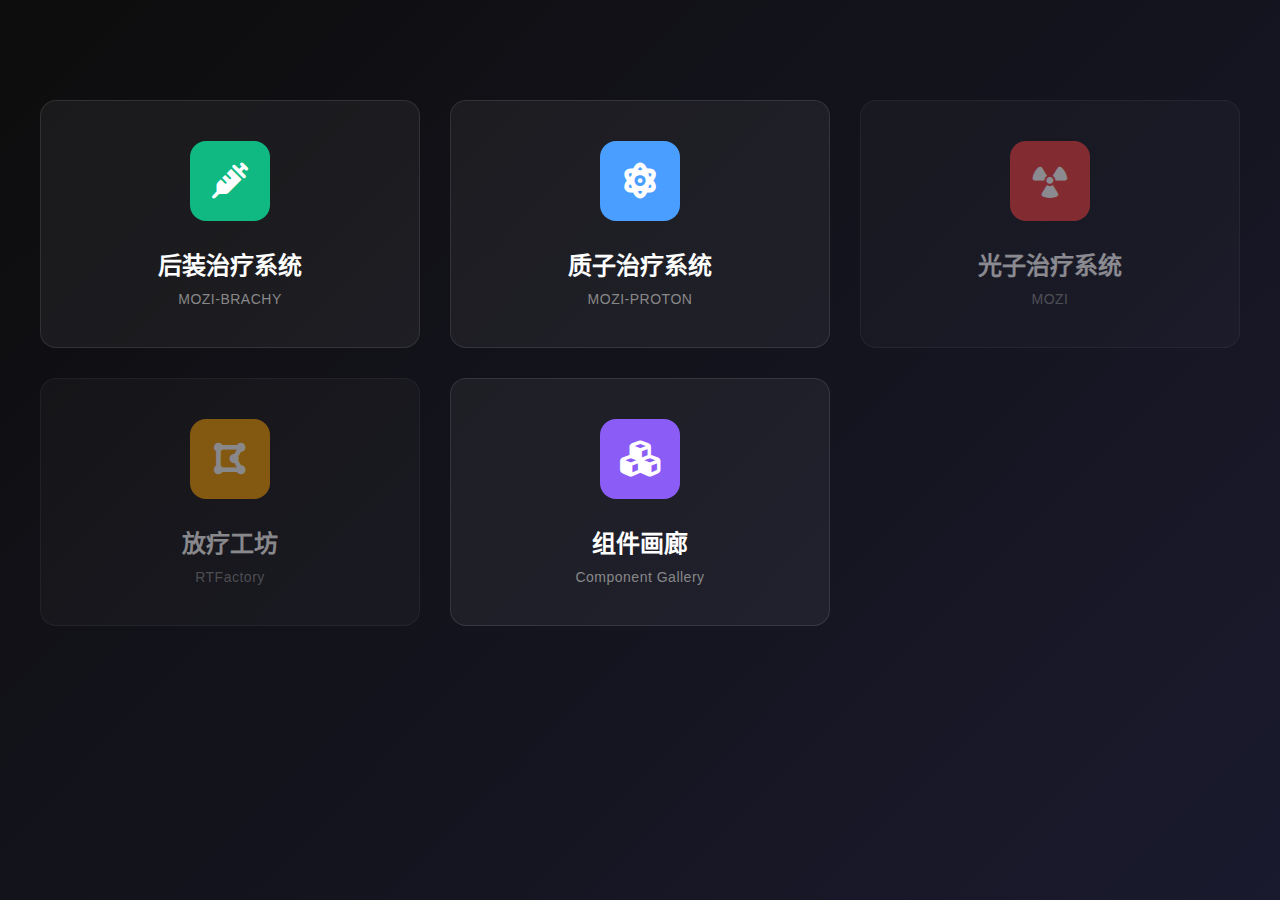
<file: index.html>
<!DOCTYPE html>
<html lang="zh-CN">
<head>
    <meta charset="UTF-8">
    <meta name="viewport" content="width=device-width, initial-scale=1.0">
    <title>功能系统原型</title>
    <link href="https://cdnjs.cloudflare.com/ajax/libs/font-awesome/6.0.0/css/all.min.css" rel="stylesheet">
    <style>
        * {
            margin: 0;
            padding: 0;
            box-sizing: border-box;
        }

        body {
            font-family: -apple-system, BlinkMacSystemFont, 'Segoe UI', 'Microsoft YaHei', sans-serif;
            background: linear-gradient(135deg, #0d0d0d 0%, #1a1a2e 100%);
            color: #ffffff;
            min-height: 100vh;
            display: flex;
            flex-direction: column;
            align-items: center;
            padding: 40px 20px;
        }

        .container {
            max-width: 1200px;
            width: 100%;
        }

        /* 顶部Logo和标题 */
        .header {
            text-align: center;
            margin-bottom: 60px;
            animation: fadeInDown 0.8s ease-out;
        }

        .logo {
            font-size: 48px;
            font-weight: 700;
            background: linear-gradient(135deg, #667eea 0%, #764ba2 100%);
            -webkit-background-clip: text;
            -webkit-text-fill-color: transparent;
            background-clip: text;
            margin-bottom: 10px;
            letter-spacing: 2px;
        }

        .subtitle {
            font-size: 18px;
            color: #999;
            margin-bottom: 30px;
        }

        .description {
            font-size: 14px;
            color: #666;
            max-width: 600px;
            margin: 0 auto;
            line-height: 1.6;
        }

        /* 产品网格 */
        .products-grid {
            display: grid;
            grid-template-columns: repeat(auto-fit, minmax(280px, 1fr));
            gap: 30px;
            margin-bottom: 40px;
        }

        /* 产品卡片 */
        .product-card {
            background: rgba(255, 255, 255, 0.05);
            border: 1px solid rgba(255, 255, 255, 0.1);
            border-radius: 16px;
            padding: 40px 30px;
            cursor: pointer;
            transition: all 0.3s ease;
            position: relative;
            overflow: hidden;
            animation: fadeInUp 0.8s ease-out;
            animation-fill-mode: both;
            display: flex;
            flex-direction: column;
            align-items: center;
            text-align: center;
        }

        .product-card:nth-child(1) { animation-delay: 0.1s; }
        .product-card:nth-child(2) { animation-delay: 0.2s; }
        .product-card:nth-child(3) { animation-delay: 0.3s; }
        .product-card:nth-child(4) { animation-delay: 0.4s; }
        .product-card:nth-child(5) { animation-delay: 0.5s; }

        .product-card::before {
            content: '';
            position: absolute;
            top: 0;
            left: 0;
            right: 0;
            height: 4px;
            background: linear-gradient(90deg, var(--card-color) 0%, transparent 100%);
            opacity: 0;
            transition: opacity 0.3s ease;
        }

        .product-card:hover::before {
            opacity: 1;
        }

        .product-card:hover {
            transform: translateY(-8px);
            background: rgba(255, 255, 255, 0.08);
            border-color: var(--card-color);
            box-shadow: 0 12px 40px rgba(0, 0, 0, 0.4);
        }

        .product-card.disabled {
            cursor: not-allowed;
            opacity: 0.5;
        }

        .product-card.disabled:hover {
            transform: none;
            background: rgba(255, 255, 255, 0.05);
            border-color: rgba(255, 255, 255, 0.1);
            box-shadow: none;
        }

        /* 产品颜色 */
        .product-card.proton { --card-color: #4a9eff; }
        .product-card.brachy { --card-color: #10b981; }
        .product-card.photon { --card-color: #ef4444; }
        .product-card.contour { --card-color: #f59e0b; }
        .product-card.gallery { --card-color: #8b5cf6; }

        .card-icon {
            width: 80px;
            height: 80px;
            border-radius: 16px;
            display: flex;
            align-items: center;
            justify-content: center;
            font-size: 36px;
            margin-bottom: 25px;
            background: var(--card-color);
            color: white;
        }

        .card-header {
            width: 100%;
        }

        .card-title {
            font-size: 24px;
            font-weight: 600;
            margin-bottom: 10px;
            color: #fff;
        }

        .card-subtitle {
            font-size: 14px;
            color: #888;
            letter-spacing: 0.5px;
        }

        .card-description {
            font-size: 13px;
            color: #999;
            line-height: 1.6;
            margin-bottom: 20px;
            min-height: 60px;
        }

        .card-features {
            list-style: none;
            margin-bottom: 20px;
        }

        .card-features li {
            font-size: 12px;
            color: #666;
            padding: 4px 0;
            padding-left: 20px;
            position: relative;
        }

        .card-features li::before {
            content: '✓';
            position: absolute;
            left: 0;
            color: var(--card-color);
            font-weight: bold;
        }

        .card-footer {
            display: flex;
            align-items: center;
            justify-content: space-between;
        }

        .status-badge {
            display: inline-block;
            padding: 4px 12px;
            border-radius: 12px;
            font-size: 11px;
            font-weight: 600;
            text-transform: uppercase;
        }

        .status-badge.ready {
            background: rgba(16, 185, 129, 0.2);
            color: #10b981;
        }

        .status-badge.coming {
            background: rgba(156, 163, 175, 0.2);
            color: #9ca3af;
        }

        .card-arrow {
            font-size: 20px;
            color: var(--card-color);
            opacity: 0;
            transform: translateX(-10px);
            transition: all 0.3s ease;
        }

        .product-card:hover .card-arrow {
            opacity: 1;
            transform: translateX(0);
        }

        /* 底部信息 */
        .footer {
            text-align: center;
            margin-top: 60px;
            color: #666;
            font-size: 13px;
        }

        .footer a {
            color: #888;
            text-decoration: none;
            transition: color 0.3s ease;
        }

        .footer a:hover {
            color: #fff;
        }

        /* 动画 */
        @keyframes fadeInDown {
            from {
                opacity: 0;
                transform: translateY(-30px);
            }
            to {
                opacity: 1;
                transform: translateY(0);
            }
        }

        @keyframes fadeInUp {
            from {
                opacity: 0;
                transform: translateY(30px);
            }
            to {
                opacity: 1;
                transform: translateY(0);
            }
        }

        /* 响应式 */
        @media (max-width: 768px) {
            .logo {
                font-size: 36px;
            }

            .products-grid {
                grid-template-columns: 1fr;
            }
        }
    </style>
</head>
<body>
    <div class="container">
        <!-- 顶部标题 - 简化版 -->
        <div class="header">
                            </div>
                    
        <!-- 产品网格 -->
        <div class="products-grid">
            <!-- 后装系统 -->
            <div class="product-card brachy" onclick="navigateTo('brachy-client/index.html', this)">
                <div class="card-icon">
                    <i class="fas fa-syringe"></i>
                    </div>
                <div class="card-header">
                    <h2 class="card-title">后装治疗系统</h2>
                    <p class="card-subtitle">MOZI-BRACHY</p>
                                    </div>
                                </div>
                                
            <!-- 质子系统 -->
            <div class="product-card proton" onclick="navigateTo('proton-client/index.html', this)">
                <div class="card-icon">
                                <i class="fas fa-atom"></i>
                        </div>
                <div class="card-header">
                    <h2 class="card-title">质子治疗系统</h2>
                    <p class="card-subtitle">MOZI-PROTON</p>
                    </div>
                                </div>
                                
            <!-- 光子系统 -->
            <div class="product-card photon disabled">
                <div class="card-icon">
                    <i class="fas fa-radiation"></i>
                                </div>
                <div class="card-header">
                    <h2 class="card-title">光子治疗系统</h2>
                    <p class="card-subtitle">MOZI</p>
                            </div>
            </div>

            <!-- 放疗工坊 -->
            <div class="product-card contour disabled">
                <div class="card-icon">
                    <i class="fas fa-draw-polygon"></i>
                    </div>
                <div class="card-header">
                    <h2 class="card-title">放疗工坊</h2>
                    <p class="card-subtitle">RTFactory</p>
                        </div>
                    </div>

            <!-- 组件画廊 -->
            <div class="product-card gallery" onclick="navigateTo('component-gallery/index.html', this)">
                <div class="card-icon">
                    <i class="fas fa-cubes"></i>
                </div>
                <div class="card-header">
                    <h2 class="card-title">组件画廊</h2>
                    <p class="card-subtitle">Component Gallery</p>
                </div>
            </div>
                </div>

            </div>

    <script>
        function navigateTo(url, element) {
            // 检查是否是disabled卡片
            if (element && element.classList.contains('disabled')) {
                return;
            }
            window.location.href = url;
        }

        // 添加键盘快捷键
        document.addEventListener('keydown', function(e) {
            if (e.key === '1') navigateTo('brachy-client/index.html');
            if (e.key === '2') navigateTo('proton-client/index.html');
            if (e.key === '3') navigateTo('component-gallery/index.html');
        });

        // 页面加载动画
        window.addEventListener('load', function() {
            document.body.style.opacity = '0';
            setTimeout(() => {
                document.body.style.transition = 'opacity 0.5s ease';
                document.body.style.opacity = '1';
            }, 100);
        });
    </script>
</body>
</html>
</file>
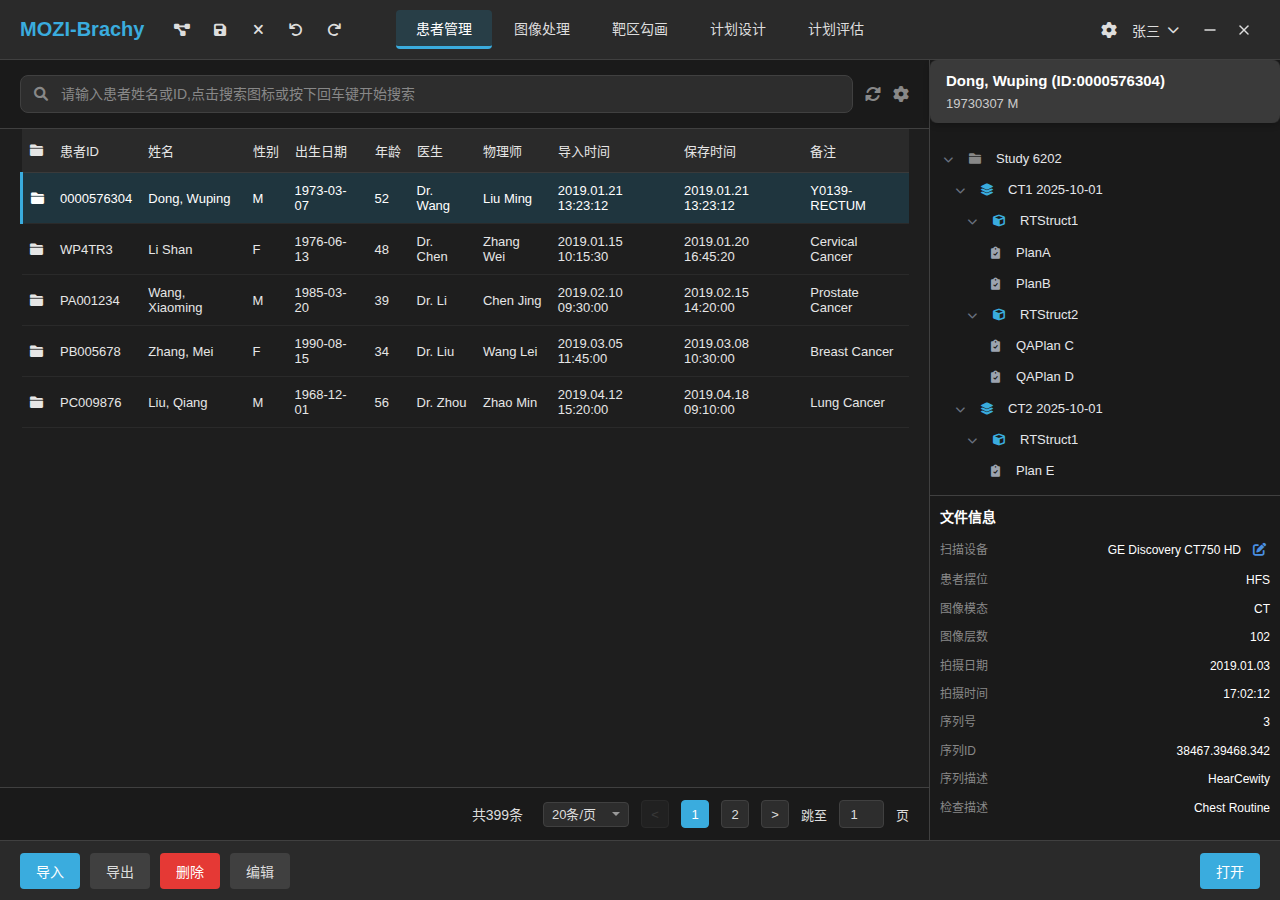
<file: brachy-client/index.html>
<!DOCTYPE html>
<html lang="zh-CN">
<head>
    <meta charset="UTF-8">
    <meta name="viewport" content="width=device-width, initial-scale=1.0">
    <title>MOZI Brachy - 后装治疗计划系统</title>
    <link rel="stylesheet" href="../shared/styles/styles.css">
    <link href="https://cdnjs.cloudflare.com/ajax/libs/font-awesome/6.0.0/css/all.min.css" rel="stylesheet">
    <style>
        * {
            margin: 0;
            padding: 0;
            box-sizing: border-box;
        }

        body {
            font-family: 'Microsoft YaHei', 'SimHei', Arial, sans-serif;
            background: #1a1a1a;
            color: #ffffff;
            overflow: hidden;
        }

        .app-container {
            display: flex;
            flex-direction: column;
            height: 100vh;
            width: 100vw;
        }

        /* 顶部导航栏 */
        .top-nav {
            display: flex;
            align-items: center;
            justify-content: space-between;
            height: 60px;
            background: #2a2a2a;
            border-bottom: 1px solid #404040;
            padding: 0 20px;
            z-index: 1000;
        }

        .nav-left {
            display: flex;
            align-items: center;
            gap: 20px;
        }

        .logo {
            font-size: 20px;
            font-weight: 600;
            color: #3AACDE;
            white-space: nowrap;
        }

        .nav-icons {
            display: flex;
            gap: 2px;
        }

        .nav-icon-btn {
            width: 36px;
            height: 36px;
            background: transparent;
            border: none;
            color: #ddd;
            cursor: pointer;
            border-radius: 4px;
            display: flex;
            align-items: center;
            justify-content: center;
            transition: all 0.3s;
        }

        .nav-icon-btn:hover {
            background: #404040;
            color: #ffffff;
        }

        .nav-center {
            flex: 1;
            display: flex;
            justify-content: center;
        }

        .main-nav {
            display: flex;
            gap: 2px;
        }

        .nav-item {
            padding: 8px 20px;
            color: #ddd;
            text-decoration: none;
            border-radius: 4px;
            transition: all 0.3s;
            font-size: 14px;
            white-space: nowrap;
        }

        .nav-item:hover {
            background: #404040;
            color: #ffffff;
        }

        .nav-item.active {
            background-color: rgba(33, 143, 191, 0.2);
            color: #ffffff;
            border-bottom: 3px solid #3AACDE;
            position: relative;
        }

        .nav-right {
            display: flex;
            align-items: center;
            gap: 15px;
        }

        .user-profile {
            display: flex;
            align-items: center;
            gap: 8px;
            color: #ddd;
            font-size: 14px;
            cursor: pointer;
        }

        .user-profile:hover {
            color: #ffffff;
        }

        .window-controls {
            display: flex;
            gap: 2px;
        }

        .window-control-btn {
            width: 32px;
            height: 32px;
            background: transparent;
            border: none;
            color: #ddd;
            cursor: pointer;
            border-radius: 4px;
            display: flex;
            align-items: center;
            justify-content: center;
            transition: all 0.3s;
        }

        .window-control-btn:hover {
            background: #404040;
            color: #ffffff;
        }

        .window-control-btn.close-btn:hover {
            background: #e53935;
            color: #ffffff;
        }

        /* 主内容区域 */
        .main-content {
            flex: 1;
            position: relative;
            overflow: hidden;
        }

        .module-frame {
            width: 100%;
            height: 100%;
            border: 0;
            background: #1a1a1a;
            display: none;
        }

        .module-frame.active {
            display: block;
        }
    </style>
</head>
<body>
    <div class="app-container">
        <!-- 顶部导航栏 -->
        <header class="top-nav">
            <div class="nav-left">
                <div class="logo">MOZI-Brachy</div>
                <div class="nav-icons">
                    <button class="nav-icon-btn" id="navWorkflowBtn" title="工作流">
                        <i class="fas fa-project-diagram"></i>
                    </button>
                    <button class="nav-icon-btn" id="navSaveBtn" title="保存">
                        <i class="fas fa-save"></i>
                    </button>
                    <button class="nav-icon-btn" id="navCloseBtn" title="关闭">
                        <i class="fas fa-times"></i>
                    </button>
                    <button class="nav-icon-btn" id="navUndoBtn" title="撤销">
                        <i class="fas fa-undo"></i>
                    </button>
                    <button class="nav-icon-btn" id="navRedoBtn" title="恢复">
                        <i class="fas fa-redo"></i>
                    </button>
                </div>
            </div>
            
            <div class="nav-center">
                <nav class="main-nav">
                    <a href="#" class="nav-item active" data-module="patient">患者管理</a>
                    <a href="#" class="nav-item" data-module="image">图像处理</a>
                    <a href="#" class="nav-item" data-module="target">靶区勾画</a>
                    <a href="#" class="nav-item" data-module="plan">计划设计</a>
                    <a href="#" class="nav-item" data-module="evaluation">计划评估</a>
                </nav>
            </div>
            
            <div class="nav-right">
                <i class="fas fa-cog" style="cursor: pointer;"></i>
                <div class="user-profile">
                    张三 <i class="fas fa-chevron-down"></i>
                </div>
                <div class="window-controls">
                    <button class="window-control-btn" title="最小化">
                        <svg width="16" height="16" viewBox="0 0 16 16" fill="none">
                            <line x1="3" y1="8" x2="13" y2="8" stroke="currentColor" stroke-width="1.5" stroke-linecap="round"/>
                        </svg>
                    </button>
                    <button class="window-control-btn close-btn" title="关闭">
                        <svg width="16" height="16" viewBox="0 0 16 16" fill="none">
                            <line x1="4" y1="4" x2="12" y2="12" stroke="currentColor" stroke-width="1.5" stroke-linecap="round"/>
                            <line x1="12" y1="4" x2="4" y2="12" stroke="currentColor" stroke-width="1.5" stroke-linecap="round"/>
                        </svg>
                    </button>
                </div>
            </div>
        </header>

        <!-- 主内容区域 - 使用 iframe 加载各个模块 -->
        <main class="main-content">
            <iframe id="patientFrame" class="module-frame active" src="modules/patient-management-module.html" loading="lazy"></iframe>
            <iframe id="imageFrame" class="module-frame" src="modules/image-processing-module.html" loading="lazy"></iframe>
            <iframe id="targetFrame" class="module-frame" src="modules/target-delineation-module.html" loading="lazy"></iframe>
            <iframe id="planFrame" class="module-frame" src="modules/plan-design-module.html" loading="lazy"></iframe>
            <iframe id="evaluationFrame" class="module-frame" src="modules/plan-evaluation-module.html" loading="lazy"></iframe>
        </main>
    </div>

    <script>
        // 模块导航逻辑
        document.addEventListener('DOMContentLoaded', function() {
            const navItems = document.querySelectorAll('.nav-item');
            const moduleFrames = document.querySelectorAll('.module-frame');
            const settingsIcon = document.querySelector('.nav-right .fa-cog');
            
            // 模块与iframe的映射
            const moduleFrameMap = {
                'patient': 'patientFrame',
                'image': 'imageFrame',
                'target': 'targetFrame',
                'plan': 'planFrame',
                'evaluation': 'evaluationFrame'
            };
            
            // 导航切换处理
            navItems.forEach(item => {
                item.addEventListener('click', function(e) {
                    e.preventDefault();
                    
                    const moduleName = this.getAttribute('data-module');
                    const frameId = moduleFrameMap[moduleName];
                    
                    if (!frameId) return;
                    
                    // 更新导航激活状态
                    navItems.forEach(nav => nav.classList.remove('active'));
                    this.classList.add('active');
                    
                    // 切换iframe显示
                    moduleFrames.forEach(frame => frame.classList.remove('active'));
                    document.getElementById(frameId).classList.add('active');
                });
            });
            
            // 顶部右侧系统设置图标点击，跳转到系统设置页面
            if (settingsIcon) {
                settingsIcon.addEventListener('click', function() {
                    window.location.href = '../shared/modules/system-settings.html';
                });
            }
            
            // 工具栏按钮事件（可根据需要添加功能）
            document.getElementById('navWorkflowBtn').addEventListener('click', function() {
                console.log('工作流按钮点击');
            });
            
            document.getElementById('navSaveBtn').addEventListener('click', function() {
                console.log('保存按钮点击');
            });
            
            document.getElementById('navCloseBtn').addEventListener('click', function() {
                console.log('关闭按钮点击');
            });
            
            document.getElementById('navUndoBtn').addEventListener('click', function() {
                console.log('撤销按钮点击');
            });
            
            document.getElementById('navRedoBtn').addEventListener('click', function() {
                console.log('恢复按钮点击');
            });
            
            // 窗口控制按钮事件
            document.querySelectorAll('.window-control-btn').forEach((btn) => {
                btn.addEventListener('click', function() {
                    if (this.classList.contains('close-btn')) {
                        // 返回到主页
                        window.location.href = '../index.html';
                    } else {
                        // 最小化窗口
                        alert('最小化窗口');
                    }
                });
            });
        });
    </script>
</body>
</html>
</file>
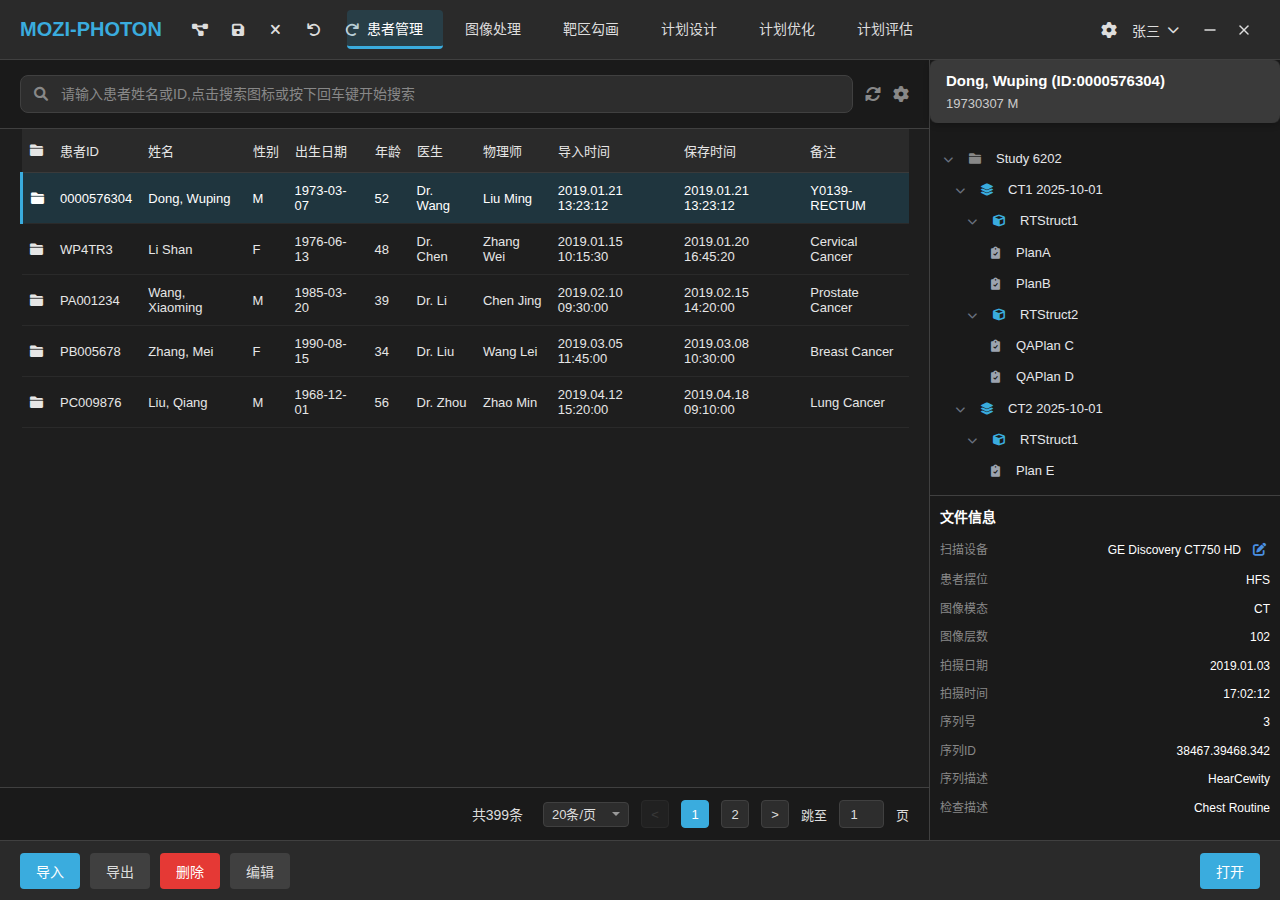
<file: photon-client/index.html>
<!DOCTYPE html>
<html lang="zh-CN">
<head>
    <meta charset="UTF-8">
    <meta name="viewport" content="width=device-width, initial-scale=1.0">
    <title>MOZI Photon - 光子治疗计划系统</title>
    <link rel="stylesheet" href="../shared/styles/styles.css">
    <link href="https://cdnjs.cloudflare.com/ajax/libs/font-awesome/6.0.0/css/all.min.css" rel="stylesheet">
    <style>
        * {
            margin: 0;
            padding: 0;
            box-sizing: border-box;
        }

        body {
            font-family: 'Microsoft YaHei', 'SimHei', Arial, sans-serif;
            background: #1a1a1a;
            color: #ffffff;
            overflow: hidden;
        }

        .app-container {
            display: flex;
            flex-direction: column;
            height: 100vh;
            width: 100vw;
        }

        /* 顶部导航栏 */
        .top-nav {
            display: flex;
            align-items: center;
            justify-content: space-between;
            height: 60px;
            background: #2a2a2a;
            border-bottom: 1px solid #404040;
            padding: 0 20px;
            z-index: 1000;
        }

        .nav-left {
            display: flex;
            align-items: center;
            gap: 20px;
        }

        .logo {
            font-size: 20px;
            font-weight: 600;
            color: #3AACDE;
            white-space: nowrap;
        }

        .nav-icons {
            display: flex;
            gap: 2px;
        }

        .nav-icon-btn {
            width: 36px;
            height: 36px;
            background: transparent;
            border: none;
            color: #ddd;
            cursor: pointer;
            border-radius: 4px;
            display: flex;
            align-items: center;
            justify-content: center;
            transition: all 0.3s;
        }

        .nav-icon-btn:hover {
            background: #404040;
            color: #ffffff;
        }

        .nav-center {
            flex: 1;
            display: flex;
            justify-content: center;
        }

        .main-nav {
            display: flex;
            gap: 2px;
        }

        .nav-item {
            padding: 8px 20px;
            color: #ddd;
            text-decoration: none;
            border-radius: 4px;
            transition: all 0.3s;
            font-size: 14px;
            white-space: nowrap;
        }

        .nav-item:hover {
            background: #404040;
            color: #ffffff;
        }

        .nav-item.active {
            background-color: rgba(33, 143, 191, 0.2);
            color: #ffffff;
            border-bottom: 3px solid #3AACDE;
            position: relative;
        }

        .nav-right {
            display: flex;
            align-items: center;
            gap: 15px;
        }

        .user-profile {
            display: flex;
            align-items: center;
            gap: 8px;
            color: #ddd;
            font-size: 14px;
            cursor: pointer;
        }

        .user-profile:hover {
            color: #ffffff;
        }

        .window-controls {
            display: flex;
            gap: 2px;
        }

        .window-control-btn {
            width: 32px;
            height: 32px;
            background: transparent;
            border: none;
            color: #ddd;
            cursor: pointer;
            border-radius: 4px;
            display: flex;
            align-items: center;
            justify-content: center;
            transition: all 0.3s;
        }

        .window-control-btn:hover {
            background: #404040;
            color: #ffffff;
        }

        .window-control-btn.close-btn:hover {
            background: #e53935;
            color: #ffffff;
        }

        /* 主内容区域 */
        .main-content {
            flex: 1;
            position: relative;
            overflow: hidden;
        }

        .module-frame {
            width: 100%;
            height: 100%;
            border: 0;
            background: #1a1a1a;
            display: none;
        }

        .module-frame.active {
            display: block;
        }
    </style>
</head>
<body>
    <div class="app-container">
        <!-- 顶部导航栏 -->
        <header class="top-nav">
            <div class="nav-left">
                <div class="logo">MOZI-PHOTON</div>
                <div class="nav-icons">
                    <button class="nav-icon-btn" id="navWorkflowBtn" title="工作流">
                        <i class="fas fa-project-diagram"></i>
                    </button>
                    <button class="nav-icon-btn" id="navSaveBtn" title="保存">
                        <i class="fas fa-save"></i>
                    </button>
                    <button class="nav-icon-btn" id="navCloseBtn" title="关闭">
                        <i class="fas fa-times"></i>
                    </button>
                    <button class="nav-icon-btn" id="navUndoBtn" title="撤销">
                        <i class="fas fa-undo"></i>
                    </button>
                    <button class="nav-icon-btn" id="navRedoBtn" title="恢复">
                        <i class="fas fa-redo"></i>
                    </button>
                </div>
            </div>
            
            <div class="nav-center">
                <nav class="main-nav">
                    <a href="#" class="nav-item active" data-module="patient">患者管理</a>
                    <a href="#" class="nav-item" data-module="image">图像处理</a>
                    <a href="#" class="nav-item" data-module="target">靶区勾画</a>
                    <a href="#" class="nav-item" data-module="plan">计划设计</a>
                    <a href="#" class="nav-item" data-module="plan-optimization">计划优化</a>
                    <a href="#" class="nav-item" data-module="evaluation">计划评估</a>
                </nav>
            </div>
            
            <div class="nav-right">
                <i class="fas fa-cog" style="cursor: pointer;"></i>
                <div class="user-profile">
                    张三 <i class="fas fa-chevron-down"></i>
                </div>
                <div class="window-controls">
                    <button class="window-control-btn" title="最小化">
                        <svg width="16" height="16" viewBox="0 0 16 16" fill="none">
                            <line x1="3" y1="8" x2="13" y2="8" stroke="currentColor" stroke-width="1.5" stroke-linecap="round"/>
                        </svg>
                    </button>
                    <button class="window-control-btn close-btn" title="关闭">
                        <svg width="16" height="16" viewBox="0 0 16 16" fill="none">
                            <line x1="4" y1="4" x2="12" y2="12" stroke="currentColor" stroke-width="1.5" stroke-linecap="round"/>
                            <line x1="12" y1="4" x2="4" y2="12" stroke="currentColor" stroke-width="1.5" stroke-linecap="round"/>
                        </svg>
                    </button>
                </div>
            </div>
        </header>

        <!-- 主内容区域 - 使用 iframe 加载各个模块 -->
        <main class="main-content">
            <iframe id="patientFrame" class="module-frame active" src="modules/patient-management-module.html" loading="lazy"></iframe>
            <iframe id="imageFrame" class="module-frame" src="modules/image-processing-module.html" loading="lazy"></iframe>
            <iframe id="targetFrame" class="module-frame" src="modules/target-delineation-module.html" loading="lazy"></iframe>
            <iframe id="planFrame" class="module-frame" src="modules/plan-design-module.html" loading="lazy"></iframe>
            <iframe id="planOptimizationFrame" class="module-frame" src="modules/plan-optimization-module.html" loading="lazy"></iframe>
            <iframe id="evaluationFrame" class="module-frame" src="modules/plan-evaluation-module.html" loading="lazy"></iframe>
        </main>
    </div>

    <script>
        // 模块导航逻辑
        document.addEventListener('DOMContentLoaded', function() {
            const navItems = document.querySelectorAll('.nav-item');
            const moduleFrames = document.querySelectorAll('.module-frame');
            const settingsIcon = document.querySelector('.nav-right .fa-cog');
            
            // 模块与iframe的映射
            const moduleFrameMap = {
                'patient': 'patientFrame',
                'image': 'imageFrame',
                'target': 'targetFrame',
                'plan': 'planFrame',
                'plan-optimization': 'planOptimizationFrame',
                'evaluation': 'evaluationFrame'
            };
            
            // 导航切换处理
            navItems.forEach(item => {
                item.addEventListener('click', function(e) {
                    e.preventDefault();
                    
                    const moduleName = this.getAttribute('data-module');
                    const frameId = moduleFrameMap[moduleName];
                    
                    if (!frameId) return;
                    
                    // 更新导航激活状态
                    navItems.forEach(nav => nav.classList.remove('active'));
                    this.classList.add('active');
                    
                    // 切换iframe显示
                    moduleFrames.forEach(frame => frame.classList.remove('active'));
                    document.getElementById(frameId).classList.add('active');
                });
            });
            
            // 顶部右侧系统设置图标点击，跳转到系统设置页面
            if (settingsIcon) {
                settingsIcon.addEventListener('click', function() {
                    window.location.href = '../shared/modules/system-settings.html';
                });
            }
            
            // 工具栏按钮事件（可根据需要添加功能）
            document.getElementById('navWorkflowBtn').addEventListener('click', function() {
                console.log('工作流按钮点击');
            });
            
            document.getElementById('navSaveBtn').addEventListener('click', function() {
                console.log('保存按钮点击');
            });
            
            document.getElementById('navCloseBtn').addEventListener('click', function() {
                console.log('关闭按钮点击');
            });
            
            document.getElementById('navUndoBtn').addEventListener('click', function() {
                console.log('撤销按钮点击');
            });
            
            document.getElementById('navRedoBtn').addEventListener('click', function() {
                console.log('恢复按钮点击');
            });
            
            // 窗口控制按钮事件
            document.querySelectorAll('.window-control-btn').forEach((btn) => {
                btn.addEventListener('click', function() {
                    if (this.classList.contains('close-btn')) {
                        // 返回到主页
                        window.location.href = '../index.html';
                    } else {
                        // 最小化窗口
                        alert('最小化窗口');
                    }
                });
            });
        });
    </script>
</body>
</html>
</file>
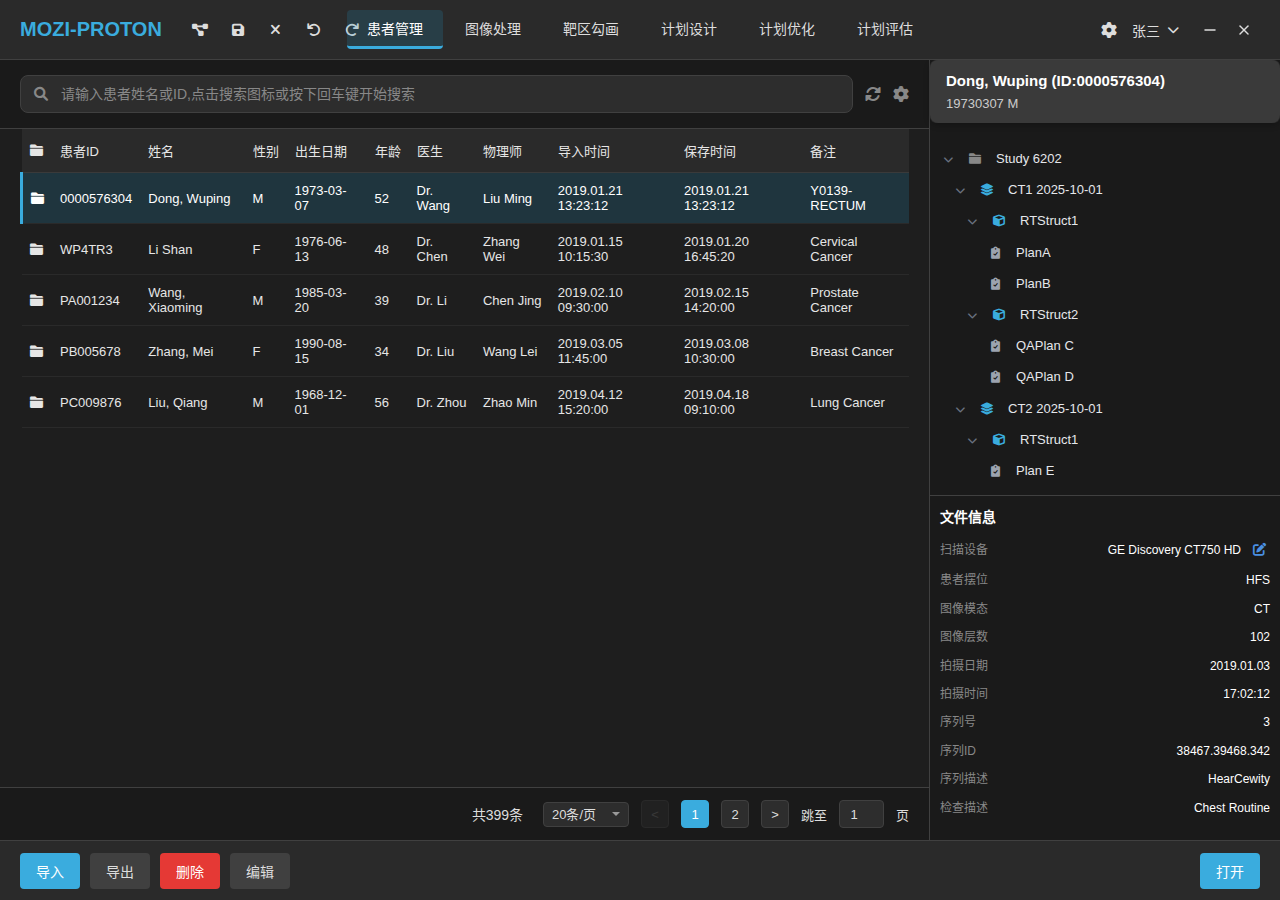
<file: proton-client/index.html>
<!DOCTYPE html>
<html lang="zh-CN">
<head>
    <meta charset="UTF-8">
    <meta name="viewport" content="width=device-width, initial-scale=1.0">
    <title>MOZI Proton - 质子治疗计划系统</title>
    <link rel="stylesheet" href="../shared/styles/styles.css">
    <link href="https://cdnjs.cloudflare.com/ajax/libs/font-awesome/6.0.0/css/all.min.css" rel="stylesheet">
    <style>
        * {
            margin: 0;
            padding: 0;
            box-sizing: border-box;
        }

        body {
            font-family: 'Microsoft YaHei', 'SimHei', Arial, sans-serif;
            background: #1a1a1a;
            color: #ffffff;
            overflow: hidden;
        }

        .app-container {
            display: flex;
            flex-direction: column;
            height: 100vh;
            width: 100vw;
        }

        /* 顶部导航栏 */
        .top-nav {
            display: flex;
            align-items: center;
            justify-content: space-between;
            height: 60px;
            background: #2a2a2a;
            border-bottom: 1px solid #404040;
            padding: 0 20px;
            z-index: 1000;
        }

        .nav-left {
            display: flex;
            align-items: center;
            gap: 20px;
        }

        .logo {
            font-size: 20px;
            font-weight: 600;
            color: #3AACDE;
            white-space: nowrap;
        }

        .nav-icons {
            display: flex;
            gap: 2px;
        }

        .nav-icon-btn {
            width: 36px;
            height: 36px;
            background: transparent;
            border: none;
            color: #ddd;
            cursor: pointer;
            border-radius: 4px;
            display: flex;
            align-items: center;
            justify-content: center;
            transition: all 0.3s;
        }

        .nav-icon-btn:hover {
            background: #404040;
            color: #ffffff;
        }

        .nav-center {
            flex: 1;
            display: flex;
            justify-content: center;
        }

        .main-nav {
            display: flex;
            gap: 2px;
        }

        .nav-item {
            padding: 8px 20px;
            color: #ddd;
            text-decoration: none;
            border-radius: 4px;
            transition: all 0.3s;
            font-size: 14px;
            white-space: nowrap;
        }

        .nav-item:hover {
            background: #404040;
            color: #ffffff;
        }

        .nav-item.active {
            background-color: rgba(33, 143, 191, 0.2);
            color: #ffffff;
            border-bottom: 3px solid #3AACDE;
            position: relative;
        }

        .nav-right {
            display: flex;
            align-items: center;
            gap: 15px;
        }

        .user-profile {
            display: flex;
            align-items: center;
            gap: 8px;
            color: #ddd;
            font-size: 14px;
            cursor: pointer;
        }

        .user-profile:hover {
            color: #ffffff;
        }

        .window-controls {
            display: flex;
            gap: 2px;
        }

        .window-control-btn {
            width: 32px;
            height: 32px;
            background: transparent;
            border: none;
            color: #ddd;
            cursor: pointer;
            border-radius: 4px;
            display: flex;
            align-items: center;
            justify-content: center;
            transition: all 0.3s;
        }

        .window-control-btn:hover {
            background: #404040;
            color: #ffffff;
        }

        .window-control-btn.close-btn:hover {
            background: #e53935;
            color: #ffffff;
        }

        /* 主内容区域 */
        .main-content {
            flex: 1;
            position: relative;
            overflow: hidden;
        }

        .module-frame {
            width: 100%;
            height: 100%;
            border: 0;
            background: #1a1a1a;
            display: none;
        }

        .module-frame.active {
            display: block;
        }
    </style>
</head>
<body>
    <div class="app-container">
        <!-- 顶部导航栏 -->
        <header class="top-nav">
            <div class="nav-left">
                <div class="logo">MOZI-PROTON</div>
                <div class="nav-icons">
                    <button class="nav-icon-btn" id="navWorkflowBtn" title="工作流">
                        <i class="fas fa-project-diagram"></i>
                    </button>
                    <button class="nav-icon-btn" id="navSaveBtn" title="保存">
                        <i class="fas fa-save"></i>
                    </button>
                    <button class="nav-icon-btn" id="navCloseBtn" title="关闭">
                        <i class="fas fa-times"></i>
                    </button>
                    <button class="nav-icon-btn" id="navUndoBtn" title="撤销">
                        <i class="fas fa-undo"></i>
                    </button>
                    <button class="nav-icon-btn" id="navRedoBtn" title="恢复">
                        <i class="fas fa-redo"></i>
                    </button>
                </div>
            </div>
            
            <div class="nav-center">
                <nav class="main-nav">
                    <a href="#" class="nav-item active" data-module="patient">患者管理</a>
                    <a href="#" class="nav-item" data-module="image">图像处理</a>
                    <a href="#" class="nav-item" data-module="target">靶区勾画</a>
                    <a href="#" class="nav-item" data-module="plan">计划设计</a>
                    <a href="#" class="nav-item" data-module="plan-optimization">计划优化</a>
                    <a href="#" class="nav-item" data-module="evaluation">计划评估</a>
                </nav>
            </div>
            
            <div class="nav-right">
                <i class="fas fa-cog" style="cursor: pointer;"></i>
                <div class="user-profile">
                    张三 <i class="fas fa-chevron-down"></i>
                </div>
                <div class="window-controls">
                    <button class="window-control-btn" title="最小化">
                        <svg width="16" height="16" viewBox="0 0 16 16" fill="none">
                            <line x1="3" y1="8" x2="13" y2="8" stroke="currentColor" stroke-width="1.5" stroke-linecap="round"/>
                        </svg>
                    </button>
                    <button class="window-control-btn close-btn" title="关闭">
                        <svg width="16" height="16" viewBox="0 0 16 16" fill="none">
                            <line x1="4" y1="4" x2="12" y2="12" stroke="currentColor" stroke-width="1.5" stroke-linecap="round"/>
                            <line x1="12" y1="4" x2="4" y2="12" stroke="currentColor" stroke-width="1.5" stroke-linecap="round"/>
                        </svg>
                    </button>
                </div>
            </div>
        </header>

        <!-- 主内容区域 - 使用 iframe 加载各个模块 -->
        <main class="main-content">
            <iframe id="patientFrame" class="module-frame active" src="modules/patient-management-module.html" loading="lazy"></iframe>
            <iframe id="imageFrame" class="module-frame" src="modules/image-processing-module.html" loading="lazy"></iframe>
            <iframe id="targetFrame" class="module-frame" src="modules/target-delineation-module.html" loading="lazy"></iframe>
            <iframe id="planFrame" class="module-frame" src="modules/plan-design-module.html" loading="lazy"></iframe>
            <iframe id="planOptimizationFrame" class="module-frame" src="modules/plan-optimization-module.html" loading="lazy"></iframe>
            <iframe id="evaluationFrame" class="module-frame" src="modules/plan-evaluation-module.html" loading="lazy"></iframe>
        </main>
    </div>

    <script>
        // 模块导航逻辑
        document.addEventListener('DOMContentLoaded', function() {
            const navItems = document.querySelectorAll('.nav-item');
            const moduleFrames = document.querySelectorAll('.module-frame');
            const settingsIcon = document.querySelector('.nav-right .fa-cog');
            
            // 模块与iframe的映射
            const moduleFrameMap = {
                'patient': 'patientFrame',
                'image': 'imageFrame',
                'target': 'targetFrame',
                'plan': 'planFrame',
                'plan-optimization': 'planOptimizationFrame',
                'evaluation': 'evaluationFrame'
            };
            
            // 导航切换处理
            navItems.forEach(item => {
                item.addEventListener('click', function(e) {
                    e.preventDefault();
                    
                    const moduleName = this.getAttribute('data-module');
                    const frameId = moduleFrameMap[moduleName];
                    
                    if (!frameId) return;
                    
                    // 更新导航激活状态
                    navItems.forEach(nav => nav.classList.remove('active'));
                    this.classList.add('active');
                    
                    // 切换iframe显示
                    moduleFrames.forEach(frame => frame.classList.remove('active'));
                    document.getElementById(frameId).classList.add('active');
                });
            });
            
            // 顶部右侧系统设置图标点击，跳转到系统设置页面
            if (settingsIcon) {
                settingsIcon.addEventListener('click', function() {
                    window.location.href = '../shared/modules/system-settings.html';
                });
            }
            
            // 工具栏按钮事件（可根据需要添加功能）
            document.getElementById('navWorkflowBtn').addEventListener('click', function() {
                console.log('工作流按钮点击');
            });
            
            document.getElementById('navSaveBtn').addEventListener('click', function() {
                console.log('保存按钮点击');
            });
            
            document.getElementById('navCloseBtn').addEventListener('click', function() {
                console.log('关闭按钮点击');
            });
            
            document.getElementById('navUndoBtn').addEventListener('click', function() {
                console.log('撤销按钮点击');
            });
            
            document.getElementById('navRedoBtn').addEventListener('click', function() {
                console.log('恢复按钮点击');
            });
            
            // 窗口控制按钮事件
            document.querySelectorAll('.window-control-btn').forEach((btn) => {
                btn.addEventListener('click', function() {
                    if (this.classList.contains('close-btn')) {
                        // 返回到主页
                        window.location.href = '../index.html';
                    } else {
                        // 最小化窗口
                        alert('最小化窗口');
                    }
                });
            });
        });
    </script>
</body>
</html>
</file>
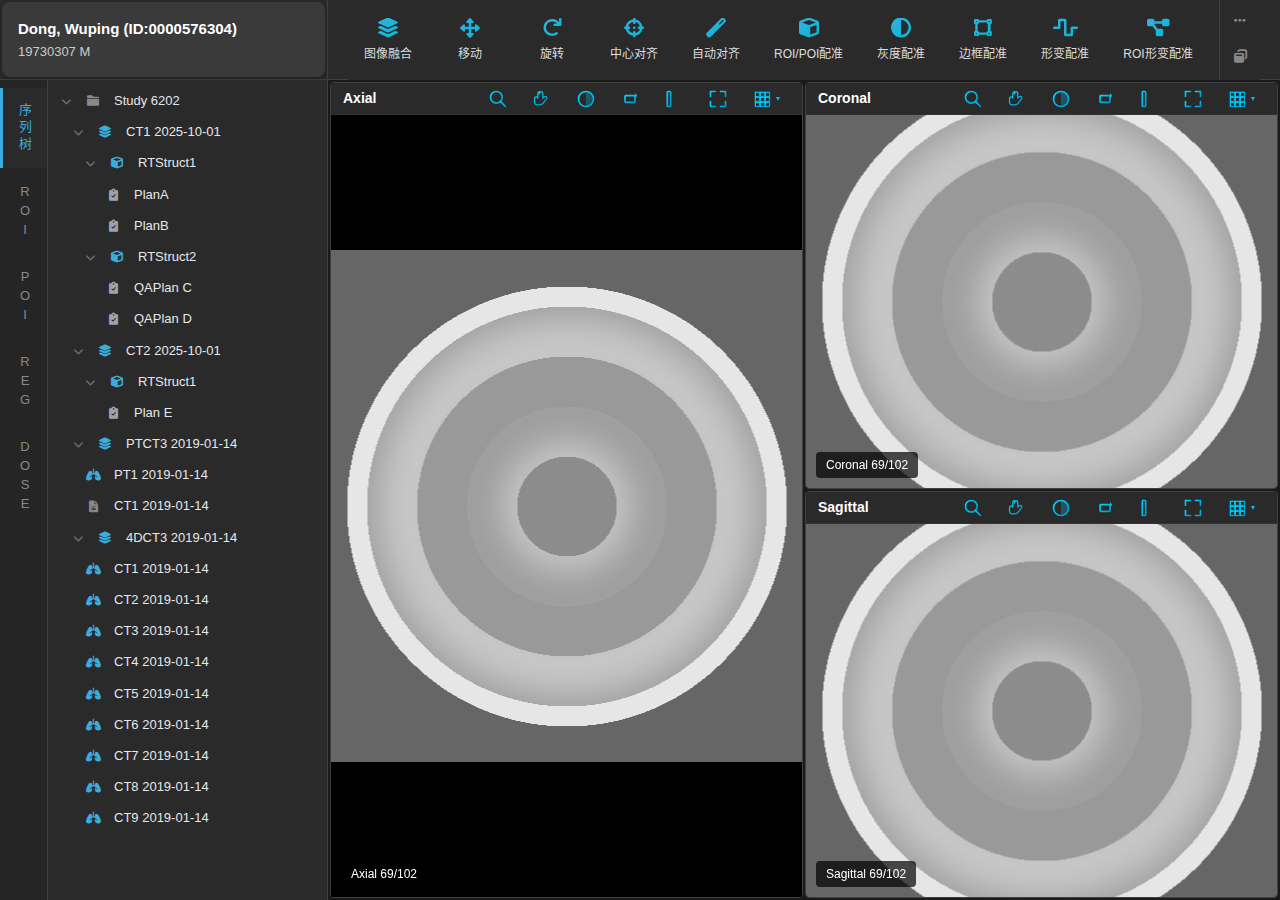
<file: brachy-client/modules/image-processing-module.html>
<!DOCTYPE html>
<html lang="zh-CN">
<head>
    <meta charset="UTF-8">
    <meta name="viewport" content="width=device-width, initial-scale=1.0">
    <title>图像处理 - MOZI Brachy</title>
    <link rel="stylesheet" href="../../shared/styles/styles.css">
    <link href="https://cdnjs.cloudflare.com/ajax/libs/font-awesome/6.0.0/css/all.min.css" rel="stylesheet">
    
    <style>
        * {
            margin: 0;
            padding: 0;
            box-sizing: border-box;
        }

        body {
            margin: 0;
            padding: 0;
            background: #1a1a1a;
            overflow: hidden;
            font-family: 'Microsoft YaHei', 'SimHei', Arial, sans-serif;
            color: #ffffff;
        }

        .image-processing-content {
            display: flex;
            flex-direction: column;
            width: 100%;
            height: 100vh;
            background: #1a1a1a;
            /* 与下方左侧栏一致：顶部患者区宽度 = 页签 + 内容区（内容区含内部纵向滚动条） */
            --td-left-tabs-width: 48px;
            --td-left-content-width: 280px;
        }

        /* 顶部区域（患者概览 + 工具栏） */
        .top-area {
            display: flex;
            height: 80px;
            flex-shrink: 0;
            border-bottom: 1px solid #404040;
        }

        /* 患者概览区域 */
        .patient-overview {
            width: calc(var(--td-left-tabs-width) + var(--td-left-content-width));
            flex: 0 0 calc(var(--td-left-tabs-width) + var(--td-left-content-width));
            min-width: calc(var(--td-left-tabs-width) + var(--td-left-content-width));
            background: #2a2a2a;
            border-right: 1px solid #404040;
            display: flex;
            align-items: center;
            justify-content: center;
            padding: 2px;
        }

        .patient-card {
            background: #3a3a3a;
            border-radius: 8px;
            padding: 12px 16px;
            width: 100%;
        }

        .patient-name-line {
            font-size: 15px;
            font-weight: 600;
            color: #ffffff;
            margin-bottom: 6px;
            white-space: nowrap;
            overflow: hidden;
            text-overflow: ellipsis;
        }

        .patient-info-line {
            font-size: 13px;
            color: #cccccc;
            white-space: nowrap;
            overflow: hidden;
            text-overflow: ellipsis;
        }

        /* 工具栏区域 */
        .toolbar-area {
            flex: 1;
            min-width: 0; /* 允许收缩，触发内部工具栏横向滚动 */
            background: #2a2a2a;
            display: flex;
            align-items: center;
            padding: 0 20px;
        }

        /* 下方内容区域（包含左侧栏和主显示区） */
        .content-wrapper {
            display: flex;
            flex: 1;
            overflow: hidden;
        }

        /* 左侧栏页签区域 */
        .left-sidebar-tabs {
            width: var(--td-left-tabs-width);
            background: #252525;
            border-right: 1px solid #404040;
            display: flex;
            flex-direction: column;
            padding: 8px 0;
            gap: 4px;
        }

        .sidebar-tab {
            width: 100%;
            min-height: 80px;
            padding: 12px 0;
            background: transparent;
            border: none;
            color: #888;
            cursor: pointer;
            display: flex;
            align-items: center;
            justify-content: center;
            transition: all 0.3s;
            border-left: 3px solid transparent;
            writing-mode: vertical-rl;
            text-orientation: upright;
            font-size: 13px;
            letter-spacing: 4px;
            font-weight: 500;
        }

        .sidebar-tab:hover {
            background: #2a2a2a;
            color: #ffffff;
        }

        .sidebar-tab.active {
            background: #2a2a2a;
            color: #3AACDE;
            border-left-color: #3AACDE;
        }

        /* 左侧栏内容区域 */
        .left-sidebar-content {
            width: var(--td-left-content-width);
            background: #2a2a2a;
            border-right: 1px solid #404040;
            display: flex;
            flex-direction: column;
            overflow: hidden;
        }

        .sidebar-content-panel {
            display: none;
            flex-direction: column;
            height: 100%;
            overflow-y: auto;
        }

        .sidebar-content-panel.active {
            display: flex;
        }

        .sidebar-panel-body {
            flex: 1;
            overflow-y: auto;
            display: flex;
            flex-direction: column;
        }

        /* 序列树样式 */
        .sequence-tree {
            padding: 8px 12px;
            color: #ddd;
            font-size: 14px;
        }

        .tree-line {
            display: flex;
            align-items: center;
            padding: 6px 0;
            cursor: pointer;
            transition: background 0.2s;
            border-radius: 3px;
            min-height: 32px;
            position: relative;
        }

        .tree-line:hover {
            background: #404040;
        }

        .tree-line.level-0 {
            padding-left: 0;
        }

        .tree-line.level-1 {
            padding-left: 20px;
        }

        .tree-line.level-2 {
            padding-left: 40px;
        }

        .tree-line.level-3 {
            padding-left: 60px;
        }

        .tree-line.level-4 {
            padding-left: 80px;
        }

        .tree-line.level-1::before,
        .tree-line.level-2::before,
        .tree-line.level-3::before,
        .tree-line.level-4::before {
            content: '';
            position: absolute;
            left: 10px;
            top: 0;
            bottom: 50%;
            width: 1px;
            border-left: 1px dashed #666;
        }

        .tree-line.level-1::after,
        .tree-line.level-2::after,
        .tree-line.level-3::after,
        .tree-line.level-4::after {
            content: '';
            position: absolute;
            left: 10px;
            top: 50%;
            width: 10px;
            height: 1px;
            border-top: 1px dashed #666;
        }

        .tree-line.level-2::before {
            left: 30px;
        }

        .tree-line.level-2::after {
            left: 30px;
        }

        .tree-line.level-3::before {
            left: 50px;
        }

        .tree-line.level-3::after {
            left: 50px;
        }

        .tree-line.level-4::before {
            left: 70px;
        }

        .tree-line.level-4::after {
            left: 70px;
        }

        .tree-line.selected {
            background-color: rgba(33, 143, 191, 0.2);
        }

        .tree-line.selected:hover {
            background-color: rgba(33, 143, 191, 0.3);
        }

        .tree-toggle {
            display: inline-block;
            width: 16px;
            height: 16px;
            line-height: 14px;
            text-align: center;
            font-size: 12px;
            font-weight: bold;
            color: #888;
            border: 1px solid #888;
            border-radius: 2px;
            margin-right: 8px;
            flex-shrink: 0;
        }

        .tree-line i {
            margin-right: 8px;
            width: 16px;
            color: #3AACDE;
            font-size: 14px;
            flex-shrink: 0;
        }

        .tree-line.selected i {
            color: #fff;
        }

        .tree-line > span:not(.tree-toggle) {
            color: #ddd;
        }

        .tree-line.selected > span:not(.tree-toggle) {
            color: #fff;
        }

        /* ROI容器需要占满空间 */
        #roiContainer {
            flex: 1;
            overflow: hidden;
        }

        /* DOSE容器需要占满空间 */
        #doseContainer {
            flex: 1;
            overflow: hidden;
        }

        /* 主显示区域 */
        .main-display-area {
            flex: 1;
            display: grid;
            grid-template-columns: 1fr 1fr;
            grid-template-rows: 1fr 1fr;
            gap: 2px;
            background: #1a1a1a;
            padding: 2px;
        }

        /* 横断面视图 - 占据左侧整列 */
        .view-panel.axial {
            grid-column: 1;
            grid-row: 1 / 3;
        }

        /* 冠状面视图 - 右上 */
        .view-panel.coronal {
            grid-column: 2;
            grid-row: 1;
        }

        /* 矢状面视图 - 右下 */
        .view-panel.sagittal {
            grid-column: 2;
            grid-row: 2;
        }

        .view-panel {
            background: #000000;
            border: 1px solid #404040;
            border-radius: 4px;
            overflow: hidden;
            position: relative;
        }

        /* 确保组件填满面板 */
        .view-panel > * {
            width: 100%;
            height: 100%;
        }

        /* 滚动条样式 */
        .sidebar-panel-body::-webkit-scrollbar {
            width: 8px;
        }

        .sidebar-panel-body::-webkit-scrollbar-track {
            background: #1a1a1a;
        }

        .sidebar-panel-body::-webkit-scrollbar-thumb {
            background: #404040;
            border-radius: 4px;
        }

        .sidebar-panel-body::-webkit-scrollbar-thumb:hover {
            background: #555;
        }
    </style>
</head>
<body>
    <div class="image-processing-content module-toolbar-layout-root">
        <!-- 顶部区域 -->
        <div class="top-area">
            <!-- 患者概览区域 -->
            <div class="patient-overview">
                <div id="patientOverviewCard"></div>
            </div>

            <!-- 工具栏区域 -->
            <div class="toolbar-area" id="moduleToolbarContainer">
                <!-- 模块工具栏组件将在这里渲染 -->
            </div>
        </div>

        <!-- 下方内容区域 -->
        <div class="content-wrapper">
            <!-- 左侧栏页签区域 -->
            <div class="left-sidebar-tabs">
            <button class="sidebar-tab active" data-panel="series" title="序列树">序列树</button>
            <button class="sidebar-tab" data-panel="roi" title="ROI">ROI</button>
            <button class="sidebar-tab" data-panel="poi" title="POI">POI</button>
            <button class="sidebar-tab" data-panel="reg" title="REG">REG</button>
            <button class="sidebar-tab" data-panel="dose" title="DOSE">DOSE</button>
        </div>

        <!-- 左侧栏内容区域 -->
        <div class="left-sidebar-content">
            <!-- 序列树面板 -->
            <div class="sidebar-content-panel active" id="seriesPanel">
                <div class="sidebar-panel-body">
                    <div id="imageSequenceContainer">
                        <!-- 序列树组件将通过JavaScript动态加载 -->
                        <div class="loading-indicator" style="display: flex; align-items: center; justify-content: center; padding: 20px; color: #888;">
                            <i class="fas fa-spinner fa-spin"></i>
                            <span style="margin-left: 10px;">加载序列树组件...</span>
                        </div>
                    </div>
                </div>
            </div>

            <!-- ROI面板 -->
            <div class="sidebar-content-panel" id="roiPanel">
                <div class="sidebar-panel-body" id="roiContainer">
                    <!-- ROI组件将在这里渲染 -->
                </div>
            </div>

            <!-- POI面板 -->
            <div class="sidebar-content-panel" id="poiPanel">
                <div class="sidebar-panel-body" id="poiContainer">
                    <!-- POI组件将在这里渲染 -->
                </div>
            </div>

            <!-- REG面板 -->
            <div class="sidebar-content-panel" id="regPanel">
                <div class="sidebar-panel-body">
                    <div class="registration-container" id="imageRegistrationContainer">
                        <div class="loading-indicator" style="display: flex; align-items: center; justify-content: center; padding: 20px; color: #888;">
                            <i class="fas fa-spinner fa-spin"></i>
                            <span style="margin-left: 10px;">加载配准组件...</span>
                        </div>
                    </div>
                </div>
            </div>

            <!-- Dose面板 -->
            <div class="sidebar-content-panel" id="dosePanel">
                <div class="sidebar-panel-body" id="doseContainer">
                    <!-- DOSE组件将在这里渲染 -->
                </div>
            </div>
        </div>

        <!-- 主显示区域 - 三个2D视图 -->
        <div class="main-display-area">
            <!-- 横断面视图 - 左侧 -->
            <div class="view-panel axial" id="axialViewContainer">
                <!-- 2D横截面视图组件将在这里渲染 -->
            </div>

            <!-- 冠状面视图 - 右上 -->
            <div class="view-panel coronal" id="coronalViewContainer">
                <!-- 2D冠状面视图组件将在这里渲染 -->
            </div>

            <!-- 矢状面视图 - 右下 -->
            <div class="view-panel sagittal" id="sagittalViewContainer">
                <!-- 2D矢状面视图组件将在这里渲染 -->
            </div>
        </div>
        </div> <!-- 关闭 content-wrapper -->
    </div>

    <!-- 加载组件脚本 -->
    <script src="../../shared/scripts/components/PatientOverviewComponent.js"></script>
    <script src="../../shared/scripts/components/SequenceTreeComponent.js"></script>
    <script src="../../shared/scripts/components/ROIComponent.js"></script>
    <script src="../../shared/scripts/components/POIComponent.js"></script>
    <script src="../../shared/scripts/components/RegistrationComponent.js"></script>
    <script src="../../shared/scripts/components/CrossSectionView2DComponent.js"></script>
    <script src="../../shared/scripts/components/CoronalView2DComponent.js"></script>
    <script src="../../shared/scripts/components/SagittalView2DComponent.js"></script>
    <script src="../../shared/scripts/components/ModuleToolbarComponent.js"></script>
    <script src="../../shared/scripts/components/DOSEComponent.js"></script>

    <script>
        // 组件实例
        let imageSequenceTreeComponent = null;
        let roiComponent = null;
        let poiComponent = null;
        let registrationComponent = null;
        let axialViewComponent = null;
        let coronalViewComponent = null;
        let sagittalViewComponent = null;
        let moduleToolbar = null;
        let doseComponent = null;
        let patientOverviewComponent = null;
        const defaultPatient = {
            name: 'Dong, Wuping',
            id: '0000576304',
            birthDate: '19730307',
            gender: 'M'
        };

        // 左侧栏页签切换逻辑
        document.addEventListener('DOMContentLoaded', function() {
            // 患者概览
            patientOverviewComponent = new PatientOverviewComponent('patientOverviewCard', {
                patient: defaultPatient
            });

            const sidebarTabs = document.querySelectorAll('.sidebar-tab');
            const contentPanels = document.querySelectorAll('.sidebar-content-panel');

            const panelMap = {
                'series': 'seriesPanel',
                'roi': 'roiPanel',
                'poi': 'poiPanel',
                'reg': 'regPanel',
                'dose': 'dosePanel'
            };

            sidebarTabs.forEach(tab => {
                tab.addEventListener('click', function() {
                    const panelName = this.getAttribute('data-panel');
                    const panelId = panelMap[panelName];

                    if (!panelId) return;

                    // 更新页签激活状态
                    sidebarTabs.forEach(t => t.classList.remove('active'));
                    this.classList.add('active');

                    // 切换内容面板
                    contentPanels.forEach(p => p.classList.remove('active'));
                    document.getElementById(panelId).classList.add('active');
                });
            });

            // 初始化组件
            initComponents();
        });

        // 初始化所有组件
        function initComponents() {
            // 初始化序列树组件
            if (window.SequenceTreeComponent) {
                const container = document.getElementById('imageSequenceContainer');
                if (container) {
                    // 移除加载指示器
                    container.innerHTML = '';
                    
                    imageSequenceTreeComponent = new SequenceTreeComponent('imageSequenceContainer', {
                        prefix: 'image-',
                        onSequenceSelect: function(sequenceName, element) {
                            console.log('图像处理序列选择:', sequenceName);
                            // 可以在这里添加序列选择后的处理逻辑
                        },
                        onFileSelect: function(fileName, element) {
                            console.log('图像处理文件选择:', fileName);
                            // 可以在这里添加文件选择后的处理逻辑
                        },
                        showFileInfo: false // 图像处理模块不需要显示文件信息
                    });
                }
            }
            // 初始化模块工具栏
            if (typeof ModuleToolbarComponent !== 'undefined') {
                const imageProcessingTools = [
                    // 常规类工具
                    { id: 'image-fusion', icon: 'fas fa-layer-group', label: '图像融合', tooltip: '图像融合', category: '常规' },
                    { id: 'move', icon: 'fas fa-arrows-alt', label: '移动', tooltip: '移动图像', category: '常规' },
                    { id: 'rotate', icon: 'fas fa-redo', label: '旋转', tooltip: '旋转图像', category: '常规' },
                    { id: 'center-align', icon: 'fas fa-crosshairs', label: '中心对齐', tooltip: '中心对齐', category: '常规' },
                    { id: 'auto-align', icon: 'fas fa-magic', label: '自动对齐', tooltip: '自动对齐', category: '常规' },
                    { id: 'roi-poi-reg', icon: 'fas fa-cube', label: 'ROI/POI配准', tooltip: 'ROI/POI配准', category: '常规' },
                    { id: 'grayscale-reg', icon: 'fas fa-adjust', label: '灰度配准', tooltip: '灰度配准', category: '常规' },
                    { id: 'boundary-reg', icon: 'fas fa-vector-square', label: '边框配准', tooltip: '边框配准', category: '常规' },
                    { id: 'deform-reg', icon: 'fas fa-wave-square', label: '形变配准', tooltip: '形变配准', category: '常规' },
                    { id: 'roi-deform-reg', icon: 'fas fa-project-diagram', label: 'ROI形变配准', tooltip: 'ROI形变配准', category: '常规' },
                    { id: 'deform-review', icon: 'fas fa-user-check', label: '形变审查', tooltip: '形变审查', category: '审核' },
                    { id: 'dir-visual', icon: 'fas fa-network-wired', label: 'DIR可视化', tooltip: 'DIR可视化', category: '审核' },
                    { id: 'reset-reg', icon: 'fas fa-sync-alt', label: '重置配准', tooltip: '重置配准', category: '常规' },
                    { id: 'save-reg', icon: 'fas fa-save', label: '保存配准', tooltip: '保存配准', category: '常规' }
                ];

                moduleToolbar = new ModuleToolbarComponent('moduleToolbarContainer', {
                    tools: imageProcessingTools,
                    categories: ['常规', 'QA', '审核'], // 定义模块的分类
                    moduleId: 'image-processing', // 模块标识，用于数据持久化
                    // accountId: 'user123', // 账号ID（可选，用于跟随账号存储）
                    onToolClick: (toolId) => {
                        console.log('工具点击:', toolId);
                        // 这里可以添加具体的工具功能
                    }
                });
            }

            // 初始化ROI组件
            if (typeof ROIComponent !== 'undefined') {
                roiComponent = new ROIComponent('roiContainer', {
                    prefix: 'image-processing-',
                    onROISelect: (roiName) => {
                        console.log('选中ROI:', roiName);
                    }
                });
            }

            // 初始化POI组件
            if (typeof POIComponent !== 'undefined') {
                poiComponent = new POIComponent('poiContainer', {
                    prefix: 'image-processing-',
                    onPOISelect: (poiName) => {
                        console.log('选中POI:', poiName);
                    },
                    onToolClick: (buttonId) => {
                        console.log('POI工具点击:', buttonId);
                    }
                });
            }

            // 初始化配准组件
            if (typeof RegistrationComponent !== 'undefined') {
                const registrationContainer = document.getElementById('imageRegistrationContainer');
                if (registrationContainer) {
                    // 移除加载指示器
                    registrationContainer.innerHTML = '';
                    
                    registrationComponent = new RegistrationComponent('imageRegistrationContainer', {
                        prefix: 'image-',
                        onRegistrationSelect: function(registrationId, element) {
                            console.log('图像处理配准选择:', registrationId);
                            // 可以在这里添加配准选择后的处理逻辑
                        },
                        onSequenceSelect: function(sequenceName, element) {
                            console.log('图像处理配准序列选择:', sequenceName);
                            // 可以在这里添加序列选择后的处理逻辑
                        },
                        onFileSelect: function(fileName, element) {
                            console.log('图像处理配准文件选择:', fileName);
                            // 可以在这里添加文件选择后的处理逻辑
                        },
                        showFileInfo: true
                    });
                }
            }

            // 初始化横断面视图组件
            if (typeof CrossSectionView2DComponent !== 'undefined') {
                if (document.getElementById('axialViewContainer')) {
                    axialViewComponent = new CrossSectionView2DComponent('axialViewContainer', {
                        enableToolbar: true,
                        enableLayerControl: true,
                        showDoseLegend: false,
                        contoursVisible: false  // 图像处理模块：不显示轮廓
                    });
                    
                    // 添加示例轮廓数据用于测试显示
                    setTimeout(() => {
                        // 等待图像加载完成后再添加轮廓
                        if (!axialViewComponent.imageData) {
                            setTimeout(arguments.callee, 100);
                            return;
                        }
                        
                        const imageWidth = axialViewComponent.imageData.width;
                        const imageHeight = axialViewComponent.imageData.height;
                        const centerX = imageWidth / 2;
                        const centerY = imageHeight / 2;
                        const radius = Math.min(imageWidth, imageHeight) * 0.15;
                        
                        // 添加轮廓1（黄色）
                        const contour1Points = [];
                        for (let i = 0; i < 8; i++) {
                            const angle = (i / 8) * Math.PI * 2;
                            contour1Points.push({
                                x: centerX + radius * Math.cos(angle),
                                y: centerY + radius * Math.sin(angle)
                            });
                        }
                        axialViewComponent.addContour('roi-1', contour1Points, '#FFFF00');
                        
                        // 添加轮廓2（绿色）
                        const contour2Points = [];
                        for (let i = 0; i < 8; i++) {
                            const angle = (i / 8) * Math.PI * 2;
                            contour2Points.push({
                                x: centerX + radius * 1.5 * Math.cos(angle),
                                y: centerY + radius * 1.5 * Math.sin(angle)
                            });
                        }
                        axialViewComponent.addContour('roi-2', contour2Points, '#00FF00');
                    }, 300);
                }
            }

            // 初始化冠状面视图组件
            if (typeof CoronalView2DComponent !== 'undefined') {
                if (document.getElementById('coronalViewContainer')) {
                    coronalViewComponent = new CoronalView2DComponent('coronalViewContainer', {
                        enableToolbar: true,
                        enableLayerControl: true,
                        showDoseLegend: false,
                        contoursVisible: false  // 图像处理模块：不显示轮廓
                    });
                }
            }

            // 初始化矢状面视图组件
            if (typeof SagittalView2DComponent !== 'undefined') {
                if (document.getElementById('sagittalViewContainer')) {
                    sagittalViewComponent = new SagittalView2DComponent('sagittalViewContainer', {
                        enableToolbar: true,
                        enableLayerControl: true,
                        showDoseLegend: false,
                        contoursVisible: false  // 图像处理模块：不显示轮廓
                    });
                }
            }

            // 初始化DOSE组件
            if (typeof DOSEComponent !== 'undefined') {
                if (document.getElementById('doseContainer')) {
                    doseComponent = new DOSEComponent('doseContainer', {
                        prefix: 'image-processing-',
                        onDoseTypeChange: (doseType) => {
                            console.log('剂量类型变更:', doseType);
                        },
                        onDoseSourceChange: (doseSource) => {
                            console.log('剂量源变更:', doseSource);
                        },
                        onGlobalVisibilityToggle: (visible) => {
                            console.log('全局可见性切换:', visible);
                        },
                        onFillToggle: (fillEnabled) => {
                            console.log('填充切换:', fillEnabled);
                        },
                        onBoldToggle: (boldEnabled) => {
                            console.log('加粗切换:', boldEnabled);
                        }
                    });
                }
            }
        }
    </script>
</body>
</html>
</file>
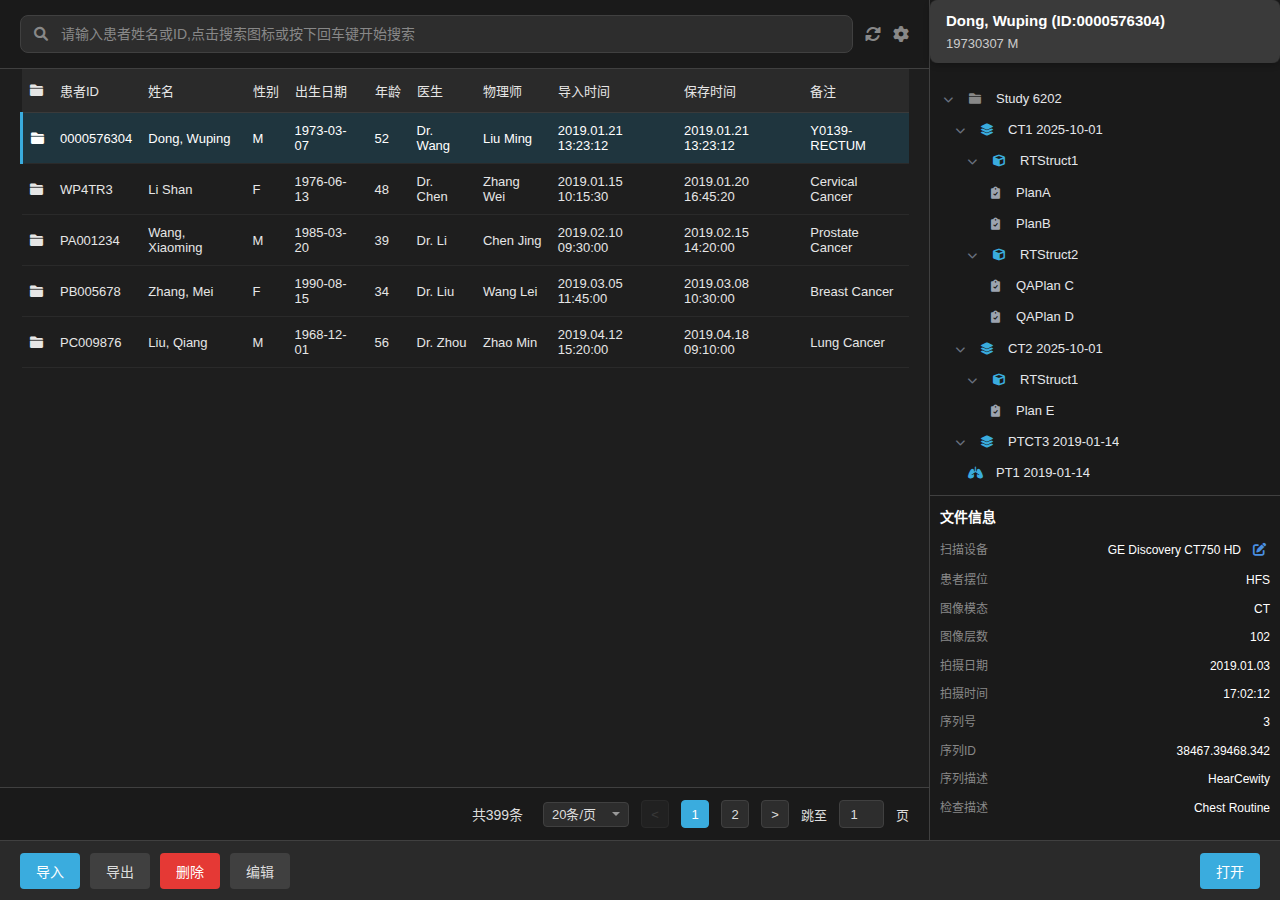
<file: brachy-client/modules/patient-management-module.html>
<!DOCTYPE html>
<html lang="zh-CN">
<head>
    <meta charset="UTF-8">
    <meta name="viewport" content="width=device-width, initial-scale=1.0">
    <title>患者管理 - MOZI Brachy</title>
    <link rel="stylesheet" href="../../shared/styles/styles.css">
    <link rel="stylesheet" href="../../shared/styles/patient-management.css">
    <link href="https://cdnjs.cloudflare.com/ajax/libs/font-awesome/6.0.0/css/all.min.css" rel="stylesheet">
    <style>
        body {
            margin: 0;
            padding: 0;
            background: #1a1a1a;
            overflow: hidden;
        }
        
        .patient-management-container {
            display: flex;
            flex-direction: column;
            width: 100%;
            height: 100vh;
            background: #1a1a1a;
        }
        
        /* 主内容区域包装器 - 横向布局左右面板 */
        .main-content-wrapper {
            display: flex;
            flex-direction: row;
            flex: 1;
            min-height: 0;
            overflow: hidden;
            height: calc(100vh - 60px);
        }
        
        /* 左侧面板 */
        .left-panel {
            flex: 1;
            display: flex;
            flex-direction: column;
            min-width: 0;
        }
        
        /* 右侧面板 */
        .right-panel {
            flex: 0 0 350px;
            display: flex;
            flex-direction: column;
            min-height: 0;
        }
        
        /* 统一的底部操作栏 - 横跨整个容器 */
        .bottom-action-bar {
            display: flex;
            justify-content: space-between;
            align-items: center;
            padding: 15px 20px;
            background: #2a2a2a;
            border-top: 1px solid #404040;
            flex-shrink: 0;
            height: 60px;
        }
        
        .bottom-action-bar .left-actions {
            display: flex;
            gap: 10px;
            align-items: center;
        }
        
        .bottom-action-bar .right-actions {
            display: flex;
            gap: 2px;
            align-items: center;
        }
        
        .bottom-action-bar .btn {
            padding: 8px 16px;
            border-radius: 4px;
            border: none;
            cursor: pointer;
            font-size: 14px;
            transition: all 0.3s;
        }
        
        .bottom-action-bar .btn-primary {
            background: #3AACDE;
            color: #fff;
        }
        
        .bottom-action-bar .btn-primary:hover {
            background: #2a9cc8;
        }
        
        .bottom-action-bar .btn-secondary {
            background: #404040;
            color: #ddd;
        }
        
        .bottom-action-bar .btn-secondary:hover {
            background: #505050;
        }
        
        .bottom-action-bar .btn-danger {
            background: #e53935;
            color: #fff;
        }
        
        .bottom-action-bar .btn-danger:hover {
            background: #c62828;
        }
        
        /* 患者摘要、搜索框、标签页 - 固定高度 */
        .patient-summary,
        .right-search,
        .right-tabs {
            flex-shrink: 0;
        }
        
        /* 序列树容器 - 占据剩余空间，滚动由 SequenceTreeComponent 内部处理 */
        .sequence-tree-container {
            flex: 1;
            overflow: hidden; /* 移除滚动，由组件内部处理 */
            min-height: 0;
        }
        
        /* 配准容器 */
        .registration-container {
            flex: 1;
            overflow-y: auto;
            min-height: 0;
        }
        
        /* 文件信息 - 固定在右侧面板底部 */
        .file-info {
            flex-shrink: 0;
            border-top: 1px solid #404040;
            padding: 10px;
        }
        
        /* 序列树样式 - 纵向树，一行一个节点 */
        .sequence-tree {
            padding: 8px 12px;
            color: #ddd;
            font-size: 14px;
        }

        /* 纵向树的每一行 */
        .tree-line {
            display: flex;
            align-items: center;
            padding: 6px 0;
            cursor: pointer;
            transition: background 0.2s;
            border-radius: 3px;
            min-height: 32px;
            position: relative;
        }

        .tree-line:hover {
            background: #404040;
        }

        /* 根据层级缩进 */
        .tree-line.level-0 {
            padding-left: 0;
        }

        .tree-line.level-1 {
            padding-left: 20px;
        }

        .tree-line.level-2 {
            padding-left: 40px;
        }

        .tree-line.level-3 {
            padding-left: 60px;
        }

        .tree-line.level-4 {
            padding-left: 80px;
        }

        /* 树形连接线 - 垂直虚线 */
        .tree-line.level-1::before,
        .tree-line.level-2::before,
        .tree-line.level-3::before,
        .tree-line.level-4::before {
            content: '';
            position: absolute;
            left: 10px;
            top: 0;
            bottom: 50%;
            width: 1px;
            border-left: 1px dashed #666;
        }

        /* 水平虚线连接到节点 */
        .tree-line.level-1::after,
        .tree-line.level-2::after,
        .tree-line.level-3::after,
        .tree-line.level-4::after {
            content: '';
            position: absolute;
            left: 10px;
            top: 50%;
            width: 10px;
            height: 1px;
            border-top: 1px dashed #666;
        }

        /* level-2 的线条位置调整 */
        .tree-line.level-2::before {
            left: 30px;
        }

        .tree-line.level-2::after {
            left: 30px;
        }

        /* level-3 的线条位置调整 */
        .tree-line.level-3::before {
            left: 50px;
        }

        .tree-line.level-3::after {
            left: 50px;
        }

        /* level-4 的线条位置调整 */
        .tree-line.level-4::before {
            left: 70px;
        }

        .tree-line.level-4::after {
            left: 70px;
        }

        /* 最后一个子节点不显示向下的垂直线 */
        .tree-line.last-child::before {
            display: none;
        }

        /* 选中状态 - 与患者列表一致 */
        .tree-line.selected {
            background-color: rgba(33, 143, 191, 0.2);
        }

        .tree-line.selected:hover {
            background-color: rgba(33, 143, 191, 0.3);
        }

        /* 展开/折叠按钮 */
        .tree-toggle {
            display: inline-block;
            width: 16px;
            height: 16px;
            line-height: 14px;
            text-align: center;
            font-size: 12px;
            font-weight: bold;
            color: #888;
            border: 1px solid #888;
            border-radius: 2px;
            margin-right: 8px;
            flex-shrink: 0;
        }

        /* 图标 */
        .tree-line i {
            margin-right: 8px;
            width: 16px;
            color: #3AACDE;
            font-size: 14px;
            flex-shrink: 0;
        }

        .tree-line.selected i {
            color: #fff;
        }

        /* 文本 */
        .tree-line > span:not(.tree-toggle) {
            color: #ddd;
        }

        .tree-line.selected > span:not(.tree-toggle) {
            color: #fff;
        }
        
        /* 弹窗样式 */
        .modal-overlay {
            position: fixed;
            top: 0;
            left: 0;
            right: 0;
            bottom: 0;
            background: rgba(0, 0, 0, 0.7);
            display: flex;
            align-items: center;
            justify-content: center;
            z-index: 9999;
        }
        
        .modal-dialog {
            background: #2a2a2a;
            border-radius: 8px;
            width: 700px;
            max-width: 90%;
            max-height: 90vh;
            overflow: auto;
            box-shadow: 0 4px 20px rgba(0, 0, 0, 0.5);
        }
        
        .modal-header {
            padding: 20px 24px;
            border-bottom: 1px solid #404040;
            display: flex;
            justify-content: space-between;
            align-items: center;
        }
        
        .modal-header h3 {
            margin: 0;
            color: #fff;
            font-size: 18px;
        }
        
        .modal-close {
            background: transparent;
            border: none;
            color: #888;
            cursor: pointer;
            font-size: 20px;
            padding: 0;
            width: 32px;
            height: 32px;
            display: flex;
            align-items: center;
            justify-content: center;
            border-radius: 4px;
            transition: all 0.3s;
        }
        
        .modal-close:hover {
            background: #404040;
            color: #fff;
        }
        
        .modal-body {
            padding: 24px;
        }
        
        .form-group {
            margin-bottom: 20px;
        }
        
        .form-group label {
            display: block;
            color: #ddd;
            font-size: 14px;
            margin-bottom: 8px;
        }
        
        .form-input {
            width: 100%;
            padding: 10px 12px;
            background: #1a1a1a;
            border: 1px solid #404040;
            border-radius: 4px;
            color: #fff;
            font-size: 14px;
        }
        
        .form-input:focus {
            outline: none;
            border-color: #3AACDE;
        }
        
        .form-input.readonly {
            background: #333;
            color: #888;
            cursor: not-allowed;
        }
        
        .form-hint {
            margin-top: 6px;
            color: #888;
            font-size: 12px;
        }
        
        .chart-section {
            margin-top: 24px;
        }
        
        .chart-section h4 {
            color: #fff;
            font-size: 16px;
            margin-bottom: 8px;
        }
        
        .chart-subtitle {
            color: #888;
            font-size: 14px;
            margin-bottom: 16px;
        }
        
        .chart-placeholder {
            background: #1a1a1a;
            border: 1px solid #404040;
            border-radius: 4px;
            padding: 20px;
            min-height: 300px;
        }
        
        .modal-footer {
            padding: 16px 24px;
            border-top: 1px solid #404040;
            display: flex;
            justify-content: flex-end;
            gap: 10px;
        }
    </style>
</head>
<body>
    <div class="patient-management-container">
        <!-- 主内容区域 -->
        <div class="main-content-wrapper">
            <!-- 左侧患者列表 -->
            <div class="left-panel">
            <!-- 搜索栏 -->
            <div class="search-section">
                <div class="search-box">
                    <i class="fas fa-search search-icon"></i>
                    <input type="text" placeholder="请输入患者姓名或ID,点击搜索图标或按下回车键开始搜索" id="searchInput">
                </div>
                <div class="search-actions">
                    <i class="fas fa-sync-alt refresh-icon"></i>
                    <i class="fas fa-cog settings-icon"></i>
                </div>
            </div>

            <!-- 患者表格 -->
            <div class="table-section">
                <table class="patient-table">
                    <thead>
                        <tr>
                            <th><i class="fas fa-folder"></i></th>
                            <th>患者ID</th>
                            <th>姓名</th>
                            <th>性别</th>
                            <th>出生日期</th>
                            <th>年龄</th>
                            <th>医生</th>
                            <th>物理师</th>
                            <th>导入时间</th>
                            <th>保存时间</th>
                            <th>备注</th>
                        </tr>
                    </thead>
                    <tbody id="patientTableBody">
                        <!-- 患者数据将通过JavaScript动态加载 -->
                    </tbody>
                </table>
            </div>

            <!-- 分页控制 -->
            <div class="pagination-section">
                <span class="pagination-total">共399条</span>
                <select class="page-size-select">
                    <option value="20">20条/页</option>
                    <option value="50">50条/页</option>
                    <option value="100">100条/页</option>
                    <option value="200">200条/页</option>
                </select>
                <button class="page-btn page-prev" disabled>&lt;</button>
                <button class="page-btn page-num active">1</button>
                <button class="page-btn page-num">2</button>
                <button class="page-btn page-next">&gt;</button>
                <span class="jump-to-label">跳至</span>
                <input type="number" class="jump-to-input" value="1" min="1">
                <span class="jump-to-label">页</span>
            </div>
        </div>

        <!-- 右侧患者详情 -->
            <div class="right-panel">
            <!-- 患者摘要 -->
            <div class="patient-summary">
                <div id="patientOverviewCard"></div>
            </div>

            <!-- 序列树 -->
            <div class="sequence-tree-container" id="patientSequenceContainer">
                <!-- 序列树组件将通过JavaScript动态加载 -->
                <div class="loading-indicator">
                    <i class="fas fa-spinner fa-spin"></i>
                    <span>加载序列树组件...</span>
                </div>
            </div>

            <!-- 文件信息 -->
            <div class="file-info" id="fileInfo">
                <h4>文件信息</h4>
                <div class="info-grid" id="imageFileInfo">
                    <div class="info-item">
                        <span class="label">扫描设备</span>
                        <span class="value">
                            <span id="scanDeviceValue">GE Discovery CT750 HD</span>
                            <button class="edit-icon-btn" id="editScanDeviceBtn" title="修改">
                                <i class="fas fa-edit"></i>
                            </button>
                        </span>
                    </div>
                    <div class="info-item">
                        <span class="label">患者摆位</span>
                        <span class="value">HFS</span>
                    </div>
                    <div class="info-item">
                        <span class="label">图像模态</span>
                        <span class="value">CT</span>
                    </div>
                    <div class="info-item">
                        <span class="label">图像层数</span>
                        <span class="value">102</span>
                    </div>
                    <div class="info-item">
                        <span class="label">拍摄日期</span>
                        <span class="value">2019.01.03</span>
                    </div>
                    <div class="info-item">
                        <span class="label">拍摄时间</span>
                        <span class="value">17:02:12</span>
                    </div>
                    <div class="info-item">
                        <span class="label">序列号</span>
                        <span class="value">3</span>
                    </div>
                    <div class="info-item">
                        <span class="label">序列ID</span>
                        <span class="value">38467.39468.342</span>
                    </div>
                    <div class="info-item">
                        <span class="label">序列描述</span>
                        <span class="value">HearCewity</span>
                    </div>
                    <div class="info-item">
                        <span class="label">检查描述</span>
                        <span class="value">Chest Routine</span>
                    </div>
                </div>
            </div>
        </div>
        </div><!-- 关闭 main-content-wrapper -->
        
        <!-- 统一的底部操作栏 -->
        <div class="bottom-action-bar">
            <div class="left-actions">
                <button class="btn btn-primary">导入</button>
                <button class="btn btn-secondary">导出</button>
                <button class="btn btn-danger">删除</button>
                <button class="btn btn-secondary">编辑</button>
            </div>
            <div class="right-actions">
                <button class="btn btn-primary btn-open">打开</button>
            </div>
        </div>
    </div>

    <!-- 图像属性弹窗 -->
    <div class="modal-overlay" id="imagePropertiesModal" style="display: none;">
        <div class="modal-dialog">
            <div class="modal-header">
                <h3>图像属性</h3>
                <button class="modal-close" id="closeModal">
                    <i class="fas fa-times"></i>
                </button>
            </div>
            <div class="modal-body">
                <div class="form-group">
                    <label>CT图像</label>
                    <input type="text" value="CT 65" readonly class="form-input readonly">
                </div>
                <div class="form-group">
                    <label>扫描设备</label>
                    <select class="form-input">
                        <option>GE MEDICAL SYSTEMS</option>
                        <option>SIEMENS</option>
                        <option>PHILIPS</option>
                    </select>
                    <p class="form-hint">根据DICOM数据中指定字段自动匹配扫描设备</p>
                </div>
                <div class="chart-section">
                    <h4>电子密度对照表</h4>
                    <p class="chart-subtitle">CT转电子密度</p>
                    <div class="chart-placeholder">
                        <canvas id="densityChart" width="600" height="300"></canvas>
                    </div>
                </div>
            </div>
            <div class="modal-footer">
                <button class="btn btn-secondary" id="cancelBtn">取消</button>
                <button class="btn btn-primary" id="confirmBtn">确定</button>
            </div>
        </div>
    </div>

    <!-- 组件引用 -->
    <script src="../../shared/scripts/components/PatientOverviewComponent.js"></script>
    <script src="../../shared/scripts/components/SequenceTreeComponent.js"></script>
    <script src="../../shared/scripts/components/RegistrationPanel.js"></script>
    <script src="../../shared/scripts/components/PatientManagementComponent.js"></script>
    
    <script>
        // 模拟患者数据
        const mockPatients = [
            {
                id: '0000576304',
                name: 'Dong, Wuping',
                gender: 'M',
                birthDate: '1973-03-07',
                age: 52,
                doctor: 'Dr. Wang',
                physicist: 'Liu Ming',
                importTime: '2019.01.21 13:23:12',
                saveTime: '2019.01.21 13:23:12',
                remarks: 'Y0139-RECTUM'
            },
            {
                id: 'WP4TR3',
                name: 'Li Shan',
                gender: 'F',
                birthDate: '1976-06-13',
                age: 48,
                doctor: 'Dr. Chen',
                physicist: 'Zhang Wei',
                importTime: '2019.01.15 10:15:30',
                saveTime: '2019.01.20 16:45:20',
                remarks: 'Cervical Cancer'
            },
            {
                id: 'PA001234',
                name: 'Wang, Xiaoming',
                gender: 'M',
                birthDate: '1985-03-20',
                age: 39,
                doctor: 'Dr. Li',
                physicist: 'Chen Jing',
                importTime: '2019.02.10 09:30:00',
                saveTime: '2019.02.15 14:20:00',
                remarks: 'Prostate Cancer'
            },
            {
                id: 'PB005678',
                name: 'Zhang, Mei',
                gender: 'F',
                birthDate: '1990-08-15',
                age: 34,
                doctor: 'Dr. Liu',
                physicist: 'Wang Lei',
                importTime: '2019.03.05 11:45:00',
                saveTime: '2019.03.08 10:30:00',
                remarks: 'Breast Cancer'
            },
            {
                id: 'PC009876',
                name: 'Liu, Qiang',
                gender: 'M',
                birthDate: '1968-12-01',
                age: 56,
                doctor: 'Dr. Zhou',
                physicist: 'Zhao Min',
                importTime: '2019.04.12 15:20:00',
                saveTime: '2019.04.18 09:10:00',
                remarks: 'Lung Cancer'
            }
        ];
        
        let patientOverviewComponent = null;

        function toPatientOverviewData(patient) {
            if (!patient) return { name: '--', id: '--', birthDate: '', gender: '' };
            return {
                name: patient.name,
                id: patient.id,
                birthDate: (patient.birthDate || '').replace(/-/g, ''),
                gender: patient.gender || ''
            };
        }

        // 加载患者数据到表格
        function loadPatientData() {
            const tbody = document.getElementById('patientTableBody');
            if (!tbody) return;
            
            tbody.innerHTML = mockPatients.map((patient, index) => `
                <tr class="${index === 0 ? 'selected' : ''}" onclick="selectPatient(this, ${index})">
                    <td><i class="fas fa-folder"></i></td>
                    <td>${patient.id}</td>
                    <td>${patient.name}</td>
                    <td>${patient.gender}</td>
                    <td>${patient.birthDate}</td>
                    <td>${patient.age}</td>
                    <td>${patient.doctor}</td>
                    <td>${patient.physicist}</td>
                    <td>${patient.importTime}</td>
                    <td>${patient.saveTime}</td>
                    <td>${patient.remarks}</td>
                </tr>
            `).join('');
        }
        
        // 选择患者
        function selectPatient(row, index) {
            // 移除所有选中状态
            const rows = document.querySelectorAll('.patient-table tbody tr');
            rows.forEach(r => r.classList.remove('selected'));
            
            // 添加选中状态
            row.classList.add('selected');
            
            // 更新右侧患者信息
            const patient = mockPatients[index];
            if (patientOverviewComponent) {
                patientOverviewComponent.setPatient(toPatientOverviewData(patient));
            }
        }
        
        // 不同类型节点的文件信息数据
        const fileInfoData = {
            'CT': {
                title: '文件信息',
                fields: [
                    { label: '数据类型', value: 'CT' },
                    { label: '扫描设备', value: 'GE MEDICAL SYSTEMS', editable: true },
                    { label: '患者摆位', value: 'Head First-Prone', isDropdown: true },
                    { label: '图像层数', value: '185' },
                    { label: '拍摄时间', value: '2025-10-01 10:00:00' },
                    { label: '序列号', value: '3' },
                    { label: '序列ID', value: '1.2.586.698.5588456.636851.5' },
                    { label: '序列描述', value: 'CT SIMoooooooooooooooo' },
                    { label: '检查描述', value: 'xxxxx' }
                ]
            },
            'RTSTRUCT': {
                title: '文件信息',
                fields: [
                    { label: '数据类型', value: 'RTStruct' },
                    { label: '创建者', value: 'xxxx' },
                    { label: '创建时间', value: '2025-10-01 10:00:00' },
                    { label: '序列号', value: '3' },
                    { label: '序列ID', value: '1.2.586.698.5588456.636851.5' },
                    { label: '序列描述', value: 'CT SIMoooooooooooooooo' },
                    { label: '检查描述', value: 'xxxxx' },
                    { label: '审批人', value: 'NONE' },
                    { label: '审批时间', value: '2025-10-01 10:00:00' }
                ]
            },
            'RTPLAN': {
                title: '文件信息',
                fields: [
                    { label: '数据类型', value: 'RTPlan' },
                    { label: '计划名称', value: 'Pelvis4ARC' },
                    { label: '计划描述', value: 'xxxxxx' },
                    { label: '治疗机器', value: 'Halycen' },
                    { label: '辐射类型', value: 'PHOTON' },
                    { label: '治疗技术', value: 'mARC' },
                    { label: '剂型处方', value: '靶区_PTV，总剂量-5040，分次数-28' },
                    { label: '审批人', value: 'xxxx' },
                    { label: '审批时间', value: '2025-10-01 10:00:00' }
                ]
            }
        };

        // 更新文件信息显示
        function updateFileInfo(type) {
            const fileInfoContainer = document.getElementById('imageFileInfo');
            if (!fileInfoContainer) return;

            const data = fileInfoData[type];
            if (!data) return;

            let html = '';
            data.fields.forEach(field => {
                if (field.editable) {
                    html += `
                        <div class="info-item">
                            <span class="label">${field.label}</span>
                            <span class="value">
                                <span id="scanDeviceValue">${field.value}</span>
                                <button class="edit-icon-btn" id="editScanDeviceBtn" title="修改">
                                    <i class="fas fa-edit"></i>
                                </button>
                            </span>
                        </div>
                    `;
                } else if (field.isDropdown) {
                    html += `
                        <div class="info-item">
                            <span class="label">${field.label}</span>
                            <span class="value">${field.value}</span>
                        </div>
                    `;
                } else {
                    html += `
                        <div class="info-item">
                            <span class="label">${field.label}</span>
                            <span class="value">${field.value}</span>
                        </div>
                    `;
                }
            });

            fileInfoContainer.innerHTML = html;

            // 重新绑定编辑按钮事件
            const editBtn = document.getElementById('editScanDeviceBtn');
            if (editBtn) {
                editBtn.addEventListener('click', function() {
                    const modal = document.getElementById('imagePropertiesModal');
                    if (modal) {
                        modal.style.display = 'flex';
                        drawChart();
                    }
                });
            }
        }

        // 选择树节点
        function selectTreeNode(element, type) {
            // 移除所有选中状态
            const allTreeLines = document.querySelectorAll('.tree-line');
            allTreeLines.forEach(line => line.classList.remove('selected'));

            // 添加选中状态
            element.classList.add('selected');

            // 更新文件信息
            updateFileInfo(type);
        }

        // 序列树组件实例
        let patientSequenceTreeComponent = null;

        // 初始化序列树组件
        function initializeSequenceTree() {
            const container = document.getElementById('patientSequenceContainer');
            if (!container) return;

            // 移除加载指示器
            container.innerHTML = '';

            // 使用 SequenceTreeComponent 组件
            if (window.SequenceTreeComponent) {
                patientSequenceTreeComponent = new SequenceTreeComponent('patientSequenceContainer', {
                    prefix: 'patient-',
                    onSequenceSelect: function(sequenceName, element) {
                        console.log('患者管理序列选择:', sequenceName);
                        // 点击文件夹时不更新文件信息，保持原有内容不变
                        // 只有点击文件节点时才更新文件信息
                    },
                    onFileSelect: function(fileName, element) {
                        console.log('患者管理文件选择:', fileName);
                        // 可以根据文件类型更新文件信息
                        const fileType = element.getAttribute('data-type') || 'CT';
                        updateFileInfo(fileType);
                    },
                    showFileInfo: false // 患者管理模块已有独立的文件信息显示区域
                });
            } else {
                console.error('SequenceTreeComponent 未加载');
            }
        }
        
        // 弹窗相关功能
        function initializeModal() {
            const modal = document.getElementById('imagePropertiesModal');
            const editBtn = document.getElementById('editScanDeviceBtn');
            const closeBtn = document.getElementById('closeModal');
            const cancelBtn = document.getElementById('cancelBtn');
            const confirmBtn = document.getElementById('confirmBtn');
            
            // 打开弹窗
            if (editBtn) {
                editBtn.addEventListener('click', function() {
                    modal.style.display = 'flex';
                    drawChart();
                });
            }
            
            // 关闭弹窗
            function closeModal() {
                modal.style.display = 'none';
            }
            
            if (closeBtn) closeBtn.addEventListener('click', closeModal);
            if (cancelBtn) cancelBtn.addEventListener('click', closeModal);
            
            // 点击遮罩层关闭
            modal.addEventListener('click', function(e) {
                if (e.target === modal) {
                    closeModal();
                }
            });
            
            // 确定按钮
            if (confirmBtn) {
                confirmBtn.addEventListener('click', function() {
                    // 这里可以添加保存逻辑
                    console.log('确定修改');
                    closeModal();
                });
            }
        }
        
        // 绘制图表
        function drawChart() {
            const canvas = document.getElementById('densityChart');
            if (!canvas) return;
            
            const ctx = canvas.getContext('2d');
            const width = canvas.width;
            const height = canvas.height;
            
            // 清空画布
            ctx.clearRect(0, 0, width, height);
            
            // 绘制网格背景
            ctx.fillStyle = '#1a1a1a';
            ctx.fillRect(0, 0, width, height);
            
            // 绘制网格线
            ctx.strokeStyle = '#333';
            ctx.lineWidth = 1;
            
            // 垂直网格线
            for (let i = 0; i <= 10; i++) {
                const x = (width / 10) * i;
                ctx.beginPath();
                ctx.moveTo(x, 0);
                ctx.lineTo(x, height);
                ctx.stroke();
            }
            
            // 水平网格线
            for (let i = 0; i <= 10; i++) {
                const y = (height / 10) * i;
                ctx.beginPath();
                ctx.moveTo(0, y);
                ctx.lineTo(width, y);
                ctx.stroke();
            }
            
            // 绘制蓝色曲线
            ctx.strokeStyle = '#3AACDE';
            ctx.lineWidth = 2;
            ctx.beginPath();
            
            // 模拟数据点
            const points = [
                {x: 0, y: 0.5},
                {x: 0.2, y: 0.45},
                {x: 0.4, y: 0.4},
                {x: 0.6, y: 0.35},
                {x: 0.8, y: 0.3},
                {x: 1, y: 0.25}
            ];
            
            points.forEach((point, index) => {
                const x = point.x * width;
                const y = point.y * height;
                if (index === 0) {
                    ctx.moveTo(x, y);
                } else {
                    ctx.lineTo(x, y);
                }
            });
            
            ctx.stroke();
        }
        
        // 页面加载完成后初始化
        document.addEventListener('DOMContentLoaded', function() {
            // 初始化患者概览组件
            patientOverviewComponent = new PatientOverviewComponent('patientOverviewCard', {
                patient: toPatientOverviewData(mockPatients[0])
            });

            loadPatientData();
            initializeSequenceTree();
            initializeModal();
        });
    </script>
</body>
</html>
</file>
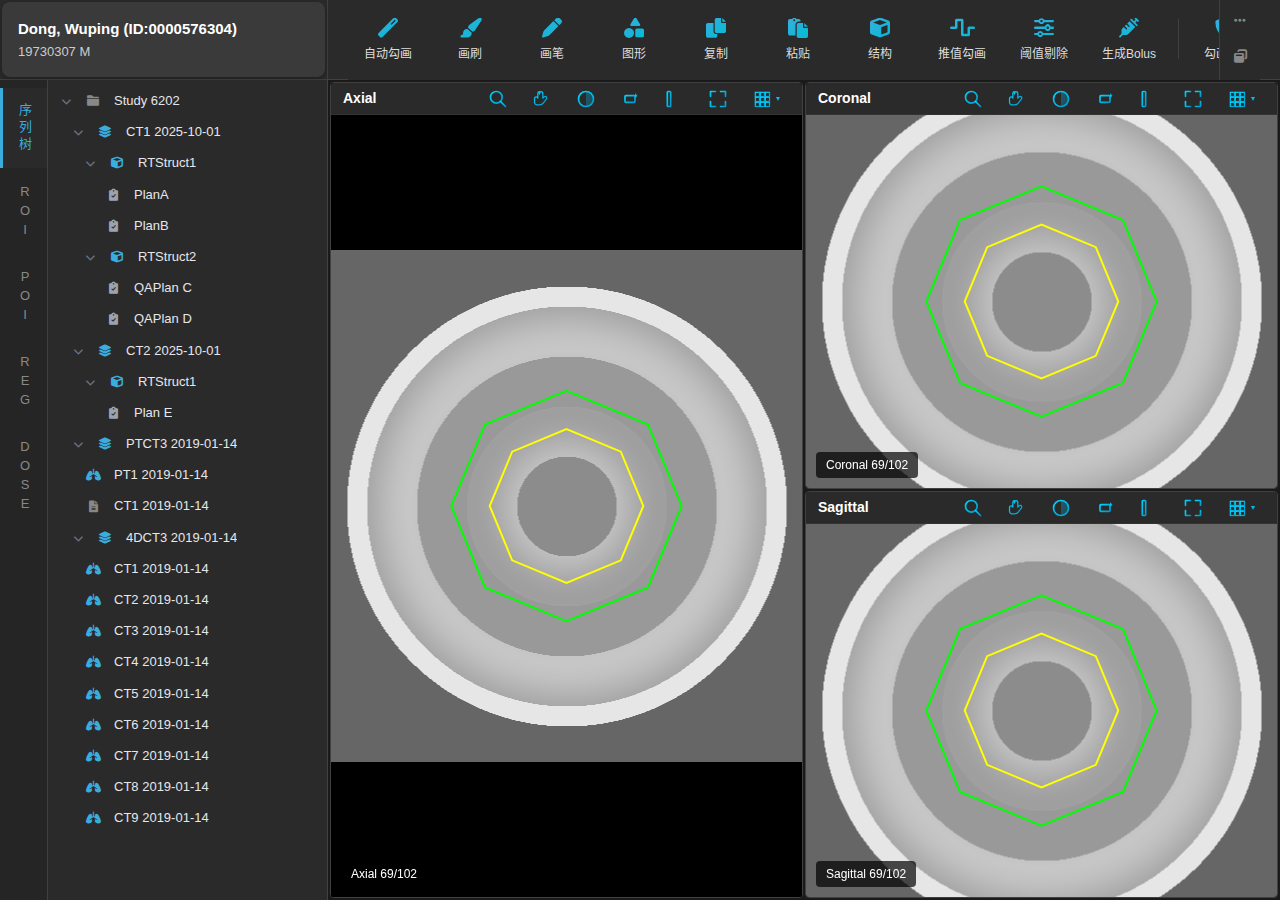
<file: brachy-client/modules/target-delineation-module.html>
<!DOCTYPE html>
<html lang="zh-CN">
<head>
    <meta charset="UTF-8">
    <meta name="viewport" content="width=device-width, initial-scale=1.0">
    <title>靶区勾画 - MOZI Brachy</title>
    <link rel="stylesheet" href="../../shared/styles/styles.css">
    <link href="https://cdnjs.cloudflare.com/ajax/libs/font-awesome/6.0.0/css/all.min.css" rel="stylesheet">
    
    <style>
        * {
            margin: 0;
            padding: 0;
            box-sizing: border-box;
        }

        body {
            margin: 0;
            padding: 0;
            background: #1a1a1a;
            overflow: hidden;
            font-family: 'Microsoft YaHei', 'SimHei', Arial, sans-serif;
            color: #ffffff;
        }

        .target-delineation-content {
            display: flex;
            flex-direction: column;
            width: 100%;
            height: 100vh;
            background: #1a1a1a;
            /* 与下方左侧栏一致，便于顶部患者区与「页签 + 内容区」总宽对齐（内容区宽度含内部纵向滚动条） */
            --td-left-tabs-width: 48px;
            --td-left-content-width: 280px;
        }

        /* 顶部区域（患者概览 + 工具栏） */
        .top-area {
            display: flex;
            height: 80px;
            flex-shrink: 0;
            border-bottom: 1px solid #404040;
        }

        /* 患者概览区域 */
        .patient-overview {
            width: calc(var(--td-left-tabs-width) + var(--td-left-content-width));
            flex: 0 0 calc(var(--td-left-tabs-width) + var(--td-left-content-width));
            min-width: calc(var(--td-left-tabs-width) + var(--td-left-content-width));
            background: #2a2a2a;
            border-right: 1px solid #404040;
            display: flex;
            align-items: center;
            justify-content: center;
            padding: 2px;
        }

        .patient-card {
            background: #3a3a3a;
            border-radius: 8px;
            padding: 12px 16px;
            width: 100%;
        }

        .patient-name-line {
            font-size: 15px;
            font-weight: 600;
            color: #ffffff;
            margin-bottom: 6px;
            white-space: nowrap;
            overflow: hidden;
            text-overflow: ellipsis;
        }

        .patient-info-line {
            font-size: 13px;
            color: #cccccc;
            white-space: nowrap;
            overflow: hidden;
            text-overflow: ellipsis;
        }

        /* 工具栏区域 */
        .toolbar-area {
            flex: 1;
            min-width: 0; /* 允许收缩，触发内部工具栏横向滚动 */
            background: #2a2a2a;
            display: flex;
            align-items: center;
            padding: 0 20px;
        }

        /* 下方内容区域（包含左侧栏和主显示区） */
        .content-wrapper {
            display: flex;
            flex: 1;
            overflow: hidden;
        }

        /* 左侧栏页签区域 */
        .left-sidebar-tabs {
            width: var(--td-left-tabs-width);
            background: #252525;
            border-right: 1px solid #404040;
            display: flex;
            flex-direction: column;
            padding: 8px 0;
            gap: 4px;
        }

        .sidebar-tab {
            width: 100%;
            min-height: 80px;
            padding: 12px 0;
            background: transparent;
            border: none;
            color: #888;
            cursor: pointer;
            display: flex;
            align-items: center;
            justify-content: center;
            transition: all 0.3s;
            border-left: 3px solid transparent;
            writing-mode: vertical-rl;
            text-orientation: upright;
            font-size: 13px;
            letter-spacing: 4px;
            font-weight: 500;
        }

        .sidebar-tab:hover {
            background: #2a2a2a;
            color: #ffffff;
        }

        .sidebar-tab.active {
            background: #2a2a2a;
            color: #3AACDE;
            border-left-color: #3AACDE;
        }

        /* 左侧栏内容区域 */
        .left-sidebar-content {
            width: var(--td-left-content-width);
            background: #2a2a2a;
            border-right: 1px solid #404040;
            display: flex;
            flex-direction: column;
            overflow: hidden;
        }

        .sidebar-content-panel {
            display: none;
            flex-direction: column;
            height: 100%;
            overflow-y: auto;
        }

        .sidebar-content-panel.active {
            display: flex;
        }

        .sidebar-panel-body {
            flex: 1;
            overflow-y: auto;
            display: flex;
            flex-direction: column;
        }

        /* 序列树样式 */
        .sequence-tree {
            padding: 8px 12px;
            color: #ddd;
            font-size: 14px;
        }

        .tree-line {
            display: flex;
            align-items: center;
            padding: 6px 0;
            cursor: pointer;
            transition: background 0.2s;
            border-radius: 3px;
            min-height: 32px;
            position: relative;
        }

        .tree-line:hover {
            background: #404040;
        }

        .tree-line.level-0 {
            padding-left: 0;
        }

        .tree-line.level-1 {
            padding-left: 20px;
        }

        .tree-line.level-2 {
            padding-left: 40px;
        }

        .tree-line.level-3 {
            padding-left: 60px;
        }

        .tree-line.level-4 {
            padding-left: 80px;
        }

        .tree-line.level-1::before,
        .tree-line.level-2::before,
        .tree-line.level-3::before,
        .tree-line.level-4::before {
            content: '';
            position: absolute;
            left: 10px;
            top: 0;
            bottom: 50%;
            width: 1px;
            border-left: 1px dashed #666;
        }

        .tree-line.level-1::after,
        .tree-line.level-2::after,
        .tree-line.level-3::after,
        .tree-line.level-4::after {
            content: '';
            position: absolute;
            left: 10px;
            top: 50%;
            width: 10px;
            height: 1px;
            border-top: 1px dashed #666;
        }

        .tree-line.level-2::before {
            left: 30px;
        }

        .tree-line.level-2::after {
            left: 30px;
        }

        .tree-line.level-3::before {
            left: 50px;
        }

        .tree-line.level-3::after {
            left: 50px;
        }

        .tree-line.level-4::before {
            left: 70px;
        }

        .tree-line.level-4::after {
            left: 70px;
        }

        .tree-line.selected {
            background-color: rgba(33, 143, 191, 0.2);
        }

        .tree-line.selected:hover {
            background-color: rgba(33, 143, 191, 0.3);
        }

        .tree-toggle {
            display: inline-block;
            width: 16px;
            height: 16px;
            line-height: 14px;
            text-align: center;
            font-size: 12px;
            font-weight: bold;
            color: #888;
            border: 1px solid #888;
            border-radius: 2px;
            margin-right: 8px;
            flex-shrink: 0;
        }

        .tree-line i {
            margin-right: 8px;
            width: 16px;
            color: #3AACDE;
            font-size: 14px;
            flex-shrink: 0;
        }

        .tree-line.selected i {
            color: #fff;
        }

        .tree-line > span:not(.tree-toggle) {
            color: #ddd;
        }

        .tree-line.selected > span:not(.tree-toggle) {
            color: #fff;
        }

        /* ROI容器需要占满空间 */
        #roiContainer {
            flex: 1;
            overflow: hidden;
        }

        /* DOSE容器需要占满空间 */
        #doseContainer {
            flex: 1;
            overflow: hidden;
        }

        /* 主显示区域 */
        .main-display-area {
            flex: 1;
            display: grid;
            grid-template-columns: 1fr 1fr;
            grid-template-rows: 1fr 1fr;
            gap: 2px;
            background: #1a1a1a;
            padding: 2px;
        }

        /* 横断面视图 - 占据左侧整列 */
        .view-panel.axial {
            grid-column: 1;
            grid-row: 1 / 3;
        }

        /* 冠状面视图 - 右上 */
        .view-panel.coronal {
            grid-column: 2;
            grid-row: 1;
        }

        /* 矢状面视图 - 右下 */
        .view-panel.sagittal {
            grid-column: 2;
            grid-row: 2;
        }

        .view-panel {
            background: #000000;
            border: 1px solid #404040;
            border-radius: 4px;
            overflow: hidden;
            position: relative;
        }

        /* 确保组件填满面板 */
        .view-panel > * {
            width: 100%;
            height: 100%;
        }

        /* 滚动条样式 */
        .sidebar-panel-body::-webkit-scrollbar {
            width: 8px;
        }

        .sidebar-panel-body::-webkit-scrollbar-track {
            background: #1a1a1a;
        }

        .sidebar-panel-body::-webkit-scrollbar-thumb {
            background: #404040;
            border-radius: 4px;
        }

        .sidebar-panel-body::-webkit-scrollbar-thumb:hover {
            background: #555;
        }
    </style>
</head>
<body>
    <div class="target-delineation-content module-toolbar-layout-root">
        <!-- 顶部区域 -->
        <div class="top-area">
            <!-- 患者概览区域 -->
            <div class="patient-overview">
                <div id="patientOverviewCard"></div>
            </div>

            <!-- 工具栏区域 -->
            <div class="toolbar-area" id="moduleToolbarContainer">
                <!-- 模块工具栏组件将在这里渲染 -->
            </div>
        </div>

        <!-- 下方内容区域 -->
        <div class="content-wrapper">
            <!-- 左侧栏页签区域 -->
            <div class="left-sidebar-tabs">
            <button class="sidebar-tab active" data-panel="series" title="序列树">序列树</button>
            <button class="sidebar-tab" data-panel="roi" title="ROI">ROI</button>
            <button class="sidebar-tab" data-panel="poi" title="POI">POI</button>
            <button class="sidebar-tab" data-panel="reg" title="REG">REG</button>
            <button class="sidebar-tab" data-panel="dose" title="DOSE">DOSE</button>
        </div>

        <!-- 左侧栏内容区域 -->
        <div class="left-sidebar-content">
            <!-- 序列树面板 -->
            <div class="sidebar-content-panel active" id="seriesPanel">
                <div class="sidebar-panel-body">
                    <div id="targetSequenceContainer">
                        <!-- 序列树组件将通过JavaScript动态加载 -->
                        <div class="loading-indicator" style="display: flex; align-items: center; justify-content: center; padding: 20px; color: #888;">
                            <i class="fas fa-spinner fa-spin"></i>
                            <span style="margin-left: 10px;">加载序列树组件...</span>
                        </div>
                    </div>
                </div>
            </div>

            <!-- ROI面板 -->
            <div class="sidebar-content-panel" id="roiPanel">
                <div class="sidebar-panel-body" id="roiContainer">
                    <!-- ROI组件将在这里渲染 -->
                </div>
            </div>

            <!-- POI面板 -->
            <div class="sidebar-content-panel" id="poiPanel">
                <div class="sidebar-panel-body" id="poiContainer">
                    <!-- POI组件将在这里渲染 -->
                </div>
            </div>

            <!-- REG面板 -->
            <div class="sidebar-content-panel" id="regPanel">
                <div class="sidebar-panel-body">
                    <div class="registration-container" id="targetRegistrationContainer">
                        <div class="loading-indicator" style="display: flex; align-items: center; justify-content: center; padding: 20px; color: #888;">
                            <i class="fas fa-spinner fa-spin"></i>
                            <span style="margin-left: 10px;">加载配准组件...</span>
                        </div>
                    </div>
                </div>
            </div>

            <!-- Dose面板 -->
            <div class="sidebar-content-panel" id="dosePanel">
                <div class="sidebar-panel-body" id="doseContainer">
                    <!-- DOSE组件将在这里渲染 -->
                </div>
            </div>
        </div>

        <!-- 主显示区域 - 三个2D视图 -->
        <div class="main-display-area">
            <!-- 横断面视图 - 左侧 -->
            <div class="view-panel axial" id="axialViewContainer">
                <!-- 2D横截面视图组件将在这里渲染 -->
            </div>

            <!-- 冠状面视图 - 右上 -->
            <div class="view-panel coronal" id="coronalViewContainer">
                <!-- 2D冠状面视图组件将在这里渲染 -->
            </div>

            <!-- 矢状面视图 - 右下 -->
            <div class="view-panel sagittal" id="sagittalViewContainer">
                <!-- 2D矢状面视图组件将在这里渲染 -->
            </div>
        </div>
        </div> <!-- 关闭 content-wrapper -->
    </div>

    <!-- 加载组件脚本 -->
    <script src="../../shared/scripts/components/PatientOverviewComponent.js"></script>
    <script src="../../shared/scripts/components/SequenceTreeComponent.js"></script>
    <script src="../../shared/scripts/components/ROIComponent.js"></script>
    <script src="../../shared/scripts/components/POIComponent.js"></script>
    <script src="../../shared/scripts/components/RegistrationComponent.js"></script>
    <script src="../../shared/scripts/components/CrossSectionView2DComponent.js"></script>
    <script src="../../shared/scripts/components/CoronalView2DComponent.js"></script>
    <script src="../../shared/scripts/components/SagittalView2DComponent.js"></script>
    <script src="../../shared/scripts/components/ModuleToolbarComponent.js"></script>
    <script src="../../shared/scripts/components/DOSEComponent.js"></script>

    <script>
        // 组件实例
        let targetSequenceTreeComponent = null;
        let roiComponent = null;
        let poiComponent = null;
        let registrationComponent = null;
        let axialViewComponent = null;
        let coronalViewComponent = null;
        let sagittalViewComponent = null;
        let moduleToolbar = null;
        let doseComponent = null;
        let patientOverviewComponent = null;
        const defaultPatient = {
            name: 'Dong, Wuping',
            id: '0000576304',
            birthDate: '19730307',
            gender: 'M'
        };

        // 左侧栏页签切换逻辑
        document.addEventListener('DOMContentLoaded', function() {
            // 患者概览
            patientOverviewComponent = new PatientOverviewComponent('patientOverviewCard', {
                patient: defaultPatient
            });

            const sidebarTabs = document.querySelectorAll('.sidebar-tab');
            const contentPanels = document.querySelectorAll('.sidebar-content-panel');

            const panelMap = {
                'series': 'seriesPanel',
                'roi': 'roiPanel',
                'poi': 'poiPanel',
                'reg': 'regPanel',
                'dose': 'dosePanel'
            };

            sidebarTabs.forEach(tab => {
                tab.addEventListener('click', function() {
                    const panelName = this.getAttribute('data-panel');
                    const panelId = panelMap[panelName];

                    if (!panelId) return;

                    // 更新页签激活状态
                    sidebarTabs.forEach(t => t.classList.remove('active'));
                    this.classList.add('active');

                    // 切换内容面板
                    contentPanels.forEach(p => p.classList.remove('active'));
                    document.getElementById(panelId).classList.add('active');
                });
            });

            // 初始化组件
            initComponents();
        });

        // 初始化所有组件
        function initComponents() {
            // 初始化序列树组件
            if (window.SequenceTreeComponent) {
                const container = document.getElementById('targetSequenceContainer');
                if (container) {
                    // 移除加载指示器
                    container.innerHTML = '';
                    
                    targetSequenceTreeComponent = new SequenceTreeComponent('targetSequenceContainer', {
                        prefix: 'target-',
                        onSequenceSelect: function(sequenceName, element) {
                            console.log('靶区勾画序列选择:', sequenceName);
                            // 可以在这里添加序列选择后的处理逻辑
                        },
                        onFileSelect: function(fileName, element) {
                            console.log('靶区勾画文件选择:', fileName);
                            // 可以在这里添加文件选择后的处理逻辑
                        },
                        showFileInfo: false // 靶区勾画模块不需要显示文件信息
                    });
                }
            }
            // 初始化模块工具栏
            if (typeof ModuleToolbarComponent !== 'undefined') {
                const targetDelineationTools = [
                    { id: 'auto-delineation', icon: 'fas fa-magic', label: '自动勾画', tooltip: '自动勾画', category: '常规' },
                    { id: 'brush', icon: 'fas fa-paint-brush', label: '画刷', tooltip: '画刷', category: '常规' },
                    { id: 'pen', icon: 'fas fa-pen', label: '画笔', tooltip: '画笔', category: '常规' },
                    { id: 'shape', icon: 'fas fa-shapes', label: '图形', tooltip: '图形', category: '常规' },
                    { id: 'copy', icon: 'fas fa-copy', label: '复制', tooltip: '复制', category: '常规' },
                    { id: 'paste', icon: 'fas fa-paste', label: '粘贴', tooltip: '粘贴', category: '常规' },
                    { id: 'structure', icon: 'fas fa-cube', label: '结构', tooltip: '结构', category: '常规' },
                    { id: 'push-draw', icon: 'fas fa-wave-square', label: '推值勾画', tooltip: '推值勾画', category: '常规' },
                    { id: 'threshold-remove', icon: 'fas fa-sliders-h', label: '阈值剔除', tooltip: '阈值剔除', category: '常规' },
                    { id: 'generate-bolus', icon: 'fas fa-syringe', label: '生成Bolus', tooltip: '生成Bolus', category: '常规' },
                    { id: 'qa', icon: 'fas fa-shield-alt', label: '勾画QA', tooltip: '勾画QA', category: 'QA' },
                    { id: 'diff-analysis', icon: 'fas fa-chart-line', label: '勾画差异分析', tooltip: '勾画差异分析', category: 'QA' },
                    { id: 'display-fusion', icon: 'fas fa-layer-group', label: '显示融合', tooltip: '显示融合', category: 'QA' },
                    { id: 'review', icon: 'fas fa-user-check', label: '勾画审核', tooltip: '勾画审核', category: '审核' },
                    { id: 'unlock', icon: 'fas fa-unlock-alt', label: '勾画解锁', tooltip: '勾画解锁', category: '审核' }
                ];

                moduleToolbar = new ModuleToolbarComponent('moduleToolbarContainer', {
                    tools: targetDelineationTools,
                    categories: ['常规', 'QA', '审核'], // 定义模块的分类
                    moduleId: 'target-delineation', // 模块标识，用于数据持久化
                    // accountId: 'user123', // 账号ID（可选，用于跟随账号存储）
                    onToolClick: (toolId) => {
                        console.log('工具点击:', toolId);
                        // 这里可以添加具体的工具功能
                    }
                });
            }

            // 初始化ROI组件
            if (typeof ROIComponent !== 'undefined') {
                roiComponent = new ROIComponent('roiContainer', {
                    prefix: 'target-delineation-',
                    onROISelect: (roiName) => {
                        console.log('选中ROI:', roiName);
                    }
                });
            }

            // 初始化POI组件
            if (typeof POIComponent !== 'undefined') {
                poiComponent = new POIComponent('poiContainer', {
                    prefix: 'target-delineation-',
                    onPOISelect: (poiName) => {
                        console.log('选中POI:', poiName);
                    },
                    onToolClick: (buttonId) => {
                        console.log('POI工具点击:', buttonId);
                    }
                });
            }

            // 初始化配准组件
            if (typeof RegistrationComponent !== 'undefined') {
                const registrationContainer = document.getElementById('targetRegistrationContainer');
                if (registrationContainer) {
                    // 移除加载指示器
                    registrationContainer.innerHTML = '';
                    
                    registrationComponent = new RegistrationComponent('targetRegistrationContainer', {
                        prefix: 'target-',
                        onRegistrationSelect: function(registrationId, element) {
                            console.log('靶区勾画配准选择:', registrationId);
                            // 可以在这里添加配准选择后的处理逻辑
                        },
                        onSequenceSelect: function(sequenceName, element) {
                            console.log('靶区勾画配准序列选择:', sequenceName);
                            // 可以在这里添加序列选择后的处理逻辑
                        },
                        onFileSelect: function(fileName, element) {
                            console.log('靶区勾画配准文件选择:', fileName);
                            // 可以在这里添加文件选择后的处理逻辑
                        },
                        showFileInfo: true
                    });
                }
            }

            // 初始化横断面视图组件
            if (typeof CrossSectionView2DComponent !== 'undefined') {
                if (document.getElementById('axialViewContainer')) {
                    axialViewComponent = new CrossSectionView2DComponent('axialViewContainer', {
                        enableToolbar: true,
                        enableLayerControl: true,
                        showDoseLegend: false,
                        contoursVisible: true  // 靶区勾画模块：显示所有轮廓
                    });
                    
                    // 添加示例轮廓数据用于测试显示
                    setTimeout(() => {
                        // 等待图像加载完成后再添加轮廓
                        if (!axialViewComponent.imageData) {
                            setTimeout(arguments.callee, 100);
                            return;
                        }
                        
                        const imageWidth = axialViewComponent.imageData.width;
                        const imageHeight = axialViewComponent.imageData.height;
                        
                        // 添加一个靶区勾画轮廓（黄色，显示）- 坐标相对于图像左上角
                        // 创建一个在图像中心附近的轮廓
                        const centerX = imageWidth / 2;
                        const centerY = imageHeight / 2;
                        const radius = Math.min(imageWidth, imageHeight) * 0.15;
                        
                        // 添加轮廓1（黄色）
                        const contour1Points = [];
                        for (let i = 0; i < 8; i++) {
                            const angle = (i / 8) * Math.PI * 2;
                            contour1Points.push({
                                x: centerX + radius * Math.cos(angle),
                                y: centerY + radius * Math.sin(angle)
                            });
                        }
                        axialViewComponent.addContour('roi-1', contour1Points, '#FFFF00');
                        
                        // 添加轮廓2（绿色）
                        const contour2Points = [];
                        for (let i = 0; i < 8; i++) {
                            const angle = (i / 8) * Math.PI * 2;
                            contour2Points.push({
                                x: centerX + radius * 1.5 * Math.cos(angle),
                                y: centerY + radius * 1.5 * Math.sin(angle)
                            });
                        }
                        axialViewComponent.addContour('roi-2', contour2Points, '#00FF00');
                    }, 300);
                }
            }

            // 初始化冠状面视图组件
            if (typeof CoronalView2DComponent !== 'undefined') {
                if (document.getElementById('coronalViewContainer')) {
                    coronalViewComponent = new CoronalView2DComponent('coronalViewContainer', {
                        enableToolbar: true,
                        enableLayerControl: true,
                        showDoseLegend: false,
                        contoursVisible: true  // 靶区勾画模块：显示所有轮廓
                    });
                    
                    // 添加示例轮廓数据用于测试显示
                    setTimeout(() => {
                        if (!coronalViewComponent || !coronalViewComponent.imageData) {
                            setTimeout(arguments.callee, 100);
                            return;
                        }
                        
                        const imageWidth = coronalViewComponent.imageData.width;
                        const imageHeight = coronalViewComponent.imageData.height;
                        const centerX = imageWidth / 2;
                        const centerY = imageHeight / 2;
                        const radius = Math.min(imageWidth, imageHeight) * 0.15;
                        
                        // 添加轮廓1（黄色）
                        const contour1Points = [];
                        for (let i = 0; i < 8; i++) {
                            const angle = (i / 8) * Math.PI * 2;
                            contour1Points.push({
                                x: centerX + radius * Math.cos(angle),
                                y: centerY + radius * Math.sin(angle)
                            });
                        }
                        coronalViewComponent.addContour('roi-1', contour1Points, '#FFFF00');
                        
                        // 添加轮廓2（绿色）
                        const contour2Points = [];
                        for (let i = 0; i < 8; i++) {
                            const angle = (i / 8) * Math.PI * 2;
                            contour2Points.push({
                                x: centerX + radius * 1.5 * Math.cos(angle),
                                y: centerY + radius * 1.5 * Math.sin(angle)
                            });
                        }
                        coronalViewComponent.addContour('roi-2', contour2Points, '#00FF00');
                    }, 300);
                }
            }

            // 初始化矢状面视图组件
            if (typeof SagittalView2DComponent !== 'undefined') {
                if (document.getElementById('sagittalViewContainer')) {
                    sagittalViewComponent = new SagittalView2DComponent('sagittalViewContainer', {
                        enableToolbar: true,
                        enableLayerControl: true,
                        showDoseLegend: false,
                        contoursVisible: true  // 靶区勾画模块：显示所有轮廓
                    });
                    
                    // 添加示例轮廓数据用于测试显示
                    setTimeout(() => {
                        if (!sagittalViewComponent || !sagittalViewComponent.imageData) {
                            setTimeout(arguments.callee, 100);
                            return;
                        }
                        
                        const imageWidth = sagittalViewComponent.imageData.width;
                        const imageHeight = sagittalViewComponent.imageData.height;
                        const centerX = imageWidth / 2;
                        const centerY = imageHeight / 2;
                        const radius = Math.min(imageWidth, imageHeight) * 0.15;
                        
                        // 添加轮廓1（黄色）
                        const contour1Points = [];
                        for (let i = 0; i < 8; i++) {
                            const angle = (i / 8) * Math.PI * 2;
                            contour1Points.push({
                                x: centerX + radius * Math.cos(angle),
                                y: centerY + radius * Math.sin(angle)
                            });
                        }
                        sagittalViewComponent.addContour('roi-1', contour1Points, '#FFFF00');
                        
                        // 添加轮廓2（绿色）
                        const contour2Points = [];
                        for (let i = 0; i < 8; i++) {
                            const angle = (i / 8) * Math.PI * 2;
                            contour2Points.push({
                                x: centerX + radius * 1.5 * Math.cos(angle),
                                y: centerY + radius * 1.5 * Math.sin(angle)
                            });
                        }
                        sagittalViewComponent.addContour('roi-2', contour2Points, '#00FF00');
                    }, 300);
                }
            }

            // 初始化DOSE组件
            if (typeof DOSEComponent !== 'undefined') {
                if (document.getElementById('doseContainer')) {
                    doseComponent = new DOSEComponent('doseContainer', {
                        prefix: 'target-delineation-',
                        onDoseTypeChange: (doseType) => {
                            console.log('剂量类型变更:', doseType);
                        },
                        onDoseSourceChange: (doseSource) => {
                            console.log('剂量源变更:', doseSource);
                        },
                        onGlobalVisibilityToggle: (visible) => {
                            console.log('全局可见性切换:', visible);
                        },
                        onFillToggle: (fillEnabled) => {
                            console.log('填充切换:', fillEnabled);
                        },
                        onBoldToggle: (boldEnabled) => {
                            console.log('加粗切换:', boldEnabled);
                        }
                    });
                }
            }
        }
    </script>
</body>
</html>
</file>
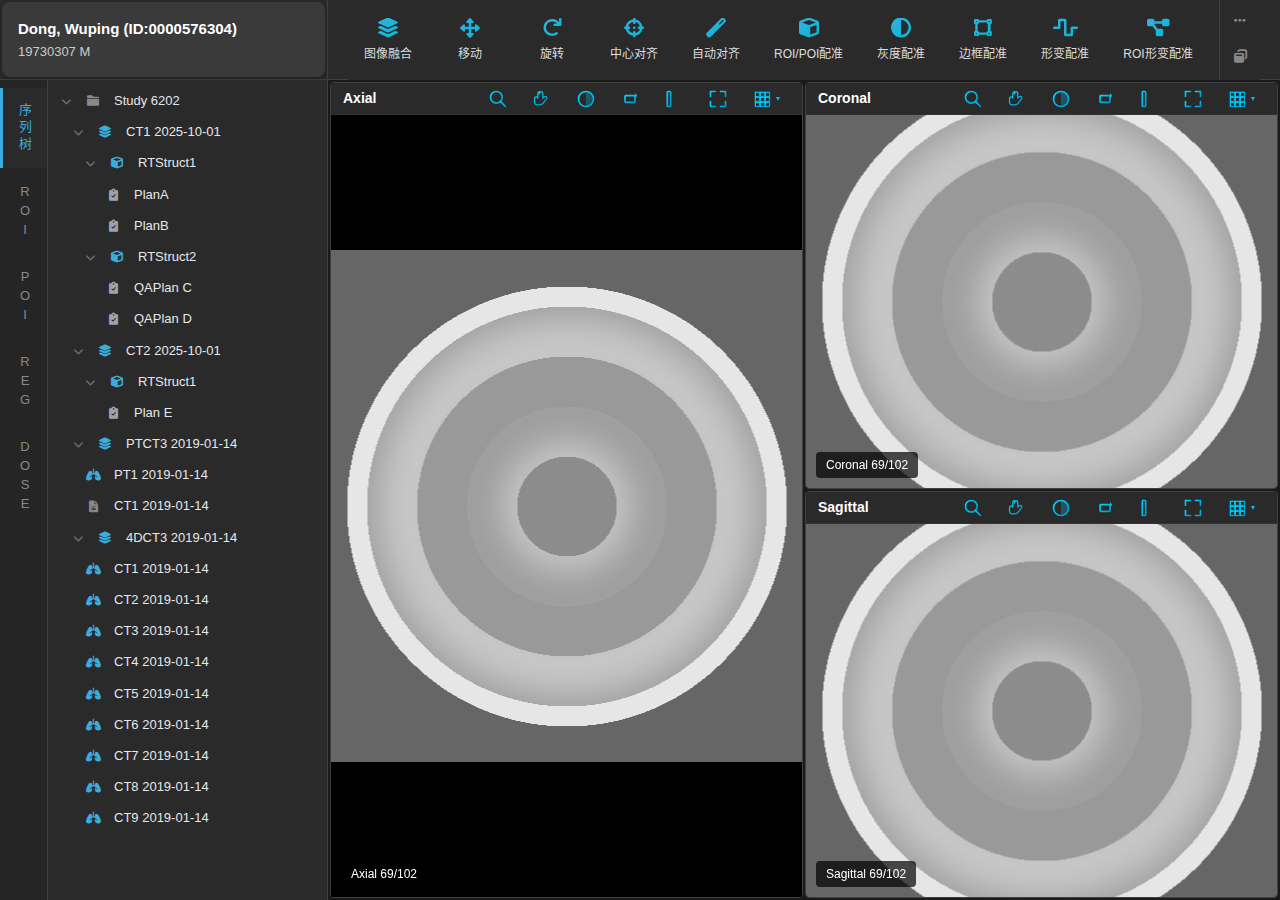
<file: photon-client/modules/image-processing-module.html>
<!DOCTYPE html>
<html lang="zh-CN">
<head>
    <meta charset="UTF-8">
    <meta name="viewport" content="width=device-width, initial-scale=1.0">
    <title>图像处理 - MOZI Photon</title>
    <link rel="stylesheet" href="../../shared/styles/styles.css">
    <link href="https://cdnjs.cloudflare.com/ajax/libs/font-awesome/6.0.0/css/all.min.css" rel="stylesheet">
    
    <style>
        * {
            margin: 0;
            padding: 0;
            box-sizing: border-box;
        }

        body {
            margin: 0;
            padding: 0;
            background: #1a1a1a;
            overflow: hidden;
            font-family: 'Microsoft YaHei', 'SimHei', Arial, sans-serif;
            color: #ffffff;
        }

        .image-processing-content {
            display: flex;
            flex-direction: column;
            width: 100%;
            height: 100vh;
            background: #1a1a1a;
            /* 与下方左侧栏一致：顶部患者区宽度 = 页签 + 内容区（内容区含内部纵向滚动条） */
            --td-left-tabs-width: 48px;
            --td-left-content-width: 280px;
        }

        /* 顶部区域（患者概览 + 工具栏） */
        .top-area {
            display: flex;
            height: 80px;
            flex-shrink: 0;
            border-bottom: 1px solid #404040;
        }

        /* 患者概览区域 */
        .patient-overview {
            width: calc(var(--td-left-tabs-width) + var(--td-left-content-width));
            flex: 0 0 calc(var(--td-left-tabs-width) + var(--td-left-content-width));
            min-width: calc(var(--td-left-tabs-width) + var(--td-left-content-width));
            background: #2a2a2a;
            border-right: 1px solid #404040;
            display: flex;
            align-items: center;
            justify-content: center;
            padding: 2px;
        }

        .patient-card {
            background: #3a3a3a;
            border-radius: 8px;
            padding: 12px 16px;
            width: 100%;
        }

        .patient-name-line {
            font-size: 15px;
            font-weight: 600;
            color: #ffffff;
            margin-bottom: 6px;
            white-space: nowrap;
            overflow: hidden;
            text-overflow: ellipsis;
        }

        .patient-info-line {
            font-size: 13px;
            color: #cccccc;
            white-space: nowrap;
            overflow: hidden;
            text-overflow: ellipsis;
        }

        /* 工具栏区域 */
        .toolbar-area {
            flex: 1;
            min-width: 0; /* 允许收缩，触发内部工具栏横向滚动 */
            background: #2a2a2a;
            display: flex;
            align-items: center;
            padding: 0 20px;
        }

        /* 下方内容区域（包含左侧栏和主显示区） */
        .content-wrapper {
            display: flex;
            flex: 1;
            overflow: hidden;
        }

        /* 左侧栏页签区域 */
        .left-sidebar-tabs {
            width: var(--td-left-tabs-width);
            background: #252525;
            border-right: 1px solid #404040;
            display: flex;
            flex-direction: column;
            padding: 8px 0;
            gap: 4px;
        }

        .sidebar-tab {
            width: 100%;
            min-height: 80px;
            padding: 12px 0;
            background: transparent;
            border: none;
            color: #888;
            cursor: pointer;
            display: flex;
            align-items: center;
            justify-content: center;
            transition: all 0.3s;
            border-left: 3px solid transparent;
            writing-mode: vertical-rl;
            text-orientation: upright;
            font-size: 13px;
            letter-spacing: 4px;
            font-weight: 500;
        }

        .sidebar-tab:hover {
            background: #2a2a2a;
            color: #ffffff;
        }

        .sidebar-tab.active {
            background: #2a2a2a;
            color: #3AACDE;
            border-left-color: #3AACDE;
        }

        /* 左侧栏内容区域 */
        .left-sidebar-content {
            width: var(--td-left-content-width);
            background: #2a2a2a;
            border-right: 1px solid #404040;
            display: flex;
            flex-direction: column;
            overflow: hidden;
        }

        .sidebar-content-panel {
            display: none;
            flex-direction: column;
            height: 100%;
            overflow-y: auto;
        }

        .sidebar-content-panel.active {
            display: flex;
        }

        .sidebar-panel-body {
            flex: 1;
            overflow-y: auto;
            display: flex;
            flex-direction: column;
        }

        /* 序列树样式 */
        .sequence-tree {
            padding: 8px 12px;
            color: #ddd;
            font-size: 14px;
        }

        .tree-line {
            display: flex;
            align-items: center;
            padding: 6px 0;
            cursor: pointer;
            transition: background 0.2s;
            border-radius: 3px;
            min-height: 32px;
            position: relative;
        }

        .tree-line:hover {
            background: #404040;
        }

        .tree-line.level-0 {
            padding-left: 0;
        }

        .tree-line.level-1 {
            padding-left: 20px;
        }

        .tree-line.level-2 {
            padding-left: 40px;
        }

        .tree-line.level-3 {
            padding-left: 60px;
        }

        .tree-line.level-4 {
            padding-left: 80px;
        }

        .tree-line.level-1::before,
        .tree-line.level-2::before,
        .tree-line.level-3::before,
        .tree-line.level-4::before {
            content: '';
            position: absolute;
            left: 10px;
            top: 0;
            bottom: 50%;
            width: 1px;
            border-left: 1px dashed #666;
        }

        .tree-line.level-1::after,
        .tree-line.level-2::after,
        .tree-line.level-3::after,
        .tree-line.level-4::after {
            content: '';
            position: absolute;
            left: 10px;
            top: 50%;
            width: 10px;
            height: 1px;
            border-top: 1px dashed #666;
        }

        .tree-line.level-2::before {
            left: 30px;
        }

        .tree-line.level-2::after {
            left: 30px;
        }

        .tree-line.level-3::before {
            left: 50px;
        }

        .tree-line.level-3::after {
            left: 50px;
        }

        .tree-line.level-4::before {
            left: 70px;
        }

        .tree-line.level-4::after {
            left: 70px;
        }

        .tree-line.selected {
            background-color: rgba(33, 143, 191, 0.2);
        }

        .tree-line.selected:hover {
            background-color: rgba(33, 143, 191, 0.3);
        }

        .tree-toggle {
            display: inline-block;
            width: 16px;
            height: 16px;
            line-height: 14px;
            text-align: center;
            font-size: 12px;
            font-weight: bold;
            color: #888;
            border: 1px solid #888;
            border-radius: 2px;
            margin-right: 8px;
            flex-shrink: 0;
        }

        .tree-line i {
            margin-right: 8px;
            width: 16px;
            color: #3AACDE;
            font-size: 14px;
            flex-shrink: 0;
        }

        .tree-line.selected i {
            color: #fff;
        }

        .tree-line > span:not(.tree-toggle) {
            color: #ddd;
        }

        .tree-line.selected > span:not(.tree-toggle) {
            color: #fff;
        }

        /* ROI容器需要占满空间 */
        #roiContainer {
            flex: 1;
            overflow: hidden;
        }

        /* DOSE容器需要占满空间 */
        #doseContainer {
            flex: 1;
            overflow: hidden;
        }

        /* 主显示区域 */
        .main-display-area {
            flex: 1;
            display: grid;
            grid-template-columns: 1fr 1fr;
            grid-template-rows: 1fr 1fr;
            gap: 2px;
            background: #1a1a1a;
            padding: 2px;
        }

        /* 横断面视图 - 占据左侧整列 */
        .view-panel.axial {
            grid-column: 1;
            grid-row: 1 / 3;
        }

        /* 冠状面视图 - 右上 */
        .view-panel.coronal {
            grid-column: 2;
            grid-row: 1;
        }

        /* 矢状面视图 - 右下 */
        .view-panel.sagittal {
            grid-column: 2;
            grid-row: 2;
        }

        .view-panel {
            background: #000000;
            border: 1px solid #404040;
            border-radius: 4px;
            overflow: hidden;
            position: relative;
        }

        /* 确保组件填满面板 */
        .view-panel > * {
            width: 100%;
            height: 100%;
        }

        /* 滚动条样式 */
        .sidebar-panel-body::-webkit-scrollbar {
            width: 8px;
        }

        .sidebar-panel-body::-webkit-scrollbar-track {
            background: #1a1a1a;
        }

        .sidebar-panel-body::-webkit-scrollbar-thumb {
            background: #404040;
            border-radius: 4px;
        }

        .sidebar-panel-body::-webkit-scrollbar-thumb:hover {
            background: #555;
        }
    </style>
</head>
<body>
    <div class="image-processing-content module-toolbar-layout-root">
        <!-- 顶部区域 -->
        <div class="top-area">
            <!-- 患者概览区域 -->
            <div class="patient-overview">
                <div id="patientOverviewCard"></div>
            </div>

            <!-- 工具栏区域 -->
            <div class="toolbar-area" id="moduleToolbarContainer">
                <!-- 模块工具栏组件将在这里渲染 -->
            </div>
        </div>

        <!-- 下方内容区域 -->
        <div class="content-wrapper">
            <!-- 左侧栏页签区域 -->
            <div class="left-sidebar-tabs">
            <button class="sidebar-tab active" data-panel="series" title="序列树">序列树</button>
            <button class="sidebar-tab" data-panel="roi" title="ROI">ROI</button>
            <button class="sidebar-tab" data-panel="poi" title="POI">POI</button>
            <button class="sidebar-tab" data-panel="reg" title="REG">REG</button>
            <button class="sidebar-tab" data-panel="dose" title="DOSE">DOSE</button>
        </div>

        <!-- 左侧栏内容区域 -->
        <div class="left-sidebar-content">
            <!-- 序列树面板 -->
            <div class="sidebar-content-panel active" id="seriesPanel">
                <div class="sidebar-panel-body">
                    <div id="imageSequenceContainer">
                        <!-- 序列树组件将通过JavaScript动态加载 -->
                        <div class="loading-indicator" style="display: flex; align-items: center; justify-content: center; padding: 20px; color: #888;">
                            <i class="fas fa-spinner fa-spin"></i>
                            <span style="margin-left: 10px;">加载序列树组件...</span>
                        </div>
                    </div>
                </div>
            </div>

            <!-- ROI面板 -->
            <div class="sidebar-content-panel" id="roiPanel">
                <div class="sidebar-panel-body" id="roiContainer">
                    <!-- ROI组件将在这里渲染 -->
                </div>
            </div>

            <!-- POI面板 -->
            <div class="sidebar-content-panel" id="poiPanel">
                <div class="sidebar-panel-body" id="poiContainer">
                    <!-- POI组件将在这里渲染 -->
                </div>
            </div>

            <!-- REG面板 -->
            <div class="sidebar-content-panel" id="regPanel">
                <div class="sidebar-panel-body">
                    <div class="registration-container" id="imageRegistrationContainer">
                        <div class="loading-indicator" style="display: flex; align-items: center; justify-content: center; padding: 20px; color: #888;">
                            <i class="fas fa-spinner fa-spin"></i>
                            <span style="margin-left: 10px;">加载配准组件...</span>
                        </div>
                    </div>
                </div>
            </div>

            <!-- Dose面板 -->
            <div class="sidebar-content-panel" id="dosePanel">
                <div class="sidebar-panel-body" id="doseContainer">
                    <!-- DOSE组件将在这里渲染 -->
                </div>
            </div>
        </div>

        <!-- 主显示区域 - 三个2D视图 -->
        <div class="main-display-area">
            <!-- 横断面视图 - 左侧 -->
            <div class="view-panel axial" id="axialViewContainer">
                <!-- 2D横截面视图组件将在这里渲染 -->
            </div>

            <!-- 冠状面视图 - 右上 -->
            <div class="view-panel coronal" id="coronalViewContainer">
                <!-- 2D冠状面视图组件将在这里渲染 -->
            </div>

            <!-- 矢状面视图 - 右下 -->
            <div class="view-panel sagittal" id="sagittalViewContainer">
                <!-- 2D矢状面视图组件将在这里渲染 -->
            </div>
        </div>
        </div> <!-- 关闭 content-wrapper -->
    </div>

    <!-- 加载组件脚本 -->
    <script src="../../shared/scripts/components/PatientOverviewComponent.js"></script>
    <script src="../../shared/scripts/components/SequenceTreeComponent.js"></script>
    <script src="../../shared/scripts/components/ROIComponent.js"></script>
    <script src="../../shared/scripts/components/POIComponent.js"></script>
    <script src="../../shared/scripts/components/RegistrationComponent.js"></script>
    <script src="../../shared/scripts/components/CrossSectionView2DComponent.js"></script>
    <script src="../../shared/scripts/components/CoronalView2DComponent.js"></script>
    <script src="../../shared/scripts/components/SagittalView2DComponent.js"></script>
    <script src="../../shared/scripts/components/ModuleToolbarComponent.js"></script>
    <script src="../../shared/scripts/components/DOSEComponent.js"></script>

    <script>
        // 组件实例
        let imageSequenceTreeComponent = null;
        let roiComponent = null;
        let poiComponent = null;
        let registrationComponent = null;
        let axialViewComponent = null;
        let coronalViewComponent = null;
        let sagittalViewComponent = null;
        let moduleToolbar = null;
        let doseComponent = null;
        let patientOverviewComponent = null;
        const defaultPatient = {
            name: 'Dong, Wuping',
            id: '0000576304',
            birthDate: '19730307',
            gender: 'M'
        };

        // 左侧栏页签切换逻辑
        document.addEventListener('DOMContentLoaded', function() {
            // 患者概览
            patientOverviewComponent = new PatientOverviewComponent('patientOverviewCard', {
                patient: defaultPatient
            });

            const sidebarTabs = document.querySelectorAll('.sidebar-tab');
            const contentPanels = document.querySelectorAll('.sidebar-content-panel');

            const panelMap = {
                'series': 'seriesPanel',
                'roi': 'roiPanel',
                'poi': 'poiPanel',
                'reg': 'regPanel',
                'dose': 'dosePanel'
            };

            sidebarTabs.forEach(tab => {
                tab.addEventListener('click', function() {
                    const panelName = this.getAttribute('data-panel');
                    const panelId = panelMap[panelName];

                    if (!panelId) return;

                    // 更新页签激活状态
                    sidebarTabs.forEach(t => t.classList.remove('active'));
                    this.classList.add('active');

                    // 切换内容面板
                    contentPanels.forEach(p => p.classList.remove('active'));
                    document.getElementById(panelId).classList.add('active');
                });
            });

            // 初始化组件
            initComponents();
        });

        // 初始化所有组件
        function initComponents() {
            // 初始化序列树组件
            if (window.SequenceTreeComponent) {
                const container = document.getElementById('imageSequenceContainer');
                if (container) {
                    // 移除加载指示器
                    container.innerHTML = '';
                    
                    imageSequenceTreeComponent = new SequenceTreeComponent('imageSequenceContainer', {
                        prefix: 'image-',
                        onSequenceSelect: function(sequenceName, element) {
                            console.log('图像处理序列选择:', sequenceName);
                            // 可以在这里添加序列选择后的处理逻辑
                        },
                        onFileSelect: function(fileName, element) {
                            console.log('图像处理文件选择:', fileName);
                            // 可以在这里添加文件选择后的处理逻辑
                        },
                        showFileInfo: false // 图像处理模块不需要显示文件信息
                    });
                }
            }
            // 初始化模块工具栏
            if (typeof ModuleToolbarComponent !== 'undefined') {
                const imageProcessingTools = [
                    // 常规类工具
                    { id: 'image-fusion', icon: 'fas fa-layer-group', label: '图像融合', tooltip: '图像融合', category: '常规' },
                    { id: 'move', icon: 'fas fa-arrows-alt', label: '移动', tooltip: '移动图像', category: '常规' },
                    { id: 'rotate', icon: 'fas fa-redo', label: '旋转', tooltip: '旋转图像', category: '常规' },
                    { id: 'center-align', icon: 'fas fa-crosshairs', label: '中心对齐', tooltip: '中心对齐', category: '常规' },
                    { id: 'auto-align', icon: 'fas fa-magic', label: '自动对齐', tooltip: '自动对齐', category: '常规' },
                    { id: 'roi-poi-reg', icon: 'fas fa-cube', label: 'ROI/POI配准', tooltip: 'ROI/POI配准', category: '常规' },
                    { id: 'grayscale-reg', icon: 'fas fa-adjust', label: '灰度配准', tooltip: '灰度配准', category: '常规' },
                    { id: 'boundary-reg', icon: 'fas fa-vector-square', label: '边框配准', tooltip: '边框配准', category: '常规' },
                    { id: 'deform-reg', icon: 'fas fa-wave-square', label: '形变配准', tooltip: '形变配准', category: '常规' },
                    { id: 'roi-deform-reg', icon: 'fas fa-project-diagram', label: 'ROI形变配准', tooltip: 'ROI形变配准', category: '常规' },
                    { id: 'deform-review', icon: 'fas fa-user-check', label: '形变审查', tooltip: '形变审查', category: '审核' },
                    { id: 'dir-visual', icon: 'fas fa-network-wired', label: 'DIR可视化', tooltip: 'DIR可视化', category: '审核' },
                    { id: 'reset-reg', icon: 'fas fa-sync-alt', label: '重置配准', tooltip: '重置配准', category: '常规' },
                    { id: 'save-reg', icon: 'fas fa-save', label: '保存配准', tooltip: '保存配准', category: '常规' }
                ];

                moduleToolbar = new ModuleToolbarComponent('moduleToolbarContainer', {
                    tools: imageProcessingTools,
                    categories: ['常规', 'QA', '审核'], // 定义模块的分类
                    moduleId: 'image-processing', // 模块标识，用于数据持久化
                    // accountId: 'user123', // 账号ID（可选，用于跟随账号存储）
                    onToolClick: (toolId) => {
                        console.log('工具点击:', toolId);
                        // 这里可以添加具体的工具功能
                    }
                });
            }

            // 初始化ROI组件
            if (typeof ROIComponent !== 'undefined') {
                roiComponent = new ROIComponent('roiContainer', {
                    prefix: 'image-processing-',
                    onROISelect: (roiName) => {
                        console.log('选中ROI:', roiName);
                    }
                });
            }

            // 初始化POI组件
            if (typeof POIComponent !== 'undefined') {
                poiComponent = new POIComponent('poiContainer', {
                    prefix: 'image-processing-',
                    onPOISelect: (poiName) => {
                        console.log('选中POI:', poiName);
                    },
                    onToolClick: (buttonId) => {
                        console.log('POI工具点击:', buttonId);
                    }
                });
            }

            // 初始化配准组件
            if (typeof RegistrationComponent !== 'undefined') {
                const registrationContainer = document.getElementById('imageRegistrationContainer');
                if (registrationContainer) {
                    // 移除加载指示器
                    registrationContainer.innerHTML = '';
                    
                    registrationComponent = new RegistrationComponent('imageRegistrationContainer', {
                        prefix: 'image-',
                        onRegistrationSelect: function(registrationId, element) {
                            console.log('图像处理配准选择:', registrationId);
                            // 可以在这里添加配准选择后的处理逻辑
                        },
                        onSequenceSelect: function(sequenceName, element) {
                            console.log('图像处理配准序列选择:', sequenceName);
                            // 可以在这里添加序列选择后的处理逻辑
                        },
                        onFileSelect: function(fileName, element) {
                            console.log('图像处理配准文件选择:', fileName);
                            // 可以在这里添加文件选择后的处理逻辑
                        },
                        showFileInfo: true
                    });
                }
            }

            // 初始化横断面视图组件
            if (typeof CrossSectionView2DComponent !== 'undefined') {
                if (document.getElementById('axialViewContainer')) {
                    axialViewComponent = new CrossSectionView2DComponent('axialViewContainer', {
                        enableToolbar: true,
                        enableLayerControl: true,
                        showDoseLegend: false,
                        contoursVisible: false  // 图像处理模块：不显示轮廓
                    });
                    
                    // 添加示例轮廓数据用于测试显示
                    setTimeout(() => {
                        // 等待图像加载完成后再添加轮廓
                        if (!axialViewComponent.imageData) {
                            setTimeout(arguments.callee, 100);
                            return;
                        }
                        
                        const imageWidth = axialViewComponent.imageData.width;
                        const imageHeight = axialViewComponent.imageData.height;
                        const centerX = imageWidth / 2;
                        const centerY = imageHeight / 2;
                        const radius = Math.min(imageWidth, imageHeight) * 0.15;
                        
                        // 添加轮廓1（黄色）
                        const contour1Points = [];
                        for (let i = 0; i < 8; i++) {
                            const angle = (i / 8) * Math.PI * 2;
                            contour1Points.push({
                                x: centerX + radius * Math.cos(angle),
                                y: centerY + radius * Math.sin(angle)
                            });
                        }
                        axialViewComponent.addContour('roi-1', contour1Points, '#FFFF00');
                        
                        // 添加轮廓2（绿色）
                        const contour2Points = [];
                        for (let i = 0; i < 8; i++) {
                            const angle = (i / 8) * Math.PI * 2;
                            contour2Points.push({
                                x: centerX + radius * 1.5 * Math.cos(angle),
                                y: centerY + radius * 1.5 * Math.sin(angle)
                            });
                        }
                        axialViewComponent.addContour('roi-2', contour2Points, '#00FF00');
                    }, 300);
                }
            }

            // 初始化冠状面视图组件
            if (typeof CoronalView2DComponent !== 'undefined') {
                if (document.getElementById('coronalViewContainer')) {
                    coronalViewComponent = new CoronalView2DComponent('coronalViewContainer', {
                        enableToolbar: true,
                        enableLayerControl: true,
                        showDoseLegend: false,
                        contoursVisible: false  // 图像处理模块：不显示轮廓
                    });
                }
            }

            // 初始化矢状面视图组件
            if (typeof SagittalView2DComponent !== 'undefined') {
                if (document.getElementById('sagittalViewContainer')) {
                    sagittalViewComponent = new SagittalView2DComponent('sagittalViewContainer', {
                        enableToolbar: true,
                        enableLayerControl: true,
                        showDoseLegend: false,
                        contoursVisible: false  // 图像处理模块：不显示轮廓
                    });
                }
            }

            // 初始化DOSE组件
            if (typeof DOSEComponent !== 'undefined') {
                if (document.getElementById('doseContainer')) {
                    doseComponent = new DOSEComponent('doseContainer', {
                        prefix: 'image-processing-',
                        onDoseTypeChange: (doseType) => {
                            console.log('剂量类型变更:', doseType);
                        },
                        onDoseSourceChange: (doseSource) => {
                            console.log('剂量源变更:', doseSource);
                        },
                        onGlobalVisibilityToggle: (visible) => {
                            console.log('全局可见性切换:', visible);
                        },
                        onFillToggle: (fillEnabled) => {
                            console.log('填充切换:', fillEnabled);
                        },
                        onBoldToggle: (boldEnabled) => {
                            console.log('加粗切换:', boldEnabled);
                        }
                    });
                }
            }
        }
    </script>
</body>
</html>
</file>
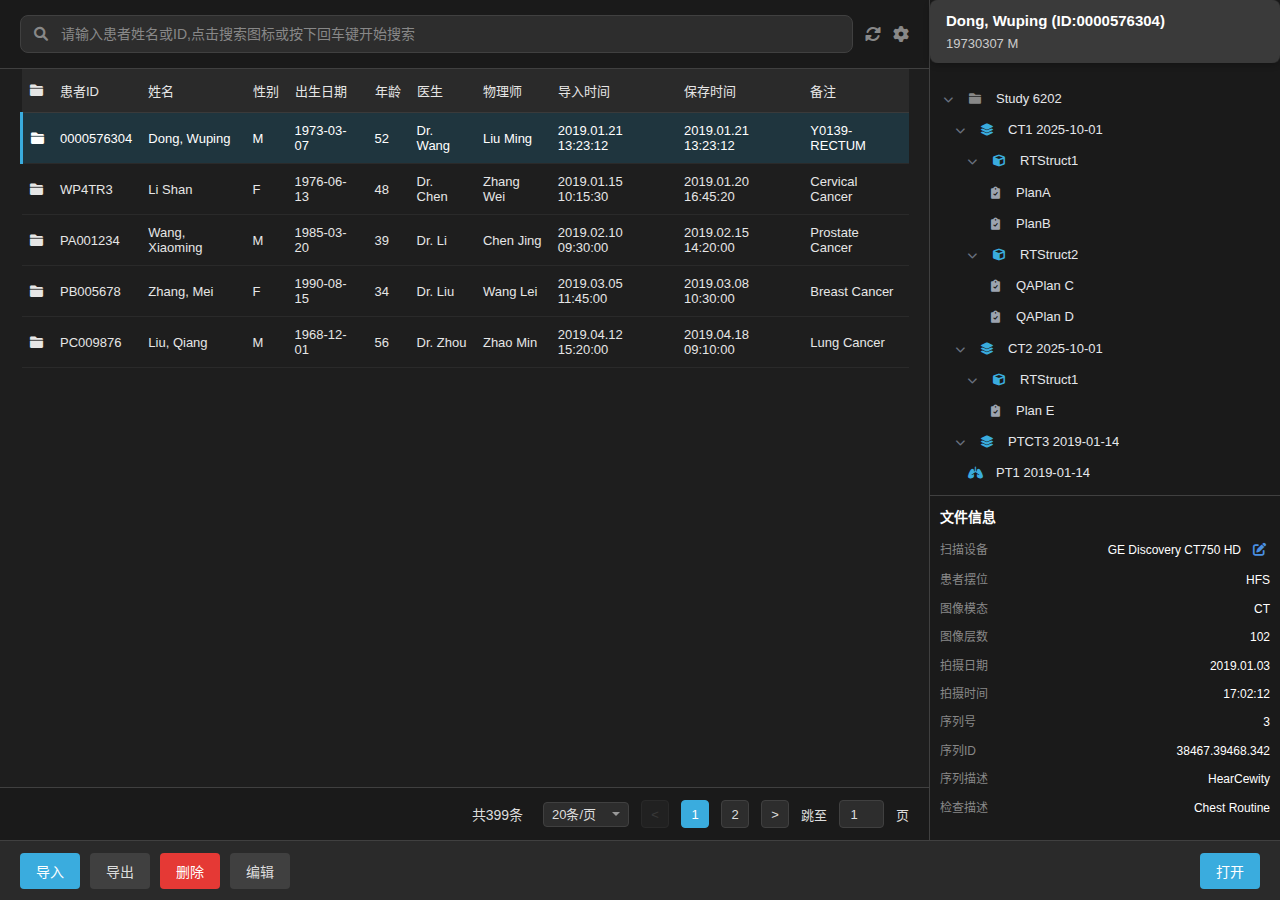
<file: photon-client/modules/patient-management-module.html>
<!DOCTYPE html>
<html lang="zh-CN">
<head>
    <meta charset="UTF-8">
    <meta name="viewport" content="width=device-width, initial-scale=1.0">
    <title>患者管理 - MOZI Photon</title>
    <link rel="stylesheet" href="../../shared/styles/styles.css">
    <link rel="stylesheet" href="../../shared/styles/patient-management.css">
    <link href="https://cdnjs.cloudflare.com/ajax/libs/font-awesome/6.0.0/css/all.min.css" rel="stylesheet">
    <style>
        body {
            margin: 0;
            padding: 0;
            background: #1a1a1a;
            overflow: hidden;
        }
        
        .patient-management-container {
            display: flex;
            flex-direction: column;
            width: 100%;
            height: 100vh;
            background: #1a1a1a;
        }
        
        /* 主内容区域包装器 - 横向布局左右面板 */
        .main-content-wrapper {
            display: flex;
            flex-direction: row;
            flex: 1;
            min-height: 0;
            overflow: hidden;
            height: calc(100vh - 60px);
        }
        
        /* 左侧面板 */
        .left-panel {
            flex: 1;
            display: flex;
            flex-direction: column;
            min-width: 0;
        }
        
        /* 右侧面板 */
        .right-panel {
            flex: 0 0 350px;
            display: flex;
            flex-direction: column;
            min-height: 0;
        }
        
        /* 统一的底部操作栏 - 横跨整个容器 */
        .bottom-action-bar {
            display: flex;
            justify-content: space-between;
            align-items: center;
            padding: 15px 20px;
            background: #2a2a2a;
            border-top: 1px solid #404040;
            flex-shrink: 0;
            height: 60px;
        }
        
        .bottom-action-bar .left-actions {
            display: flex;
            gap: 10px;
            align-items: center;
        }
        
        .bottom-action-bar .right-actions {
            display: flex;
            gap: 2px;
            align-items: center;
        }
        
        .bottom-action-bar .btn {
            padding: 8px 16px;
            border-radius: 4px;
            border: none;
            cursor: pointer;
            font-size: 14px;
            transition: all 0.3s;
        }
        
        .bottom-action-bar .btn-primary {
            background: #3AACDE;
            color: #fff;
        }
        
        .bottom-action-bar .btn-primary:hover {
            background: #2a9cc8;
        }
        
        .bottom-action-bar .btn-secondary {
            background: #404040;
            color: #ddd;
        }
        
        .bottom-action-bar .btn-secondary:hover {
            background: #505050;
        }
        
        .bottom-action-bar .btn-danger {
            background: #e53935;
            color: #fff;
        }
        
        .bottom-action-bar .btn-danger:hover {
            background: #c62828;
        }
        
        /* 患者摘要、搜索框、标签页 - 固定高度 */
        .patient-summary,
        .right-search,
        .right-tabs {
            flex-shrink: 0;
        }
        
        /* 序列树容器 - 占据剩余空间，滚动由 SequenceTreeComponent 内部处理 */
        .sequence-tree-container {
            flex: 1;
            overflow: hidden; /* 移除滚动，由组件内部处理 */
            min-height: 0;
        }
        
        /* 配准容器 */
        .registration-container {
            flex: 1;
            overflow-y: auto;
            min-height: 0;
        }
        
        /* 文件信息 - 固定在右侧面板底部 */
        .file-info {
            flex-shrink: 0;
            border-top: 1px solid #404040;
            padding: 10px;
        }
        
        /* 序列树样式 - 纵向树，一行一个节点 */
        .sequence-tree {
            padding: 8px 12px;
            color: #ddd;
            font-size: 14px;
        }

        /* 纵向树的每一行 */
        .tree-line {
            display: flex;
            align-items: center;
            padding: 6px 0;
            cursor: pointer;
            transition: background 0.2s;
            border-radius: 3px;
            min-height: 32px;
            position: relative;
        }

        .tree-line:hover {
            background: #404040;
        }

        /* 根据层级缩进 */
        .tree-line.level-0 {
            padding-left: 0;
        }

        .tree-line.level-1 {
            padding-left: 20px;
        }

        .tree-line.level-2 {
            padding-left: 40px;
        }

        .tree-line.level-3 {
            padding-left: 60px;
        }

        .tree-line.level-4 {
            padding-left: 80px;
        }

        /* 树形连接线 - 垂直虚线 */
        .tree-line.level-1::before,
        .tree-line.level-2::before,
        .tree-line.level-3::before,
        .tree-line.level-4::before {
            content: '';
            position: absolute;
            left: 10px;
            top: 0;
            bottom: 50%;
            width: 1px;
            border-left: 1px dashed #666;
        }

        /* 水平虚线连接到节点 */
        .tree-line.level-1::after,
        .tree-line.level-2::after,
        .tree-line.level-3::after,
        .tree-line.level-4::after {
            content: '';
            position: absolute;
            left: 10px;
            top: 50%;
            width: 10px;
            height: 1px;
            border-top: 1px dashed #666;
        }

        /* level-2 的线条位置调整 */
        .tree-line.level-2::before {
            left: 30px;
        }

        .tree-line.level-2::after {
            left: 30px;
        }

        /* level-3 的线条位置调整 */
        .tree-line.level-3::before {
            left: 50px;
        }

        .tree-line.level-3::after {
            left: 50px;
        }

        /* level-4 的线条位置调整 */
        .tree-line.level-4::before {
            left: 70px;
        }

        .tree-line.level-4::after {
            left: 70px;
        }

        /* 最后一个子节点不显示向下的垂直线 */
        .tree-line.last-child::before {
            display: none;
        }

        /* 选中状态 - 与患者列表一致 */
        .tree-line.selected {
            background-color: rgba(33, 143, 191, 0.2);
        }

        .tree-line.selected:hover {
            background-color: rgba(33, 143, 191, 0.3);
        }

        /* 展开/折叠按钮 */
        .tree-toggle {
            display: inline-block;
            width: 16px;
            height: 16px;
            line-height: 14px;
            text-align: center;
            font-size: 12px;
            font-weight: bold;
            color: #888;
            border: 1px solid #888;
            border-radius: 2px;
            margin-right: 8px;
            flex-shrink: 0;
        }

        /* 图标 */
        .tree-line i {
            margin-right: 8px;
            width: 16px;
            color: #3AACDE;
            font-size: 14px;
            flex-shrink: 0;
        }

        .tree-line.selected i {
            color: #fff;
        }

        /* 文本 */
        .tree-line > span:not(.tree-toggle) {
            color: #ddd;
        }

        .tree-line.selected > span:not(.tree-toggle) {
            color: #fff;
        }
        
        /* 弹窗样式 */
        .modal-overlay {
            position: fixed;
            top: 0;
            left: 0;
            right: 0;
            bottom: 0;
            background: rgba(0, 0, 0, 0.7);
            display: flex;
            align-items: center;
            justify-content: center;
            z-index: 9999;
        }
        
        .modal-dialog {
            background: #2a2a2a;
            border-radius: 8px;
            width: 700px;
            max-width: 90%;
            max-height: 90vh;
            overflow: auto;
            box-shadow: 0 4px 20px rgba(0, 0, 0, 0.5);
        }
        
        .modal-header {
            padding: 20px 24px;
            border-bottom: 1px solid #404040;
            display: flex;
            justify-content: space-between;
            align-items: center;
        }
        
        .modal-header h3 {
            margin: 0;
            color: #fff;
            font-size: 18px;
        }
        
        .modal-close {
            background: transparent;
            border: none;
            color: #888;
            cursor: pointer;
            font-size: 20px;
            padding: 0;
            width: 32px;
            height: 32px;
            display: flex;
            align-items: center;
            justify-content: center;
            border-radius: 4px;
            transition: all 0.3s;
        }
        
        .modal-close:hover {
            background: #404040;
            color: #fff;
        }
        
        .modal-body {
            padding: 24px;
        }
        
        .form-group {
            margin-bottom: 20px;
        }
        
        .form-group label {
            display: block;
            color: #ddd;
            font-size: 14px;
            margin-bottom: 8px;
        }
        
        .form-input {
            width: 100%;
            padding: 10px 12px;
            background: #1a1a1a;
            border: 1px solid #404040;
            border-radius: 4px;
            color: #fff;
            font-size: 14px;
        }
        
        .form-input:focus {
            outline: none;
            border-color: #3AACDE;
        }
        
        .form-input.readonly {
            background: #333;
            color: #888;
            cursor: not-allowed;
        }
        
        .form-hint {
            margin-top: 6px;
            color: #888;
            font-size: 12px;
        }
        
        .chart-section {
            margin-top: 24px;
        }
        
        .chart-section h4 {
            color: #fff;
            font-size: 16px;
            margin-bottom: 8px;
        }
        
        .chart-subtitle {
            color: #888;
            font-size: 14px;
            margin-bottom: 16px;
        }
        
        .chart-placeholder {
            background: #1a1a1a;
            border: 1px solid #404040;
            border-radius: 4px;
            padding: 20px;
            min-height: 300px;
        }
        
        .modal-footer {
            padding: 16px 24px;
            border-top: 1px solid #404040;
            display: flex;
            justify-content: flex-end;
            gap: 10px;
        }
    </style>
</head>
<body>
    <div class="patient-management-container">
        <!-- 主内容区域 -->
        <div class="main-content-wrapper">
            <!-- 左侧患者列表 -->
            <div class="left-panel">
            <!-- 搜索栏 -->
            <div class="search-section">
                <div class="search-box">
                    <i class="fas fa-search search-icon"></i>
                    <input type="text" placeholder="请输入患者姓名或ID,点击搜索图标或按下回车键开始搜索" id="searchInput">
                </div>
                <div class="search-actions">
                    <i class="fas fa-sync-alt refresh-icon"></i>
                    <i class="fas fa-cog settings-icon"></i>
                </div>
            </div>

            <!-- 患者表格 -->
            <div class="table-section">
                <table class="patient-table">
                    <thead>
                        <tr>
                            <th><i class="fas fa-folder"></i></th>
                            <th>患者ID</th>
                            <th>姓名</th>
                            <th>性别</th>
                            <th>出生日期</th>
                            <th>年龄</th>
                            <th>医生</th>
                            <th>物理师</th>
                            <th>导入时间</th>
                            <th>保存时间</th>
                            <th>备注</th>
                        </tr>
                    </thead>
                    <tbody id="patientTableBody">
                        <!-- 患者数据将通过JavaScript动态加载 -->
                    </tbody>
                </table>
            </div>

            <!-- 分页控制 -->
            <div class="pagination-section">
                <span class="pagination-total">共399条</span>
                <select class="page-size-select">
                    <option value="20">20条/页</option>
                    <option value="50">50条/页</option>
                    <option value="100">100条/页</option>
                    <option value="200">200条/页</option>
                </select>
                <button class="page-btn page-prev" disabled>&lt;</button>
                <button class="page-btn page-num active">1</button>
                <button class="page-btn page-num">2</button>
                <button class="page-btn page-next">&gt;</button>
                <span class="jump-to-label">跳至</span>
                <input type="number" class="jump-to-input" value="1" min="1">
                <span class="jump-to-label">页</span>
            </div>
        </div>

        <!-- 右侧患者详情 -->
            <div class="right-panel">
            <!-- 患者摘要 -->
            <div class="patient-summary">
                <div id="patientOverviewCard"></div>
            </div>

            <!-- 序列树 -->
            <div class="sequence-tree-container" id="patientSequenceContainer">
                <!-- 序列树组件将通过JavaScript动态加载 -->
                <div class="loading-indicator">
                    <i class="fas fa-spinner fa-spin"></i>
                    <span>加载序列树组件...</span>
                </div>
            </div>

            <!-- 文件信息 -->
            <div class="file-info" id="fileInfo">
                <h4>文件信息</h4>
                <div class="info-grid" id="imageFileInfo">
                    <div class="info-item">
                        <span class="label">扫描设备</span>
                        <span class="value">
                            <span id="scanDeviceValue">GE Discovery CT750 HD</span>
                            <button class="edit-icon-btn" id="editScanDeviceBtn" title="修改">
                                <i class="fas fa-edit"></i>
                            </button>
                        </span>
                    </div>
                    <div class="info-item">
                        <span class="label">患者摆位</span>
                        <span class="value">HFS</span>
                    </div>
                    <div class="info-item">
                        <span class="label">图像模态</span>
                        <span class="value">CT</span>
                    </div>
                    <div class="info-item">
                        <span class="label">图像层数</span>
                        <span class="value">102</span>
                    </div>
                    <div class="info-item">
                        <span class="label">拍摄日期</span>
                        <span class="value">2019.01.03</span>
                    </div>
                    <div class="info-item">
                        <span class="label">拍摄时间</span>
                        <span class="value">17:02:12</span>
                    </div>
                    <div class="info-item">
                        <span class="label">序列号</span>
                        <span class="value">3</span>
                    </div>
                    <div class="info-item">
                        <span class="label">序列ID</span>
                        <span class="value">38467.39468.342</span>
                    </div>
                    <div class="info-item">
                        <span class="label">序列描述</span>
                        <span class="value">HearCewity</span>
                    </div>
                    <div class="info-item">
                        <span class="label">检查描述</span>
                        <span class="value">Chest Routine</span>
                    </div>
                </div>
            </div>
        </div>
        </div><!-- 关闭 main-content-wrapper -->
        
        <!-- 统一的底部操作栏 -->
        <div class="bottom-action-bar">
            <div class="left-actions">
                <button class="btn btn-primary">导入</button>
                <button class="btn btn-secondary">导出</button>
                <button class="btn btn-danger">删除</button>
                <button class="btn btn-secondary">编辑</button>
            </div>
            <div class="right-actions">
                <button class="btn btn-primary btn-open">打开</button>
            </div>
        </div>
    </div>

    <!-- 图像属性弹窗 -->
    <div class="modal-overlay" id="imagePropertiesModal" style="display: none;">
        <div class="modal-dialog">
            <div class="modal-header">
                <h3>图像属性</h3>
                <button class="modal-close" id="closeModal">
                    <i class="fas fa-times"></i>
                </button>
            </div>
            <div class="modal-body">
                <div class="form-group">
                    <label>CT图像</label>
                    <input type="text" value="CT 65" readonly class="form-input readonly">
                </div>
                <div class="form-group">
                    <label>扫描设备</label>
                    <select class="form-input">
                        <option>GE MEDICAL SYSTEMS</option>
                        <option>SIEMENS</option>
                        <option>PHILIPS</option>
                    </select>
                    <p class="form-hint">根据DICOM数据中指定字段自动匹配扫描设备</p>
                </div>
                <div class="chart-section">
                    <h4>电子密度对照表</h4>
                    <p class="chart-subtitle">CT转电子密度</p>
                    <div class="chart-placeholder">
                        <canvas id="densityChart" width="600" height="300"></canvas>
                    </div>
                </div>
            </div>
            <div class="modal-footer">
                <button class="btn btn-secondary" id="cancelBtn">取消</button>
                <button class="btn btn-primary" id="confirmBtn">确定</button>
            </div>
        </div>
    </div>

    <!-- 组件引用 -->
    <script src="../../shared/scripts/components/PatientOverviewComponent.js"></script>
    <script src="../../shared/scripts/components/SequenceTreeComponent.js"></script>
    <script src="../../shared/scripts/components/RegistrationPanel.js"></script>
    <script src="../../shared/scripts/components/PatientManagementComponent.js"></script>
    
    <script>
        // 模拟患者数据
        const mockPatients = [
            {
                id: '0000576304',
                name: 'Dong, Wuping',
                gender: 'M',
                birthDate: '1973-03-07',
                age: 52,
                doctor: 'Dr. Wang',
                physicist: 'Liu Ming',
                importTime: '2019.01.21 13:23:12',
                saveTime: '2019.01.21 13:23:12',
                remarks: 'Y0139-RECTUM'
            },
            {
                id: 'WP4TR3',
                name: 'Li Shan',
                gender: 'F',
                birthDate: '1976-06-13',
                age: 48,
                doctor: 'Dr. Chen',
                physicist: 'Zhang Wei',
                importTime: '2019.01.15 10:15:30',
                saveTime: '2019.01.20 16:45:20',
                remarks: 'Cervical Cancer'
            },
            {
                id: 'PA001234',
                name: 'Wang, Xiaoming',
                gender: 'M',
                birthDate: '1985-03-20',
                age: 39,
                doctor: 'Dr. Li',
                physicist: 'Chen Jing',
                importTime: '2019.02.10 09:30:00',
                saveTime: '2019.02.15 14:20:00',
                remarks: 'Prostate Cancer'
            },
            {
                id: 'PB005678',
                name: 'Zhang, Mei',
                gender: 'F',
                birthDate: '1990-08-15',
                age: 34,
                doctor: 'Dr. Liu',
                physicist: 'Wang Lei',
                importTime: '2019.03.05 11:45:00',
                saveTime: '2019.03.08 10:30:00',
                remarks: 'Breast Cancer'
            },
            {
                id: 'PC009876',
                name: 'Liu, Qiang',
                gender: 'M',
                birthDate: '1968-12-01',
                age: 56,
                doctor: 'Dr. Zhou',
                physicist: 'Zhao Min',
                importTime: '2019.04.12 15:20:00',
                saveTime: '2019.04.18 09:10:00',
                remarks: 'Lung Cancer'
            }
        ];
        
        let patientOverviewComponent = null;

        function toPatientOverviewData(patient) {
            if (!patient) return { name: '--', id: '--', birthDate: '', gender: '' };
            return {
                name: patient.name,
                id: patient.id,
                birthDate: (patient.birthDate || '').replace(/-/g, ''),
                gender: patient.gender || ''
            };
        }

        // 加载患者数据到表格
        function loadPatientData() {
            const tbody = document.getElementById('patientTableBody');
            if (!tbody) return;
            
            tbody.innerHTML = mockPatients.map((patient, index) => `
                <tr class="${index === 0 ? 'selected' : ''}" onclick="selectPatient(this, ${index})">
                    <td><i class="fas fa-folder"></i></td>
                    <td>${patient.id}</td>
                    <td>${patient.name}</td>
                    <td>${patient.gender}</td>
                    <td>${patient.birthDate}</td>
                    <td>${patient.age}</td>
                    <td>${patient.doctor}</td>
                    <td>${patient.physicist}</td>
                    <td>${patient.importTime}</td>
                    <td>${patient.saveTime}</td>
                    <td>${patient.remarks}</td>
                </tr>
            `).join('');
        }
        
        // 选择患者
        function selectPatient(row, index) {
            // 移除所有选中状态
            const rows = document.querySelectorAll('.patient-table tbody tr');
            rows.forEach(r => r.classList.remove('selected'));
            
            // 添加选中状态
            row.classList.add('selected');
            
            // 更新右侧患者信息
            const patient = mockPatients[index];
            if (patientOverviewComponent) {
                patientOverviewComponent.setPatient(toPatientOverviewData(patient));
            }
        }
        
        // 不同类型节点的文件信息数据
        const fileInfoData = {
            'CT': {
                title: '文件信息',
                fields: [
                    { label: '数据类型', value: 'CT' },
                    { label: '扫描设备', value: 'GE MEDICAL SYSTEMS', editable: true },
                    { label: '患者摆位', value: 'Head First-Prone', isDropdown: true },
                    { label: '图像层数', value: '185' },
                    { label: '拍摄时间', value: '2025-10-01 10:00:00' },
                    { label: '序列号', value: '3' },
                    { label: '序列ID', value: '1.2.586.698.5588456.636851.5' },
                    { label: '序列描述', value: 'CT SIMoooooooooooooooo' },
                    { label: '检查描述', value: 'xxxxx' }
                ]
            },
            'RTSTRUCT': {
                title: '文件信息',
                fields: [
                    { label: '数据类型', value: 'RTStruct' },
                    { label: '创建者', value: 'xxxx' },
                    { label: '创建时间', value: '2025-10-01 10:00:00' },
                    { label: '序列号', value: '3' },
                    { label: '序列ID', value: '1.2.586.698.5588456.636851.5' },
                    { label: '序列描述', value: 'CT SIMoooooooooooooooo' },
                    { label: '检查描述', value: 'xxxxx' },
                    { label: '审批人', value: 'NONE' },
                    { label: '审批时间', value: '2025-10-01 10:00:00' }
                ]
            },
            'RTPLAN': {
                title: '文件信息',
                fields: [
                    { label: '数据类型', value: 'RTPlan' },
                    { label: '计划名称', value: 'Pelvis4ARC' },
                    { label: '计划描述', value: 'xxxxxx' },
                    { label: '治疗机器', value: 'Halycen' },
                    { label: '辐射类型', value: 'PHOTON' },
                    { label: '治疗技术', value: 'mARC' },
                    { label: '剂型处方', value: '靶区_PTV，总剂量-5040，分次数-28' },
                    { label: '审批人', value: 'xxxx' },
                    { label: '审批时间', value: '2025-10-01 10:00:00' }
                ]
            }
        };

        // 更新文件信息显示
        function updateFileInfo(type) {
            const fileInfoContainer = document.getElementById('imageFileInfo');
            if (!fileInfoContainer) return;

            const data = fileInfoData[type];
            if (!data) return;

            let html = '';
            data.fields.forEach(field => {
                if (field.editable) {
                    html += `
                        <div class="info-item">
                            <span class="label">${field.label}</span>
                            <span class="value">
                                <span id="scanDeviceValue">${field.value}</span>
                                <button class="edit-icon-btn" id="editScanDeviceBtn" title="修改">
                                    <i class="fas fa-edit"></i>
                                </button>
                            </span>
                        </div>
                    `;
                } else if (field.isDropdown) {
                    html += `
                        <div class="info-item">
                            <span class="label">${field.label}</span>
                            <span class="value">${field.value}</span>
                        </div>
                    `;
                } else {
                    html += `
                        <div class="info-item">
                            <span class="label">${field.label}</span>
                            <span class="value">${field.value}</span>
                        </div>
                    `;
                }
            });

            fileInfoContainer.innerHTML = html;

            // 重新绑定编辑按钮事件
            const editBtn = document.getElementById('editScanDeviceBtn');
            if (editBtn) {
                editBtn.addEventListener('click', function() {
                    const modal = document.getElementById('imagePropertiesModal');
                    if (modal) {
                        modal.style.display = 'flex';
                        drawChart();
                    }
                });
            }
        }

        // 选择树节点
        function selectTreeNode(element, type) {
            // 移除所有选中状态
            const allTreeLines = document.querySelectorAll('.tree-line');
            allTreeLines.forEach(line => line.classList.remove('selected'));

            // 添加选中状态
            element.classList.add('selected');

            // 更新文件信息
            updateFileInfo(type);
        }

        // 序列树组件实例
        let patientSequenceTreeComponent = null;

        // 初始化序列树组件
        function initializeSequenceTree() {
            const container = document.getElementById('patientSequenceContainer');
            if (!container) return;

            // 移除加载指示器
            container.innerHTML = '';

            // 使用 SequenceTreeComponent 组件
            if (window.SequenceTreeComponent) {
                patientSequenceTreeComponent = new SequenceTreeComponent('patientSequenceContainer', {
                    prefix: 'patient-',
                    onSequenceSelect: function(sequenceName, element) {
                        console.log('患者管理序列选择:', sequenceName);
                        // 点击文件夹时不更新文件信息，保持原有内容不变
                        // 只有点击文件节点时才更新文件信息
                    },
                    onFileSelect: function(fileName, element) {
                        console.log('患者管理文件选择:', fileName);
                        // 可以根据文件类型更新文件信息
                        const fileType = element.getAttribute('data-type') || 'CT';
                        updateFileInfo(fileType);
                    },
                    showFileInfo: false // 患者管理模块已有独立的文件信息显示区域
                });
            } else {
                console.error('SequenceTreeComponent 未加载');
            }
        }
        
        // 弹窗相关功能
        function initializeModal() {
            const modal = document.getElementById('imagePropertiesModal');
            const editBtn = document.getElementById('editScanDeviceBtn');
            const closeBtn = document.getElementById('closeModal');
            const cancelBtn = document.getElementById('cancelBtn');
            const confirmBtn = document.getElementById('confirmBtn');
            
            // 打开弹窗
            if (editBtn) {
                editBtn.addEventListener('click', function() {
                    modal.style.display = 'flex';
                    drawChart();
                });
            }
            
            // 关闭弹窗
            function closeModal() {
                modal.style.display = 'none';
            }
            
            if (closeBtn) closeBtn.addEventListener('click', closeModal);
            if (cancelBtn) cancelBtn.addEventListener('click', closeModal);
            
            // 点击遮罩层关闭
            modal.addEventListener('click', function(e) {
                if (e.target === modal) {
                    closeModal();
                }
            });
            
            // 确定按钮
            if (confirmBtn) {
                confirmBtn.addEventListener('click', function() {
                    // 这里可以添加保存逻辑
                    console.log('确定修改');
                    closeModal();
                });
            }
        }
        
        // 绘制图表
        function drawChart() {
            const canvas = document.getElementById('densityChart');
            if (!canvas) return;
            
            const ctx = canvas.getContext('2d');
            const width = canvas.width;
            const height = canvas.height;
            
            // 清空画布
            ctx.clearRect(0, 0, width, height);
            
            // 绘制网格背景
            ctx.fillStyle = '#1a1a1a';
            ctx.fillRect(0, 0, width, height);
            
            // 绘制网格线
            ctx.strokeStyle = '#333';
            ctx.lineWidth = 1;
            
            // 垂直网格线
            for (let i = 0; i <= 10; i++) {
                const x = (width / 10) * i;
                ctx.beginPath();
                ctx.moveTo(x, 0);
                ctx.lineTo(x, height);
                ctx.stroke();
            }
            
            // 水平网格线
            for (let i = 0; i <= 10; i++) {
                const y = (height / 10) * i;
                ctx.beginPath();
                ctx.moveTo(0, y);
                ctx.lineTo(width, y);
                ctx.stroke();
            }
            
            // 绘制蓝色曲线
            ctx.strokeStyle = '#3AACDE';
            ctx.lineWidth = 2;
            ctx.beginPath();
            
            // 模拟数据点
            const points = [
                {x: 0, y: 0.5},
                {x: 0.2, y: 0.45},
                {x: 0.4, y: 0.4},
                {x: 0.6, y: 0.35},
                {x: 0.8, y: 0.3},
                {x: 1, y: 0.25}
            ];
            
            points.forEach((point, index) => {
                const x = point.x * width;
                const y = point.y * height;
                if (index === 0) {
                    ctx.moveTo(x, y);
                } else {
                    ctx.lineTo(x, y);
                }
            });
            
            ctx.stroke();
        }
        
        // 页面加载完成后初始化
        document.addEventListener('DOMContentLoaded', function() {
            // 初始化患者概览组件
            patientOverviewComponent = new PatientOverviewComponent('patientOverviewCard', {
                patient: toPatientOverviewData(mockPatients[0])
            });

            loadPatientData();
            initializeSequenceTree();
            initializeModal();
        });
    </script>
</body>
</html>
</file>
<file: shared/styles/styles.css>
/* 计划优化：优化约束列表表格样式 */
.optimization-table { width: 100%; border-collapse: collapse; background-color: #1a1a1a; border-radius: 6px; overflow: hidden; }
.optimization-table.opt-resizable { table-layout: fixed; }
.optimization-table th, .optimization-table td { padding: 10px 12px; text-align: left; border-bottom: 1px solid #2A2A2A; color: #ddd; font-size: 12px; }
.opt-constraints .opt-row.selected { background: #24364a; }
.opt-constraints .col-resizer { position: absolute; top: 0; right: 0; width: 6px; height: 100%; cursor: col-resize; user-select: none; }
.opt-constraints .col-resizer:hover { background: rgba(255,255,255,0.05); }
.optimization-table th { background-color: #3a3a3a; color: #ffffff; font-weight: 600; }
.optimization-table tbody tr:hover { background-color: #2a2a2a; }
.optimization-table.opt-compact th, .optimization-table.opt-compact td { padding: 6px 8px; font-size: 12px; }
.optimization-table.opt-compact tbody tr { height: 28px; }
.opt-constraints .constraints-toolbar { margin-bottom: 10px; display: flex; gap: 8px; }
.opt-constraints .action-btn { padding: 6px 12px; background: #2d2d2d; border: 1px solid #404040; color: #ccc; border-radius: 4px; cursor: pointer; }
.opt-constraints .action-btn:hover { background: #3a3a3a; color: #fff; }

/* 约束：颜色块与功能、范围菜单 */
.opt-constraints .color-swatch { display:inline-block; width:18px; height:18px; border-radius:3px; border:1px solid #444; }
.opt-constraints .func-select { position: relative; }
.opt-constraints .func-trigger { padding: 4px 8px; background: #111; border: 1px solid #333; color: #ddd; border-radius: 4px; cursor: pointer; }
.opt-constraints .func-menu { position: fixed; top: 0; left: 0; background: #1a1a1a; border: 1px solid #333; border-radius: 4px; width: 220px; display: none; max-height: none; overflow: auto; z-index: 9999; }
.opt-constraints .func-menu.open { display: block; }
.opt-constraints .func-group { padding: 4px 0; border-top: 1px solid #262626; }
.opt-constraints .func-group:first-child { border-top: none; }
.opt-constraints .func-option { display: flex; justify-content: space-between; align-items: center; height: 30px; line-height: 30px; padding: 0 10px; cursor: pointer; }
.opt-constraints .func-option:hover { background: #2a2a2a; }
.opt-constraints .func-option.selected { background: #184a73; }
.opt-constraints .func-tag { font-size: 10px; padding: 2px 6px; border-radius: 10px; color: #eee; }
.opt-constraints .func-tag.max { background: #c0392b; }
.opt-constraints .func-tag.min { background: #16a085; }
.opt-constraints .func-tag.mean { background: #8e44ad; }
.opt-constraints .func-tag.other { background: #7f8c8d; }

.opt-constraints .weight-input { width: 90px; background: #111; border: 1px solid #333; border-radius: 4px; color: #ddd; padding: 4px 6px; height: 28px; box-sizing: border-box; }
.opt-constraints .penalty-high { color: #ff6b6b; font-weight: 600; }

.opt-constraints .scope-multiselect { position: relative; }
.opt-constraints .scope-trigger { padding: 4px 8px; background: #111; border: 1px solid #333; color: #ddd; border-radius: 4px; cursor: pointer; }
.opt-constraints .scope-menu { position: fixed; top: 0; left: 0; background: #1a1a1a; border: 1px solid #333; border-radius: 4px; width: 220px; display: none; max-height: none; overflow: auto; z-index: 9999; padding: 6px 8px; }
.opt-constraints .scope-menu.open { display: block; }
.opt-constraints .scope-item { display: flex; align-items: center; gap: 6px; height: 30px; line-height: 30px; padding: 0 8px; }

/* 约束列表显隐图标与 ROI/射束一致 */
.opt-constraints .eye-btn { width: 22px; height: 22px; border: 1px solid #444; border-radius: 50%; background: #2a2a2a; cursor: pointer; display: inline-block; position: relative; }
.opt-constraints .eye-btn.on::after { content: '\25CF'; position: absolute; left: 6px; top: 2px; color: #4caf50; font-size: 12px; }
.opt-constraints .eye-btn.off::after { content: '\25CF'; position: absolute; left: 6px; top: 2px; color: #777; font-size: 12px; opacity: 0.5; }
.form-grid-2 { display: grid; grid-template-columns: repeat(2, 1fr); gap: 12px; }
.form-grid-3 { display: grid; grid-template-columns: repeat(3, 1fr); gap: 12px; }
.form-grid-4 { display: grid; grid-template-columns: repeat(4, 1fr); gap: 12px; }
.beam-list-component { display: flex; flex-direction: column; height: 100%; }
.beam-list-component .beam-actions { padding: 8px; background: #1a1a1a; }
.beam-list-component .beam-actions-bottom { border-top: 1px solid #333; margin-top: auto; margin-bottom: 2px; }
.beam-list-component .action-group { display: flex; gap: 8px; }
.beam-list-component .action-btn { padding: 6px 12px; background: #2d2d2d; border: 1px solid #404040; color: #ccc; border-radius: 4px; cursor: pointer; }
.beam-list-component .action-btn:hover { background: #3a3a3a; color: #fff; }

.beam-list-component .beam-table-container { flex: 1; overflow: auto; }
.beam-list-component .beam-table { width: 100%; border-collapse: collapse; font-size: 12px; }
.beam-list-component .beam-table th, .beam-list-component .beam-table td { border-bottom: 1px solid #2f2f2f; padding: 6px 6px; color: #ccc; }
.beam-list-component .beam-table th { background: #2a2a2a; position: sticky; top: 0; z-index: 1; }
.beam-list-component .beam-table tr:hover { background: #232323; }
.beam-list-component .beam-table tr.selected { background: #184a73; }

.beam-list-component .inp, .beam-list-component .sel { width: 100%; background: #111; border: 1px solid #333; border-radius: 4px; color: #ddd; padding: 4px 6px; height: 28px; box-sizing: border-box; }
.beam-list-component .inp:disabled { opacity: 0.6; }
.beam-list-component .inp.invalid { border-color: #c0392b; background: #3b1f1f; }

.beam-list-component .eye-btn { width: 22px; height: 22px; border: 1px solid #444; border-radius: 50%; background: #2a2a2a; cursor: pointer; display: inline-block; position: relative; }
.beam-list-component .eye-btn.on::after { content: '\25CF'; position: absolute; left: 6px; top: 2px; color: #4caf50; font-size: 12px; }
.beam-list-component .eye-btn.off::after { content: '\25CF'; position: absolute; left: 6px; top: 2px; color: #777; font-size: 12px; opacity: 0.5; }

.beam-list-component .col-collision { text-align: center; }
.beam-list-component .collision-status { 
    display: inline-block; 
    padding: 2px 8px; 
    border-radius: 12px; 
    font-size: 11px; 
    font-weight: 500;
    min-width: 24px;
    text-align: center;
}
.beam-list-component .collision-yes { 
    background: #ff4444; 
    color: #ffffff; 
}
.beam-list-component .collision-no { 
    background: #444444; 
    color: #ddd; 
}

/* 能量层视图组件样式 */
.energy-layer-view-component {
    display: flex;
    flex-direction: column;
    height: 100%;
    background: #1a1a1a;
}

.energy-layer-header {
    display: flex;
    align-items: center;
    gap: 20px;
    padding: 12px 16px;
    background: #2a2a2a;
    border-bottom: 1px solid #333;
}

.beam-selector-section {
    display: flex;
    align-items: center;
    gap: 8px;
}

.beam-label {
    color: #ccc;
    font-size: 13px;
    white-space: nowrap;
}

.beam-select {
    background: #111;
    border: 1px solid #333;
    border-radius: 4px;
    color: #ddd;
    padding: 6px 12px;
    min-width: 150px;
    font-size: 13px;
    cursor: pointer;
}

.beam-select:hover {
    border-color: #555;
}

.beam-statistics {
    display: flex;
    align-items: center;
    gap: 24px;
    flex: 1;
}

.stat-item {
    display: flex;
    align-items: center;
    gap: 6px;
    color: #ccc;
    font-size: 13px;
}

.stat-label {
    color: #999;
}

.stat-value {
    color: #fff;
    font-weight: 500;
}

.energy-layer-table-container {
    flex: 1;
    overflow: auto;
    background: #1a1a1a;
}

.energy-layer-table {
    width: 100%;
    border-collapse: separate;
    border-spacing: 0;
    font-size: 12px;
    border: 1px solid #2f2f2f;
}

.energy-layer-table th,
.energy-layer-table td {
    border-bottom: 1px solid #2f2f2f;
    border-right: 1px solid #2f2f2f;
    padding: 8px 12px;
    text-align: left;
    color: #ccc;
}

.energy-layer-table th:last-child,
.energy-layer-table td:last-child {
    border-right: none;
}

.energy-layer-table tbody tr:last-child td {
    border-bottom: none;
}

.energy-layer-table th {
    background: #2a2a2a;
    position: sticky;
    top: 0;
    z-index: 1;
    font-weight: 600;
    color: #fff;
    border-bottom: 2px solid #3f3f3f;
}

.energy-layer-table tbody tr {
    cursor: pointer;
}

.energy-layer-table tbody tr:hover {
    background: #232323;
}

.energy-layer-table tbody tr.selected {
    background: #184a73;
}

.energy-layer-table tbody tr.selected:hover {
    background: #1e5a8a;
}

.energy-layer-table input[type="checkbox"] {
    cursor: pointer;
    width: 16px;
    height: 16px;
}

.energy-layer-actions {
    padding: 8px 16px;
    background: #1a1a1a;
    border-top: 1px solid #333;
    display: flex;
    align-items: center;
}

.energy-layer-actions .action-group {
    display: flex;
    gap: 8px;
}

.energy-layer-actions .action-btn {
    padding: 6px 12px;
    background: #2d2d2d;
    border: 1px solid #404040;
    color: #ccc;
    border-radius: 4px;
    cursor: pointer;
    font-size: 13px;
    display: flex;
    align-items: center;
    gap: 6px;
}

.energy-layer-actions .action-btn:hover {
    background: #3a3a3a;
    color: #fff;
}

.energy-layer-actions .action-btn i {
    font-size: 12px;
}

/* 射束优化设置组件样式 */
.beam-optimization-settings-component {
    display: flex;
    flex-direction: column;
    height: 100%;
    background: #1a1a1a;
}

.beam-optimization-table-container {
    flex: 1;
    overflow: auto;
    background: #1a1a1a;
}

.beam-optimization-table {
    width: 100%;
    border-collapse: separate;
    border-spacing: 0;
    font-size: 12px;
    border: 1px solid #2f2f2f;
}

.beam-optimization-table th,
.beam-optimization-table td {
    border-bottom: 1px solid #2f2f2f;
    border-right: 1px solid #2f2f2f;
    padding: 8px 12px;
    text-align: left;
    color: #ccc;
}

.beam-optimization-table th:last-child,
.beam-optimization-table td:last-child {
    border-right: none;
}

.beam-optimization-table tbody tr:last-child td {
    border-bottom: none;
}

.beam-optimization-table th {
    background: #2a2a2a;
    position: sticky;
    top: 0;
    z-index: 1;
    font-weight: 600;
    color: #fff;
    border-bottom: 2px solid #3f3f3f;
}

.beam-optimization-table tbody tr:hover {
    background: #232323;
}

.beam-optimization-table input[type="number"],
.beam-optimization-table select {
    width: 100%;
    background: #111;
    border: 1px solid #333;
    border-radius: 4px;
    color: #ddd;
    padding: 4px 6px;
    box-sizing: border-box;
    font-size: 12px;
}

.beam-optimization-table input[type="number"]:focus,
.beam-optimization-table select:focus {
    outline: none;
    border-color: #555;
    background: #1a1a1a;
}

.beam-optimization-table input[type="number"]:disabled,
.beam-optimization-table select:disabled {
    opacity: 0.6;
    cursor: not-allowed;
}

/* 设置弹窗样式 */
.settings-modal-mask {
    position: fixed;
    top: 0;
    left: 0;
    width: 100%;
    height: 100%;
    background: rgba(0, 0, 0, 0.7);
    display: flex;
    align-items: center;
    justify-content: center;
    z-index: 10000;
}

.settings-modal {
    background: #1a1a1a;
    border-radius: 8px;
    width: 1400px;
    max-width: 95vw;
    height: 900px;
    max-height: 90vh;
    display: flex;
    flex-direction: column;
    box-shadow: 0 4px 20px rgba(0, 0, 0, 0.5);
}

.settings-modal-header {
    display: flex;
    justify-content: space-between;
    align-items: center;
    padding: 16px 20px;
    border-bottom: 1px solid #333;
    background: #2a2a2a;
    border-radius: 8px 8px 0 0;
}

.settings-modal-header h2 {
    margin: 0;
    font-size: 18px;
    font-weight: 600;
    color: #fff;
}

.settings-modal-close {
    background: transparent;
    border: none;
    color: #ccc;
    cursor: pointer;
    font-size: 18px;
    padding: 4px 8px;
    border-radius: 4px;
    transition: all 0.3s;
}

.settings-modal-close:hover {
    color: #fff;
    background: rgba(255, 255, 255, 0.1);
}

.settings-modal-body {
    flex: 1;
    display: flex;
    overflow: hidden;
}

.settings-sidebar {
    width: 250px;
    background: #2a2a2a;
    border-right: 1px solid #333;
    overflow-y: auto;
    padding: 10px 0;
}

.settings-category {
    margin-bottom: 4px;
}

.settings-category.expanded .category-items {
    display: block;
}

.settings-category.expanded .category-header i {
    transform: rotate(0deg);
}

.category-header {
    display: flex;
    justify-content: space-between;
    align-items: center;
    padding: 10px 20px;
    color: #ccc;
    cursor: pointer;
    user-select: none;
    transition: background 0.2s;
}

.category-header:hover {
    background: rgba(255, 255, 255, 0.05);
}

.category-header i {
    font-size: 12px;
    transform: rotate(-90deg);
    transition: transform 0.3s;
}

.category-items {
    display: none;
    background: #1a1a1a;
}

.category-item {
    padding: 10px 20px 10px 40px;
    color: #999;
    cursor: pointer;
    transition: all 0.2s;
    user-select: none;
}

.category-item:hover {
    background: rgba(255, 255, 255, 0.05);
    color: #ccc;
}

.category-item.active {
    background: #184a73;
    color: #fff;
}

.settings-content {
    flex: 1;
    display: flex;
    flex-direction: column;
    overflow: hidden;
    background: #1a1a1a;
}

.settings-content-header {
    padding: 16px 20px;
    border-bottom: 1px solid #333;
    background: #2a2a2a;
}

.settings-content-header h3 {
    margin: 0;
    font-size: 16px;
    font-weight: 600;
    color: #fff;
}

.settings-content-body {
    flex: 1;
    overflow-y: auto;
    padding: 20px;
}

.settings-section {
    margin-bottom: 24px;
}

.settings-section-title {
    font-size: 14px;
    font-weight: 600;
    color: #fff;
    margin-bottom: 16px;
}

.settings-form-group {
    margin-bottom: 16px;
}

.settings-label {
    display: block;
    font-size: 13px;
    color: #ccc;
    margin-bottom: 8px;
}

.settings-input,
.settings-select,
.settings-textarea {
    width: 100%;
    background: #111;
    border: 1px solid #333;
    border-radius: 4px;
    color: #ddd;
    padding: 8px 12px;
    font-size: 13px;
    box-sizing: border-box;
}

.settings-input:focus,
.settings-select:focus,
.settings-textarea:focus {
    outline: none;
    border-color: #555;
}

.settings-textarea {
    resize: vertical;
    min-height: 100px;
}

.settings-radio-group {
    display: flex;
    flex-direction: column;
    gap: 12px;
}

.settings-radio-label {
    display: flex;
    align-items: center;
    gap: 8px;
    color: #ccc;
    cursor: pointer;
}

.settings-radio-label input[type="radio"] {
    cursor: pointer;
}

.radio-label-text {
    min-width: 120px;
    font-size: 13px;
}

.settings-input {
    flex: 1;
    max-width: 200px;
}

.input-unit {
    color: #999;
    font-size: 13px;
}

.settings-checkbox-group {
    display: flex;
    flex-direction: column;
    gap: 8px;
}

.settings-checkbox-group label {
    display: flex;
    align-items: center;
    gap: 8px;
    color: #ccc;
    cursor: pointer;
    font-size: 13px;
}

.settings-list {
    background: #111;
    border: 1px solid #333;
    border-radius: 4px;
    padding: 8px;
}

.settings-list-item {
    padding: 8px 12px;
    color: #ccc;
    border-bottom: 1px solid #222;
    font-size: 13px;
}

.settings-list-item:last-child {
    border-bottom: none;
}

.settings-modal-footer {
    display: flex;
    justify-content: flex-end;
    gap: 12px;
    padding: 16px 20px;
    border-top: 1px solid #333;
    background: #2a2a2a;
    border-radius: 0 0 8px 8px;
}

.settings-modal-footer .btn {
    padding: 8px 20px;
    border-radius: 4px;
    border: none;
    cursor: pointer;
    font-size: 14px;
    transition: all 0.3s;
}

.settings-modal-footer .btn-secondary {
    background: #3a3a3a;
    color: #ccc;
}

.settings-modal-footer .btn-secondary:hover {
    background: #4a4a4a;
    color: #fff;
}

.settings-modal-footer .btn-primary {
    background: #3AACDE;
    color: #fff;
}

.settings-modal-footer .btn-primary:hover {
    background: #5aaeff;
}

/* 优化设置弹窗样式 */
.optimization-settings-modal-mask {
    position: fixed;
    top: 0;
    left: 0;
    width: 100%;
    height: 100%;
    background: rgba(0, 0, 0, 0.7);
    display: flex;
    align-items: center;
    justify-content: center;
    z-index: 10000;
}

.optimization-settings-modal {
    background: #1a1a1a;
    border-radius: 8px;
    width: 600px;
    max-width: 90vw;
    display: flex;
    flex-direction: column;
    box-shadow: 0 4px 20px rgba(0, 0, 0, 0.5);
}

.optimization-settings-modal-header {
    display: flex;
    justify-content: space-between;
    align-items: center;
    padding: 16px 20px;
    border-bottom: 1px solid #333;
    background: #2a2a2a;
    border-radius: 8px 8px 0 0;
}

.optimization-settings-modal-header h2 {
    margin: 0;
    font-size: 18px;
    font-weight: 600;
    color: #fff;
}

.optimization-settings-modal-close {
    background: transparent;
    border: none;
    color: #ccc;
    cursor: pointer;
    font-size: 18px;
    padding: 4px 8px;
    border-radius: 4px;
    transition: all 0.3s;
}

.optimization-settings-modal-close:hover {
    color: #fff;
    background: rgba(255, 255, 255, 0.1);
}

.optimization-settings-modal-body {
    padding: 20px;
    overflow-y: auto;
    max-height: 60vh;
}

.optimization-settings-form {
    display: flex;
    flex-direction: column;
    gap: 20px;
}

.optimization-settings-form-group {
    display: flex;
    flex-direction: column;
    gap: 8px;
}

.optimization-settings-label {
    font-size: 14px;
    font-weight: 500;
    color: #fff;
    position: relative;
    cursor: help;
}

.optimization-settings-input-wrapper {
    display: flex;
    align-items: center;
    gap: 8px;
}

.optimization-settings-input {
    flex: 1;
    background: #111;
    border: 1px solid #333;
    border-radius: 4px;
    color: #ddd;
    padding: 8px 12px;
    font-size: 14px;
    box-sizing: border-box;
}

.optimization-settings-input:focus {
    outline: none;
    border-color: #555;
    background: #1a1a1a;
}

.optimization-settings-input.error {
    border-color: #ff4444;
    background: #2a1a1a;
}

.optimization-settings-input.error:focus {
    border-color: #ff6666;
}

.optimization-settings-unit {
    color: #999;
    font-size: 13px;
    white-space: nowrap;
    min-width: 30px;
}

.optimization-settings-tooltip {
    position: fixed;
    background: #2a2a2a;
    color: #fff;
    padding: 8px 12px;
    border-radius: 4px;
    font-size: 12px;
    line-height: 1.5;
    max-width: 300px;
    z-index: 10001;
    display: none;
    box-shadow: 0 2px 8px rgba(0, 0, 0, 0.3);
    border: 1px solid #444;
    pointer-events: none;
    word-wrap: break-word;
}

.optimization-settings-tooltip::before {
    content: '';
    position: absolute;
    top: -6px;
    left: 20px;
    width: 0;
    height: 0;
    border-left: 6px solid transparent;
    border-right: 6px solid transparent;
    border-bottom: 6px solid #2a2a2a;
}

.optimization-settings-error {
    color: #ff4444;
    font-size: 12px;
    margin-top: 4px;
    display: block;
    width: 100%;
}

.optimization-settings-modal-footer {
    display: flex;
    justify-content: flex-end;
    gap: 12px;
    padding: 16px 20px;
    border-top: 1px solid #333;
    background: #2a2a2a;
    border-radius: 0 0 8px 8px;
}

.optimization-settings-modal-footer .btn {
    padding: 8px 20px;
    border-radius: 4px;
    border: none;
    cursor: pointer;
    font-size: 14px;
    transition: all 0.3s;
}

.optimization-settings-modal-footer .btn-secondary {
    background: #3a3a3a;
    color: #ccc;
}

.optimization-settings-modal-footer .btn-secondary:hover {
    background: #4a4a4a;
    color: #fff;
}

.optimization-settings-modal-footer .btn-primary {
    background: #3AACDE;
    color: #fff;
}

.optimization-settings-modal-footer .btn-primary:hover {
    background: #5aaeff;
}

/* 切割弹窗样式 */
.cutting-modal-mask {
    position: fixed;
    top: 0;
    left: 0;
    width: 100%;
    height: 100%;
    background: rgba(0, 0, 0, 0.7);
    display: flex;
    align-items: center;
    justify-content: center;
    z-index: 10000;
}

.cutting-modal {
    background: #1a1a1a;
    border-radius: 8px;
    width: 1600px;
    max-width: 95vw;
    height: 900px;
    max-height: 90vh;
    display: flex;
    flex-direction: column;
    box-shadow: 0 4px 20px rgba(0, 0, 0, 0.5);
}

.cutting-modal-header {
    display: flex;
    justify-content: space-between;
    align-items: center;
    padding: 16px 20px;
    border-bottom: 1px solid #333;
    background: #2a2a2a;
    border-radius: 8px 8px 0 0;
}

.cutting-modal-header h2 {
    margin: 0;
    font-size: 18px;
    font-weight: 600;
    color: #fff;
}

.cutting-modal-close {
    background: transparent;
    border: none;
    color: #ccc;
    cursor: pointer;
    font-size: 18px;
    padding: 4px 8px;
    border-radius: 4px;
    transition: all 0.3s;
}

.cutting-modal-close:hover {
    color: #fff;
    background: rgba(255, 255, 255, 0.1);
}

.cutting-modal-body {
    flex: 1;
    display: flex;
    overflow: hidden;
    padding: 20px;
    gap: 20px;
}

/* 左侧切割区域 */
.cutting-area {
    flex: 1.5;
    display: flex;
    flex-direction: column;
    min-width: 0;
}

.cutting-viewing-frame-container {
    flex: 1;
    display: flex;
    flex-direction: column;
    position: relative;
    background: #1a1a1a;
    border-radius: 4px;
    overflow: hidden;
}

.cutting-frame-controls {
    position: absolute;
    top: 10px;
    left: 10px;
    z-index: 10;
    display: flex;
    align-items: center;
    gap: 10px;
    background: rgba(42, 42, 42, 0.9);
    padding: 8px 12px;
    border-radius: 4px;
}

.cutting-control-btn {
    background: #3a3a3a;
    border: 1px solid #555;
    color: #ccc;
    padding: 6px 12px;
    border-radius: 4px;
    cursor: pointer;
    font-size: 13px;
    display: flex;
    align-items: center;
    gap: 6px;
    transition: all 0.3s;
}

.cutting-control-btn:hover:not(:disabled) {
    background: #4a4a4a;
    color: #fff;
}

.cutting-control-btn.active {
    background: #3AACDE;
    color: #fff;
    border-color: #3AACDE;
}

.cutting-control-btn:disabled {
    opacity: 0.5;
    cursor: not-allowed;
}

.cutting-angle-input {
    display: flex;
    align-items: center;
    gap: 6px;
    color: #ccc;
    font-size: 13px;
}

.cutting-angle-input label {
    white-space: nowrap;
}

.cutting-input {
    width: 80px;
    background: #111;
    border: 1px solid #333;
    border-radius: 4px;
    color: #ddd;
    padding: 4px 8px;
    font-size: 13px;
}

.cutting-frame-toolbar {
    position: absolute;
    top: 10px;
    right: 10px;
    z-index: 10;
    display: flex;
    gap: 6px;
    background: rgba(42, 42, 42, 0.9);
    padding: 6px;
    border-radius: 4px;
}

.cutting-tool-btn {
    background: transparent;
    border: none;
    color: #ccc;
    width: 32px;
    height: 32px;
    display: flex;
    align-items: center;
    justify-content: center;
    border-radius: 4px;
    cursor: pointer;
    transition: all 0.3s;
}

.cutting-tool-btn:hover {
    background: rgba(255, 255, 255, 0.1);
    color: #fff;
}

.cutting-viewing-frame {
    flex: 1;
    position: relative;
    background: #1a1a1a;
    overflow: hidden;
}

.cutting-canvas {
    width: 100%;
    height: 100%;
    display: block;
}

.cutting-slice-info {
    position: absolute;
    bottom: 10px;
    left: 10px;
    background: rgba(42, 42, 42, 0.9);
    color: #ccc;
    padding: 4px 8px;
    border-radius: 4px;
    font-size: 12px;
    z-index: 10;
}

/* 右侧目标结构区域 */
.target-structure-area {
    flex: 1;
    display: flex;
    flex-direction: column;
    gap: 16px;
    min-width: 0;
}

.target-structure-title {
    font-size: 14px;
    font-weight: 600;
    color: #fff;
    padding: 8px 0;
}

.result-section {
    flex: 1;
    display: flex;
    flex-direction: column;
    gap: 12px;
    background: #1a1a1a;
    border-radius: 4px;
    padding: 12px;
    min-height: 0;
}

.result-viewing-frame-container {
    flex: 1;
    position: relative;
    background: #1a1a1a;
    border-radius: 4px;
    overflow: hidden;
    min-height: 200px;
}

.result-viewing-frame-toolbar {
    position: absolute;
    top: 6px;
    right: 6px;
    z-index: 10;
    display: flex;
    gap: 4px;
    background: rgba(42, 42, 42, 0.9);
    padding: 4px;
    border-radius: 4px;
}

.result-tool-btn {
    background: transparent;
    border: none;
    color: #ccc;
    width: 24px;
    height: 24px;
    display: flex;
    align-items: center;
    justify-content: center;
    border-radius: 3px;
    cursor: pointer;
    font-size: 11px;
    transition: all 0.3s;
}

.result-tool-btn:hover {
    background: rgba(255, 255, 255, 0.1);
    color: #fff;
}

.result-viewing-frame {
    width: 100%;
    height: 100%;
    position: relative;
}

.result-canvas {
    width: 100%;
    height: 100%;
    display: block;
}

.result-slice-info {
    position: absolute;
    bottom: 6px;
    left: 6px;
    background: rgba(42, 42, 42, 0.9);
    color: #ccc;
    padding: 2px 6px;
    border-radius: 3px;
    font-size: 11px;
    z-index: 10;
}

.result-config {
    display: flex;
    flex-direction: column;
    gap: 12px;
}

.result-retain-checkbox {
    display: flex;
    align-items: center;
    gap: 6px;
    color: #ccc;
    font-size: 13px;
    cursor: pointer;
}

.result-retain-checkbox input[type="checkbox"] {
    cursor: pointer;
}

.result-structure-options {
    display: flex;
    flex-direction: column;
    gap: 8px;
}

.result-radio-label {
    display: flex;
    align-items: center;
    gap: 6px;
    color: #ccc;
    font-size: 13px;
    cursor: pointer;
}

.result-radio-label input[type="radio"] {
    cursor: pointer;
}

.result-new-structure-fields,
.result-existing-structure-fields {
    margin-left: 20px;
    display: flex;
    flex-direction: column;
    gap: 8px;
    transition: opacity 0.3s;
}

.result-input,
.result-select {
    width: 100%;
    background: #111;
    border: 1px solid #333;
    border-radius: 4px;
    color: #ddd;
    padding: 6px 10px;
    font-size: 13px;
    box-sizing: border-box;
}

.result-input:focus,
.result-select:focus {
    outline: none;
    border-color: #555;
}

.result-color-type {
    display: flex;
    align-items: center;
    gap: 8px;
}

.result-color-preview {
    width: 24px;
    height: 24px;
    border-radius: 4px;
    border: 1px solid #444;
}

.result-color-picker {
    background: #3a3a3a;
    border: 1px solid #555;
    color: #ccc;
    padding: 4px 8px;
    border-radius: 4px;
    cursor: pointer;
    font-size: 12px;
    transition: all 0.3s;
}

.result-color-picker:hover {
    background: #4a4a4a;
    color: #fff;
}

.cutting-modal-footer {
    display: flex;
    justify-content: flex-end;
    gap: 12px;
    padding: 16px 20px;
    border-top: 1px solid #333;
    background: #2a2a2a;
    border-radius: 0 0 8px 8px;
}

.cutting-modal-footer .btn {
    padding: 8px 20px;
    border-radius: 4px;
    border: none;
    cursor: pointer;
    font-size: 14px;
    transition: all 0.3s;
}

.cutting-modal-footer .btn-secondary {
    background: #3a3a3a;
    color: #ccc;
}

.cutting-modal-footer .btn-secondary:hover {
    background: #4a4a4a;
    color: #fff;
}

.cutting-modal-footer .btn-primary {
    background: #3AACDE;
    color: #fff;
}

.cutting-modal-footer .btn-primary:hover {
    background: #5aaeff;
}

/* ROI底部信息区域单行布局 */
.roi-property-bottom {
    display: flex;
    align-items: center;
    justify-content: space-between;
    gap: 8px;
    margin-top: 10px;
    padding-top: 8px;
    border-top: 1px solid #2A2A2A;
    white-space: nowrap;
}

.roi-property-bottom .roi-property-item {
    display: flex;
    align-items: center;
    gap: 8px;
    margin: 0;
}

.roi-property-bottom .roi-property-label {
    margin: 0;
    color: #aaaaaa;
    font-size: 11px;
}

.roi-property-bottom .roi-property-label::after {
    content: '：';
    margin-left: 2px;
}

.roi-property-bottom .roi-readonly-text {
    color: #ffffff;
    font-size: 11px;
    font-weight: 500;
    background: none;
    border: none;
    padding: 0;
    height: auto;
    line-height: 1.2;
}
/* 全局样式重置 */
* {
    margin: 0;
    padding: 0;
    box-sizing: border-box;
}

body {
    font-family: 'Microsoft YaHei', 'PingFang SC', 'Helvetica Neue', Arial, sans-serif;
    background-color: #1a1a1a;
    color: #ffffff;
    height: 100vh;
    overflow: hidden;
}

/* 顶部导航栏 */
.top-nav {
    display: flex;
    justify-content: space-between;
    align-items: center;
    height: 60px;
    background-color: #2d2d2d;
    border-bottom: 1px solid #404040;
    padding: 0 20px;
    position: relative;
}

.nav-left {
    display: flex;
    align-items: center;
    gap: 20px;
    flex: 1;
    min-width: 0;
}

.logo {
    font-size: 18px;
    font-weight: bold;
    color: #3AACDE;
}

.nav-icons {
    display: flex;
    gap: 8px;
    align-items: center;
}

.nav-icon-btn {
    background: transparent;
    border: none;
    color: #ddd;
    cursor: pointer;
    padding: 6px 8px;
    border-radius: 4px;
    transition: all 0.3s;
    display: flex;
    align-items: center;
    justify-content: center;
    font-size: 14px;
}

.nav-icon-btn:hover {
    color: #ffffff;
    background: rgba(255, 255, 255, 0.1);
}

.nav-icon-btn:active {
    background: rgba(255, 255, 255, 0.2);
}

.nav-icon-btn i {
    font-size: 14px;
}

.nav-center {
    position: absolute;
    left: 50%;
    transform: translateX(-50%);
    display: flex;
    justify-content: center;
}

.main-nav {
    display: flex;
    gap: 30px;
}

.nav-item {
    color: #ddd;
    text-decoration: none;
    padding: 10px 15px;
    border-radius: 4px;
    transition: all 0.3s;
}

.nav-item:hover {
    color: #ffffff;
    background-color: #404040;
}

.nav-item.active {
    color: #ffffff;
    background-color: #3AACDE;
}

.nav-right {
    display: flex;
    align-items: center;
    gap: 15px;
    flex: 1;
    justify-content: flex-end;
    min-width: 0;
}

.nav-right i {
    color: #ddd;
    cursor: pointer;
    transition: color 0.3s;
}

.nav-right i:hover {
    color: #ffffff;
}

.user-profile {
    color: #ffffff;
    font-weight: 500;
    display: flex;
    align-items: center;
    gap: 5px;
    cursor: pointer;
}

.user-profile i {
    font-size: 12px;
    color: #ddd;
}

.window-controls {
    display: flex;
    gap: 8px;
    align-items: center;
}

.window-control-btn {
    width: 32px;
    height: 32px;
    display: flex;
    align-items: center;
    justify-content: center;
    background: transparent;
    border: none;
    border-radius: 4px;
    cursor: pointer;
    color: #ffffff;
    transition: background-color 0.2s;
    padding: 0;
}

.window-control-btn:hover {
    background-color: rgba(255, 255, 255, 0.1);
}

.window-control-btn.close-btn:hover {
    background-color: #e81123;
}

.window-control-btn svg {
    width: 16px;
    height: 16px;
}

/* 主内容区域 */
.main-content {
    display: flex;
    height: calc(100vh - 60px);
    width: 100%;
    overflow: hidden;
}

/* 左侧面板 */
.left-panel {
    width: 70%;
    background-color: #1e1e1e;
    border-right: 1px solid #404040;
    display: flex;
    flex-direction: column;
}

/* 搜索区域 */
.search-section {
    padding: 15px 20px;
    border-bottom: 1px solid #404040;
    background-color: #1a1a1a;
    display: flex;
    align-items: center;
    gap: 12px;
}

.search-box {
    position: relative;
    flex: 1;
    display: flex;
    align-items: center;
}

.search-box input {
    width: 100%;
    padding: 10px 15px 10px 40px;
    background-color: #2d2d2d;
    border: 1px solid #404040;
    border-radius: 8px;
    color: #ffffff;
    font-size: 14px;
}

.search-box input::placeholder {
    color: #888;
}

.search-box input:focus {
    outline: none;
    border-color: #3AACDE;
}

.search-icon {
    position: absolute;
    left: 14px;
    color: #888;
    font-size: 14px;
}

.search-actions {
    display: flex;
    align-items: center;
    gap: 12px;
}

.refresh-icon, .settings-icon {
    color: #888;
    cursor: pointer;
    transition: color 0.3s;
    font-size: 16px;
}

.refresh-icon:hover, .settings-icon:hover {
    color: #3AACDE;
}

/* 表格区域 */
.table-section {
    flex: 1;
    overflow: auto;
    margin: 0 20px;
}

.patient-table {
    width: 100%;
    border-collapse: collapse;
    font-size: 14px;
}

.patient-table th {
    background-color: #2d2d2d;
    color: #ffffff;
    padding: 12px 8px;
    text-align: left;
    border-bottom: 1px solid #404040;
    font-weight: 500;
}

.patient-table td {
    padding: 12px 8px;
    border-bottom: 1px solid #2A2A2A;
    color: #ddd;
}

.patient-table tr:hover {
    background-color: #2d2d2d;
}

.patient-table tr.selected {
    background-color: #2a3f4f;
    color: #ffffff;
    border-left: 3px solid #3AACDE;
}

.patient-table tr.selected td {
    color: #ffffff;
}

/* 分页区域 */
.pagination-section {
    padding: 12px 20px;
    border-top: 1px solid #404040;
    display: flex;
    align-items: center;
    justify-content: flex-end;
    gap: 12px;
    background: #1a1a1a;
}

.pagination-total {
    color: #ddd;
    font-size: 14px;
    margin-right: 8px;
}

.page-size-select {
    padding: 4px 8px;
    padding-right: 24px;
    background-color: #2d2d2d;
    border: 1px solid #404040;
    border-radius: 4px;
    color: #ddd;
    font-size: 13px;
    cursor: pointer;
    appearance: none;
    background-image: url("data:image/svg+xml,%3Csvg xmlns='http://www.w3.org/2000/svg' width='12' height='12' viewBox='0 0 12 12'%3E%3Cpath fill='%23999' d='M6 8L2 4h8z'/%3E%3C/svg%3E");
    background-repeat: no-repeat;
    background-position: right 6px center;
    background-size: 12px;
}

.page-size-select:hover {
    border-color: #3AACDE;
}

.page-btn {
    min-width: 28px;
    height: 28px;
    padding: 0 8px;
    background-color: #2d2d2d;
    border: 1px solid #404040;
    border-radius: 4px;
    color: #ddd;
    cursor: pointer;
    transition: all 0.2s;
    display: inline-flex;
    align-items: center;
    justify-content: center;
    font-size: 13px;
}

.page-btn:hover:not(:disabled) {
    background-color: #404040;
    border-color: #3AACDE;
    color: #ffffff;
}

.page-btn:disabled {
    opacity: 0.4;
    cursor: not-allowed;
    color: #666;
}

.page-btn.active,
.page-btn.page-num.active {
    background-color: #3AACDE;
    border-color: #3AACDE;
    color: #ffffff;
}

.jump-to-label {
    color: #ddd;
    font-size: 13px;
}

.jump-to-input {
    width: 45px;
    height: 28px;
    padding: 4px 8px;
    background-color: #2d2d2d;
    border: 1px solid #404040;
    border-radius: 4px;
    color: #ddd;
    text-align: center;
    font-size: 13px;
}

.jump-to-input:focus {
    outline: none;
    border-color: #3AACDE;
}

.jump-to-input::placeholder {
    color: #666;
}

/* 操作按钮 */
.action-buttons {
    padding: 20px;
    border-top: 1px solid #404040;
    display: flex;
    gap: 10px;
}

.btn {
    padding: 8px 16px;
    border: none;
    border-radius: 4px;
    cursor: pointer;
    font-size: 14px;
    transition: all 0.3s;
}

.btn-primary {
    background-color: #3AACDE;
    color: #ffffff;
}

.btn-primary:hover {
    background-color: #005a9e;
}

.btn-secondary {
    background-color: #404040;
    color: #ffffff;
}

.btn-secondary:hover {
    background-color: #555555;
}

.btn-danger {
    background-color: #dc3545;
    color: #ffffff;
}

.btn-danger:hover {
    background-color: #c82333;
}

/* 右侧面板 */
.right-panel {
    width: 30%;
    background-color: #1a1a1a;
    padding: 0px;
    display: flex;
    flex-direction: column;
}

/* 患者摘要 */
.patient-summary {
    margin-bottom: 15px;
    padding: 0px;
    background-color: #2d2d2d;
    border-radius: 6px;
}

.patient-summary h3 {
    color: #ffffff;
    font-size: 16px;
    margin-bottom: 5px;
}

.patient-summary p {
    color: #ddd;
    font-size: 14px;
}

/* 右侧搜索框 */
.right-search {
    margin-bottom: 15px;
}

.right-search input {
    width: 100%;
    padding: 8px 12px;
    background-color: #2d2d2d;
    border: 1px solid #404040;
    border-radius: 4px;
    color: #ffffff;
    font-size: 14px;
}

.right-search input::placeholder {
    color: #888888;
}

.right-search input:focus {
    outline: none;
    border-color: #3AACDE;
}

/* 右侧标签页 */
.right-tabs {
    display: flex;
    margin-bottom: 15px;
    border-bottom: 1px solid #404040;
}

.tab-item {
    padding: 8px 16px;
    color: #ddd;
    cursor: pointer;
    border-bottom: 2px solid transparent;
    transition: all 0.3s;
    font-size: 14px;
}

.tab-item:hover {
    color: #ffffff;
    background-color: #2d2d2d;
}

.tab-item.active {
    color: #3AACDE;
    border-bottom-color: #3AACDE;
    background-color: #2d2d2d;
}

/* 配准内容 */
.registration-content {
    flex: 1;
    padding: 8px;
    background-color: #1a1a1a;
    overflow-y: auto;
}

/* 主序列 */
.main-sequence {
    margin-bottom: 20px;
    background-color: #2d2d2d;
    border-radius: 6px;
    padding: 15px;
}

.sequence-tabs {
    display: flex;
    border-bottom: 1px solid #404040;
    margin-bottom: 15px;
}

.sequence-tab {
    padding: 8px 16px;
    color: #ddd;
    cursor: pointer;
    border-bottom: 2px solid transparent;
    transition: all 0.3s;
    font-size: 14px;
}

.sequence-tab:hover {
    color: #ffffff;
    background-color: #404040;
}

.sequence-tab.active {
    color: #3AACDE;
    border-bottom-color: #3AACDE;
    background-color: #404040;
}

.sequence-content {
    display: flex;
    gap: 15px;
}

.ct-thumbnail {
    display: flex;
    flex-direction: column;
    align-items: center;
    min-width: 80px;
}

.ct-image {
    width: 60px;
    height: 60px;
    background-color: #404040;
    border: 1px solid #555555;
    border-radius: 4px;
    display: flex;
    align-items: center;
    justify-content: center;
    margin-bottom: 5px;
}

.ct-placeholder {
    color: #888888;
    font-size: 12px;
}

.ct-label {
    color: #ddd;
    font-size: 12px;
}

.sequence-details {
    flex: 1;
    display: flex;
    flex-direction: column;
    gap: 5px;
}

.detail-item {
    color: #ddd;
    font-size: 12px;
    padding: 2px 0;
}

.input-group {
    margin-bottom: 10px;
}

.input-group label {
    display: block;
    color: #ddd;
    font-size: 12px;
    margin-bottom: 5px;
}

.input-group input {
    width: 100%;
    padding: 6px 8px;
    background-color: #404040;
    border: 1px solid #555555;
    border-radius: 4px;
    color: #ffffff;
    font-size: 12px;
}

.input-group input::placeholder {
    color: #888888;
}

.treatment-count {
    display: flex;
    align-items: center;
    gap: 5px;
}

.treatment-count input {
    width: 50px;
    text-align: center;
}

.treatment-count span {
    color: #ddd;
    font-size: 12px;
}

/* 次序列设置 */
.sub-sequence-settings {
    background-color: #2d2d2d;
    border-radius: 6px;
    padding: 15px;
}

.settings-header {
    display: flex;
    justify-content: space-between;
    align-items: center;
    margin-bottom: 15px;
}

.settings-header h4 {
    color: #ffffff;
    font-size: 16px;
    margin: 0;
}

.settings-actions {
    display: flex;
    gap: 10px;
}

.btn-add, .btn-delete {
    width: 30px;
    height: 30px;
    border: none;
    border-radius: 4px;
    cursor: pointer;
    display: flex;
    align-items: center;
    justify-content: center;
    transition: all 0.3s;
}

.btn-add {
    background-color: #3AACDE;
    color: #ffffff;
}

.btn-add:hover {
    background-color: #005a9e;
}

.btn-delete {
    background-color: #dc3545;
    color: #ffffff;
}

.btn-delete:hover {
    background-color: #c82333;
}

.sub-sequence-list {
    display: flex;
    flex-direction: column;
    gap: 15px;
}

.sub-sequence-item {
    background-color: #404040;
    border-radius: 6px;
    padding: 15px;
}

.sub-sequence-header {
    margin-bottom: 15px;
    padding-bottom: 10px;
    border-bottom: 1px solid #555555;
}

.sub-sequence-header span {
    color: #ffffff;
    font-size: 14px;
    font-weight: 500;
}

.sub-sequence-content {
    display: flex;
    gap: 15px;
}

.dropdown-group {
    display: flex;
    flex-direction: column;
    gap: 8px;
    min-width: 120px;
}

.dropdown-group select {
    padding: 6px 8px;
    background-color: #2d2d2d;
    border: 1px solid #555555;
    border-radius: 4px;
    color: #ffffff;
    font-size: 12px;
}

.dropdown-group select option {
    background-color: #2d2d2d;
    color: #ffffff;
}

.btn-registration {
    background-color: #3AACDE;
    color: #ffffff;
    border: none;
    border-radius: 4px;
    padding: 8px 16px;
    cursor: pointer;
    font-size: 12px;
    transition: background-color 0.3s;
    align-self: flex-start;
    margin-top: 10px;
}

.btn-registration:hover {
    background-color: #005a9e;
}

/* 文件树 */
.file-tree {
    flex: 1;
    margin-bottom: 20px;
    overflow-y: auto;
    max-height: calc(100vh - 400px);
    padding-right: 5px;
}

/* 文件树滚动条 */
.file-tree::-webkit-scrollbar {
    width: 6px;
}

.file-tree::-webkit-scrollbar-track {
    background: #2d2d2d;
    border-radius: 3px;
}

.file-tree::-webkit-scrollbar-thumb {
    background: #555555;
    border-radius: 3px;
}

.file-tree::-webkit-scrollbar-thumb:hover {
    background: #777777;
}

.file-tree h4 {
    color: #ffffff;
    font-size: 16px;
    margin-bottom: 15px;
}

.tree-list {
    list-style: none;
}

.tree-item {
    display: flex;
    align-items: center;
    padding: 6px 0;
    cursor: pointer;
    transition: all 0.3s ease;
    border-radius: 4px;
    margin-bottom: 1px;
    position: relative;
}

.tree-item:hover {
    background-color: #2d2d2d;
    transform: translateX(2px);
}

.tree-item.selected {
    background-color: #2a3f4f;
    color: #ffffff;
    border-left: 3px solid #3AACDE;
}

.tree-item.selected:hover {
    background-color: #344d5e;
}

.tree-item i {
    margin-right: 6px;
    color: #888888;
    font-size: 12px;
    transition: all 0.3s ease;
}

.tree-item .chevron-icon {
    transition: transform 0.3s ease;
}

.tree-item .type-icon {
    transition: color 0.3s ease;
}

.tree-item:hover .type-icon {
    color: #ffffff;
}

.tree-item.selected .type-icon {
    color: #ffffff;
}

.tree-item.selected i {
    color: #ffffff;
}

.tree-item.collapsed i.fa-chevron-right {
    transform: rotate(0deg);
    transition: transform 0.3s;
}

.tree-item.expanded i.fa-chevron-down {
    transform: rotate(0deg);
    transition: transform 0.3s;
}

.tree-item.visible i {
    color: #3AACDE;
}

.tree-item.visible i.fa-eye {
    color: #28a745;
}

.tree-item.visible i.fa-circle {
    color: #ffc107;
}

/* 状态图标样式 */
.status-icon {
    margin-left: 8px;
    font-size: 10px;
    cursor: pointer;
}

.status-icon.approved {
    color: #28a745;
}

.status-icon.external {
    color: #ffc107;
}

.status-icon:hover {
    opacity: 0.8;
}

/* 层级缩进 */
.tree-item.level-1 {
    padding-left: 0px;
}

.tree-item.level-2 {
    padding-left: 20px;
}

.tree-item.level-3 {
    padding-left: 40px;
}

.tree-item.level-4 {
    padding-left: 60px;
}

.tree-item.level-5 {
    padding-left: 80px;
}

.tree-item.level-6 {
    padding-left: 100px;
}

/* 图标样式 */
.tree-item i.fa-file-alt {
    color: #888888;
}

.tree-item i.fa-lungs {
    color: #3AACDE;
}

.tree-item i.fa-circle-double {
    color: #3AACDE;
}

.tree-item i.fa-radiation {
    color: #ff6b35;
}

.tree-item i.fa-radiation-alt {
    color: #ff6b35;
    font-size: 10px;
}

/* 文件信息 */
.file-info {
    margin-bottom: 15px;
}

.file-info h4 {
    color: #ffffff;
    font-size: 14px;
    margin-bottom: 10px;
    font-weight: 600;
}

.info-grid {
    display: flex;
    flex-direction: column;
    gap: 6px;
}

.info-item {
    display: flex;
    justify-content: space-between;
    padding: 4px 0;
}

.info-item:last-child {
    padding-bottom: 0;
}

.info-item .label {
    color: #888888;
    font-size: 12px;
}

.info-item .value {
    color: #ffffff;
    font-size: 12px;
    font-weight: 400;
    display: flex;
    align-items: center;
    gap: 8px;
}

/* 文件信息修改按钮 */
.edit-icon-btn {
    background: transparent;
    border: none;
    color: #4A90E2;
    cursor: pointer;
    padding: 2px 4px;
    font-size: 13px;
    transition: color 0.2s;
}

.edit-icon-btn:hover {
    color: #5BA3F5;
}

.edit-icon-btn i {
    font-size: 13px;
}

/* 图像属性对话框 */
.image-properties-dialog {
    width: 600px;
    max-width: 90vw;
}

.form-hint {
    display: flex;
    align-items: center;
    gap: 6px;
    margin-top: 8px;
    padding: 8px 12px;
    background: #2a2a2a;
    border-radius: 4px;
    color: #888;
    font-size: 12px;
}

.form-hint i {
    color: #4A90E2;
    font-size: 14px;
}

/* 电子密度对照表 */
.density-table-container {
    max-height: 300px;
    overflow-y: auto;
    border: 1px solid #404040;
    border-radius: 4px;
    margin-top: 8px;
}

.density-table {
    width: 100%;
    border-collapse: collapse;
    background: #1a1a1a;
}

.density-table thead {
    position: sticky;
    top: 0;
    background: #2d2d2d;
    z-index: 1;
}

.density-table th,
.density-table td {
    padding: 10px 12px;
    text-align: left;
    border-bottom: 1px solid #2a2a2a;
    color: #ddd;
    font-size: 13px;
}

.density-table th {
    font-weight: 600;
    color: #fff;
}

.density-table tbody tr:hover {
    background: #252525;
}

.density-table-container::-webkit-scrollbar {
    width: 6px;
}

.density-table-container::-webkit-scrollbar-track {
    background: #1a1a1a;
}

.density-table-container::-webkit-scrollbar-thumb {
    background: #404040;
    border-radius: 3px;
}

.density-table-container::-webkit-scrollbar-thumb:hover {
    background: #555;
}

/* 打开按钮 */
.open-section {
    display: flex;
    justify-content: flex-end;
}

.btn-open {
    background-color: #3AACDE;
    color: #ffffff;
    padding: 10px 20px;
    border: none;
    border-radius: 4px;
    cursor: pointer;
    font-size: 14px;
    transition: background-color 0.3s;
}

.btn-open:hover {
    background-color: #005a9e;
}

/* 右键菜单 */
.context-menu {
    position: fixed;
    background-color: #2d2d2d;
    border: 1px solid #404040;
    border-radius: 4px;
    box-shadow: 0 4px 12px rgba(0, 0, 0, 0.3);
    z-index: 1000;
    display: none;
}

.menu-item {
    padding: 10px 15px;
    color: #ffffff;
    cursor: pointer;
    transition: background-color 0.3s;
}

.menu-item:hover {
    background-color: #404040;
}

.menu-item:first-child {
    border-radius: 4px 4px 0 0;
}

.menu-item:last-child {
    border-radius: 0 0 4px 4px;
}

/* 滚动条样式 */
::-webkit-scrollbar {
    width: 8px;
}

::-webkit-scrollbar-track {
    background: #2d2d2d;
}

::-webkit-scrollbar-thumb {
    background: #555555;
    border-radius: 4px;
}

::-webkit-scrollbar-thumb:hover {
    background: #777777;
}

/* 图像处理工具栏 */
.image-processing-toolbar {
    background-color: #2d2d2d;
    border-bottom: 1px solid #404040;
    position: fixed;
    top: 60px;
    left: 350px;
    right: 0;
    z-index: 1000;
    width: calc(100vw - 350px);
    transition: height 0.3s ease;
    overflow: hidden;
}

.image-processing-toolbar.expanded {
    height: 70px;
}

.image-processing-toolbar.collapsed {
    height: 40px;
}

.toolbar-toggle {
    position: absolute;
    left: 20px;
    top: 50%;
    transform: translateY(-50%);
    z-index: 10;
}

.toolbar-toggle-btn {
    background: #404040;
    border: 1px solid #555555;
    color: #ddd;
    font-size: 12px;
    cursor: pointer;
    padding: 8px 12px;
    border-radius: 4px;
    transition: all 0.3s ease;
    display: flex;
    align-items: center;
    justify-content: center;
    min-width: 40px;
    height: 30px;
}

.toolbar-toggle-btn:hover {
    background-color: #555555;
    border-color: #666666;
    color: #ffffff;
}

.toolbar-content {
    padding: 35px 20px 5px 80px;
    display: flex;
    gap: 20px;
    align-items: center;
    justify-content: flex-start;
    height: 30px;
}

/* 收起状态：隐藏工具按钮 */
.image-processing-toolbar.collapsed .toolbar-content {
    display: none;
}

/* 展开状态：显示工具按钮 */
.image-processing-toolbar.expanded .toolbar-content {
    display: flex;
}

.toolbar-section {
    display: flex;
    gap: 10px;
    align-items: center;
}

.toolbar-btn {
    padding: 8px 12px;
    background-color: #404040;
    border: 1px solid #555555;
    border-radius: 4px;
    color: #ddd;
    cursor: pointer;
    transition: all 0.3s;
    font-size: 12px;
    display: flex;
    flex-direction: column;
    align-items: center;
    justify-content: center;
    gap: 4px;
    min-width: 60px;
    height: 50px;
}

.toolbar-btn:hover {
    background-color: #555555;
    color: #ffffff;
}

.toolbar-btn.active {
    background-color: #3AACDE;
    color: #ffffff;
    border-color: #3AACDE;
}

.toolbar-btn i {
    font-size: 16px;
    margin-bottom: 2px;
}

.toolbar-btn span {
    font-size: 10px;
    line-height: 1.2;
    text-align: center;
}

/* 图像处理内容 */
.image-processing-content {
    height: calc(100vh - 130px);
    background-color: #000000;
    overflow: hidden;
    display: flex;
    width: 100%;
    margin-top: 0;
}

.image-processing-content .image-views {
    margin-top: 0;
    transition: margin-left 0.3s ease;
}

/* 当左侧栏收起时，图像区域自动扩展 */
.image-left-panel.collapsed ~ .image-views {
    margin-left: 0;
    width: calc(100% - 50px);
}

.image-left-panel {
    width: 350px;
    background-color: #1a1a1a;
    border-right: 1px solid #2A2A2A;
    display: flex;
    flex-direction: column;
    overflow: hidden;
    position: relative;
    margin: 0;
    padding: 0;
    min-width: 200px;
    max-width: 600px;
}

/* 拖拽手柄 */
.resizer-handle {
    position: absolute;
    top: 0;
    right: -3px;
    width: 6px;
    height: 100%;
    background-color: transparent;
    cursor: col-resize;
    z-index: 1000;
    transition: background-color 0.2s ease;
}

.resizer-handle:hover {
    background-color: #3AACDE;
}

.resizer-handle:active {
    background-color: #005a9e;
}

.image-left-panel .content-area {
    display: flex;
    flex-direction: row;
    flex: 1;
    overflow: hidden;
}

/* 患者信息头部 */
.patient-info-header {
    background-color: #2a2a2a;
    border-bottom: 1px solid #2A2A2A;
    padding: 10px 15px;
    display: flex;
    align-items: center;
    gap: 12px;
    flex-shrink: 0;
    position: relative;
}

/* 收起展开按钮 */
.collapse-toggle {
    position: absolute;
    right: 10px;
    top: 50%;
    transform: translateY(-50%);
    width: 24px;
    height: 24px;
    background-color: #404040;
    border: 1px solid #555555;
    border-radius: 4px;
    display: flex;
    align-items: center;
    justify-content: center;
    cursor: pointer;
    transition: all 0.3s ease;
    z-index: 10;
}

.collapse-toggle:hover {
    background-color: #555555;
    border-color: #666666;
}

.collapse-toggle i {
    color: #ddd;
    font-size: 12px;
    transition: transform 0.3s ease;
}

/* 左侧栏收起状态 */
.image-left-panel.collapsed {
    width: 50px !important;
    min-width: 50px !important;
    max-width: 50px !important;
    transition: width 0.3s ease;
}

.image-left-panel.collapsed .patient-details {
    display: none;
}

.image-left-panel.collapsed .content-area {
    display: flex;
    flex-direction: column;
    align-items: center;
    padding: 10px 5px;
}

/* ROI内容加载指示器 */
.loading-indicator {
    display: flex;
    flex-direction: column;
    align-items: center;
    justify-content: center;
    padding: 40px 20px;
    color: #888;
    font-size: 14px;
}

.loading-indicator i {
    font-size: 24px;
    margin-bottom: 10px;
    color: #666;
}

.loading-indicator span {
    font-size: 12px;
}

/* 序列树组件样式 */
.sequence-tree-container .file-tree {
    flex: 1;
    margin-bottom: 0;
    overflow-y: auto;
    max-height: none;       /* 跟随容器高度 */
    height: 100%;           /* 占满容器，滚动条覆盖完整预览区域 */
    padding: 6px 8px 10px 8px;
}

/* 序列树行样式 - 对齐 ROI 列表的紧凑风格 */
.sequence-tree-container .tree-item {
    display: flex;
    align-items: center;
    gap: 8px;
    padding: 6px 10px;
    color: #e5e7eb;
    font-size: 13px;
    line-height: 1.4;
    border-radius: 4px;
    cursor: pointer;
}

.sequence-tree-container .tree-item:hover {
    background: #1f1f1f;
}

.sequence-tree-container .tree-item.selected,
.sequence-tree-container .folder-item.selected {
    background: #2a2a2a;
    color: #21a1f1;
}

.sequence-tree-container .type-icon {
    width: 14px;
    text-align: center;
    color: #9ca3af;
}

.sequence-tree-container .chevron-icon {
    width: 10px;
    font-size: 10px;
    color: #6b7280;
}

.sequence-tree-container .folder-name,
.sequence-tree-container .file-name {
    white-space: nowrap;
    overflow: hidden;
    text-overflow: ellipsis;
}

/* 按层级控制缩进（与 ROI 列表紧凑度接近） */
.sequence-tree-container .level-1 { padding-left: 6px; }
.sequence-tree-container .level-2 { padding-left: 18px; }
.sequence-tree-container .level-3 { padding-left: 30px; }
.sequence-tree-container .level-4 { padding-left: 42px; }
.sequence-tree-container .level-5 { padding-left: 54px; }

.sequence-tree-container .file-tree::-webkit-scrollbar {
    width: 6px;
}

.sequence-tree-container .file-tree::-webkit-scrollbar-track {
    background: #2d2d2d;
    border-radius: 3px;
}

.sequence-tree-container .file-tree::-webkit-scrollbar-thumb {
    background: #555555;
    border-radius: 3px;
}

.sequence-tree-container .file-tree::-webkit-scrollbar-thumb:hover {
    background: #777777;
}

/* 序列树文件大小样式 */
.file-size {
    margin-left: auto;
    font-size: 11px;
    color: #888;
    opacity: 0.8;
}

/* 序列树文件夹子项样式 */
.folder-children {
    margin-left: 0;
}

/* 序列树选中状态样式 */
.sequence-tree-container .tree-item.selected {
    background-color: #2a3f4f;
    color: #ffffff;
    border-left: 3px solid #3AACDE;
}

.sequence-tree-container .tree-item.selected:hover {
    background-color: #344d5e;
}

.sequence-tree-container .tree-item.selected i {
    color: #ffffff;
}

.sequence-tree-container .tree-item.selected .type-icon {
    color: #ffffff;
}

/* 序列树图标颜色样式 */
.sequence-tree-container .tree-item .fa-lungs {
    color: #3AACDE;
}

.sequence-tree-container .tree-item .fa-cube {
    color: #3AACDE;
}

.sequence-tree-container .tree-item .fa-radiation {
    color: #ff6b35;
}

.sequence-tree-container .tree-item .fa-bullseye {
    color: #ff6b35;
}

.sequence-tree-container .tree-item .fa-layer-group {
    color: #3AACDE;
}

.sequence-tree-container .tree-item .fa-file-alt {
    color: #888888;
}

.sequence-tree-container .tree-item .fa-folder {
    color: #888888;
}

/* 序列树悬停效果 */
.sequence-tree-container .tree-item:hover .fa-lungs,
.sequence-tree-container .tree-item:hover .fa-cube,
.sequence-tree-container .tree-item:hover .fa-radiation,
.sequence-tree-container .tree-item:hover .fa-bullseye,
.sequence-tree-container .tree-item:hover .fa-layer-group {
    color: #ffffff;
}

.image-left-panel.collapsed .collapse-toggle i {
    transform: rotate(180deg);
}

.image-left-panel.collapsed .patient-avatar {
    margin: 0 auto;
}

/* 收起时显示面板名称 */
.image-left-panel.collapsed .vertical-nav-buttons {
    display: flex;
    flex-direction: column;
    align-items: center;
    padding: 10px 0;
}

.image-left-panel.collapsed .vertical-nav-buttons .nav-button {
    width: 40px;
    height: 40px;
    margin: 5px 0;
    padding: 0;
    display: flex;
    flex-direction: column;
    align-items: center;
    justify-content: center;
    position: relative;
}

.image-left-panel.collapsed .vertical-nav-buttons .nav-button i {
    font-size: 16px;
    margin: 0;
}

.image-left-panel.collapsed .vertical-nav-buttons .nav-button span {
    font-size: 8px;
    margin-top: 2px;
    text-align: center;
    line-height: 1;
    white-space: nowrap;
    overflow: hidden;
    text-overflow: ellipsis;
    max-width: 35px;
}

.patient-avatar {
    width: 50px;
    height: 50px;
    background-color: #404040;
    border-radius: 8px;
    display: flex;
    align-items: center;
    justify-content: center;
    flex-shrink: 0;
}

.patient-avatar i {
    font-size: 24px;
    color: #ddd;
}

.patient-details {
    flex: 1;
    display: flex;
    flex-direction: column;
    gap: 4px;
}

.patient-name {
    font-size: 16px;
    font-weight: bold;
    color: #ffffff;
    line-height: 1.2;
}

.patient-info {
    font-size: 12px;
    color: #ffffff;
    line-height: 1.2;
}

/* 垂直导航按钮 */
.vertical-nav-buttons {
    width: 60px;
    background-color: #2a2a2a;
    border-right: 1px solid #2A2A2A;
    display: flex;
    flex-direction: column;
    padding: 10px 0;
    flex-shrink: 0;
}

.nav-btn {
    width: 100%;
    height: 50px;
    background: none;
    border: none;
    color: #ddd;
    cursor: pointer;
    display: flex;
    flex-direction: column;
    align-items: center;
    justify-content: center;
    transition: all 0.3s;
    border-left: 3px solid transparent;
    margin-bottom: 5px;
}

.nav-btn:hover {
    background-color: #404040;
    color: #ffffff;
}

.nav-btn.active {
    background-color: #3AACDE;
    color: #ffffff;
    border-left-color: #ffffff;
}

.nav-btn i {
    font-size: 16px;
    margin-bottom: 4px;
}

.nav-btn span {
    font-size: 10px;
    text-align: center;
    line-height: 1.2;
}

/* 面板内容区域 */
.panel-content {
    flex: 1;
    display: flex;
    flex-direction: column;
    overflow: hidden;
    background-color: #1a1a1a;
    min-width: 0;
}

.panel-section {
    display: none;
    flex: 1;
    padding: 10px;
    overflow-y: auto;
    height: 100%;
    flex-direction: column;
}

.panel-section .file-tree {
    flex: 1;
    overflow-y: auto;
}

.panel-section.active {
    display: flex;
    flex-direction: column;
}

/* 文件信息显示 */
.file-info-display {
    background-color: #2a2a2a;
    border-top: 1px solid #2A2A2A;
    padding: 8px;
    margin-top: auto;
    flex-shrink: 0;
}

.file-info-header {
    font-size: 12px;
    font-weight: bold;
    color: #ffffff;
    margin-bottom: 6px;
}

.file-info-content {
    display: flex;
    flex-direction: column;
    gap: 2px;
}

.info-item {
    display: flex;
    justify-content: space-between;
    align-items: center;
    font-size: 10px;
    line-height: 1.2;
}

.info-label {
    color: #888888;
    flex: 1;
}

.info-value {
    color: #ffffff;
    font-weight: bold;
    text-align: right;
}

/* 配准卡片样式 */
.registration-cards {
    display: flex;
    flex-direction: column;
    gap: 8px;
    padding: 5px 0;
}

.registration-card {
    background-color: #2a2a2a;
    border: 1px solid #404040;
    border-radius: 6px;
    padding: 10px;
    transition: all 0.3s ease;
    width: 100%;
    box-sizing: border-box;
}

.registration-card:hover {
    border-color: #555555;
    box-shadow: 0 2px 8px rgba(0, 0, 0, 0.3);
}

.registration-card-header {
    display: flex;
    justify-content: space-between;
    align-items: center;
    margin-bottom: 8px;
    padding-bottom: 6px;
    border-bottom: 1px solid #2A2A2A;
}

.registration-header-text {
    display: flex;
    flex-direction: row;
    align-items: center;
    gap: 8px;
    flex: 1;
}

.registration-title {
    font-size: 14px;
    font-weight: bold;
    color: #ffffff;
}

.registration-timestamp {
    font-size: 11px;
    color: #ddd;
}

.registration-toggle {
    width: 20px;
    height: 20px;
    background-color: #404040;
    border: 1px solid #555555;
    border-radius: 3px;
    display: flex;
    align-items: center;
    justify-content: center;
    cursor: pointer;
    transition: all 0.3s ease;
}

.registration-toggle:hover {
    background-color: #555555;
}

.registration-toggle i {
    color: #ddd;
    font-size: 10px;
    transition: transform 0.3s ease;
}

.registration-card.collapsed .registration-toggle i {
    transform: rotate(180deg);
}

.registration-info {
    display: flex;
    flex-direction: column;
    gap: 4px;
    margin-bottom: 8px;
}

.registration-info-item {
    display: flex;
    justify-content: space-between;
    align-items: center;
    font-size: 11px;
}

.registration-info-label {
    color: #888888;
    flex: 1;
}

.registration-info-value {
    color: #ffffff;
    font-weight: 500;
    text-align: right;
    flex: 1;
}

.registration-description {
    margin-bottom: 8px;
}

.registration-description-label {
    font-size: 11px;
    color: #888888;
    margin-bottom: 4px;
}

.registration-description-input {
    width: 100%;
    background-color: #1a1a1a;
    border: 1px solid #404040;
    border-radius: 4px;
    padding: 6px 8px;
    color: #ffffff;
    font-size: 11px;
    resize: none;
    min-height: 20px;
    max-height: 60px;
}

.registration-description-input:focus {
    outline: none;
    border-color: #666666;
}

.registration-description-input::placeholder {
    color: #666666;
}

.registration-thumbnails {
    display: flex;
    gap: 6px;
    margin-bottom: 8px;
}

.thumbnail-item {
    flex: 1;
    display: flex;
    flex-direction: column;
    align-items: center;
    cursor: pointer;
    transition: all 0.3s ease;
    padding: 4px;
    border-radius: 4px;
}

.thumbnail-item:hover {
    background-color: #2A2A2A;
}

/* 缩略图选中状态 */
.thumbnail-item.selected {
    background-color: #2A2A2A;
}

.thumbnail-item.selected .thumbnail-image {
    border: 2px solid #21a1f1;
    border-color: #21a1f1;
}

.thumbnail-label {
    font-size: 9px;
    color: #888888;
    margin-bottom: 4px;
    text-align: center;
}

.thumbnail-item.selected .thumbnail-label {
    color: #21a1f1;
}

.thumbnail-image {
    width: 100%;
    height: 40px;
    border-radius: 3px;
    overflow: hidden;
    border: 1px solid #404040;
    transition: border-color 0.2s ease;
}

.thumbnail-image img {
    width: 100%;
    height: 100%;
    object-fit: cover;
}

.registration-actions {
    display: flex;
    justify-content: flex-end;
    align-items: center;
}

.registration-action-buttons {
    display: flex;
    gap: 4px;
}

.registration-action-btn {
    width: 24px;
    height: 24px;
    background-color: #404040;
    border: 1px solid #555555;
    border-radius: 3px;
    display: flex;
    align-items: center;
    justify-content: center;
    cursor: pointer;
    transition: all 0.3s ease;
}

.registration-action-btn:hover {
    background-color: #555555;
    border-color: #666666;
}

.registration-action-btn i {
    color: #ddd;
    font-size: 10px;
}

/* 收起状态的卡片内容 */
.registration-card.collapsed .registration-info,
.registration-card.collapsed .registration-description {
    display: none;
}

/* 折叠时保留标题和时间戳 */

/* 折叠时隐藏缩略图标签文字，只保留图像 */
.registration-card.collapsed .thumbnail-label {
    display: none;
}

/* 折叠时保留图像和功能按钮 */
.registration-card.collapsed .registration-thumbnails,
.registration-card.collapsed .registration-actions {
    display: flex;
}

/* 导出配准模态对话框样式 */
.modal-overlay {
    position: fixed;
    top: 0;
    left: 0;
    width: 100%;
    height: 100%;
    background-color: rgba(0, 0, 0, 0.7);
    display: flex;
    align-items: center;
    justify-content: center;
    z-index: 10000;
}

.modal-dialog {
    background-color: #2a2a2a;
    border: 1px solid #404040;
    border-radius: 8px;
    width: 500px;
    max-width: 90vw;
    max-height: 90vh;
    overflow-y: auto;
    box-shadow: 0 4px 20px rgba(0, 0, 0, 0.5);
}

.modal-header {
    display: flex;
    justify-content: space-between;
    align-items: center;
    padding: 20px;
    border-bottom: 1px solid #404040;
}

.modal-title {
    font-size: 18px;
    font-weight: bold;
    color: #ffffff;
    margin: 0;
}

.modal-close {
    background: none;
    border: none;
    color: #ddd;
    font-size: 16px;
    cursor: pointer;
    padding: 4px;
    border-radius: 4px;
    transition: all 0.3s ease;
}

.modal-close:hover {
    background-color: #404040;
    color: #ffffff;
}

.modal-body {
    padding: 20px;
}

.modal-footer {
    display: flex;
    justify-content: flex-end;
    gap: 12px;
    padding: 20px;
    border-top: 1px solid #404040;
}

.form-section {
    margin-bottom: 20px;
}

.section-label {
    display: block;
    font-size: 14px;
    font-weight: bold;
    color: #ffffff;
    margin-bottom: 12px;
}

.export-destination {
    display: flex;
    flex-direction: column;
    gap: 16px;
}

.radio-group {
    display: flex;
    flex-direction: column;
    gap: 8px;
}

.radio-item {
    display: flex;
    align-items: center;
    gap: 8px;
    cursor: pointer;
}

.radio-item input[type="radio"] {
    margin: 0;
}

.radio-label {
    font-size: 14px;
    color: #ffffff;
}

.server-config {
    display: flex;
    align-items: center;
    gap: 12px;
    margin-left: 24px;
}

.config-btn {
    display: flex;
    align-items: center;
    gap: 6px;
    background-color: #404040;
    border: 1px solid #555555;
    border-radius: 4px;
    padding: 6px 12px;
    color: #ddd;
    font-size: 12px;
    cursor: pointer;
    transition: all 0.3s ease;
}

.config-btn:hover {
    background-color: #555555;
    border-color: #666666;
}

.folder-config {
    display: flex;
    align-items: center;
    gap: 8px;
    margin-left: 24px;
}

.browse-btn {
    background-color: #404040;
    border: 1px solid #555555;
    border-radius: 4px;
    padding: 8px 12px;
    color: #ddd;
    font-size: 14px;
    cursor: pointer;
    transition: all 0.3s ease;
    min-width: 40px;
}

.browse-btn:hover {
    background-color: #555555;
    border-color: #666666;
}

.description-config {
    display: flex;
    flex-direction: column;
    gap: 12px;
}

.checkbox-group {
    display: flex;
    flex-direction: column;
    gap: 8px;
}

.checkbox-item {
    display: flex;
    align-items: center;
    gap: 8px;
    cursor: pointer;
}

.checkbox-item input[type="checkbox"] {
    margin: 0;
}

.checkbox-label {
    font-size: 14px;
    color: #ffffff;
}

.form-input {
    width: 100%;
    background-color: #1a1a1a;
    border: 1px solid #404040;
    border-radius: 4px;
    padding: 8px 12px;
    color: #ffffff;
    font-size: 14px;
}

.form-input:focus {
    outline: none;
    border-color: #3AACDE;
}

.form-input::placeholder {
    color: #666666;
}

.form-select {
    background-color: #1a1a1a;
    border: 1px solid #404040;
    border-radius: 4px;
    padding: 8px 12px;
    color: #ffffff;
    font-size: 14px;
    cursor: pointer;
}

.form-select:focus {
    outline: none;
    border-color: #3AACDE;
}

/* 进度对话框 */
.progress-dialog {
    width: 400px;
}

.progress-container {
    display: flex;
    flex-direction: column;
    align-items: center;
    gap: 16px;
}

.progress-bar {
    width: 100%;
    height: 8px;
    background-color: #404040;
    border-radius: 4px;
    overflow: hidden;
}

.progress-fill {
    height: 100%;
    background-color: #3AACDE;
    border-radius: 4px;
    transition: width 0.3s ease;
    width: 0%;
}

.progress-text {
    font-size: 16px;
    font-weight: bold;
    color: #ffffff;
}

/* 生成图像对话框样式 */
.generate-description {
    font-size: 14px;
    color: #ddd;
    margin-bottom: 20px;
    padding: 12px;
    background-color: #2A2A2A;
    border-radius: 4px;
    border-left: 4px solid #3AACDE;
}

/* 删除配准记录确认对话框样式 */
.warning-dialog {
    width: 400px;
}

.warning-content {
    display: flex;
    align-items: center;
    gap: 16px;
    padding: 20px 0;
}

.warning-icon {
    display: flex;
    align-items: center;
    justify-content: center;
    width: 48px;
    height: 48px;
    background-color: #dc3545;
    border-radius: 50%;
    flex-shrink: 0;
}

.warning-icon i {
    font-size: 24px;
    color: #ffffff;
}

.warning-text {
    font-size: 16px;
    color: #ffffff;
    font-weight: 500;
}

.btn-danger {
    background-color: #dc3545;
    border-color: #dc3545;
    color: #ffffff;
}

.btn-danger:hover {
    background-color: #c82333;
    border-color: #bd2130;
}

.btn-danger:focus {
    box-shadow: 0 0 0 0.2rem rgba(220, 53, 69, 0.5);
}

/* ROI控制面板样式 */
.roi-panel-container {
    display: flex;
    flex-direction: column;
    height: 100%;
    background-color: #1a1a1a;
    overflow: hidden;
}

/* 1. 顶部struct显示 */
.roi-struct-header {
    flex-shrink: 0;
    padding: 10px 15px;
    border-bottom: 1px solid #2A2A2A;
    background-color: #2d2d2d;
}

.struct-info {
    display: flex;
    align-items: center;
    gap: 8px;
    color: #ffffff;
    font-size: 14px;
    font-weight: 500;
}

.struct-info i {
    font-size: 12px;
    cursor: pointer;
    transition: color 0.3s ease;
}

/* 眼睛图标保持蓝色 */
.struct-info .fa-eye,
.struct-info .fa-eye-slash {
    color: #3AACDE;
}

.struct-info .fa-eye:hover,
.struct-info .fa-eye-slash:hover {
    color: #5bbfe0;
}

/* 箭头图标为灰色 */
.struct-info .fa-chevron-down {
    color: #ddd;
}

.struct-info .fa-chevron-down:hover {
    color: #ffffff;
}

.struct-name {
    flex: 1;
    color: #ffffff;
    overflow: hidden;
    text-overflow: ellipsis;
    white-space: nowrap;
}

/* 2. ROI列表区域 - 自动填充剩余空间，高度固定不变 */
.roi-list-section {
    flex: 1 1 0;
    min-height: 0;
    max-height: 100%;
    overflow-y: auto;
    overflow-x: hidden;
    border-bottom: 1px solid #2A2A2A;
}

/* ROI列表区域滚动条样式 */
.roi-list-section::-webkit-scrollbar {
    width: 6px;
}

.roi-list-section::-webkit-scrollbar-track {
    background: #1a1a1a;
}

.roi-list-section::-webkit-scrollbar-thumb {
    background: #555555;
    border-radius: 3px;
}

.roi-list-section::-webkit-scrollbar-thumb:hover {
    background: #777777;
}

.roi-tree {
    padding: 10px 0;
}

.roi-category {
    margin-bottom: 10px;
}

.roi-category-header {
    display: flex;
    align-items: center;
    gap: 8px;
    padding: 8px 15px;
    color: #ffffff;
    font-size: 14px;
    font-weight: 500;
    cursor: pointer;
    transition: background-color 0.3s ease;
}

.roi-category-header:hover {
    background-color: #2A2A2A;
}

.roi-category-header i {
    color: #ddd;
    font-size: 12px;
    transition: transform 0.3s ease;
}

.roi-category.expanded .roi-category-header i {
    transform: rotate(0deg);
}

.roi-category-content {
    display: none;
}

.roi-category.expanded .roi-category-content {
    display: block;
}

.roi-item {
    display: flex;
    align-items: center;
    gap: 8px;
    padding: 8px 15px 8px 35px;
    color: #ffffff;
    font-size: 13px;
    cursor: pointer;
    transition: background-color 0.3s ease;
    position: relative;border: none;
}

.roi-item:hover {
    background-color: #2A2A2A;
}

.roi-item.active {
    background-color: #2a3f4f;
    border-left: 3px solid #3AACDE;
}

.roi-visibility {
    color: #666666;
    font-size: 12px;
    cursor: pointer;
    transition: color 0.3s ease;
}

.roi-visibility:hover {
    color: #ffffff;
}

.roi-visibility.visible {
    color: #3AACDE;
}

.roi-color {
    width: 12px;
    height: 12px;
    border-radius: 2px;
    flex-shrink: 0;
    cursor: pointer;
    border: 1px solid #555555;
}

.roi-name {
    flex: 1;
    color: #ffffff;
}

.roi-type-icon {
    color: #666666;
    font-size: 12px;
}

.roi-overlap-wrapper {
    position: relative;
    display: inline-block;
    margin-left: 4px;
}

.roi-overlap-icon {
    color: #ff9800;
    font-size: 12px;
    cursor: help;
}

.roi-overlap-tooltip {
    position: absolute;
    bottom: 100%;
    left: 50%;
    transform: translateX(-50%);
    margin-bottom: 5px;
    padding: 4px 8px;
    background-color: #333;
    color: #fff;
    font-size: 12px;
    white-space: nowrap;
    border-radius: 4px;
    opacity: 0;
    visibility: hidden;
    pointer-events: none;
    transition: opacity 0.2s, visibility 0.2s;
    z-index: 1000;
}

.roi-overlap-tooltip::after {
    content: '';
    position: absolute;
    top: 100%;
    left: 50%;
    transform: translateX(-50%);
    border: 4px solid transparent;
    border-top-color: #333;
}

.roi-overlap-wrapper:hover .roi-overlap-tooltip {
    opacity: 1;
    visibility: visible;
}

/* ROI勾画类型下拉菜单样式 */
.roi-drawing-dropdown {
    position: relative;
    margin-left: auto;
}

.roi-dropdown-trigger {
    color: #666666;
    font-size: 12px;
    cursor: pointer;
    padding: 4px;
    transition: color 0.3s ease;
}

.roi-dropdown-trigger:hover {
    color: #ffffff;
}

.roi-dropdown-menu {
    position: absolute;
    top: 100%;
    right: 0;
    background: #2a2a2a;
    border: 1px solid #404040;
    border-radius: 4px;
    box-shadow: 0 4px 12px rgba(0, 0, 0, 0.3);
    z-index: 1000;
    min-width: 180px;
    display: none;
}

.roi-dropdown-menu.show {
    display: block;
}

.roi-dropdown-header {
    padding: 8px 12px;
    color: #ffffff;
    font-size: 12px;
    font-weight: 500;
    border-bottom: 1px solid #404040;
    background: #2A2A2A;
}

.roi-dropdown-option {
    display: flex;
    align-items: center;
    gap: 8px;
    padding: 8px 12px;
    color: #ffffff;
    font-size: 12px;
    cursor: pointer;
    transition: background-color 0.3s ease;
}

.roi-dropdown-option:hover {
    background-color: #404040;
}

.roi-dropdown-option.disabled {
    color: #666666;
    cursor: not-allowed;
    opacity: 0.5;
}

.roi-dropdown-option.disabled:hover {
    background-color: transparent;
}

.roi-type-color {
    width: 12px;
    height: 12px;
    border-radius: 2px;
    flex-shrink: 0;
    border: 1px solid #555555;
}

.roi-dropdown-option span {
    flex: 1;
}

.roi-type-checkbox {
    margin: 0;
    cursor: pointer;
}

.roi-dropdown-actions {
    display: flex;
    justify-content: flex-end;
    gap: 8px;
    padding: 8px 12px;
    border-top: 1px solid #404040;
    background: #2A2A2A;
}

.roi-dropdown-cancel,
.roi-dropdown-confirm {
    padding: 4px 12px;
    border: 1px solid #555555;
    border-radius: 3px;
    font-size: 11px;
    cursor: pointer;
    transition: all 0.3s ease;
}

.roi-dropdown-cancel {
    background: #404040;
    color: #ddd;
}

.roi-dropdown-cancel:hover {
    background: #555555;
    color: #ffffff;
}

.roi-dropdown-confirm {
    background: #3AACDE;
    color: #ffffff;
    border-color: #3AACDE;
}

.roi-dropdown-confirm:hover {
    background: #005a9e;
    border-color: #005a9e;
}

/* 勾画类型颜色图例 */
.roi-drawing-legend {
    display: flex;
    gap: 12px;
    padding: 8px 12px;
    background: #2A2A2A;
    border-top: 1px solid #404040;
    font-size: 11px;
}

.roi-legend-item {
    display: flex;
    align-items: center;
    gap: 4px;
    color: #ddd;
}

.roi-legend-color {
    width: 10px;
    height: 10px;
    border-radius: 2px;
    border: 1px solid #555555;
}

/* 3. 操作工具栏 - 置底 */
.roi-toolbar-section {
    margin-top: auto;
    flex-shrink: 0;
    padding: 8px 10px;
    border-bottom: 1px solid #2A2A2A;
    background-color: #2d2d2d;
    overflow-x: hidden;
}

.roi-toolbar {
    display: flex;
    gap: 4px;
    flex-wrap: nowrap;
    justify-content: flex-start;
    align-items: center;
}

.roi-tool-btn {
    width: 24px;
    height: 24px;
    background-color: transparent;
    border: none;
    border-radius: 3px;
    color: #3AACDE;
    cursor: pointer;
    display: flex;
    align-items: center;
    justify-content: center;
    transition: all 0.3s ease;
    flex-shrink: 0;
    min-width: 24px;
}

.roi-tool-btn:hover {
    background-color: rgba(58, 172, 222, 0.1);
    color: #5bbfe0;
}

.roi-tool-btn i {
    font-size: 12px;
}

/* ROI工具栏状态样式 */
.roi-tool-btn.active {
    background-color: #3AACDE;
    border-color: #3AACDE;
    color: #ffffff;
}

.roi-tool-btn.active:hover {
    background-color: #005a9e;
    border-color: #005a9e;
}

/* ROBUST 列表（侧边栏，布局与 ROI/POI 列表面板一致） */
.robust-panel-container {
    display: flex;
    flex-direction: column;
    height: 100%;
    background-color: #1a1a1a;
    overflow: hidden;
}

.robust-toolbar {
    flex-shrink: 0;
    display: flex;
    align-items: center;
    gap: 8px;
    padding: 10px 12px;
    border-bottom: 1px solid #2a2a2a;
    background-color: #1a1a1a;
}

.robust-search-wrap {
    flex: 1;
    min-width: 0;
    display: flex;
    align-items: center;
    gap: 8px;
    padding: 6px 10px;
    background-color: #141414;
    border: 1px solid #3a3a3a;
    border-radius: 4px;
}

.robust-search-icon {
    color: #888;
    font-size: 12px;
    flex-shrink: 0;
}

.robust-search-input {
    flex: 1;
    min-width: 0;
    border: none;
    background: transparent;
    color: #e5e5e5;
    font-size: 12px;
    outline: none;
}

.robust-search-input::placeholder {
    color: #6b7280;
}

.robust-load-template-btn {
    flex-shrink: 0;
    padding: 6px 12px;
    font-size: 12px;
    color: #e5e5e5;
    background-color: #252525;
    border: 1px solid #4a4a4a;
    border-radius: 4px;
    cursor: pointer;
    transition: background-color 0.2s ease, border-color 0.2s ease;
}

.robust-load-template-btn:hover {
    background-color: #2f2f2f;
    border-color: #5a5a5a;
}

.robust-list-section {
    flex: 1 1 0;
    min-height: 0;
    max-height: 100%;
    overflow-y: auto;
    overflow-x: hidden;
    border-bottom: 1px solid #2a2a2a;
    background-color: #1a1a1a;
}

.robust-list-section::-webkit-scrollbar {
    width: 6px;
}

.robust-list-section::-webkit-scrollbar-track {
    background: #1a1a1a;
}

.robust-list-section::-webkit-scrollbar-thumb {
    background: #555555;
    border-radius: 3px;
}

.robust-list-section::-webkit-scrollbar-thumb:hover {
    background: #777777;
}

.robust-list-inner {
    padding: 10px 12px 12px;
    display: flex;
    flex-direction: column;
    gap: 10px;
}

.robust-card {
    border: 1px solid transparent;
    border-radius: 4px;
    background-color: #222222;
    padding: 10px 10px 12px;
    cursor: pointer;
    transition: border-color 0.2s ease, background-color 0.2s ease;
}

.robust-card:hover {
    background-color: #262626;
}

.robust-card.selected {
    border-color: #3aacde;
    box-shadow: 0 0 0 1px rgba(58, 172, 222, 0.35);
}

.robust-card-header {
    display: flex;
    align-items: center;
    justify-content: space-between;
    gap: 8px;
    margin-bottom: 10px;
}

.robust-card-header-left {
    display: flex;
    align-items: center;
    gap: 8px;
    min-width: 0;
}

.robust-doc-icon {
    position: relative;
    display: inline-flex;
    align-items: center;
    justify-content: center;
    width: 22px;
    height: 22px;
    flex-shrink: 0;
    color: #3aacde;
    font-size: 16px;
}

.robust-doc-icon-a {
    position: absolute;
    right: -2px;
    bottom: -1px;
    font-size: 8px;
    font-weight: 700;
    color: #3aacde;
    line-height: 1;
    text-shadow: 0 0 2px #0a0a0a;
}

.robust-group-title {
    font-size: 13px;
    color: #ffffff;
    white-space: nowrap;
    overflow: hidden;
    text-overflow: ellipsis;
}

.robust-group-num {
    font-weight: 600;
    color: #ffffff;
}

.robust-card-actions {
    display: flex;
    align-items: center;
    gap: 6px;
    flex-shrink: 0;
}

.robust-action-btn {
    padding: 0;
    border: none;
    background: transparent;
    color: #3aacde;
    cursor: pointer;
    font-size: 14px;
    line-height: 1;
    opacity: 0.95;
    transition: color 0.2s ease, opacity 0.2s ease;
}

.robust-action-btn:hover {
    color: #5bbfe0;
    opacity: 1;
}

.robust-card-metrics {
    display: grid;
    grid-template-columns: repeat(3, 1fr);
    gap: 8px;
    text-align: center;
}

.robust-metric {
    display: flex;
    flex-direction: column;
    align-items: center;
    gap: 4px;
}

.robust-metric-value {
    font-size: 14px;
    font-weight: 600;
    color: #3aacde;
    line-height: 1.2;
}

.robust-metric-label {
    font-size: 11px;
    color: #9ca3af;
    line-height: 1.2;
}

/* 场景列表（鲁棒性场景明细）：顶部标题/组名/场景切换/汇总区固定，仅表格区域滚动 */
.scenario-list-card {
    display: flex;
    flex-direction: column;
    box-sizing: border-box;
    max-width: min(640px, 100%);
    min-height: 420px;
    max-height: min(680px, 82vh);
    padding: 12px 14px 14px;
    background-color: #141414;
    border: 1px solid #2a2a2a;
    border-radius: 4px;
    color: #ffffff;
    overflow: hidden;
}

.scenario-list-title {
    font-size: 14px;
    font-weight: 600;
    color: #ffffff;
    margin-bottom: 10px;
    line-height: 1.2;
    flex-shrink: 0;
}

.scenario-list-head {
    display: flex;
    align-items: center;
    justify-content: space-between;
    gap: 12px;
    margin-bottom: 12px;
    flex-wrap: wrap;
    flex-shrink: 0;
}

.scenario-list-group {
    font-size: 13px;
    color: #e5e5e5;
}

.scenario-list-group-val {
    font-weight: 600;
    color: #ffffff;
}

.scenario-list-nav {
    display: flex;
    align-items: center;
    gap: 8px;
    flex-shrink: 0;
}

.scenario-list-nav-label {
    font-size: 13px;
    color: #e5e5e5;
}

.scenario-list-nav-counter {
    font-size: 13px;
    color: #ffffff;
    min-width: 36px;
    text-align: center;
    font-variant-numeric: tabular-nums;
}

.scenario-list-nav-btn {
    display: inline-flex;
    align-items: center;
    justify-content: center;
    width: 28px;
    height: 28px;
    padding: 0;
    border: none;
    border-radius: 50%;
    background-color: #52c41a;
    color: #ffffff;
    cursor: pointer;
    font-size: 12px;
    line-height: 1;
    transition: background-color 0.15s ease, opacity 0.15s ease;
}

.scenario-list-nav-btn:hover:not(:disabled) {
    background-color: #73d13d;
}

.scenario-list-nav-btn:disabled {
    opacity: 0.35;
    cursor: not-allowed;
}

.scenario-list-metrics {
    display: grid;
    grid-template-columns: repeat(3, 1fr);
    gap: 8px;
    text-align: center;
    margin-bottom: 12px;
    padding-bottom: 12px;
    border-bottom: 1px solid #2a2a2a;
    flex-shrink: 0;
}

.scenario-list-metric {
    display: flex;
    flex-direction: column;
    align-items: center;
    gap: 6px;
}

.scenario-list-metric-value {
    font-size: 16px;
    font-weight: 600;
    color: #ffffff;
    line-height: 1.2;
}

.scenario-list-metric-label {
    font-size: 11px;
    color: #8c8c8c;
    line-height: 1.2;
}

.scenario-list-table-wrap {
    flex: 1 1 0;
    min-height: 120px;
    overflow-x: auto;
    overflow-y: auto;
    -webkit-overflow-scrolling: touch;
    border: 1px solid #3a3a3a;
    border-radius: 2px;
}

.scenario-list-table-wrap::-webkit-scrollbar {
    width: 6px;
    height: 6px;
}

.scenario-list-table-wrap::-webkit-scrollbar-thumb {
    background: #555;
    border-radius: 3px;
}

.scenario-list-table {
    width: 100%;
    border-collapse: collapse;
    font-size: 12px;
    table-layout: fixed;
}

.scenario-list-table th,
.scenario-list-table td {
    padding: 8px 6px;
    text-align: center;
    border: 1px solid #3a3a3a;
    color: #e5e5e5;
}

.scenario-list-table thead th {
    position: sticky;
    top: 0;
    z-index: 2;
    background-color: #1f1f1f;
    color: #cfcfcf;
    font-weight: 600;
    font-size: 11px;
    box-shadow: 0 1px 0 #3a3a3a;
}

.scenario-list-table tbody tr {
    background-color: #141414;
    cursor: pointer;
    transition: background-color 0.15s ease;
}

.scenario-list-table tbody tr:hover {
    background-color: #1a1a1a;
}

.scenario-list-row--selected {
    background-color: rgba(24, 144, 255, 0.12) !important;
    box-shadow: inset 0 0 0 1px #1890ff;
}

.scenario-list-row--selected td {
    color: #ffffff;
}

/* POI控制面板样式 */
.poi-panel-container {
    display: flex;
    flex-direction: column;
    height: 100%;
    background-color: #1a1a1a;
    overflow: hidden;
}

/* POI Struct头部 */
.poi-struct-header {
    flex-shrink: 0;
    padding: 10px 15px;
    border-bottom: 1px solid #2A2A2A;
    background-color: #2d2d2d;
}

.poi-struct-header .struct-info {
    display: flex;
    align-items: center;
    gap: 8px;
    color: #ffffff;
    font-size: 14px;
    font-weight: 500;
}

/* POI struct-info 图标样式 */
.poi-struct-header .struct-info .fa-eye,
.poi-struct-header .struct-info .fa-eye-slash {
    color: #3AACDE;
    cursor: pointer;
    transition: color 0.3s ease;
}

.poi-struct-header .struct-info .fa-eye:hover,
.poi-struct-header .struct-info .fa-eye-slash:hover {
    color: #5bbfe0;
}

.poi-struct-header .struct-info .fa-chevron-down {
    color: #ddd;
    cursor: pointer;
    transition: color 0.3s ease;
}

.poi-struct-header .struct-info .fa-chevron-down:hover {
    color: #ffffff;
}

.poi-struct-header .struct-name {
    flex: 1;
    color: #ffffff;
    overflow: hidden;
    text-overflow: ellipsis;
    white-space: nowrap;
}

/* POI列表区域 - 自动填充剩余空间，高度固定不变 */
.poi-list-section {
    flex: 1 1 0;
    min-height: 0;
    max-height: 100%;
    overflow-y: auto;
    overflow-x: hidden;
    border-bottom: 1px solid #2A2A2A;
    background-color: #1a1a1a;
}

/* POI列表区域滚动条样式 */
.poi-list-section::-webkit-scrollbar {
    width: 6px;
}

.poi-list-section::-webkit-scrollbar-track {
    background: #1a1a1a;
}

.poi-list-section::-webkit-scrollbar-thumb {
    background: #555555;
    border-radius: 3px;
}

.poi-list-section::-webkit-scrollbar-thumb:hover {
    background: #777777;
}

.poi-tree {
    padding: 10px 0;
}

.poi-category {
    margin-bottom: 8px;
}

.poi-category-header {
    display: flex;
    align-items: center;
    padding: 8px 15px;
    background-color: #2a2a2a;
    cursor: pointer;
    transition: background-color 0.2s ease;
}

.poi-category-header:hover {
    background-color: #2A2A2A;
}

.poi-category-header i {
    margin-right: 8px;
    color: #00bcd4;
    transition: transform 0.2s ease;
}

.poi-category.expanded .poi-category-header i {
    transform: rotate(90deg);
}

.poi-category-content {
    display: none;
    background-color: #1a1a1a;
}

.poi-category.expanded .poi-category-content {
    display: block;
}

.poi-item {
    display: flex;
    align-items: center;
    padding: 8px 15px;
    height: 38px;
    cursor: pointer;
    transition: background-color 0.2s ease;
    border-left: 3px solid transparent;
}

.poi-item:hover {
    background-color: #2a2a2a;
}

.poi-item.active {
    background-color: #2A2A2A;
    border-left-color: #00bcd4;
}

.poi-visibility {
    margin-right: 8px;
    color: #666666;
    font-size: 12px;
    cursor: pointer;
    transition: color 0.3s ease;
}

.poi-visibility:hover {
    color: #ffffff;
}

.poi-visibility.visible {
    color: #3AACDE;
}

.poi-color {
    width: 12px;
    height: 12px;
    border-radius: 2px;
    margin-right: 8px;
    border: 1px solid #444444;
}

.poi-name {
    flex: 1;
    color: #ddd;
    font-size: 12px;
}

/* POI工具栏 */
.poi-toolbar-section {
    margin-top: auto;
    flex-shrink: 0;
    padding: 8px 10px;
    border-bottom: 1px solid #2A2A2A;
    background-color: #2d2d2d;
    overflow-x: hidden;
}

.poi-toolbar {
    display: flex;
    gap: 4px;
    flex-wrap: nowrap;
    justify-content: flex-start;
    align-items: center;
}

.poi-tool-btn {
    width: 24px;
    height: 24px;
    background-color: transparent;
    border: none;
    border-radius: 3px;
    cursor: pointer;
    display: flex;
    align-items: center;
    justify-content: center;
    transition: all 0.3s ease;
    flex-shrink: 0;
    padding: 0;
}

.poi-tool-btn i {
    font-size: 14px;
    background: linear-gradient(135deg, #3AACDE 0%, #00bcd4 100%);
    -webkit-background-clip: text;
    -webkit-text-fill-color: transparent;
    background-clip: text;
}

.poi-tool-btn:hover i {
    background: linear-gradient(135deg, #5bbfe0 0%, #00d4e6 100%);
    -webkit-background-clip: text;
    -webkit-text-fill-color: transparent;
    background-clip: text;
}

.poi-tool-btn.active i {
    background: linear-gradient(135deg, #5bbfe0 0%, #00d4e6 100%);
    -webkit-background-clip: text;
    -webkit-text-fill-color: transparent;
    background-clip: text;
}

/* POI属性区域 */
.poi-info-section {
    flex-shrink: 0;
    overflow-y: auto;
    overflow-x: hidden;
    background-color: #1a1a1a;
    max-height: 300px;
}

.poi-properties-form {
    padding: 15px;
    flex: 1;
    display: flex;
    flex-direction: column;
}

.poi-property-item {
    margin-bottom: 6px;
    display: flex;
    align-items: center;
    gap: 4px;
}

.poi-property-label {
    display: block;
    color: #ddd;
    font-size: 11px;
    margin-bottom: 0;
    font-weight: 500;
    min-width: 70px;
}

.poi-property-input {
    flex: 1;
    display: flex;
    align-items: center;
    gap: 4px;
    min-width: 0;
    overflow: visible;
}

/* ============================================
   DOSE组件样式
   ============================================ */
.dose-panel-container {
    display: flex;
    flex-direction: column;
    height: 100%;
    background-color: #1a1a1a;
    overflow: hidden;
}

/* 顶部下拉菜单区域 */
.dose-header-section {
    flex-shrink: 0;
    padding: 10px 15px;
    border-bottom: 1px solid #2A2A2A;
    background-color: #1a1a1a;
}

.dose-dropdown-group {
    display: flex;
    gap: 10px;
}

.dose-dropdown {
    flex: 1;
    padding: 6px 30px 6px 12px;
    background-color: #2a2a2a;
    border: 1px solid #404040;
    border-radius: 4px;
    color: #ffffff;
    font-size: 13px;
    cursor: pointer;
    appearance: none;
    background-image: url("data:image/svg+xml,%3Csvg xmlns='http://www.w3.org/2000/svg' width='12' height='12' viewBox='0 0 12 12'%3E%3Cpath fill='%23ffffff' d='M6 9L1 4h10z'/%3E%3C/svg%3E");
    background-repeat: no-repeat;
    background-position: right 10px center;
    transition: all 0.3s ease;
}

.dose-dropdown:hover {
    border-color: #3AACDE;
    background-color: #2d2d2d;
}

.dose-dropdown:focus {
    outline: none;
    border-color: #3AACDE;
    background-color: #2d2d2d;
}

/* 参考值区域 */
.dose-reference-section {
    flex-shrink: 0;
    padding: 12px 10px;
    border-bottom: 1px solid #2A2A2A;
    background-color: #1a1a1a;
    width: 100%;
    box-sizing: border-box;
    overflow: visible;
}

.dose-reference-row,
.dose-current-max-row {
    display: flex;
    align-items: center;
    gap: 6px;
    margin-bottom: 8px;
    min-width: 0;
    width: 100%;
    box-sizing: border-box;
}

.dose-current-max-row {
    margin-bottom: 0;
}

.dose-label {
    color: #ddd;
    font-size: 12px;
    font-weight: 500;
    min-width: 70px;
    flex-shrink: 0;
    white-space: nowrap;
}

.dose-reference-inputs {
    display: flex;
    align-items: center;
    gap: 2px;
    flex: 1;
    min-width: 0;
    max-width: calc(100% - 70px - 6px);
    overflow: visible;
    box-sizing: border-box;
    flex-wrap: nowrap;
}

.dose-input {
    padding: 4px 8px;
    background-color: #2a2a2a;
    border: 1px solid #404040;
    border-radius: 3px;
    color: #ffffff;
    font-size: 12px;
    transition: all 0.3s ease;
}

/* 隐藏number类型input的spinner按钮 */
.dose-input[type="number"]::-webkit-inner-spin-button,
.dose-input[type="number"]::-webkit-outer-spin-button {
    -webkit-appearance: none;
    margin: 0;
}

.dose-input[type="number"] {
    -moz-appearance: textfield;
}

.dose-input:focus {
    outline: none;
    border-color: #3AACDE;
    background-color: #2d2d2d;
}

.dose-percent-input {
    width: 48px;
    min-width: 48px;
    max-width: 48px;
    flex-shrink: 0;
    box-sizing: border-box;
    padding: 4px 4px;
}

.dose-cgy-input {
    width: 48px;
    min-width: 48px;
    max-width: 48px;
    flex-shrink: 0;
    box-sizing: border-box;
    padding: 4px 4px;
}

.dose-max-input {
    flex: 1;
    max-width: 200px;
}

.dose-unit {
    color: #ddd;
    font-size: 12px;
    flex-shrink: 0;
    white-space: nowrap;
    line-height: 1;
}

.dose-equals {
    color: #ddd;
    font-size: 12px;
    margin: 0 1px;
    flex-shrink: 0;
    white-space: nowrap;
    line-height: 1;
}

/* 剂量模板区域 */
.dose-template-section {
    flex-shrink: 0;
    padding: 12px 15px;
    border-bottom: 1px solid #2A2A2A;
    background-color: #1a1a1a;
}

.dose-template-section .dose-label {
    display: block;
    margin-bottom: 8px;
}

.dose-template-input-group {
    position: relative;
    display: flex;
    align-items: center;
    gap: 6px;
}

.dose-template-input {
    flex: 1;
    padding: 6px 60px 6px 12px;
    background-color: #2a2a2a;
    border: 1px solid #404040;
    border-radius: 4px;
    color: #ffffff;
    font-size: 12px;
    transition: all 0.3s ease;
}

.dose-template-input:focus {
    outline: none;
    border-color: #3AACDE;
    background-color: #2d2d2d;
}

.dose-template-dropdown-icon {
    position: absolute;
    right: 40px;
    color: #666666;
    font-size: 12px;
    pointer-events: none;
}

.dose-template-save-btn {
    width: 28px;
    height: 28px;
    padding: 0;
    background-color: #2a2a2a;
    border: 1px solid #404040;
    border-radius: 3px;
    color: #ddd;
    cursor: pointer;
    display: flex;
    align-items: center;
    justify-content: center;
    transition: all 0.3s ease;
    flex-shrink: 0;
}

.dose-template-save-btn:hover {
    background-color: #3AACDE;
    border-color: #3AACDE;
    color: #ffffff;
}

.dose-template-save-btn i {
    font-size: 12px;
}

/* 操作按钮区域 */
.dose-actions-section {
    flex-shrink: 0;
    padding: 8px 15px;
    border-bottom: 1px solid #2A2A2A;
    background-color: #1a1a1a;
    display: flex;
    gap: 6px;
}

.dose-action-btn {
    width: 28px;
    height: 28px;
    padding: 0;
    background-color: #2a2a2a;
    border: 1px solid #404040;
    border-radius: 3px;
    color: #ddd;
    cursor: pointer;
    display: flex;
    align-items: center;
    justify-content: center;
    transition: all 0.3s ease;
    flex-shrink: 0;
}

.dose-action-btn:hover {
    background-color: #3AACDE;
    border-color: #3AACDE;
    color: #ffffff;
}

.dose-action-btn i {
    font-size: 12px;
}

.dose-action-btn.active {
    background-color: #3AACDE;
    border-color: #3AACDE;
    color: #ffffff;
}

.dose-action-btn:disabled {
    opacity: 0.5;
    cursor: not-allowed;
}

.dose-action-btn:disabled:hover {
    background-color: #2a2a2a;
    border-color: #404040;
    color: #ddd;
}

/* 剂量等级表格区域 */
.dose-levels-section {
    flex: 1;
    min-height: 0;
    overflow-y: auto;
    overflow-x: hidden;
    background-color: #1a1a1a;
}

.dose-levels-section::-webkit-scrollbar {
    width: 6px;
}

.dose-levels-section::-webkit-scrollbar-track {
    background: #1a1a1a;
}

.dose-levels-section::-webkit-scrollbar-thumb {
    background: #555555;
    border-radius: 3px;
}

.dose-levels-section::-webkit-scrollbar-thumb:hover {
    background: #777777;
}

.dose-levels-table {
    width: 100%;
    border-collapse: collapse;
    font-size: 12px;
}

.dose-levels-table thead {
    position: sticky;
    top: 0;
    background-color: #2d2d2d;
    z-index: 10;
}

.dose-levels-table th {
    padding: 8px 12px;
    text-align: left;
    color: #ddd;
    font-weight: 500;
    border-bottom: 1px solid #2A2A2A;
    background-color: #2d2d2d;
}

.dose-levels-table tbody tr {
    border-bottom: 1px solid #2A2A2A;
    transition: background-color 0.2s ease;
}

.dose-levels-table tbody tr:hover {
    background-color: #2a2a2a;
}

.dose-level-row {
    cursor: pointer;
}

.dose-level-row.selected {
    background-color: #2d4a5a;
}

.dose-level-row.selected:hover {
    background-color: #2d4a5a;
}

.dose-visibility-header {
    padding: 8px 12px;
    text-align: center;
    width: 40px;
}

.dose-visibility-header i {
    color: #3AACDE;
    font-size: 12px;
}

.dose-visibility-cell {
    padding: 6px 12px;
    text-align: center;
    width: 40px;
}

.dose-color-cell {
    padding: 6px 12px;
    display: flex;
    align-items: center;
    justify-content: center;
    width: 60px;
}

.dose-visibility-icon {
    color: #666666;
    font-size: 12px;
    cursor: pointer;
    transition: color 0.3s ease;
    width: 16px;
    text-align: center;
}

.dose-visibility-icon.visible {
    color: #3AACDE;
}

.dose-visibility-icon:hover {
    color: #5bbfe0;
}

.dose-color-box {
    width: 20px;
    height: 16px;
    border: 1px solid #555555;
    border-radius: 2px;
    flex-shrink: 0;
}

.dose-percent-cell,
.dose-cgy-cell {
    padding: 6px 12px;
}

.dose-level-input {
    width: 100%;
    padding: 4px 6px;
    background-color: #2a2a2a;
    border: 1px solid #404040;
    border-radius: 3px;
    color: #ffffff;
    font-size: 12px;
    transition: all 0.3s ease;
}

/* 隐藏number类型input的spinner按钮 */
.dose-level-input[type="number"]::-webkit-inner-spin-button,
.dose-level-input[type="number"]::-webkit-outer-spin-button {
    -webkit-appearance: none;
    margin: 0;
}

.dose-level-input[type="number"] {
    -moz-appearance: textfield;
}

.dose-level-input[type="number"] {
    -moz-appearance: textfield;
}

.dose-level-input:focus {
    outline: none;
    border-color: #3AACDE;
    background-color: #2d2d2d;
}

.poi-name-input {
    display: flex;
    align-items: center;
    gap: 4px;
    background-color: #2a2a2a;
    border: 1px solid #404040;
    border-radius: 4px;
    padding: 4px 8px;
    flex: 1;
}

.poi-color-indicator {
    width: 14px;
    height: 14px;
    border-radius: 2px;
    border: 1px solid #666666;
    cursor: pointer;
    flex-shrink: 0;
}

.poi-text-input {
    flex: 1;
    background: none;
    border: none;
    color: #ddd;
    font-size: 11px;
    outline: none;
    padding: 0;
}

.poi-edit-btn {
    background: transparent;
    border: none;
    color: #999999;
    cursor: pointer;
    padding: 4px;
    display: flex;
    align-items: center;
    justify-content: center;
    transition: color 0.2s ease;
}

.poi-edit-btn:hover {
    color: #ffffff;
}

.poi-edit-btn i {
    font-size: 11px;
}

.poi-readonly-text {
    color: #ddd;
    font-size: 11px;
    background: none;
    border: none;
    padding: 0;
    flex: 1;
}

.poi-select {
    flex: 1;
    background-color: #2a2a2a;
    border: 1px solid #404040;
    border-radius: 4px;
    color: #ddd;
    font-size: 11px;
    padding: 4px 8px;
    height: 24px;
    outline: none;
    box-sizing: border-box;
}

.poi-select:focus {
    border-color: #3AACDE;
}

/* POI坐标输入 */
.poi-coordinates {
    display: flex;
    flex-direction: column;
    gap: 4px;
    flex: 1;
    min-width: 0;
}

.poi-coord-item {
    display: flex;
    align-items: center;
    gap: 4px;
    min-width: 0;
}

.poi-coord-label {
    color: #ddd;
    font-size: 11px;
    min-width: 16px;
    font-weight: 500;
    flex-shrink: 0;
}

.poi-coord-input {
    width: 100px;
    background-color: #2a2a2a;
    border: 1px solid #404040;
    border-radius: 4px;
    color: #ddd;
    font-size: 11px;
    padding: 4px 8px;
    height: 24px;
    outline: none;
    box-sizing: border-box;
    flex-shrink: 0;
}

.poi-coord-input:focus {
    border-color: #3AACDE;
}

.poi-coord-unit {
    color: #aaaaaa;
    font-size: 11px;
    min-width: 20px;
    flex-shrink: 0;
}

/* 新建勾画模态框样式 */
.modal {
    display: none;
    position: fixed;
    top: 0;
    left: 0;
    width: 100%;
    height: 100%;
    background-color: rgba(0, 0, 0, 0.5);
    z-index: 10000;
}

.modal.show {
    display: flex;
    align-items: center;
    justify-content: center;
}

.modal-content {
    background: #2a2a2a;
    border: 1px solid #404040;
    border-radius: 8px;
    width: 400px;
    max-height: 80vh;
    overflow-y: auto;
    box-shadow: 0 8px 32px rgba(0, 0, 0, 0.3);
}

.modal-header {
    display: flex;
    justify-content: space-between;
    align-items: center;
    padding: 16px 20px;
    border-bottom: 1px solid #404040;
    background: #2A2A2A;
}

.modal-header h3 {
    color: #ffffff;
    font-size: 16px;
    font-weight: 500;
    margin: 0;
}

.modal-close {
    background: none;
    border: none;
    color: #ddd;
    font-size: 16px;
    cursor: pointer;
    padding: 4px;
    transition: color 0.3s ease;
}

.modal-close:hover {
    color: #ffffff;
}

.modal-body {
    padding: 20px;
}

.modal-footer {
    display: flex;
    justify-content: flex-end;
    gap: 12px;
    padding: 16px 20px;
    border-top: 1px solid #404040;
    background: #2A2A2A;
}

/* 绘制类型选择 */
.drawing-type-selection {
    margin-bottom: 20px;
}

.radio-group {
    display: flex;
    gap: 20px;
}

.radio-option {
    display: flex;
    align-items: center;
    gap: 8px;
    color: #ffffff;
    font-size: 14px;
    cursor: pointer;
}

.radio-option input[type="radio"] {
    margin: 0;
    cursor: pointer;
}

/* 表单样式 */
.drawing-form {
    display: flex;
    flex-direction: column;
    gap: 16px;
}

.form-group {
    display: flex;
    flex-direction: column;
    gap: 6px;
}

.form-label {
    color: #ddd;
    font-size: 12px;
    font-weight: 500;
}

.form-label.required {
    color: #ff6b6b;
}

.form-text-input,
.form-textarea {
    background: #1a1a1a;
    border: 1px solid #404040;
    border-radius: 4px;
    padding: 8px 12px;
    color: #ffffff;
    font-size: 13px;
    outline: none;
    transition: border-color 0.3s ease;
}

.form-text-input:focus,
.form-textarea:focus {
    border-color: #3AACDE;
}

.form-textarea {
    resize: vertical;
    min-height: 60px;
}

.form-input {
    position: relative;
}

.form-dropdown-icon {
    position: absolute;
    right: 12px;
    top: 50%;
    transform: translateY(-50%);
    color: #666666;
    font-size: 12px;
    pointer-events: none;
}

/* 颜色选择器 */
.color-picker-container {
    display: flex;
    align-items: center;
    gap: 12px;
}

.color-preview {
    width: 24px;
    height: 24px;
    border-radius: 4px;
    border: 1px solid #555555;
    cursor: pointer;
}

.color-picker-btn {
    background: #404040;
    border: 1px solid #555555;
    border-radius: 4px;
    color: #ddd;
    padding: 6px 12px;
    font-size: 12px;
    cursor: pointer;
    transition: all 0.3s ease;
}

.color-picker-btn:hover {
    background: #555555;
    color: #ffffff;
}

/* 按钮样式 */
.btn {
    padding: 8px 16px;
    border: 1px solid #555555;
    border-radius: 4px;
    font-size: 13px;
    cursor: pointer;
    transition: all 0.3s ease;
}

.btn-secondary {
    background: #404040;
    color: #ddd;
}

.btn-secondary:hover {
    background: #555555;
    color: #ffffff;
}

.btn-primary {
    background: #3AACDE;
    color: #ffffff;
    border-color: #3AACDE;
}

.btn-primary:hover {
    background: #005a9e;
    border-color: #005a9e;
}

/* 4. ROI信息区 - 置底 */
.roi-info-section {
    flex-shrink: 0;
    overflow-y: auto;
    background-color: #1a1a1a;
    max-height: 300px;
}

.roi-properties-form {
    padding: 8px 10px;
}

.roi-property-item {
    margin-bottom: 6px;
    display: flex;
    align-items: center;
    gap: 4px;
}

.roi-property-label {
    display: block;
    color: #ddd;
    font-size: 11px;
    margin-bottom: 0;
    font-weight: 500;
    min-width: 70px;
    flex-shrink: 0;
}

.roi-property-input {
    position: relative;
    flex: 1;
    min-width: 0; /* 允许flex子元素收缩 */
    display: flex;
    align-items: center;
    gap: 2px;
}

.roi-hu-input,
.roi-density-input {
    flex: 1;
    box-sizing: border-box;
    background-color: #2a2a2a;
    border: 1px solid #404040;
    border-radius: 4px;
    padding: 3px 6px;
    color: #ffffff;
    font-size: 11px;
    outline: none;
    min-width: 0;
}

.roi-hu-input:focus,
.roi-density-input:focus {
    border-color: #3AACDE;
}

.roi-hu-input:disabled,
.roi-density-input:disabled {
    opacity: 0.5;
    cursor: not-allowed;
}

.roi-select {
    flex: 1;
    background-color: #2a2a2a;
    border: 1px solid #404040;
    border-radius: 4px;
    padding: 4px 6px;
    color: #ffffff;
    font-size: 11px;
    cursor: pointer;
    height: 26px;
    box-sizing: border-box;
    min-width: 0;
}

.roi-select:focus {
    outline: none;
    border-color: #3AACDE;
}

.roi-name-input {
    display: flex;
    align-items: center;
    gap: 4px;
    background-color: #2a2a2a;
    border: 1px solid #404040;
    border-radius: 4px;
    padding: 4px 6px;
    height: 26px;
    box-sizing: border-box;
    flex: 1;
    min-width: 0;
}

.roi-color-indicator {
    width: 16px;
    height: 16px;
    border-radius: 3px;
    flex-shrink: 0;
    cursor: pointer;
    border: 1px solid #555555;
}

.roi-text-input {
    flex: 1;
    background: none;
    border: none;
    color: #ffffff;
    font-size: 11px;
    outline: none;
    min-width: 0;
}

.roi-text-input:focus {
    outline: none;
}

.roi-edit-icon {
    color: #666666;
    font-size: 12px;
    cursor: pointer;
    transition: color 0.3s ease;
}

.roi-edit-icon:hover {
    color: #ffffff;
}

.roi-checkbox {
    margin: 0;
    cursor: pointer;
    flex-shrink: 0;
}

/* 编辑按钮和复制按钮样式 */
.roi-edit-btn,
.roi-copy-btn {
    width: 22px;
    height: 22px;
    background-color: transparent;
    border: 1px solid #404040;
    border-radius: 3px;
    color: #ddd;
    cursor: pointer;
    display: flex;
    align-items: center;
    justify-content: center;
    transition: all 0.3s ease;
    flex-shrink: 0;
}

.roi-edit-btn:hover,
.roi-copy-btn:hover {
    background-color: #3a3a3a;
    border-color: #3AACDE;
    color: #3AACDE;
}

.roi-edit-btn i,
.roi-copy-btn i {
    font-size: 10px;
}

.roi-copy-icon {
    color: #666666;
    font-size: 12px;
    cursor: pointer;
    transition: color 0.3s ease;
    margin-left: 8px;
}

.roi-copy-icon:hover {
    color: #ffffff;
}

.roi-readonly-text {
    color: #ddd;
    font-size: 11px;
    padding: 4px 6px;
    background-color: #2a2a2a;
    border: 1px solid #404040;
    border-radius: 4px;
    display: block;
    height: 26px;
    line-height: 16px;
    box-sizing: border-box;
    white-space: nowrap;
    overflow: hidden;
    text-overflow: ellipsis;
}

/* 左侧标签页导航 */
.left-tabs {
    display: flex;
    background-color: #2d2d2d;
    border-bottom: 1px solid #404040;
}

.left-tab {
    flex: 1;
    padding: 12px 8px;
    background: none;
    border: none;
    color: #ddd;
    font-size: 12px;
    cursor: pointer;
    transition: all 0.3s;
    border-bottom: 2px solid transparent;
}

.left-tab:hover {
    background-color: #404040;
    color: #ffffff;
}

.left-tab.active {
    background-color: #3AACDE;
    color: #ffffff;
    border-bottom-color: #3AACDE;
}

/* 左侧标签页内容 */
.left-tab-content {
    display: none;
    flex: 1;
    overflow-y: auto;
    padding: 10px;
}

.left-tab-content.active {
    display: flex;
    flex-direction: column;
}

/* ROIS内容样式 */
.rois-header, .pois-header, .registration-header {
    padding: 15px;
    border-bottom: 1px solid #2A2A2A;
    background-color: #2a2a2a;
    color: #ffffff;
    font-size: 14px;
    font-weight: bold;
}

.rois-container, .pois-container, .registration-container {
    flex: 1;
    overflow-y: auto;
    padding: 10px;
}

.rois-list, .pois-list {
    display: flex;
    flex-direction: column;
    gap: 8px;
}

.roi-item, .poi-item {
    display: flex;
    align-items: center;
    padding: 8px 12px;
    background-color: #2a2a2a;
    border: 1px solid #404040;
    border-radius: 4px;
    cursor: pointer;
    transition: all 0.3s;
}

.roi-item:hover, .poi-item:hover {
    background-color: #404040;
    border-color: #3AACDE;
}

.roi-item.selected, .poi-item.selected {
    background-color: #3AACDE;
    border-color: #3AACDE;
}

.roi-color {
    width: 12px;
    height: 12px;
    border-radius: 2px;
    margin-right: 10px;
    flex-shrink: 0;
}

.poi-icon {
    width: 12px;
    height: 12px;
    margin-right: 10px;
    flex-shrink: 0;
    color: #3AACDE;
}

.roi-item span, .poi-item span {
    flex: 1;
    color: #ffffff;
    font-size: 12px;
}

.roi-actions, .poi-actions {
    display: flex;
    gap: 4px;
    opacity: 0;
    transition: opacity 0.3s;
}

.roi-item:hover .roi-actions, .poi-item:hover .poi-actions {
    opacity: 1;
}

.roi-action-btn, .poi-action-btn {
    width: 20px;
    height: 20px;
    background: none;
    border: none;
    color: #ddd;
    cursor: pointer;
    border-radius: 2px;
    transition: all 0.3s;
}

.roi-action-btn:hover, .poi-action-btn:hover {
    background-color: #404040;
    color: #ffffff;
}

/* 配准表单样式 */
.registration-form {
    display: flex;
    flex-direction: column;
    gap: 15px;
}

.form-group {
    display: flex;
    flex-direction: column;
    gap: 5px;
}

.form-group label {
    color: #ddd;
    font-size: 12px;
    font-weight: bold;
}

.form-select {
    padding: 8px 12px;
    background-color: #2a2a2a;
    border: 1px solid #404040;
    border-radius: 4px;
    color: #ffffff;
    font-size: 12px;
}

.form-select:focus {
    outline: none;
    border-color: #3AACDE;
}

.form-actions {
    display: flex;
    gap: 10px;
    margin-top: 10px;
}

.btn {
    padding: 8px 16px;
    border: none;
    border-radius: 4px;
    cursor: pointer;
    font-size: 12px;
    transition: all 0.3s;
}

.btn-primary {
    background-color: #3AACDE;
    color: #ffffff;
}

.btn-primary:hover {
    background-color: #005a9e;
}

.btn-secondary {
    background-color: #404040;
    color: #ffffff;
}

.btn-secondary:hover {
    background-color: #555555;
}

.sequence-tree-header {
    padding: 15px;
    border-bottom: 1px solid #2A2A2A;
    background-color: #2a2a2a;
}

.sequence-tree-header h3 {
    color: #ffffff;
    font-size: 16px;
    font-weight: 600;
    margin: 0;
}

.sequence-tree-container {
    flex: 1;
    overflow-y: auto;
    padding: 0px;
    display: flex;
    flex-direction: column;
    height: 100%;
}

/* 序列树包装器 */
.sequence-tree-container .sequence-tree-wrapper {
    display: flex;
    flex-direction: column;
    height: 100%;
    min-height: 400px;
}

/* 文件信息显示 - 吸附在底部 */
.sequence-tree-container .file-info-display {
    flex-shrink: 0;
    background: #1e1e1e;
    border: 1px solid #2A2A2A;
    border-radius: 4px;
    margin-top: auto;
    max-height: 25vh; /* 不超过侧边栏高度的1/4 */
}

.sequence-tree-container .file-info-header {
    background: #2d2d2d;
    padding: 6px 10px;
    font-weight: 600;
    font-size: 12px;
    color: #ffffff;
    border-bottom: 1px solid #2A2A2A;
}

.sequence-tree-container .file-info-content {
    padding: 8px 10px;
    max-height: calc(25vh - 40px); /* 减去header高度 */
    overflow-y: auto;
}

.sequence-tree-container .file-info-content::-webkit-scrollbar {
    width: 4px;
}

.sequence-tree-container .file-info-content::-webkit-scrollbar-track {
    background: #2d2d2d;
    border-radius: 2px;
}

.sequence-tree-container .file-info-content::-webkit-scrollbar-thumb {
    background: #555555;
    border-radius: 2px;
}

.sequence-tree-container .file-info-content::-webkit-scrollbar-thumb:hover {
    background: #777777;
}

/* 文件信息内容样式 */
.sequence-tree-container .file-info-content .info-item {
    display: flex;
    justify-content: space-between;
    align-items: center;
    padding: 2px 0;
    font-size: 11px;
    color: #ddd;
}

.sequence-tree-container .file-info-content .info-label {
    color: #888888;
    font-weight: 500;
}

.sequence-tree-container .file-info-content .info-value {
    color: #ffffff;
    font-weight: 400;
}

/* 配准组件样式 */
.registration-container {
    flex: 1;
    overflow-y: auto;
    padding: 10px;
    display: flex;
    flex-direction: column;
    height: 100%;
}

.registration-container .registration-wrapper {
    display: flex;
    flex-direction: column;
    height: 100%;
}

.registration-container .registration-content {
    flex: 1;
    margin-bottom: 10px;
}

.registration-container .registration-content h3 {
    color: #ffffff;
    font-size: 16px;
    font-weight: 600;
    margin: 0 0 15px 0;
    padding-bottom: 8px;
    border-bottom: 1px solid #2A2A2A;
}

.registration-container .registration-cards {
    display: flex;
    flex-direction: column;
    gap: 10px;
}

.registration-container .registration-card {
    background: #2d2d2d;
    border: 1px solid #2A2A2A;
    border-radius: 6px;
    padding: 12px;
    cursor: pointer;
    transition: all 0.3s ease;
}

.registration-container .registration-card:hover {
    background: #3d3d3d;
    border-color: #3AACDE;
    transform: translateY(-2px);
}

.registration-container .registration-card.selected {
    background: #3AACDE;
    border-color: #005a9e;
}

.registration-container .registration-card.completed {
    border-left: 4px solid #28a745;
}

.registration-container .registration-card.processing {
    border-left: 4px solid #ffc107;
}

.registration-container .registration-card.pending {
    border-left: 4px solid #6c757d;
}

.registration-container .card-header {
    display: flex;
    justify-content: space-between;
    align-items: center;
    margin-bottom: 8px;
}

.registration-container .card-title {
    color: #ffffff;
    font-size: 14px;
    font-weight: 600;
}

.registration-container .card-status {
    padding: 2px 8px;
    border-radius: 12px;
    font-size: 11px;
    font-weight: 500;
}

.registration-container .card-status.completed {
    background: #28a745;
    color: #ffffff;
}

.registration-container .card-status.processing {
    background: #ffc107;
    color: #000000;
}

.registration-container .card-status.pending {
    background: #6c757d;
    color: #ffffff;
}

.registration-container .card-content {
    margin-bottom: 8px;
}

.registration-container .card-info {
    margin-bottom: 8px;
}

.registration-container .info-row {
    display: flex;
    justify-content: space-between;
    align-items: center;
    margin-bottom: 4px;
    font-size: 12px;
}

.registration-container .info-label {
    color: #888888;
    font-weight: 500;
}

.registration-container .info-value {
    color: #ffffff;
    font-weight: 400;
}

.registration-container .card-meta {
    display: flex;
    gap: 15px;
    margin-bottom: 8px;
}

.registration-container .meta-item {
    display: flex;
    align-items: center;
    gap: 4px;
    font-size: 11px;
    color: #888888;
}

.registration-container .meta-item i {
    color: #3AACDE;
}

.registration-container .card-actions {
    display: flex;
    gap: 8px;
    justify-content: flex-end;
}

.registration-container .btn-action {
    background: #2A2A2A;
    border: 1px solid #555555;
    color: #ffffff;
    padding: 4px 8px;
    border-radius: 4px;
    cursor: pointer;
    font-size: 11px;
    transition: all 0.2s ease;
}

.registration-container .btn-action:hover {
    background: #555555;
    border-color: #777777;
}

.registration-container .btn-action:active {
    background: #222222;
}

/* 配准详情显示 */
.registration-container .registration-details {
    flex-shrink: 0;
    background: #1e1e1e;
    border: 1px solid #2A2A2A;
    border-radius: 4px;
    margin-top: auto;
    max-height: 25vh;
}

.registration-container .registration-details-header {
    background: #2d2d2d;
    padding: 6px 10px;
    font-weight: 600;
    font-size: 12px;
    color: #ffffff;
    border-bottom: 1px solid #2A2A2A;
}

.registration-container .registration-details-content {
    padding: 8px 10px;
    max-height: calc(25vh - 40px);
    overflow-y: auto;
}

.registration-container .detail-section {
    margin-bottom: 12px;
}

.registration-container .detail-section:last-child {
    margin-bottom: 0;
}

.registration-container .detail-section h4 {
    color: #ffffff;
    font-size: 12px;
    font-weight: 600;
    margin: 0 0 6px 0;
}

.registration-container .detail-info {
    margin-bottom: 8px;
}

.registration-container .parameter-list {
    display: flex;
    flex-direction: column;
    gap: 4px;
}

.registration-container .parameter-item {
    display: flex;
    justify-content: space-between;
    align-items: center;
    font-size: 11px;
}

.registration-container .parameter-label {
    color: #888888;
    font-weight: 500;
}

.registration-container .parameter-value {
    color: #ffffff;
    font-weight: 400;
}

.image-views {
    flex: 1;
    display: flex;
    height: 100%;
    gap: 1px;
    width: 100%;
}

.image-panel {
    background-color: #000000;
    border: 1px solid #2A2A2A;
    position: relative;
    display: flex;
    flex-direction: column;
}

.axial-view {
    flex: 2;
    min-height: 400px;
}

.right-views {
    flex: 1;
    display: flex;
    flex-direction: column;
    gap: 0;
    background: #1a1a1a;
}

/* 右侧视图标签页 */
.right-view-tabs {
    display: flex;
    gap: 4px;
    padding: 8px;
    background: #2a2a2a;
    border-bottom: 1px solid #333;
    flex-shrink: 0;
}

.right-view-tab {
    flex: 1;
    padding: 6px 12px;
    background: #1a1a1a;
    border: 1px solid #404040;
    color: #ddd;
    font-size: 13px;
    cursor: pointer;
    border-radius: 4px;
    transition: all 0.3s;
    text-align: center;
}

.right-view-tab:hover {
    background: #2d2d2d;
    color: #ffffff;
    border-color: #555;
}

.right-view-tab.active {
    background: #3AACDE;
    border-color: #3AACDE;
    color: #ffffff;
}

/* 右侧视图内容区域 */
.right-view-content {
    flex: 1;
    overflow: hidden;
    min-height: 0;
    background: #1a1a1a;
}

.coronal-view {
    flex: 1;
    min-height: 200px;
}

.sagittal-view {
    flex: 1;
    min-height: 200px;
}

.panel-header {
    display: flex;
    justify-content: space-between;
    align-items: center;
    padding: 8px 12px;
    background-color: #1a1a1a;
    border-bottom: 1px solid #2A2A2A;
}

.view-label {
    color: #ffffff;
    font-size: 12px;
    font-weight: bold;
}

.panel-tools {
    display: flex;
    gap: 5px;
}

.tool-btn {
    width: 24px;
    height: 24px;
    background-color: #404040;
    border: 1px solid #555555;
    border-radius: 3px;
    color: #ddd;
    cursor: pointer;
    display: flex;
    align-items: center;
    justify-content: center;
    font-size: 10px;
    transition: all 0.3s;
}

.tool-btn:hover {
    background-color: #555555;
    color: #ffffff;
}

.image-container {
    flex: 1;
    position: relative;
    display: flex;
}

.medical-image {
    flex: 1;
    background: #000000;
    position: relative;
    overflow: hidden;
    width: 100%;
    height: 100%;
}

.ct-background {
    position: absolute;
    top: 0;
    left: 0;
    width: 100%;
    height: 100%;
    background: 
        radial-gradient(circle at 30% 40%, #2a2a2a 0%, #1a1a1a 20%),
        radial-gradient(circle at 70% 60%, #3a3a3a 0%, #1a1a1a 30%),
        radial-gradient(circle at 50% 50%, #2a2a2a 0%, #000000 50%);
    opacity: 0.8;
}

.dose-overlay {
    position: absolute;
    top: 0;
    left: 0;
    width: 100%;
    height: 100%;
    pointer-events: none;
}

.dose-region {
    position: absolute;
    border-radius: 50%;
    opacity: 0.6;
}

.high-dose {
    top: 40%;
    left: 40%;
    width: 20%;
    height: 20%;
    background: radial-gradient(circle, rgba(255, 0, 0, 0.8) 0%, rgba(255, 100, 0, 0.6) 50%, transparent 100%);
}

.medium-dose {
    top: 35%;
    left: 35%;
    width: 30%;
    height: 30%;
    background: radial-gradient(circle, rgba(255, 255, 0, 0.4) 0%, rgba(0, 255, 0, 0.3) 50%, transparent 100%);
}

.low-dose {
    top: 25%;
    left: 25%;
    width: 50%;
    height: 50%;
    background: radial-gradient(circle, rgba(0, 255, 255, 0.2) 0%, rgba(0, 0, 255, 0.1) 50%, transparent 100%);
}

.image-overlay {
    position: absolute;
    top: 0;
    left: 0;
    width: 100%;
    height: 100%;
    pointer-events: none;
}

.coordinate-labels {
    position: absolute;
    width: 100%;
    height: 100%;
}

.coord-label {
    position: absolute;
    color: #ffffff;
    font-size: 14px;
    font-weight: bold;
    text-shadow: 1px 1px 2px rgba(0, 0, 0, 0.8);
}

.coord-a {
    top: 10px;
    left: 50%;
    transform: translateX(-50%);
}

.coord-p {
    bottom: 10px;
    left: 50%;
    transform: translateX(-50%);
}

.coord-l {
    top: 50%;
    left: 10px;
    transform: translateY(-50%);
}

.coord-r {
    top: 50%;
    right: 10px;
    transform: translateY(-50%);
}

.contours {
    position: absolute;
    width: 100%;
    height: 100%;
}

.contour {
    position: absolute;
    border: 2px solid;
    border-radius: 50%;
    opacity: 0.9;
    pointer-events: none;
}

.body-contour {
    top: 15%;
    left: 15%;
    width: 70%;
    height: 70%;
    border-color: #ffff00;
    background: transparent;
    border-width: 3px;
}

.lung-left {
    top: 20%;
    left: 20%;
    width: 25%;
    height: 40%;
    border-color: #00ff00;
    background: transparent;
    border-width: 2px;
}

.lung-right {
    top: 20%;
    right: 20%;
    width: 25%;
    height: 40%;
    border-color: #ff0000;
    background: transparent;
    border-width: 2px;
}

.target-1 {
    top: 45%;
    left: 45%;
    width: 12%;
    height: 12%;
    border-color: #ff00ff;
    background: rgba(255, 0, 255, 0.2);
    border-width: 2px;
}

.target-2 {
    top: 55%;
    left: 55%;
    width: 10%;
    height: 10%;
    border-color: #ff00ff;
    background: rgba(255, 0, 255, 0.2);
    border-width: 2px;
}

.target-3 {
    top: 65%;
    left: 50%;
    width: 8%;
    height: 8%;
    border-color: #ff00ff;
    background: rgba(255, 0, 255, 0.2);
    border-width: 2px;
}

.beam-lines {
    position: absolute;
    width: 100%;
    height: 100%;
}

.beam-line {
    position: absolute;
    width: 1px;
    height: 80px;
    background: linear-gradient(to bottom, transparent, #ffffff, transparent);
    opacity: 0.7;
    pointer-events: none;
}

.beam-1 {
    top: 10%;
    left: 20%;
    transform: rotate(20deg);
}

.beam-2 {
    top: 15%;
    left: 40%;
    transform: rotate(-15deg);
}

.beam-3 {
    top: 20%;
    left: 60%;
    transform: rotate(30deg);
}

.beam-4 {
    top: 25%;
    left: 80%;
    transform: rotate(-25deg);
}

.beam-5 {
    top: 30%;
    left: 30%;
    transform: rotate(10deg);
}

.beam-6 {
    top: 35%;
    left: 70%;
    transform: rotate(-30deg);
}

.dose-legend {
    position: absolute;
    top: 20px;
    right: 20px;
    width: 120px;
    background-color: rgba(26, 26, 26, 0.9);
    border: 1px solid #2A2A2A;
    border-radius: 4px;
    padding: 8px;
    display: flex;
    flex-direction: column;
    z-index: 10;
    backdrop-filter: blur(5px);
}

.legend-title {
    color: #ffffff;
    font-size: 11px;
    font-weight: bold;
    margin-bottom: 8px;
    text-align: center;
}

.legend-items {
    display: flex;
    flex-direction: column;
    gap: 2px;
}

.legend-item {
    padding: 1px 4px;
    font-size: 9px;
    color: #ffffff;
    border-radius: 1px;
    text-align: center;
    border: 1px solid rgba(255, 255, 255, 0.2);
}

.panel-footer {
    display: flex;
    justify-content: space-between;
    align-items: center;
    padding: 5px 12px;
    background-color: #1a1a1a;
    border-top: 1px solid #2A2A2A;
    color: #ddd;
    font-size: 11px;
}

.patient-info, .slice-info, .image-info, .view-type {
    margin-right: 10px;
}

/* 导入模态对话框样式 */
.import-modal {
    width: 90%;
    max-width: 1200px;
    height: 80vh;
    max-height: 800px;
}

.import-tabs {
    display: flex;
    border-bottom: 1px solid #404040;
    margin-bottom: 20px;
}

.import-tabs .tab-item {
    padding: 10px 20px;
    cursor: pointer;
    border-bottom: 2px solid transparent;
    color: #ddd;
    transition: all 0.3s ease;
}

.import-tabs .tab-item.active {
    color: #3AACDE;
    border-bottom-color: #3AACDE;
}

.import-tabs .tab-item:hover {
    color: #ffffff;
}

/* 文件夹选择区域 */
.folder-selection {
    margin-bottom: 20px;
    padding: 15px;
    background-color: #2a2a2a;
    border-radius: 6px;
}

.folder-input-group {
    display: flex;
    gap: 10px;
    align-items: center;
}

.folder-input-group input {
    flex: 1;
    padding: 8px 12px;
    background-color: #1a1a1a;
    border: 1px solid #404040;
    border-radius: 4px;
    color: #ffffff;
    font-size: 14px;
}

.folder-input-group input:focus {
    outline: none;
    border-color: #3AACDE;
}

.btn-folder-select {
    padding: 8px 16px;
    background-color: #404040;
    border: 1px solid #555555;
    border-radius: 4px;
    color: #ffffff;
    cursor: pointer;
    font-size: 14px;
    transition: all 0.3s ease;
}

.btn-folder-select:hover {
    background-color: #555555;
    border-color: #666666;
}

.checkbox-group {
    margin-top: 10px;
}

.checkbox-label {
    display: flex;
    align-items: center;
    cursor: pointer;
    color: #ddd;
    font-size: 14px;
}

.checkbox-label input[type="checkbox"] {
    display: none;
}

.checkmark {
    width: 16px;
    height: 16px;
    background-color: #2a2a2a;
    border: 1px solid #404040;
    border-radius: 3px;
    margin-right: 8px;
    position: relative;
    transition: all 0.3s ease;
}

.checkbox-label input[type="checkbox"]:checked + .checkmark {
    background-color: #3AACDE;
    border-color: #3AACDE;
}

.checkbox-label input[type="checkbox"]:checked + .checkmark::after {
    content: '';
    position: absolute;
    left: 4px;
    top: 1px;
    width: 6px;
    height: 10px;
    border: solid #ffffff;
    border-width: 0 2px 2px 0;
    transform: rotate(45deg);
}

/* 导入面板区域 */
.import-panels {
    display: flex;
    gap: 20px;
    height: 400px;
}

.patient-panel,
.image-panel {
    flex: 1;
    background-color: #2a2a2a;
    border-radius: 6px;
    overflow: hidden;
}

.panel-header {
    background-color: #1a1a1a;
    padding: 12px 15px;
    border-bottom: 1px solid #404040;
}

.panel-header h4 {
    margin: 0;
    color: #ffffff;
    font-size: 14px;
    font-weight: 500;
}

.panel-content {
    height: calc(100% - 45px);
    overflow-y: auto;
    padding: 10px;
}

/* 患者列表样式 */
.patient-list {
    max-height: 300px;
    overflow-y: auto;
}

.patient-item {
    display: flex;
    align-items: center;
    padding: 8px 0;
    border-bottom: 1px solid #2A2A2A;
    cursor: pointer;
    transition: background-color 0.3s ease;
}

.patient-item:hover {
    background-color: #2A2A2A;
}

.patient-item input[type="checkbox"] {
    margin-right: 10px;
}

.patient-info {
    flex: 1;
    color: #ddd;
    font-size: 14px;
}

.select-all-group {
    margin-top: 10px;
    padding-top: 10px;
    border-top: 1px solid #404040;
}

/* 图像树样式 */
.image-tree {
    max-height: 350px;
    overflow-y: auto;
}

.tree-node {
    margin-bottom: 5px;
}

.tree-item {
    display: flex;
    align-items: center;
    padding: 4px 0;
    cursor: pointer;
    transition: background-color 0.3s ease;
}

.tree-item:hover {
    background-color: #2A2A2A;
}

.tree-item input[type="checkbox"] {
    margin-right: 8px;
}

.tree-content {
    flex: 1;
    color: #ddd;
    font-size: 13px;
    line-height: 1.4;
}

.tree-children {
    margin-left: 20px;
    margin-top: 5px;
}

/* 远程导入占位符 */
.remote-import-placeholder {
    text-align: center;
    padding: 40px;
    color: #888888;
}

/* 扫描进度样式 */
.scan-progress {
    text-align: center;
    padding: 20px;
    color: #888888;
    font-style: italic;
}

/* 进度条样式 */
.progress-container {
    padding: 20px;
}

.progress-bar {
    width: 100%;
    height: 8px;
    background-color: #2a2a2a;
    border-radius: 4px;
    overflow: hidden;
    margin-bottom: 10px;
}

.progress-fill {
    height: 100%;
    background-color: #3AACDE;
    width: 0%;
    transition: width 0.3s ease;
}

.progress-text {
    text-align: center;
    color: #ddd;
    font-size: 14px;
}

/* 响应式设计 */
@media (max-width: 1200px) {
    .left-panel {
        width: 65%;
    }
    
    .right-panel {
        width: 35%;
    }
    
    .image-views {
        grid-template-columns: 1fr;
        grid-template-rows: 1fr 1fr 1fr;
    }
    
    .axial-view {
        grid-column: 1;
        grid-row: 1;
    }
    
    .coronal-view {
        grid-column: 1;
        grid-row: 2;
    }
    
    .sagittal-view {
        grid-column: 1;
        grid-row: 3;
    }
}

@media (max-width: 768px) {
    .main-content {
        flex-direction: column;
    }
    
    .left-panel,
    .right-panel {
        width: 100%;
    }
    
    .left-panel {
        height: 50%;
    }
    
    .right-panel {
        height: 50%;
    }
}

/* 图像信息显示样式 */
.image-info-display {
    position: absolute;
    bottom: 10px;
    left: 10px;
    background-color: rgba(0, 0, 0, 0.8);
    border: 1px solid #2A2A2A;
    border-radius: 4px;
    padding: 8px 12px;
    z-index: 20;
    min-width: 200px;
}

.info-section {
    display: flex;
    justify-content: space-between;
    align-items: center;
    margin-bottom: 4px;
    font-size: 11px;
}

.info-section:last-child {
    margin-bottom: 0;
}

.info-label {
    color: #aaaaaa;
    font-weight: 500;
    min-width: 60px;
}

.info-value {
    color: #ffffff;
    font-weight: 400;
    text-align: right;
    flex: 1;
}

/* 位面指示器样式 */
.plane-indicator {
    position: absolute;
    bottom: 10px;
    right: 10px;
    background-color: rgba(0, 0, 0, 0.8);
    border: 1px solid #2A2A2A;
    border-radius: 4px;
    padding: 8px;
    z-index: 20;
    display: flex;
    flex-direction: column;
    align-items: center;
    gap: 6px;
}

.human-model {
    position: relative;
    width: 40px;
    height: 60px;
}

.body-outline {
    position: relative;
    width: 100%;
    height: 100%;
}

.head {
    position: absolute;
    top: 0;
    left: 50%;
    transform: translateX(-50%);
    width: 16px;
    height: 16px;
    background-color: #ddd;
    border-radius: 50%;
    border: 1px solid #666666;
}

.torso {
    position: absolute;
    top: 16px;
    left: 50%;
    transform: translateX(-50%);
    width: 20px;
    height: 24px;
    background-color: #ddd;
    border: 1px solid #666666;
    border-radius: 2px;
}

.arms {
    position: absolute;
    top: 20px;
    left: 50%;
    transform: translateX(-50%);
    width: 24px;
    height: 8px;
    background-color: #ddd;
    border: 1px solid #666666;
    border-radius: 4px;
}

.legs {
    position: absolute;
    top: 40px;
    left: 50%;
    transform: translateX(-50%);
    width: 16px;
    height: 20px;
    background-color: #ddd;
    border: 1px solid #666666;
    border-radius: 2px;
}

.plane-marker {
    position: absolute;
    background-color: #00bcd4;
    border: 2px solid #ffffff;
    z-index: 10;
}

.axial-marker {
    width: 30px;
    height: 4px;
    top: 50%;
    left: 50%;
    transform: translate(-50%, -50%);
    border-radius: 2px;
}

.coronal-marker {
    width: 4px;
    height: 30px;
    top: 50%;
    left: 50%;
    transform: translate(-50%, -50%);
    border-radius: 2px;
}

.sagittal-marker {
    width: 4px;
    height: 30px;
    top: 50%;
    left: 50%;
    transform: translate(-50%, -50%) rotate(45deg);
    border-radius: 2px;
}

.plane-label {
    color: #ffffff;
    font-size: 10px;
    font-weight: 500;
    text-align: center;
}

/* 靶区勾画界面样式 */
.target-delineation-content {
    display: flex;
    flex-direction: row;
    height: 100vh;
    background: #1a1a1a;
    position: relative;
}

/* 计划设计界面样式（最小保障显示） */
.plan-design-content {
    display: flex;
    flex-direction: row;
    height: calc(100vh - 60px);
    background: #1a1a1a;
}

.plan-design-content .image-left-panel {
    width: 350px;
    min-width: 200px;
    max-width: 600px;
}

.plan-design-content .right-content-area {
    flex: 1;
    display: flex;
    flex-direction: column;
    height: calc(100vh - 130px);
    background: #000000;
    overflow: hidden;
    position: relative;
}

/* 计划设计中央区域布局 */
.plan-design-content .plan-image-area {
    flex: 1;
    display: flex;
    gap: 8px;
    padding: 0; /* 与工具栏等宽：去除左右内边距 */
    margin-top: 71px; /* 工具栏高度70px + 1px间距 */
    min-height: 0; /* 关键：允许在父容器内收缩，避免溢出 */
}

.plan-design-content .tri-views {
    flex: 0 0 50%; /* 初始占比 1/2 */
    display: flex;
    flex-direction: column;
    gap: 8px;
    min-width: 300px;
}

.plan-design-content .tri-views .axial-view { min-height: 280px; }
.plan-design-content .tri-views .bottom-views {
    display: flex;
    gap: 8px;
    min-height: 240px;
}

.plan-design-content .side-panel {
    flex: 0 0 50%; /* 初始占比 1/2 */
    display: flex;
    flex-direction: column;
    gap: 12px;
    min-width: 260px;
}

.plan-design-content .split-resizer {
    width: 6px;
    cursor: col-resize;
    background: transparent;
    flex: 0 0 6px;
}

.plan-design-content .split-resizer:hover { background: #3AACDE33; }
.plan-design-content .plan-image-area.resizing { cursor: col-resize; }
.plan-design-content .plan-image-area.resizing * { user-select: none; }

.plan-design-content .toggle-group {
    display: inline-flex;
    background: #2d2d2d;
    border: 1px solid #404040;
    border-radius: 6px;
    overflow: hidden;
}
.plan-design-content .toggle-btn {
    padding: 6px 12px;
    background: transparent;
    border: none;
    color: #ccc;
    cursor: pointer;
}
.plan-design-content .toggle-btn.active { background: #3AACDE; color: #fff; }

.plan-design-content .tabs { display: flex; gap: 8px; }
.plan-design-content .tab {
    padding: 6px 10px;
    background: #2d2d2d;
    border: 1px solid #404040;
    color: #ccc;
    border-radius: 4px;
    cursor: pointer;
}
.plan-design-content .tab.active { background: #3AACDE; color: #fff; border-color: #3AACDE; }
.plan-design-content .tab-panels { flex: 1; display: flex; }
.plan-design-content .tab-panel { flex: 1; display: none; align-items: center; justify-content: center; color: #aaa; border: 1px solid #333; background: #111; }
.plan-design-content .tab-panel.active { display: flex; }
.plan-design-content .bev-placeholder, .plan-design-content .dvh-placeholder { padding: 16px; }

/* 底部面板 */
.plan-design-content .plan-bottom-panel { background: #1a1a1a; border-top: 1px solid #333; flex-shrink: 0; padding: 0; width: 1820px; align-self: flex-start; }
.plan-design-content .bottom-tabs { display: flex; gap: 8px; padding: 8px 0; border-bottom: 1px solid #333; }
.plan-design-content .bottom-tab { padding: 6px 10px; background: #2d2d2d; border: 1px solid #404040; color: #ccc; border-radius: 4px; cursor: pointer; }
.plan-design-content .bottom-tab.active { background: #3AACDE; color: #fff; border-color: #3AACDE; }
.plan-design-content .bottom-contents { height: 28vh; /* 自适应窗口高度 */ overflow: auto; }
.plan-design-content .bottom-content { display: none; padding: 10px; color: #bbb; }
.plan-design-content .bottom-content.active { display: block; }

/* 工具栏固定时的自适应：收起/展开和左侧栏联动 */
/* #planDesignToolbar 使用全局 .image-processing-toolbar 固定定位规则 */
.plan-design-content .image-processing-toolbar.collapsed ~ .plan-image-area { margin-top: 41px; /* 工具栏高度40px + 1px间距 */ }
.plan-design-content .image-left-panel.collapsed ~ .right-content-area #planDesignToolbar { left: 60px; width: calc(100vw - 60px); }

.plan-design-content .image-left-panel.collapsed ~ .right-content-area .image-views {
    width: calc(100vw - 60px);
}

.target-delineation-content .image-left-panel {
    width: 350px;
    min-width: 200px;
    max-width: 500px;
    background: #2a2a2a;
    border-right: 1px solid #2A2A2A;
    display: flex;
    flex-direction: column;
    position: relative;
    transition: all 0.3s ease;
}

.target-delineation-content .image-left-panel.collapsed {
    width: 60px;
    min-width: 60px;
}

.target-delineation-content .right-content-area {
    flex: 1;
    display: flex;
    flex-direction: column;
    height: calc(100vh - 130px);
    background: #000000;
    overflow: hidden;
    width: 100%;
    margin-top: 0;
}

/* 靶区勾画工具栏样式 - 与图像处理模块一致 */
.target-delineation-toolbar {
    background-color: #2d2d2d;
    border-bottom: 1px solid #404040;
    position: fixed;
    top: 60px;
    left: 350px;
    right: 0;
    z-index: 1000;
    width: calc(100vw - 350px);
    transition: height 0.3s ease, left 0.3s ease, width 0.3s ease;
    overflow: hidden;
}

/* 左侧栏收起时，工具栏宽度自适应 */
.target-delineation-content .image-left-panel.collapsed ~ .right-content-area .target-delineation-toolbar {
    left: 60px;
    width: calc(100vw - 60px);
}

.target-delineation-toolbar.expanded {
    height: 70px;
}

.target-delineation-toolbar.collapsed {
    height: 40px;
}

.target-delineation-toolbar .toolbar-toggle {
    position: absolute;
    left: 20px;
    top: 50%;
    transform: translateY(-50%);
    z-index: 10;
}

.target-delineation-toolbar .toolbar-toggle-btn {
    background: #404040;
    border: 1px solid #555555;
    color: #ddd;
    font-size: 12px;
    cursor: pointer;
    padding: 8px 12px;
    border-radius: 4px;
    transition: all 0.3s ease;
    display: flex;
    align-items: center;
    justify-content: center;
    min-width: 40px;
    height: 30px;
}

.target-delineation-toolbar .toolbar-toggle-btn:hover {
    background-color: #555555;
    border-color: #666666;
    color: #ffffff;
}

.target-delineation-toolbar .toolbar-content {
    padding: 35px 20px 5px 80px;
    display: flex;
    align-items: center;
    gap: 16px;
    justify-content: flex-start;
    height: 30px;
}

/* 收起状态：隐藏工具按钮 */
.target-delineation-toolbar.collapsed .toolbar-content {
    display: none;
}

.target-delineation-toolbar.collapsed .toolbar-section {
    display: none;
}

/* 展开状态：显示工具按钮 */
.target-delineation-toolbar.expanded .toolbar-content {
    display: flex;
}

.target-delineation-toolbar .toolbar-section {
    display: flex;
    gap: 10px;
    align-items: center;
}

.target-delineation-toolbar .toolbar-btn {
    padding: 8px 12px;
    background-color: #404040;
    border: 1px solid #555555;
    border-radius: 4px;
    color: #ddd;
    cursor: pointer;
    transition: all 0.3s;
    font-size: 12px;
    display: flex;
    flex-direction: column;
    align-items: center;
    gap: 4px;
    min-width: 60px;
    height: 50px;
    justify-content: center;
}

.target-delineation-toolbar .toolbar-btn:hover {
    background-color: #555555;
    border-color: #666666;
    color: #ffffff;
}

.target-delineation-toolbar .toolbar-btn.active {
    background-color: #0066cc;
    border-color: #0088ff;
    color: #ffffff;
}

.target-delineation-toolbar .toolbar-btn i {
    font-size: 16px;
    margin-bottom: 2px;
}

.target-delineation-toolbar .toolbar-btn span {
    font-size: 10px;
    line-height: 1.2;
    text-align: center;
}

/* 靶区勾画图像视图样式 */
.target-delineation-content .image-views {
    margin-top: 70px;
    margin-bottom: 1px;
    transition: margin-left 0.3s ease, margin-top 0.3s ease;
    flex: 1;
    display: flex;
    background: #1a1a1a;
    position: relative;
    width: calc(100vw - 350px);
}

/* 工具栏收起时，2D视图距离顶部40px */
.target-delineation-toolbar.collapsed ~ .right-content-area .image-views {
    margin-top: 40px;
}

/* 当左侧栏收起时，图像区域自动扩展 */
.target-delineation-content .image-left-panel.collapsed ~ .right-content-area .image-views {
    margin-left: 0;
    width: calc(100vw - 60px);
    transition: margin-left 0.3s ease, width 0.3s ease;
}

.target-delineation-content .image-panel {
    background: #2a2a2a;
    border: 1px solid #2A2A2A;
    display: flex;
    flex-direction: column;
    position: relative;
}

.target-delineation-content .axial-view {
    flex: 1;
    margin-right: 8px;
}

.target-delineation-content .right-views {
    width: 300px;
    display: flex;
    flex-direction: column;
    gap: 8px;
}

.target-delineation-content .coronal-view,
.target-delineation-content .sagittal-view {
    flex: 1;
    min-height: 200px;
}

.target-delineation-content .panel-header {
    background: #2A2A2A;
    padding: 8px 12px;
    border-bottom: 1px solid #444444;
    display: flex;
    align-items: center;
    justify-content: space-between;
}

.target-delineation-content .view-label {
    color: #ffffff;
    font-size: 12px;
    font-weight: 600;
}

.target-delineation-content .panel-tools {
    display: flex;
    gap: 4px;
}

.target-delineation-content .tool-btn {
    background: #4a4a4a;
    border: 1px solid #666666;
    color: #ddd;
    width: 24px;
    height: 24px;
    border-radius: 3px;
    cursor: pointer;
    display: flex;
    align-items: center;
    justify-content: center;
    font-size: 10px;
    transition: all 0.2s ease;
}

.target-delineation-content .tool-btn:hover {
    background: #5a5a5a;
    border-color: #777777;
    color: #ffffff;
}

.target-delineation-content .image-container {
    flex: 1;
    position: relative;
    background: #1a1a1a;
    overflow: hidden;
}

.target-delineation-content .medical-image {
    width: 100%;
    height: 100%;
    position: relative;
    background: #1a1a1a;
}

.target-delineation-content .ct-background {
    width: 100%;
    height: 100%;
    background: linear-gradient(45deg, #2a2a2a 25%, #2A2A2A 25%, #2A2A2A 50%, #2a2a2a 50%, #2a2a2a 75%, #2A2A2A 75%);
    background-size: 20px 20px;
    opacity: 0.3;
}

.target-delineation-content .contours {
    position: absolute;
    top: 0;
    left: 0;
    width: 100%;
    height: 100%;
    pointer-events: none;
}

.target-delineation-content .contour {
    position: absolute;
    border: 2px solid;
    border-radius: 50%;
    opacity: 0.8;
}

.target-delineation-content .body-contour {
    top: 20%;
    left: 20%;
    width: 60%;
    height: 60%;
    border-color: #ffffff;
}

.target-delineation-content .lung-left {
    top: 25%;
    left: 25%;
    width: 20%;
    height: 30%;
    border-color: #00ff00;
}

.target-delineation-content .lung-right {
    top: 25%;
    right: 25%;
    width: 20%;
    height: 30%;
    border-color: #00ff00;
}

.target-delineation-content .target-1 {
    top: 30%;
    left: 40%;
    width: 20%;
    height: 20%;
    border-color: #ff0000;
}

.target-delineation-content .target-2 {
    top: 50%;
    left: 35%;
    width: 15%;
    height: 15%;
    border-color: #ff6b6b;
}

.target-delineation-content .target-3 {
    top: 40%;
    right: 30%;
    width: 12%;
    height: 12%;
    border-color: #3AACDE;
}

.target-delineation-content .coordinate-labels {
    position: absolute;
    top: 0;
    left: 0;
    width: 100%;
    height: 100%;
    pointer-events: none;
}

.target-delineation-content .coord-label {
    position: absolute;
    color: #ffffff;
    font-size: 14px;
    font-weight: bold;
    background: rgba(0, 0, 0, 0.7);
    padding: 2px 6px;
    border-radius: 3px;
}

.target-delineation-content .coord-a {
    top: 10px;
    left: 50%;
    transform: translateX(-50%);
}

.target-delineation-content .coord-p {
    bottom: 10px;
    left: 50%;
    transform: translateX(-50%);
}

.target-delineation-content .coord-l {
    top: 50%;
    left: 10px;
    transform: translateY(-50%);
}

.target-delineation-content .coord-r {
    top: 50%;
    right: 10px;
    transform: translateY(-50%);
}

.target-delineation-content .image-info-display {
    position: absolute;
    bottom: 10px;
    left: 10px;
    background: rgba(0, 0, 0, 0.8);
    padding: 8px 12px;
    border-radius: 4px;
    color: #ffffff;
    font-size: 11px;
    line-height: 1.4;
}

.target-delineation-content .info-section {
    margin-bottom: 2px;
}

.target-delineation-content .info-section:last-child {
    margin-bottom: 0;
}

.target-delineation-content .info-label {
    color: #aaaaaa;
    margin-right: 4px;
}

.target-delineation-content .info-value {
    color: #ffffff;
    font-weight: 500;
}

.target-delineation-content .plane-indicator {
    position: absolute;
    bottom: 10px;
    right: 10px;
    background: rgba(0, 0, 0, 0.8);
    padding: 8px;
    border-radius: 4px;
    color: #ffffff;
    font-size: 10px;
    text-align: center;
}

.target-delineation-content .human-model {
    position: relative;
    width: 40px;
    height: 60px;
    margin: 0 auto 4px;
}

.target-delineation-content .body-outline {
    position: absolute;
    top: 0;
    left: 0;
    width: 100%;
    height: 100%;
    border: 1px solid #ddd;
    border-radius: 20px 20px 8px 8px;
}

.target-delineation-content .head {
    position: absolute;
    top: 0;
    left: 50%;
    transform: translateX(-50%);
    width: 16px;
    height: 20px;
    background-color: #ddd;
    border: 1px solid #666666;
    border-radius: 2px;
}

.target-delineation-content .torso {
    position: absolute;
    top: 20px;
    left: 50%;
    transform: translateX(-50%);
    width: 20px;
    height: 25px;
    background-color: #ddd;
    border: 1px solid #666666;
    border-radius: 2px;
}

.target-delineation-content .arms {
    position: absolute;
    top: 25px;
    left: 0;
    width: 8px;
    height: 15px;
    background-color: #ddd;
    border: 1px solid #666666;
    border-radius: 2px;
}

.target-delineation-content .legs {
    position: absolute;
    bottom: 0;
    left: 50%;
    transform: translateX(-50%);
    width: 12px;
    height: 20px;
    background-color: #ddd;
    border: 1px solid #666666;
    border-radius: 2px;
}

.target-delineation-content .plane-marker {
    position: absolute;
    background-color: #00bcd4;
    border: 2px solid #ffffff;
    z-index: 10;
}

.target-delineation-content .axial-plane {
    width: 30px;
    height: 4px;
    top: 50%;
    left: 50%;
    transform: translate(-50%, -50%);
    border-radius: 2px;
}

.target-delineation-content .coronal-plane {
    width: 4px;
    height: 30px;
    top: 50%;
    left: 50%;
    transform: translate(-50%, -50%);
    border-radius: 2px;
}

.target-delineation-content .sagittal-plane {
    width: 4px;
    height: 30px;
    top: 50%;
    left: 50%;
    transform: translate(-50%, -50%) rotate(45deg);
    border-radius: 2px;
}

.target-delineation-content .plane-label {
    color: #ffffff;
    font-size: 10px;
    font-weight: 500;
    text-align: center;
}

.target-delineation-content .panel-footer {
    background: #2A2A2A;
    padding: 6px 12px;
    border-top: 1px solid #444444;
    text-align: center;
}

.target-delineation-content .view-type {
    color: #aaaaaa;
    font-size: 11px;
    font-weight: 500;
}

/* 2D横截面视图组件样式 */
.cross-section-view2d-container {
    display: flex;
    flex-direction: column;
    width: 100%;
    height: 100%;
    background: #000000;
    color: #ffffff;
}

.cross-section-view2d-toolbar {
    display: flex;
    align-items: center;
    gap: 8px;
    padding: 4px 12px;
    background: #2a2a2a;
    border-bottom: 1px solid #333;
    flex-shrink: 0;
    height: 32px;
}

.cross-section-view2d-toolbar .toolbar-group {
    display: flex;
    align-items: center;
    gap: 8px;
}

.cross-section-view2d-toolbar .toolbar-btn {
    padding: 6px 10px;
    background: #404040;
    border: 1px solid #555;
    border-radius: 4px;
    color: #ccc;
    cursor: pointer;
    display: flex;
    align-items: center;
    justify-content: center;
    font-size: 12px;
    transition: all 0.2s;
}

.cross-section-view2d-toolbar .toolbar-btn:hover {
    background: #555;
    color: #fff;
    border-color: #666;
}
/* 2D横截面视图工具栏小按钮样式 */
.cross-section-view2d-toolbar .toolbar-btn-small {
    padding: 4px 8px;
    min-width: 50px;
    height: 40px;
    font-size: 11px;
}

/* 2D横截面视图SVG按钮样式 - 无边框 */
.cross-section-view2d-toolbar .toolbar-btn-svg {
    padding: 4px 8px;
    background: transparent;
    border: none;
    color: #ccc;
    cursor: pointer;
    display: flex;
    align-items: center;
    justify-content: center;
    font-size: 11px;
    transition: all 0.2s;
    border-radius: 3px;
    height: 24px;
}

.cross-section-view2d-toolbar .toolbar-btn-svg:hover {
    background: rgba(255, 255, 255, 0.1);
    color: #fff;
}

.cross-section-view2d-toolbar .toolbar-btn-svg:active {
    background: rgba(255, 255, 255, 0.15);
}

/* 工具栏按钮组右对齐 */
.cross-section-view2d-toolbar .toolbar-group-right {
    margin-left: auto;
}

.cross-section-view2d-toolbar .toolbar-label {
    color: #ccc;
    font-size: 12px;
    margin: 0 4px;
}

.cross-section-view2d-toolbar .toolbar-input {
    width: 80px;
    padding: 4px 8px;
    background: #1a1a1a;
    border: 1px solid #333;
    border-radius: 4px;
    color: #fff;
    font-size: 12px;
}

.cross-section-view2d-toolbar .toolbar-input:focus {
    outline: none;
    border-color: #3AACDE;
}

.cross-section-view2d-main {
    display: flex;
    flex: 1;
    overflow: hidden;
    min-height: 0;
}

.cross-section-view2d-layer-control {
    width: 150px;
    padding: 12px;
    background: #1a1a1a;
    border-right: 1px solid #333;
    flex-shrink: 0;
    overflow-y: auto;
}

.cross-section-view2d-layer-control .layer-control-title {
    color: #fff;
    font-size: 14px;
    font-weight: 600;
    margin-bottom: 12px;
    padding-bottom: 8px;
    border-bottom: 1px solid #333;
}

.cross-section-view2d-layer-control .layer-control-item {
    margin-bottom: 8px;
}

.cross-section-view2d-layer-control .layer-control-item label {
    display: flex;
    align-items: center;
    gap: 8px;
    color: #ccc;
    font-size: 12px;
    cursor: pointer;
}

.cross-section-view2d-layer-control .layer-control-item input[type="checkbox"] {
    width: 16px;
    height: 16px;
    cursor: pointer;
}

.cross-section-view2d-canvas-wrapper {
    flex: 1;
    position: relative;
    overflow: hidden;
    background: #000;
}

.cross-section-view2d-canvas {
    display: block;
    width: 100%;
    height: 100%;
    cursor: default;
}

.cross-section-view2d-overlay {
    position: absolute;
    top: 0;
    left: 0;
    width: 100%;
    height: 100%;
    pointer-events: none;
}

.cross-section-view2d-info-top-left {
    position: absolute;
    top: 10px;
    left: 10px;
}

.cross-section-view2d-title {
    background: rgba(0, 0, 0, 0.7);
    color: #fff;
    padding: 4px 8px;
    border-radius: 4px;
    font-size: 12px;
    font-weight: 600;
}

.cross-section-view2d-info-bottom-left {
    position: absolute;
    bottom: 10px;
    left: 10px;
}

.cross-section-view2d-metadata {
    background: rgba(0, 0, 0, 0.7);
    color: #fff;
    padding: 6px 10px;
    border-radius: 4px;
    font-size: 11px;
    line-height: 1.6;
}

.cross-section-view2d-metadata div {
    margin: 2px 0;
}

/* 右键菜单样式 */
.cross-section-view2d-context-menu {
    position: fixed;
    background: #2a2a2a;
    border: 1px solid #444;
    border-radius: 4px;
    padding: 4px 0;
    min-width: 120px;
    z-index: 10000;
    box-shadow: 0 4px 12px rgba(0, 0, 0, 0.5);
}

.cross-section-view2d-context-menu .context-menu-item {
    display: flex;
    align-items: center;
    gap: 8px;
    padding: 8px 12px;
    color: #ccc;
    font-size: 12px;
    cursor: pointer;
    user-select: none;
}

.cross-section-view2d-context-menu .context-menu-item:hover {
    background: #3a3a3a;
    color: #fff;
}

.cross-section-view2d-context-menu .context-menu-checkbox {
    width: 14px;
    height: 14px;
    border: 1px solid #666;
    border-radius: 2px;
    display: inline-block;
    position: relative;
    flex-shrink: 0;
}

.cross-section-view2d-context-menu .context-menu-checkbox.checked::after {
    content: '✓';
    position: absolute;
    top: -2px;
    left: 2px;
    color: #4caf50;
    font-size: 14px;
    font-weight: bold;
}

.cross-section-view2d-context-menu .context-menu-divider {
    height: 1px;
    background: #444;
    margin: 4px 0;
}

/* ROI右键菜单样式 */
.roi-context-menu {
    position: fixed;
    background: #2a2a2a;
    border: 1px solid #444;
    border-radius: 4px;
    padding: 4px 0;
    min-width: 150px;
    z-index: 10000;
    box-shadow: 0 4px 12px rgba(0, 0, 0, 0.5);
}

.roi-context-menu-item {
    display: flex;
    align-items: center;
    gap: 8px;
    padding: 8px 12px;
    color: #ccc;
    font-size: 13px;
    cursor: pointer;
    user-select: none;
}

.roi-context-menu-item:hover {
    background: #3a3a3a;
    color: #fff;
}

.roi-context-menu-item i {
    width: 16px;
    text-align: center;
}

/* 右侧剂量图例面板 */
.cross-section-view2d-right-panel {
    width: 150px;
    background: #1a1a1a;
    border-left: 1px solid #333;
    padding: 12px;
    flex-shrink: 0;
    overflow-y: auto;
}

.cross-section-view2d-dose-legend {
    display: flex;
    flex-direction: column;
}

.dose-legend-title {
    color: #fff;
    font-size: 13px;
    font-weight: 600;
    margin-bottom: 10px;
    padding-bottom: 8px;
    border-bottom: 1px solid #333;
}

.dose-legend-list {
    display: flex;
    flex-direction: column;
    gap: 6px;
}

.dose-legend-item {
    display: flex;
    align-items: center;
    gap: 8px;
}

.dose-legend-color {
    width: 20px;
    height: 20px;
    border-radius: 2px;
    border: 1px solid #444;
    flex-shrink: 0;
}

.dose-legend-label {
    color: #ccc;
    font-size: 12px;
}

/* 悬浮的剂量线图例 */
.cross-section-view2d-dose-legend-overlay {
    position: absolute;
    top: 12px;
    right: 12px;
    background: rgba(0, 0, 0, 0.75);
    border: 1px solid rgba(255, 255, 255, 0.2);
    border-radius: 6px;
    padding: 8px;
    z-index: 10;
    backdrop-filter: blur(4px);
    box-shadow: 0 2px 8px rgba(0, 0, 0, 0.4);
}

.cross-section-view2d-dose-legend-overlay .dose-legend-list {
    display: flex;
    flex-direction: column;
    gap: 6px;
}

.cross-section-view2d-dose-legend-overlay .dose-legend-item {
    display: flex;
    align-items: center;
    gap: 8px;
    font-size: 11px;
}

.cross-section-view2d-dose-legend-overlay .dose-legend-color {
    width: 16px;
    height: 16px;
    border: 1px solid rgba(255, 255, 255, 0.3);
    border-radius: 2px;
    flex-shrink: 0;
}

.cross-section-view2d-dose-legend-overlay .dose-legend-label {
    color: #fff;
    font-size: 11px;
    white-space: nowrap;
}

/* 工具栏标题（与 styles_dvh.css / styles_plan_view_2d 中 2D 工具栏一致） */
.cross-section-view2d-toolbar .toolbar-title {
    color: #fff;
    font-size: 14px;
    font-weight: bold;
    margin-right: 12px;
    line-height: 1.2;
    font-family: inherit;
}

/* 左下角层数信息 */
.cross-section-view2d-info-bottom-left {
    position: absolute;
    bottom: 10px;
    left: 10px;
}

.cross-section-view2d-slice-info {
    background: rgba(0, 0, 0, 0.7);
    color: #fff;
    padding: 6px 10px;
    border-radius: 4px;
    font-size: 12px;
    font-weight: 500;
}

/* 右下角位面指示器 */
.cross-section-view2d-info-bottom-right {
    position: absolute;
    bottom: 10px;
    right: 10px;
}

.cross-section-view2d-plane-indicator {
    background: rgba(0, 0, 0, 0.7);
    padding: 8px;
    border-radius: 4px;
    display: flex;
    flex-direction: column;
    align-items: center;
    gap: 6px;
}

.plane-indicator-label {
    color: #fff;
    font-size: 11px;
    font-weight: 500;
}

.plane-indicator-model {
    width: 60px;
    height: 60px;
    position: relative;
    background: #2a2a2a;
    border-radius: 4px;
    display: flex;
    align-items: center;
    justify-content: center;
}

.plane-arrow {
    position: absolute;
    width: 0;
    height: 0;
    opacity: 0.3;
    transition: opacity 0.3s;
}

.plane-arrow.active {
    opacity: 1;
}

.plane-arrow-axial {
    top: 0;
    left: 50%;
    transform: translateX(-50%);
    border-left: 6px solid transparent;
    border-right: 6px solid transparent;
    border-bottom: 12px solid #3AACDE;
}

.plane-arrow-coronal {
    bottom: 0;
    left: 50%;
    transform: translateX(-50%);
    border-left: 6px solid transparent;
    border-right: 6px solid transparent;
    border-top: 12px solid #00ff00;
}

.plane-arrow-sagittal {
    left: 0;
    top: 50%;
    transform: translateY(-50%);
    border-top: 6px solid transparent;
    border-bottom: 6px solid transparent;
    border-right: 12px solid #ff6600;
}

/* 页签切换区域样式 */
.view-tabs {
    display: flex;
    justify-content: space-between;
    align-items: center;
    padding: 8px 12px;
    background: #2a2a2a;
    border-bottom: 1px solid #333;
    flex-shrink: 0;
}

.view-tabs-left {
    display: flex;
    align-items: center;
    gap: 4px;
}

.view-tab {
    padding: 6px 12px;
    background: #1a1a1a;
    border: 1px solid #404040;
    color: #ddd;
    font-size: 13px;
    cursor: pointer;
    border-radius: 4px;
    transition: all 0.3s;
}

.view-tab:hover {
    background: #2d2d2d;
    color: #ffffff;
}

.view-tab.active {
    background: #3AACDE;
    border-color: #3AACDE;
    color: #ffffff;
}

.view-tabs-right {
    display: flex;
    align-items: center;
    gap: 8px;
}

.view-tool-btn {
    width: 32px;
    height: 32px;
    padding: 0;
    background: #2d2d2d;
    border: 1px solid #404040;
    color: #ddd;
    cursor: pointer;
    border-radius: 4px;
    display: flex;
    align-items: center;
    justify-content: center;
    transition: all 0.3s;
    font-size: 14px;
}

.view-tool-btn:hover {
    background: #404040;
    border-color: #3AACDE;
    color: #ffffff;
}

.view-tool-btn.active {
    background: #3AACDE;
    border-color: #3AACDE;
    color: #ffffff;
}

/* 剂量统计组件样式 */
.dose-statistics-component {
    display: flex;
    flex-direction: column;
    height: 100%;
    overflow: hidden;
}

.dose-stats-type-selector {
    display: flex;
    gap: 16px;
    padding: 12px;
    border-bottom: 1px solid #2A2A2A;
    background: #2a2a2a;
}

.dose-stats-radio {
    display: flex;
    align-items: center;
    gap: 6px;
    color: #ddd;
    font-size: 13px;
    cursor: pointer;
}

.dose-stats-radio input[type="radio"] {
    margin: 0;
    cursor: pointer;
    width: 16px;
    height: 16px;
    accent-color: #3AACDE;
}

.dose-stats-radio input[type="radio"]:checked + span {
    color: #3AACDE;
    font-weight: 600;
}

.dose-stats-content-item {
    display: none;
    flex: 1;
    overflow: auto;
    min-height: 0;
    flex-direction: column;
}

.dose-stats-content-item.active {
    display: flex;
}

.dose-stats-table-wrapper {
    flex: 1;
    overflow: auto;
    min-height: 0;
    overflow-x: auto;
    overflow-y: auto;
}

.dose-stats-table {
    width: 100%;
    border-collapse: collapse;
    font-size: 12px;
    min-width: max-content;
}

.dose-stats-table th,
.dose-stats-table td {
    padding: 8px 12px;
    text-align: left;
    border-bottom: 1px solid #2A2A2A;
    color: #ddd;
    white-space: nowrap;
}

.dose-stats-table th {
    background: #2a2a2a;
    color: #ffffff;
    font-weight: 600;
    position: sticky;
    top: 0;
    z-index: 1;
}

.dose-stats-table tbody tr:hover {
    background: #252525;
}

.dose-stats-row {
    background: #1a1a1a;
}

.dose-stats-row-alt {
    background: #252525;
}

.dose-stats-visibility-toggle {
    cursor: pointer;
    color: #3AACDE;
    font-size: 14px;
    transition: color 0.3s;
}

.dose-stats-visibility-toggle:hover {
    color: #0099ff;
}

.dose-stats-visibility-toggle.hidden {
    color: #666666;
}

.dose-stats-color {
    width: 20px;
    height: 12px;
    border-radius: 2px;
    border: 1px solid #555555;
    display: inline-block;
}

.dose-stats-container {
    height: 100%;
    overflow: hidden;
}

/* BEV视图组件样式 */
.bev-view-container {
    width: 100%;
    height: 100%;
    display: flex;
    flex-direction: column;
    overflow: hidden;
    background: #000;
}

.bev-view-main {
    display: flex;
    flex: 1;
    overflow: hidden;
    min-height: 0;
    position: relative;
}

.bev-view-canvas-wrapper {
    flex: 1;
    position: relative;
    overflow: hidden;
    background: #000;
}

.bev-view-canvas {
    display: block;
    width: 100%;
    height: 100%;
    cursor: default;
}

/* 左上角饼图（射束切换圆环，z-index 提高确保不被遮挡） */
.bev-view-beam-diagram {
    position: absolute;
    top: 10px;
    left: 10px;
    z-index: 100;
    cursor: pointer;
    background: transparent;
    border-radius: 50%;
}

/* 右上角工具按钮 */
.bev-view-tools {
    position: absolute;
    top: 10px;
    right: 10px;
    display: flex;
    gap: 5px;
    z-index: 10;
}

.bev-view-tool-btn {
    width: 30px;
    height: 30px;
    padding: 0;
    background: rgba(0, 0, 0, 0.7);
    border: 1px solid #555;
    color: #00ffff;
    cursor: pointer;
    border-radius: 4px;
    display: flex;
    align-items: center;
    justify-content: center;
    transition: all 0.2s;
    font-size: 14px;
}

.bev-view-tool-btn:hover {
    background: #3AACDE;
    border-color: #00aaff;
    color: #fff;
}

.bev-view-tool-btn.active {
    background: #3AACDE;
    border-color: #00aaff;
    color: #fff;
}

/* 左下角信息显示 */
.bev-view-info-bottom-left {
    position: absolute;
    bottom: 10px;
    left: 10px;
    background: rgba(0, 0, 0, 0.7);
    padding: 8px 12px;
    border-radius: 4px;
    z-index: 10;
    display: flex;
    flex-direction: column;
    gap: 4px;
}

.bev-view-info-item {
    display: flex;
    align-items: center;
    gap: 8px;
    color: #ffffff;
    font-size: 12px;
}

.bev-view-info-label {
    color: #ddd;
    font-weight: 500;
}

.bev-view-info-value {
    color: #ffffff;
    font-weight: 400;
}

/* 方向指示器 */
.bev-view-direction-indicator {
    position: absolute;
    top: 10px;
    right: 150px;
    display: grid;
    grid-template-columns: repeat(3, 1fr);
    gap: 4px;
    background: rgba(0, 0, 0, 0.7);
    padding: 6px;
    border-radius: 4px;
    z-index: 10;
}

.direction-label {
    color: #fff;
    font-size: 11px;
    font-weight: 500;
    text-align: center;
    padding: 2px 4px;
}

/* 右键菜单 */
.bev-view-context-menu {
    position: fixed;
    background: #2a2a2a;
    border: 1px solid #404040;
    border-radius: 4px;
    padding: 4px 0;
    min-width: 180px;
    z-index: 1000;
    box-shadow: 0 2px 8px rgba(0, 0, 0, 0.3);
}

.bev-view-context-menu-item {
    padding: 8px 16px;
    color: #ddd;
    cursor: pointer;
    display: flex;
    align-items: center;
    gap: 8px;
    font-size: 13px;
    transition: background 0.2s;
}

.bev-view-context-menu-item:hover {
    background: #3a3a3a;
}

.bev-view-context-menu-item.checked {
    color: #ffffff;
}

.bev-view-context-menu-checkbox {
    width: 14px;
    height: 14px;
    border: 1px solid #666;
    border-radius: 2px;
    display: inline-block;
    position: relative;
}

.bev-view-context-menu-checkbox.checked::after {
    content: '✓';
    position: absolute;
    top: -2px;
    left: 2px;
    color: #3AACDE;
    font-size: 12px;
}

.bev-view-context-menu-divider {
    height: 1px;
    background: #444;
    margin: 4px 0;
}

/* 序列树右键菜单样式 */
.sequence-tree-context-menu {
    position: fixed;
    background: #1a1a1a;
    border: 1px solid #404040;
    border-radius: 4px;
    padding: 4px 0;
    min-width: 120px;
    z-index: 10000;
    box-shadow: 0 2px 8px rgba(0, 0, 0, 0.5);
    display: none;
}

.sequence-tree-context-menu .context-menu-item {
    padding: 8px 16px;
    color: #ffffff;
    cursor: pointer;
    font-size: 13px;
    transition: background 0.2s;
    white-space: nowrap;
}

.sequence-tree-context-menu .context-menu-item:hover {
    background: #2a2a2a;
}

.sequence-tree-context-menu .context-menu-divider {
    height: 1px;
    background: #2A2A2A;
    margin: 4px 0;
}

/* struct项样式 */
.tree-item.struct-item {
    cursor: context-menu;
}

.tree-item.struct-item:hover {
    background-color: #2a2a2a;
}

/* 迁移勾画弹窗样式 */
.migrate-sketch-modal {
    position: fixed;
    top: 0;
    left: 0;
    right: 0;
    bottom: 0;
    z-index: 10000;
    display: block;
}

.migrate-sketch-overlay {
    position: fixed;
    top: 0;
    left: 0;
    right: 0;
    bottom: 0;
    background: rgba(0, 0, 0, 0.7);
}

.migrate-sketch-content {
    position: fixed;
    top: 50%;
    left: 50%;
    transform: translate(-50%, -50%);
    background: #2a2a2a;
    border: 1px solid #404040;
    border-radius: 8px;
    width: 500px;
    max-width: 90vw;
    display: flex;
    flex-direction: column;
    box-shadow: 0 4px 20px rgba(0, 0, 0, 0.5);
    z-index: 10001;
}

.migrate-sketch-header {
    display: flex;
    justify-content: space-between;
    align-items: center;
    padding: 16px 20px;
    border-bottom: 1px solid #404040;
}

.migrate-sketch-header h3 {
    margin: 0;
    color: #ffffff;
    font-size: 16px;
    font-weight: 600;
}

.migrate-sketch-close {
    background: transparent;
    border: none;
    color: #ddd;
    cursor: pointer;
    font-size: 18px;
    padding: 4px;
    transition: color 0.3s;
}

.migrate-sketch-close:hover {
    color: #ffffff;
}

.migrate-sketch-body {
    padding: 20px;
}

.migrate-sketch-form-group {
    display: flex;
    align-items: center;
    gap: 12px;
    margin-bottom: 20px;
}

.migrate-sketch-label {
    min-width: 80px;
    color: #ffffff;
    font-size: 14px;
    font-weight: 500;
}

.migrate-sketch-value {
    padding: 8px 12px;
    background: #1a1a1a;
    border: 1px solid #404040;
    border-radius: 4px;
    color: #ffffff;
    font-size: 14px;
}

.migrate-sketch-select {
    flex: 1;
    padding: 8px 12px;
    background: #1a1a1a;
    border: 1px solid #404040;
    border-radius: 4px;
    color: #ffffff;
    font-size: 14px;
    cursor: pointer;
}

.migrate-sketch-select:focus {
    outline: none;
    border-color: #3AACDE;
}

.migrate-sketch-footer {
    display: flex;
    justify-content: flex-end;
    gap: 12px;
    padding: 16px 20px;
    border-top: 1px solid #404040;
}

.migrate-sketch-btn {
    padding: 8px 20px;
    border: 1px solid #404040;
    border-radius: 4px;
    font-size: 14px;
    cursor: pointer;
    transition: all 0.3s;
}

.migrate-sketch-cancel {
    background: #2a2a2a;
    color: #ddd;
}

.migrate-sketch-cancel:hover {
    background: #3a3a3a;
    color: #ffffff;
}

.migrate-sketch-confirm {
    background: #3AACDE;
    color: #ffffff;
    border-color: #3AACDE;
}

.migrate-sketch-confirm:hover {
    background: #0099ff;
    border-color: #0099ff;
}

/* 光谱直方图组件样式 */
.spectral-histogram-modal {
    position: fixed;
    top: 0;
    left: 0;
    right: 0;
    bottom: 0;
    z-index: 10000;
    display: block;
}

.spectral-histogram-overlay {
    position: fixed;
    top: 0;
    left: 0;
    right: 0;
    bottom: 0;
    background: rgba(0, 0, 0, 0.7);
}

.spectral-histogram-content {
    position: fixed;
    top: 50%;
    left: 50%;
    transform: translate(-50%, -50%);
    background: #2a2a2a;
    border: 1px solid #404040;
    border-radius: 8px;
    width: 900px;
    max-width: 90vw;
    max-height: 90vh;
    display: flex;
    flex-direction: column;
    box-shadow: 0 4px 20px rgba(0, 0, 0, 0.5);
    z-index: 10001;
}

.spectral-histogram-header {
    display: flex;
    justify-content: space-between;
    align-items: center;
    padding: 16px 20px;
    border-bottom: 1px solid #404040;
}

.spectral-histogram-header h3 {
    margin: 0;
    color: #ffffff;
    font-size: 16px;
    font-weight: 600;
}

.spectral-histogram-close {
    background: transparent;
    border: none;
    color: #ddd;
    cursor: pointer;
    font-size: 18px;
    padding: 4px;
    transition: color 0.3s;
}

.spectral-histogram-close:hover {
    color: #ffffff;
}

.spectral-histogram-body {
    padding: 20px;
    flex: 1;
    overflow: hidden;
    display: flex;
    flex-direction: column;
}

.spectral-histogram-controls {
    display: flex;
    gap: 20px;
    margin-bottom: 20px;
    flex-shrink: 0;
}

.spectral-histogram-form-group {
    display: flex;
    align-items: center;
    gap: 12px;
}

.spectral-histogram-label {
    min-width: 60px;
    color: #ffffff;
    font-size: 14px;
    font-weight: 500;
}

.spectral-histogram-select {
    flex: 1;
    min-width: 150px;
    padding: 8px 12px;
    background: #1a1a1a;
    border: 1px solid #404040;
    border-radius: 4px;
    color: #ffffff;
    font-size: 14px;
    cursor: pointer;
}

.spectral-histogram-select:focus {
    outline: none;
    border-color: #3AACDE;
}

.spectral-histogram-chart {
    flex: 1;
    min-height: 400px;
    background: #1a1a1a;
    border: 1px solid #404040;
    border-radius: 4px;
    overflow: hidden;
    display: flex;
    align-items: center;
    justify-content: center;
}

.spectral-histogram-chart canvas {
    display: block;
    max-width: 100%;
    max-height: 100%;
}

.spectral-histogram-footer {
    display: flex;
    justify-content: flex-end;
    gap: 12px;
    padding: 16px 20px;
    border-top: 1px solid #404040;
}

.spectral-histogram-btn {
    padding: 8px 20px;
    border: 1px solid #404040;
    border-radius: 4px;
    font-size: 14px;
    cursor: pointer;
    transition: all 0.3s;
}

.spectral-histogram-cancel {
    background: #2a2a2a;
    color: #ddd;
}

.spectral-histogram-cancel:hover {
    background: #3a3a3a;
    color: #ffffff;
}

.spectral-histogram-export {
    background: #3AACDE;
    color: #ffffff;
    border-color: #3AACDE;
}

.spectral-histogram-export:hover {
    background: #0099ff;
    border-color: #0099ff;
}

/* 能谱线性分析组件样式 */
.spectral-linear-analysis-modal {
    position: fixed;
    top: 0;
    left: 0;
    right: 0;
    bottom: 0;
    z-index: 10000;
    display: block;
}

.spectral-linear-analysis-overlay {
    position: fixed;
    top: 0;
    left: 0;
    right: 0;
    bottom: 0;
    background: rgba(0, 0, 0, 0.7);
}

.spectral-linear-analysis-content {
    position: fixed;
    top: 50%;
    left: 50%;
    transform: translate(-50%, -50%);
    background: #2a2a2a;
    border: 1px solid #404040;
    border-radius: 8px;
    width: 95vw;
    height: 90vh;
    max-width: 1400px;
    max-height: 900px;
    display: flex;
    flex-direction: column;
    box-shadow: 0 4px 20px rgba(0, 0, 0, 0.5);
    z-index: 10001;
}

.spectral-linear-analysis-header {
    display: flex;
    justify-content: space-between;
    align-items: center;
    padding: 16px 20px;
    border-bottom: 1px solid #404040;
    flex-shrink: 0;
}

.spectral-linear-analysis-header h3 {
    margin: 0;
    color: #ffffff;
    font-size: 16px;
    font-weight: 600;
    margin-right: 20px;
}

.spectral-linear-analysis-controls {
    display: flex;
    gap: 20px;
    flex: 1;
}

.spectral-linear-analysis-form-group {
    display: flex;
    align-items: center;
    gap: 12px;
}

.spectral-linear-analysis-label {
    min-width: 60px;
    color: #ffffff;
    font-size: 14px;
    font-weight: 500;
}

.spectral-linear-analysis-select {
    min-width: 150px;
    padding: 8px 12px;
    background: #1a1a1a;
    border: 1px solid #404040;
    border-radius: 4px;
    color: #ffffff;
    font-size: 14px;
    cursor: pointer;
}

.spectral-linear-analysis-select:focus {
    outline: none;
    border-color: #3AACDE;
}

.spectral-linear-analysis-close {
    background: transparent;
    border: none;
    color: #ddd;
    cursor: pointer;
    font-size: 18px;
    padding: 4px;
    transition: color 0.3s;
}

.spectral-linear-analysis-close:hover {
    color: #ffffff;
}

.spectral-linear-analysis-body {
    flex: 1;
    display: flex;
    overflow: hidden;
    min-height: 0;
}

.spectral-linear-analysis-left-panel {
    width: 280px;
    background: linear-gradient(180deg, #1f1f1f 0%, #1a1a1a 100%);
    border-right: 2px solid #333;
    display: flex;
    flex-direction: column;
    overflow: hidden;
    box-shadow: 2px 0 8px rgba(0, 0, 0, 0.2);
}

.spectral-linear-analysis-table-container {
    flex: 1;
    overflow-y: auto;
    overflow-x: hidden;
    scrollbar-width: thin;
    scrollbar-color: #444 #1a1a1a;
}

.spectral-linear-analysis-table-container::-webkit-scrollbar {
    width: 6px;
}

.spectral-linear-analysis-table-container::-webkit-scrollbar-track {
    background: #1a1a1a;
}

.spectral-linear-analysis-table-container::-webkit-scrollbar-thumb {
    background: #444;
    border-radius: 3px;
}

.spectral-linear-analysis-table-container::-webkit-scrollbar-thumb:hover {
    background: #555;
}

.spectral-linear-analysis-table {
    width: 100%;
    border-collapse: collapse;
}

.spectral-linear-analysis-table thead {
    position: sticky;
    top: 0;
    z-index: 10;
    background: #1a1a1a;
}

.spectral-linear-analysis-table th {
    padding: 10px 12px;
    text-align: left;
    font-size: 12px;
    font-weight: 600;
    color: #ddd;
    border-bottom: 2px solid #333;
    background: #1a1a1a;
}

.spectral-linear-analysis-table td {
    padding: 10px 12px;
    font-size: 13px;
    color: #ffffff;
    border-bottom: 1px solid #2a2a2a;
}

.spectral-linear-analysis-table tbody tr {
    cursor: pointer;
    transition: background 0.2s;
}

.spectral-linear-analysis-table-row {
    background: transparent;
}

.spectral-linear-analysis-table-row:hover {
    background: #2a2a2a;
}

.spectral-linear-analysis-table-row.selected {
    background: #1e3a5f;
}

.spectral-linear-analysis-visibility-toggle {
    width: 20px;
    height: 20px;
    border-radius: 50%;
    background: transparent;
    border: 2px solid #666;
    cursor: pointer;
    display: flex;
    align-items: center;
    justify-content: center;
    transition: all 0.3s;
}

.spectral-linear-analysis-visibility-toggle::before {
    content: '';
    width: 8px;
    height: 8px;
    border-radius: 50%;
    background: transparent;
    transition: background 0.3s;
}

.spectral-linear-analysis-visibility-toggle.visible {
    border-color: #3AACDE;
}

.spectral-linear-analysis-visibility-toggle.visible::before {
    background: #3AACDE;
}

.spectral-linear-analysis-color-indicator {
    width: 24px;
    height: 24px;
    border: 1px solid #666;
    border-radius: 3px;
    cursor: pointer;
}

.spectral-linear-analysis-color-indicator:hover {
    border-color: #999;
}

.spectral-linear-analysis-delete-btn {
    background: transparent;
    border: none;
    color: #ff4444;
    cursor: pointer;
    padding: 4px 8px;
    transition: all 0.3s;
    border-radius: 4px;
}

.spectral-linear-analysis-delete-btn:hover {
    color: #ff6666;
    background: rgba(255, 68, 68, 0.1);
}

.spectral-linear-analysis-add-btn {
    margin: 16px;
    padding: 12px 20px;
    background: linear-gradient(135deg, #3AACDE 0%, #005fa3 100%);
    border: none;
    border-radius: 6px;
    color: #ffffff;
    cursor: pointer;
    font-size: 14px;
    font-weight: 600;
    display: flex;
    align-items: center;
    justify-content: center;
    gap: 8px;
    transition: all 0.3s;
    box-shadow: 0 2px 8px rgba(0, 122, 204, 0.3);
}

.spectral-linear-analysis-add-btn:hover {
    background: linear-gradient(135deg, #0099ff 0%, #3AACDE 100%);
    box-shadow: 0 4px 12px rgba(0, 122, 204, 0.4);
    transform: translateY(-1px);
}

.spectral-linear-analysis-add-btn:active {
    transform: translateY(0);
    box-shadow: 0 2px 6px rgba(0, 122, 204, 0.3);
}

.spectral-linear-analysis-center-panel {
    flex: 1;
    display: flex;
    flex-direction: column;
    overflow: hidden;
    border-right: 1px solid #404040;
}

.spectral-linear-analysis-view-tabs {
    display: flex;
    align-items: center;
    background: #1a1a1a;
    border-bottom: 2px solid #333;
    padding: 0 16px;
    flex-shrink: 0;
}

.spectral-linear-analysis-tab {
    padding: 12px 24px;
    background: transparent;
    border: none;
    color: #ddd;
    cursor: pointer;
    font-size: 14px;
    font-weight: 500;
    transition: all 0.3s;
    border-bottom: 2px solid transparent;
    margin-right: 8px;
}

.spectral-linear-analysis-tab:hover {
    color: #ffffff;
    background: #2a2a2a;
}

.spectral-linear-analysis-tab.active {
    color: #3AACDE;
    border-bottom-color: #3AACDE;
    background: #1a1a1a;
}

.spectral-linear-analysis-view-tools {
    margin-left: auto;
    display: flex;
    gap: 8px;
}

.spectral-linear-analysis-tool-btn {
    width: 36px;
    height: 36px;
    background: rgba(255, 255, 255, 0.05);
    border: 1px solid rgba(255, 255, 255, 0.1);
    border-radius: 6px;
    color: #ddd;
    cursor: pointer;
    display: flex;
    align-items: center;
    justify-content: center;
    transition: all 0.3s;
}

.spectral-linear-analysis-tool-btn:hover {
    background: rgba(255, 255, 255, 0.1);
    border-color: rgba(255, 255, 255, 0.2);
    color: #ffffff;
}

.spectral-linear-analysis-image-container {
    flex: 1;
    overflow: hidden;
    display: flex;
    align-items: center;
    justify-content: center;
    background: #1a1a1a;
    position: relative;
}

.spectral-linear-analysis-canvas {
    display: block;
    max-width: 100%;
    max-height: 100%;
    cursor: default;
}

.spectral-linear-analysis-slice-info {
    position: absolute;
    bottom: 10px;
    left: 50%;
    transform: translateX(-50%);
    background: rgba(0, 0, 0, 0.7);
    padding: 6px 12px;
    border-radius: 4px;
    color: #ffffff;
    font-size: 12px;
    pointer-events: none;
}

.spectral-linear-analysis-right-panel {
    width: 450px;
    background: linear-gradient(180deg, #1f1f1f 0%, #1a1a1a 100%);
    border-left: 2px solid #333;
    display: flex;
    flex-direction: column;
    overflow: hidden;
    box-shadow: -2px 0 8px rgba(0, 0, 0, 0.2);
}

.spectral-linear-analysis-graph-header {
    padding: 16px;
    border-bottom: 2px solid #333;
    background: #1a1a1a;
}

.spectral-linear-analysis-line-colors {
    display: flex;
    flex-wrap: wrap;
    gap: 12px;
    margin-top: 8px;
}

.spectral-linear-analysis-color-item {
    display: flex;
    align-items: center;
    gap: 6px;
    padding: 4px 8px;
    background: rgba(255, 255, 255, 0.05);
    border-radius: 4px;
    font-size: 12px;
    color: #ddd;
    transition: all 0.3s;
}

.spectral-linear-analysis-color-item:hover {
    background: rgba(255, 255, 255, 0.1);
}

.spectral-linear-analysis-color-dot {
    width: 12px;
    height: 12px;
    border-radius: 2px;
    border: 1px solid rgba(255, 255, 255, 0.2);
}

.spectral-linear-analysis-graph-container {
    flex: 1;
    overflow: hidden;
    display: flex;
    align-items: center;
    justify-content: center;
    background: #1a1a1a;
    padding: 16px;
}

.spectral-linear-analysis-graph-canvas {
    display: block;
    max-width: 100%;
    max-height: 100%;
}

.spectral-linear-analysis-footer {
    display: flex;
    justify-content: flex-end;
    gap: 12px;
    padding: 16px 20px;
    border-top: 2px solid #333;
    background: #1a1a1a;
}

.spectral-linear-analysis-btn {
    padding: 10px 24px;
    border: 1px solid #404040;
    border-radius: 6px;
    font-size: 14px;
    font-weight: 500;
    cursor: pointer;
    transition: all 0.3s;
}

.spectral-linear-analysis-cancel {
    background: #2a2a2a;
    color: #ddd;
}

.spectral-linear-analysis-cancel:hover {
    background: #3a3a3a;
    color: #ffffff;
}

.spectral-linear-analysis-export {
    background: linear-gradient(135deg, #3AACDE 0%, #005fa3 100%);
    color: #ffffff;
    border-color: #3AACDE;
}

.spectral-linear-analysis-export:hover {
    background: linear-gradient(135deg, #0099ff 0%, #3AACDE 100%);
    border-color: #0099ff;
}

/* 执行计划导出组件样式 */
.export-plan-modal {
    position: fixed;
    top: 0;
    left: 0;
    right: 0;
    bottom: 0;
    z-index: 10000;
    display: block;
}

.export-plan-overlay {
    position: fixed;
    top: 0;
    left: 0;
    right: 0;
    bottom: 0;
    background: rgba(0, 0, 0, 0.7);
}

.export-plan-content {
    position: fixed;
    top: 50%;
    left: 50%;
    transform: translate(-50%, -50%);
    background: #2a2a2a;
    border: 1px solid #404040;
    border-radius: 8px;
    width: 800px;
    max-width: 90vw;
    max-height: 90vh;
    display: flex;
    flex-direction: column;
    box-shadow: 0 4px 20px rgba(0, 0, 0, 0.5);
    z-index: 10001;
}

.export-plan-header {
    display: flex;
    justify-content: space-between;
    align-items: center;
    padding: 16px 20px;
    border-bottom: 1px solid #404040;
    flex-shrink: 0;
}

.export-plan-header h3 {
    margin: 0;
    color: #ffffff;
    font-size: 16px;
    font-weight: 600;
}

.export-plan-close {
    background: transparent;
    border: none;
    color: #ddd;
    cursor: pointer;
    font-size: 18px;
    padding: 4px;
    transition: color 0.3s;
}

.export-plan-close:hover {
    color: #ffffff;
}

.export-plan-body {
    flex: 1;
    overflow: hidden;
    display: flex;
    flex-direction: column;
    min-height: 0;
}

.export-plan-tabs {
    display: flex;
    background: #1a1a1a;
    border-bottom: 1px solid #404040;
    padding: 0 20px;
    flex-shrink: 0;
}

.export-plan-tab {
    padding: 12px 24px;
    background: transparent;
    border: none;
    color: #ddd;
    cursor: pointer;
    font-size: 14px;
    transition: all 0.3s;
    border-bottom: 2px solid transparent;
    margin-right: 8px;
}

.export-plan-tab:hover {
    color: #ffffff;
    background: #2a2a2a;
}

.export-plan-tab.active {
    color: #3AACDE;
    border-bottom-color: #3AACDE;
    background: #2a2a2a;
}

.export-plan-sections {
    flex: 1;
    overflow-y: auto;
    padding: 20px;
    display: flex;
    flex-direction: column;
    gap: 24px;
}

.export-plan-section {
    display: flex;
    flex-direction: column;
    gap: 12px;
}

.export-plan-section-title {
    color: #ffffff;
    font-size: 14px;
    font-weight: 600;
    margin-bottom: 8px;
}

.export-plan-tree-container {
    max-height: 300px;
    overflow-y: auto;
    background: #1a1a1a;
    border: 1px solid #404040;
    border-radius: 4px;
    padding: 8px;
}

.export-plan-tree-item {
    margin-bottom: 4px;
}

.export-plan-tree-item-content {
    display: flex;
    align-items: center;
    gap: 8px;
    padding: 4px 0;
    cursor: pointer;
    transition: background 0.2s;
}

.export-plan-tree-item-content:hover {
    background: #2A2A2A;
    border-radius: 4px;
}

.export-plan-tree-chevron {
    width: 16px;
    color: #ddd;
    cursor: pointer;
    transition: color 0.3s;
}

.export-plan-tree-chevron:hover {
    color: #ffffff;
}

.export-plan-tree-spacer {
    width: 16px;
    display: inline-block;
}

.export-plan-tree-checkbox-label {
    display: flex;
    align-items: center;
    gap: 8px;
    cursor: pointer;
    flex: 1;
}

.export-plan-tree-checkbox-label input[type="checkbox"] {
    width: 16px;
    height: 16px;
    cursor: pointer;
}

.export-plan-tree-text {
    color: #ffffff;
    font-size: 13px;
    user-select: none;
}

.export-plan-tree-children {
    margin-left: 24px;
}

.export-plan-address-options {
    display: flex;
    flex-direction: column;
    gap: 16px;
}

.export-plan-radio-group {
    display: flex;
    flex-direction: column;
    gap: 8px;
}

.export-plan-radio-label {
    display: flex;
    align-items: center;
    gap: 8px;
    color: #ffffff;
    font-size: 14px;
    cursor: pointer;
}

.export-plan-radio-label input[type="radio"] {
    width: 16px;
    height: 16px;
    cursor: pointer;
}

.export-plan-radio-content {
    margin-left: 24px;
    display: flex;
    flex-direction: column;
    gap: 8px;
}

.export-plan-select {
    padding: 8px 12px;
    background: #1a1a1a;
    border: 1px solid #404040;
    border-radius: 4px;
    color: #ffffff;
    font-size: 14px;
    cursor: pointer;
    min-width: 200px;
}

.export-plan-select:focus {
    outline: none;
    border-color: #3AACDE;
}

.export-plan-link {
    color: #3AACDE;
    text-decoration: none;
    font-size: 13px;
    transition: color 0.3s;
}

.export-plan-link:hover {
    color: #0099ff;
    text-decoration: underline;
}

.export-plan-path-input {
    display: flex;
    gap: 8px;
    align-items: center;
}

.export-plan-input {
    flex: 1;
    padding: 8px 12px;
    background: #1a1a1a;
    border: 1px solid #404040;
    border-radius: 4px;
    color: #ffffff;
    font-size: 14px;
}

.export-plan-input:focus {
    outline: none;
    border-color: #3AACDE;
}

.export-plan-browse-btn {
    padding: 8px 16px;
    background: #2a2a2a;
    border: 1px solid #404040;
    border-radius: 4px;
    color: #ddd;
    cursor: pointer;
    transition: all 0.3s;
}

.export-plan-browse-btn:hover {
    background: #3a3a3a;
    color: #ffffff;
    border-color: #3AACDE;
}

.export-plan-checkboxes {
    display: flex;
    flex-direction: column;
    gap: 12px;
    margin-top: 8px;
}

.export-plan-checkbox-label {
    display: flex;
    align-items: center;
    gap: 8px;
    color: #ffffff;
    font-size: 14px;
    cursor: pointer;
}

.export-plan-checkbox-label input[type="checkbox"] {
    width: 16px;
    height: 16px;
    cursor: pointer;
}

.export-plan-format-group {
    display: flex;
    gap: 8px;
    align-items: center;
}

.export-plan-format-group .export-plan-select {
    flex: 1;
}

.export-plan-settings-btn {
    padding: 8px 12px;
    background: #2a2a2a;
    border: 1px solid #404040;
    border-radius: 4px;
    color: #ddd;
    cursor: pointer;
    transition: all 0.3s;
}

.export-plan-settings-btn:hover {
    background: #3a3a3a;
    color: #ffffff;
    border-color: #3AACDE;
}

.export-plan-footer {
    display: flex;
    justify-content: flex-end;
    gap: 12px;
    padding: 16px 20px;
    border-top: 1px solid #404040;
    flex-shrink: 0;
}

.export-plan-btn {
    padding: 10px 24px;
    border: 1px solid #404040;
    border-radius: 6px;
    font-size: 14px;
    font-weight: 500;
    cursor: pointer;
    transition: all 0.3s;
}

.export-plan-cancel {
    background: #2a2a2a;
    color: #ddd;
}

.export-plan-cancel:hover {
    background: #3a3a3a;
    color: #ffffff;
}

.export-plan-confirm {
    background: linear-gradient(135deg, #3AACDE 0%, #005fa3 100%);
    color: #ffffff;
    border-color: #3AACDE;
}

.export-plan-confirm:hover {
    background: linear-gradient(135deg, #0099ff 0%, #3AACDE 100%);
    border-color: #0099ff;
}

/* ============================================
   模块工具栏组件样式
   ============================================ */

/* 固定模式容器 */
.module-toolbar-fixed-container {
    width: 100%;
}

/* 悬浮模式：隐藏顶部工具栏槽位（不占位） */
.toolbar-area.module-toolbar-host-hidden {
    display: none !important;
}

/*
 * 悬浮模式：根容器改为 Grid，右侧主内容跨两行占满（原工具栏行 + 原主内容行）。
 * 左侧患者卡 + 左栏仍在原列，不随整体上移；仅右侧向上扩展。
 * .module-toolbar-layout-root 标在含「患者条 + 左栏 + 主内容」的模块根节点上（质子/后装各业务模块）。
 */
.module-toolbar-layout-root.module-toolbar-floating-active {
    display: grid !important;
    grid-template-columns:
        var(--td-left-tabs-width, 48px)
        var(--td-left-content-width, 280px)
        minmax(0, 1fr);
    grid-template-rows: 80px minmax(0, 1fr);
    height: 100vh;
    min-height: 0;
    flex-direction: unset;
}

.module-toolbar-layout-root.module-toolbar-floating-active .top-area {
    display: contents;
}

.module-toolbar-layout-root.module-toolbar-floating-active .content-wrapper {
    display: contents;
}

.module-toolbar-layout-root.module-toolbar-floating-active .patient-overview {
    grid-column: 1 / 3;
    grid-row: 1;
    width: auto;
    max-width: none;
    min-width: 0;
    flex: unset;
}

.module-toolbar-layout-root.module-toolbar-floating-active .left-sidebar-tabs {
    grid-column: 1;
    grid-row: 2;
    width: var(--td-left-tabs-width, 48px) !important;
    min-height: 0;
    align-self: stretch;
}

.module-toolbar-layout-root.module-toolbar-floating-active .left-sidebar-content {
    grid-column: 2;
    grid-row: 2;
    width: var(--td-left-content-width, 280px) !important;
    min-height: 0;
    align-self: stretch;
}

.module-toolbar-layout-root.module-toolbar-floating-active .main-display-area {
    grid-column: 3;
    grid-row: 1 / span 2;
    min-height: 0;
    height: auto;
    align-self: stretch;
}

.module-toolbar-layout-root.module-toolbar-floating-active .main-content-area {
    grid-column: 3;
    grid-row: 1 / span 2;
    min-height: 0;
    height: auto;
    align-self: stretch;
}

.module-toolbar-fixed {
    display: flex;
    align-items: center;
    justify-content: space-between;
    width: 100%;
    background: #2a2a2a;
    border-bottom: 1px solid #404040;
}

/* 工具栏内容区域 */
.module-toolbar-content {
    display: flex;
    align-items: center;
    gap: 2px;
    padding: 0;
    flex: 1;
    min-width: 0;
}

/* 固定模式：水平布局 */
.module-toolbar-fixed .module-toolbar-content {
    overflow-x: auto;
    overflow-y: hidden;
    scrollbar-width: thin;
    scrollbar-color: #404040 #1a1a1a;
}

/* 固定模式滚动条 */
.module-toolbar-fixed .module-toolbar-content::-webkit-scrollbar {
    height: 6px;
}

/* 悬浮模式：横向布局 */
.module-toolbar-floating-container .module-toolbar-content.module-toolbar-horizontal {
    flex-direction: row;
    overflow-x: auto;
    overflow-y: hidden;
}

/* 悬浮模式：纵向布局 */
.module-toolbar-floating-container .module-toolbar-content.module-toolbar-vertical {
    flex-direction: column;
    overflow-x: hidden;
    overflow-y: auto;
    max-height: calc(100vh - 150px);
    width: 48px;
    min-width: 48px;
    padding: 4px;
}

/* 纵向模式下工具按钮样式 */
.module-toolbar-floating-container .module-toolbar-content.module-toolbar-vertical .module-tool-btn {
    width: 40px;
    min-width: 40px;
    padding: 8px 4px;
    flex-direction: column;
}

.module-toolbar-floating-container .module-toolbar-content.module-toolbar-vertical .module-tool-label {
    display: none;
}

/* 工具按钮 */
.module-tool-btn {
    display: flex;
    flex-direction: column;
    align-items: center;
    justify-content: center;
    gap: 6px;
    padding: 12px 16px;
    background: transparent;
    border: none;
    color: #888;
    cursor: pointer;
    transition: all 0.3s;
    min-width: 80px;
    flex-shrink: 0;
    border-radius: 4px;
    position: relative;
    user-select: none;
}

.module-tool-btn:hover {
    background: #404040;
}

.module-tool-btn.active {
    background: rgba(58, 172, 222, 0.2);
}

.module-tool-btn i {
    font-size: 20px;
    transition: all 0.3s;
    background: linear-gradient(135deg, #3AACDE 0%, #00bcd4 100%);
    -webkit-background-clip: text;
    -webkit-text-fill-color: transparent;
    background-clip: text;
}

.module-tool-btn:hover i {
    background: linear-gradient(135deg, #5bbfe0 0%, #00d4e6 100%);
    -webkit-background-clip: text;
    -webkit-text-fill-color: transparent;
    background-clip: text;
}

.module-tool-btn.active i {
    background: linear-gradient(135deg, #5bbfe0 0%, #00d4e6 100%);
    -webkit-background-clip: text;
    -webkit-text-fill-color: transparent;
    background-clip: text;
}

.module-tool-label {
    font-size: 12px;
    white-space: nowrap;
    transition: all 0.3s;
    color: #ddd;
}

.module-tool-btn:hover .module-tool-label {
    color: #ddd;
}

.module-tool-btn.active .module-tool-label {
    color: #ddd;
}

/* 拖动状态 */
.module-tool-btn.dragging {
    opacity: 0.5;
    transform: rotate(5deg);
    cursor: grabbing;
    z-index: 1000;
    transition: opacity 0.2s ease, transform 0.2s ease;
}

.module-tool-btn.drag-over {
    border-left: 3px solid #3AACDE;
    background: rgba(58, 172, 222, 0.15);
    transform: translateX(2px);
    transition: all 0.2s ease;
}

.module-tool-btn.drag-forbidden {
    cursor: not-allowed;
    opacity: 0.6;
}

.module-tool-btn.drag-forbidden::after {
    content: '🚫';
    position: absolute;
    top: 50%;
    left: 50%;
    transform: translate(-50%, -50%);
    font-size: 24px;
    z-index: 10;
}

/* 工具分类分隔符（悬浮模式） */
.module-toolbar-separator {
    flex-shrink: 0;
    user-select: none;
    display: flex;
    align-items: center;
    justify-content: center;
}

/* 横向布局时的分隔符（垂直分隔线）- 固定模式和悬浮横向模式都使用 */
.module-toolbar-horizontal .module-toolbar-separator,
.module-toolbar-fixed .module-toolbar-content .module-toolbar-separator {
    width: 1px;
    min-width: 1px;
    height: 40px;
    margin: 0 4px;
    background: #404040;
    border: none;
}

/* 纵向布局时的分隔符（水平分隔线带文字） */
.module-toolbar-vertical .module-toolbar-separator {
    width: 100%;
    height: auto;
    padding: 8px 0;
    color: #666;
    font-size: 14px;
    margin: 4px 0;
    position: relative;
    background: #2a2a2a;
    display: flex;
    align-items: center;
    justify-content: center;
    line-height: 1;
}

/* 纵向分隔符：使用伪元素创建单条分隔线 */
.module-toolbar-vertical .module-toolbar-separator::before {
    content: '';
    position: absolute;
    left: 0;
    top: 50%;
    right: 0;
    height: 1px;
    background: #404040;
    z-index: 0;
}

/* 分隔符文字显示在分隔线上方，有背景避免被线覆盖 */
.module-toolbar-vertical .module-toolbar-separator {
    z-index: 1;
}

/* 其他工具按钮 */
.module-tool-btn-more {
    border-left: 1px solid #404040;
    margin-left: 4px;
}

/* 右侧控制按钮区域 */
.module-toolbar-controls {
    display: flex;
    flex-direction: column; /* 垂直排列 */
    align-items: center;
    justify-content: center;
    gap: 4px;
    padding: 8px 4px;
    border-left: 1px solid #404040;
}

.module-toolbar-control-btn {
    display: flex;
    align-items: center;
    justify-content: center;
    width: 32px;
    height: 32px;
    background: transparent;
    border: none;
    color: #888;
    cursor: pointer;
    border-radius: 4px;
    transition: all 0.3s;
}

.module-toolbar-control-btn:hover {
    background: #404040;
    color: #3AACDE;
}

/* ============================================
   悬浮模式样式
   ============================================ */

.module-toolbar-floating-container {
    position: fixed;
    z-index: 10000;
    background: #2a2a2a;
    border: 1px solid #404040;
    border-radius: 4px;
    box-shadow: 0 4px 12px rgba(0, 0, 0, 0.5);
    min-width: 200px;
    min-height: 100px;
    display: flex;
    flex-direction: column;
    transition: opacity 0.2s ease, transform 0.2s ease;
    animation: fadeIn 0.3s ease;
}

/* 悬浮模式纵向布局时减小宽度 */
.module-toolbar-floating-container.layout-vertical {
    width: 48px;
    min-width: 48px;
}

@keyframes fadeIn {
    from {
        opacity: 0;
        transform: scale(0.95);
    }
    to {
        opacity: 1;
        transform: scale(1);
    }
}

.module-toolbar-floating-container.dragging {
    cursor: move;
    opacity: 0.9;
    transition: none;
}

/* 悬浮模式标题栏（可拖动） */
.module-toolbar-header {
    display: flex;
    align-items: center;
    justify-content: space-between;
    padding: 8px 12px;
    background: #1a1a1a;
    border-bottom: 1px solid #404040;
    cursor: move;
    user-select: none;
}

/* 纵向模式时隐藏标题，减小标题栏高度 */
.module-toolbar-floating-container.layout-vertical .module-toolbar-header {
    padding: 4px 6px;
    min-height: 32px;
    height: 32px;
    justify-content: flex-end;
}

.module-toolbar-floating-container.layout-vertical .module-toolbar-header .module-toolbar-title {
    display: none !important;
}

.module-toolbar-title {
    color: #ddd;
    font-size: 13px;
    font-weight: 500;
}

.module-toolbar-header-controls {
    display: flex;
    align-items: center;
    gap: 4px;
}

.module-toolbar-header-btn {
    display: flex;
    align-items: center;
    justify-content: center;
    width: 24px;
    height: 24px;
    background: transparent;
    border: none;
    color: #888;
    cursor: pointer;
    border-radius: 3px;
    transition: all 0.3s;
}

.module-toolbar-header-btn:hover {
    background: #404040;
    color: #3AACDE;
}

/* ============================================
   "其他工具"菜单样式
   ============================================ */

.module-toolbar-more-menu {
    position: fixed;
    z-index: 10001;
    background: #2a2a2a;
    border: 1px solid #404040;
    border-radius: 4px;
    box-shadow: 0 4px 12px rgba(0, 0, 0, 0.5);
    min-width: 200px;
    max-width: 300px;
    max-height: 400px;
    display: flex;
    flex-direction: column;
    animation: slideDown 0.2s ease;
}

@keyframes slideDown {
    from {
        opacity: 0;
        transform: translateY(-10px);
    }
    to {
        opacity: 1;
        transform: translateY(0);
    }
}

.module-toolbar-more-header {
    padding: 8px;
    border-bottom: 1px solid #404040;
}

.module-toolbar-custom-btn {
    width: 100%;
    padding: 8px 12px;
    background: #404040;
    border: 1px solid #555555;
    border-radius: 4px;
    color: #ddd;
    cursor: pointer;
    font-size: 12px;
    transition: all 0.3s;
    display: flex;
    align-items: center;
    gap: 8px;
}

.module-toolbar-custom-btn:hover {
    background: #555555;
    color: #3AACDE;
}

.module-toolbar-more-content {
    padding: 4px;
    overflow-y: auto;
    max-height: 300px;
}

.module-toolbar-more-item {
    width: 100%;
    padding: 8px 12px;
    background: transparent;
    border: none;
    color: #ddd;
    cursor: pointer;
    font-size: 12px;
    text-align: left;
    border-radius: 4px;
    transition: all 0.3s;
    display: flex;
    align-items: center;
    gap: 8px;
}

.module-toolbar-more-item:hover {
    background: #404040;
    color: #3AACDE;
}

.module-toolbar-more-item i {
    font-size: 16px;
    width: 20px;
}

.module-toolbar-more-empty {
    padding: 12px;
    text-align: center;
    color: #888;
    font-size: 12px;
}

/* ============================================
   "自定义常用工具"配置弹窗样式
   ============================================ */

.module-toolbar-custom-dialog {
    position: fixed;
    top: 0;
    left: 0;
    right: 0;
    bottom: 0;
    background: rgba(0, 0, 0, 0.6);
    z-index: 10002;
    display: flex;
    align-items: center;
    justify-content: center;
    animation: fadeIn 0.2s ease;
}

.module-toolbar-custom-dialog-content {
    animation: scaleIn 0.2s ease;
}

@keyframes scaleIn {
    from {
        opacity: 0;
        transform: scale(0.9);
    }
    to {
        opacity: 1;
        transform: scale(1);
    }
}

.module-toolbar-custom-dialog-content {
    background: #2a2a2a;
    border: 1px solid #404040;
    border-radius: 8px;
    box-shadow: 0 8px 24px rgba(0, 0, 0, 0.8);
    width: 90%;
    max-width: 600px;
    max-height: 80vh;
    display: flex;
    flex-direction: column;
}

.module-toolbar-custom-dialog-header {
    display: flex;
    align-items: center;
    justify-content: space-between;
    padding: 16px 20px;
    border-bottom: 1px solid #404040;
}

.module-toolbar-custom-dialog-header h3 {
    color: #ddd;
    font-size: 16px;
    font-weight: 500;
    margin: 0;
}

.module-toolbar-custom-select-all {
    display: flex;
    align-items: center;
    gap: 8px;
    color: #ddd;
    font-size: 13px;
    cursor: pointer;
    user-select: none;
}

.module-toolbar-custom-select-all input[type="checkbox"] {
    cursor: pointer;
}

.module-toolbar-custom-dialog-body {
    padding: 16px 20px;
    overflow-y: auto;
    flex: 1;
}

.module-toolbar-custom-category {
    margin-bottom: 20px;
}

.module-toolbar-custom-category:last-child {
    margin-bottom: 0;
}

.module-toolbar-custom-category-title {
    color: #3AACDE;
    font-size: 14px;
    font-weight: 500;
    margin-bottom: 12px;
    padding-bottom: 8px;
    border-bottom: 1px solid #404040;
}

.module-toolbar-custom-tools {
    display: grid;
    grid-template-columns: repeat(auto-fill, minmax(150px, 1fr));
    gap: 8px;
}

.module-toolbar-custom-tool-item {
    padding: 10px 12px;
    background: #1a1a1a;
    border: 1px solid #404040;
    border-radius: 4px;
    transition: all 0.3s ease;
    cursor: pointer;
}

.module-toolbar-custom-tool-item:hover {
    background: #252525;
    border-color: #555;
}

.module-toolbar-custom-tool-item.checked {
    background: rgba(58, 172, 222, 0.15);
    border-color: #3AACDE;
    box-shadow: 0 0 8px rgba(58, 172, 222, 0.3);
}

/* 通道列表组件样式 */
.channel-list-component {
    display: flex;
    flex-direction: column;
    height: 100%;
    overflow: hidden;
    background: #1a1a1a;
}

.channel-list-table-container {
    flex: 1;
    overflow-x: auto;
    overflow-y: auto;
}

.channel-list-table {
    width: 100%;
    border-collapse: collapse;
    background: #1a1a1a;
    font-size: 12px;
    table-layout: fixed; /* 固定表格布局，确保列宽严格按照设置 */
    min-width: 1000px; /* 设置最小宽度，确保所有列都能正常显示 */
}

.channel-list-table thead {
    background: #2a2a2a;
    position: sticky;
    top: 0;
    z-index: 1;
}

.channel-list-table th {
    padding: 8px 6px;
    text-align: left;
    color: #ddd;
    font-size: 12px;
    font-weight: 500;
    border-bottom: 1px solid #404040;
    border-right: 1px solid #2a2a2a;
    white-space: nowrap;
    overflow: hidden;
    text-overflow: ellipsis;
}

/* 眼睛列确保不被压缩 */
.channel-list-table th:first-child {
    min-width: 50px !important;
    width: 50px !important;
    text-align: center !important;
}

/* 锁列确保不被压缩 */
.channel-list-table th:nth-child(2) {
    min-width: 50px !important;
    width: 50px !important;
    text-align: center !important;
}

/* 序号列居中 */
.channel-list-table th:nth-child(3) {
    text-align: center !important;
}

.channel-list-table td:nth-child(3) {
    text-align: center !important;
}

.channel-list-table th:last-child {
    border-right: none;
}

.channel-list-table td {
    padding: 6px 4px;
    color: #ccc;
    font-size: 12px;
    border-bottom: 1px solid #2a2a2a;
    border-right: 1px solid #2a2a2a;
    overflow: hidden;
    text-overflow: ellipsis;
    word-wrap: break-word;
}

/* 眼睛列确保不被压缩 */
.channel-list-table td:first-child {
    min-width: 50px !important;
    width: 50px !important;
    text-align: center;
}

/* 锁列确保不被压缩 */
.channel-list-table td:nth-child(2) {
    min-width: 50px !important;
    width: 50px !important;
    text-align: center;
}

/* 名称列允许文本换行 */
.channel-list-table td:nth-child(4) {
    white-space: normal;
    word-break: break-all;
}

.channel-list-table td:last-child {
    border-right: none;
}

.channel-list-table tbody tr {
    cursor: pointer;
    transition: background 0.2s;
}

.channel-list-table tbody tr:hover {
    background: #252525;
}

.channel-list-table tbody tr.selected {
    background-color: rgba(33, 143, 191, 0.2);
}

.channel-list-table tbody tr.selected:hover {
    background-color: rgba(33, 143, 191, 0.3);
}

.channel-list-table .channel-input {
    width: 100%;
    background: #111;
    border: 1px solid #333;
    border-radius: 4px;
    color: #ddd;
    padding: 4px 6px;
    height: 28px;
    box-sizing: border-box;
    font-size: 12px;
}

.channel-list-table .channel-input:focus {
    outline: none;
    border-color: #3AACDE;
    background: #1a1a1a;
}

/* 隐藏数字输入框的spinner */
.channel-list-table .channel-number-input::-webkit-inner-spin-button,
.channel-list-table .channel-number-input::-webkit-outer-spin-button {
    -webkit-appearance: none;
    margin: 0;
}

.channel-list-table .channel-number-input {
    -moz-appearance: textfield;
}

/* 驻留控制列表组件样式 */
.dwell-control-list-component {
    display: flex;
    flex-direction: column;
    height: 100%;
    overflow: hidden;
    background: #1a1a1a;
}

.dwell-control-table-container {
    flex: 1;
    overflow-x: auto;
    overflow-y: auto;
}

.dwell-control-table {
    width: 100%;
    border-collapse: collapse;
    background: #1a1a1a;
    font-size: 12px;
    table-layout: fixed;
    min-width: 800px;
}

.dwell-control-table thead {
    background: #2a2a2a;
    position: sticky;
    top: 0;
    z-index: 1;
}

.dwell-control-table th {
    padding: 8px 6px;
    text-align: left;
    color: #ddd;
    font-size: 12px;
    font-weight: 500;
    border-bottom: 1px solid #404040;
    border-right: 1px solid #2a2a2a;
    white-space: nowrap;
    overflow: hidden;
    text-overflow: ellipsis;
}

.dwell-control-table th:last-child {
    border-right: none;
}

.dwell-control-table th:first-child {
    min-width: 30px !important;
    width: 30px !important;
    text-align: center !important;
}

.dwell-control-table td {
    padding: 6px 4px;
    color: #ccc;
    font-size: 12px;
    border-bottom: 1px solid #2a2a2a;
    border-right: 1px solid #2a2a2a;
    overflow: hidden;
    text-overflow: ellipsis;
}

.dwell-control-table td:last-child {
    border-right: none;
}

.dwell-control-table td:first-child {
    min-width: 30px !important;
    width: 30px !important;
    text-align: center !important;
}

.dwell-control-table tbody tr {
    cursor: pointer;
    transition: background 0.2s;
}

.dwell-control-table tbody tr:hover:not(.dwell-group-row) {
    background: #252525;
}

.dwell-control-table tbody tr.selected {
    background-color: rgba(33, 143, 191, 0.2);
}

.dwell-control-table tbody tr.selected:hover {
    background-color: rgba(33, 143, 191, 0.3);
}

.dwell-control-table .dwell-group-row {
    background: #252525;
    font-weight: 500;
}

.dwell-control-table .dwell-group-row:hover {
    background: #2a2a2a;
}

.dwell-control-table .dwell-data-row {
    background: #1a1a1a;
}

.dwell-control-table .dwell-input {
    width: 100%;
    background: #111;
    border: 1px solid #333;
    border-radius: 4px;
    color: #ddd;
    padding: 4px 6px;
    height: 28px;
    box-sizing: border-box;
    font-size: 12px;
}

.dwell-control-table .dwell-input:focus {
    outline: none;
    border-color: #3AACDE;
    background: #1a1a1a;
}

.dwell-control-table .dwell-input:disabled {
    opacity: 0.6;
    cursor: not-allowed;
}

/* 隐藏数字输入框的spinner */
.dwell-control-table .dwell-number-input::-webkit-inner-spin-button,
.dwell-control-table .dwell-number-input::-webkit-outer-spin-button {
    -webkit-appearance: none;
    margin: 0;
}

.dwell-control-table .dwell-number-input {
    -moz-appearance: textfield;
}

/* 时间权重条形图样式 */
.dwell-control-table .time-weight-bar {
    width: 100%;
    height: 20px;
    background: #1a1a1a;
    border-radius: 2px;
    position: relative;
    overflow: hidden;
}

.dwell-control-table .time-weight-bar-fill {
    height: 100%;
    background: #f44336;
    border-radius: 2px;
    transition: width 0.2s ease;
}

/* 临床目标组件样式 */
.clinical-target-component {
    display: flex;
    flex-direction: column;
    height: 100%;
    overflow: hidden;
    background: #1a1a1a;
}

.clinical-target-filter {
    display: flex;
    align-items: center;
    gap: 12px;
    padding: 12px;
    background: #1a1a1a;
    border-bottom: 1px solid #2a2a2a;
    flex-shrink: 0;
}

.clinical-target-input-group {
    display: flex;
    gap: 8px;
    flex: 1;
}

.clinical-target-table-container {
    flex: 1;
    overflow-x: auto;
    overflow-y: auto;
}

.clinical-target-table {
    width: 100%;
    border-collapse: collapse;
    background: #1a1a1a;
    font-size: 12px;
    table-layout: fixed;
}

.clinical-target-table thead {
    background: #2a2a2a;
    position: sticky;
    top: 0;
    z-index: 1;
}

.clinical-target-table th {
    padding: 8px 6px;
    text-align: left;
    color: #ddd;
    font-size: 12px;
    font-weight: 500;
    border-bottom: 1px solid #404040;
    border-right: 1px solid #2a2a2a;
    white-space: nowrap;
    overflow: hidden;
    text-overflow: ellipsis;
}

.clinical-target-table th:last-child {
    border-right: none;
}

.clinical-target-table td {
    padding: 8px 6px;
    color: #ccc;
    font-size: 12px;
    border-bottom: 1px solid #2a2a2a;
    border-right: 1px solid #2a2a2a;
    overflow: hidden;
    text-overflow: ellipsis;
}

.clinical-target-table td:last-child {
    border-right: none;
}

.clinical-target-table tbody tr {
    cursor: pointer;
    transition: background 0.2s;
}

.clinical-target-table tbody tr:hover {
    background: #252525;
}

.clinical-target-table tbody tr.selected {
    background-color: rgba(33, 143, 191, 0.2);
}

.clinical-target-table tbody tr.selected:hover {
    background-color: rgba(33, 143, 191, 0.3);
}

.clinical-target-toolbar {
    display: flex;
    align-items: center;
    gap: 8px;
    padding: 8px 12px;
    background: #1a1a1a;
    border-top: 1px solid #2a2a2a;
    flex-shrink: 0;
}

.clinical-target-toolbar-btn {
    display: flex;
    align-items: center;
    justify-content: center;
    padding: 4px 8px;
    background: transparent;
    border: none;
    color: #00d4ff;
    cursor: pointer;
    transition: all 0.2s;
    font-size: 14px;
    border-radius: 3px;
    height: 24px;
    min-width: 32px;
    opacity: 0.6;
}

.clinical-target-toolbar-btn:hover:not(:disabled) {
    background: rgba(255, 255, 255, 0.1);
    color: #00d4ff;
    opacity: 1;
}

.clinical-target-toolbar-btn:disabled {
    opacity: 0.3;
    cursor: not-allowed;
    color: #00d4ff;
}

.clinical-target-toolbar-btn:active:not(:disabled) {
    background: rgba(255, 255, 255, 0.15);
}

/* 临床目标下拉菜单样式 */
.clinical-target-dropdown {
    position: relative;
    width: 150px;
}

.clinical-target-dropdown-trigger {
    display: flex;
    align-items: center;
    justify-content: space-between;
    background: #111;
    border: 1px solid #333;
    border-radius: 4px;
    color: #ddd;
    padding: 4px 8px;
    height: 28px;
    font-size: 12px;
    cursor: pointer;
    user-select: none;
}

.clinical-target-dropdown-trigger:hover {
    border-color: #555;
}

.clinical-target-dropdown-trigger i {
    font-size: 10px;
    color: #888;
    margin-left: 8px;
}

.clinical-target-dropdown-menu {
    position: absolute;
    top: 100%;
    left: 0;
    margin-top: 4px;
    background: #2a2a2a;
    border: 1px solid #404040;
    border-radius: 4px;
    box-shadow: 0 4px 12px rgba(0, 0, 0, 0.3);
    z-index: 1000;
    min-width: 200px;
    max-height: 300px;
    overflow: hidden;
    display: flex;
    flex-direction: column;
}

.clinical-target-dropdown-search {
    flex-shrink: 0;
}

.clinical-target-dropdown-options {
    max-height: 250px;
    overflow-y: auto;
    overflow-x: hidden;
}

.clinical-target-dropdown-option {
    padding: 8px 12px;
    color: #ddd;
    font-size: 12px;
    cursor: pointer;
    transition: background 0.2s;
}

.clinical-target-dropdown-option:hover {
    background: #333;
}

.clinical-target-dropdown-option:active {
    background: #404040;
}

/* 隐藏数字输入框的spinner */
.clinical-target-number-input::-webkit-inner-spin-button,
.clinical-target-number-input::-webkit-outer-spin-button {
    -webkit-appearance: none;
    margin: 0;
}

.clinical-target-number-input {
    -moz-appearance: textfield;
}

.channel-list-table .dwell-position-cell {
    text-align: center;
    cursor: pointer;
    padding: 8px 4px;
    transition: background 0.2s;
}

.channel-list-table .dwell-position-cell:hover {
    background: #2a2a2a;
}

.channel-list-table .dwell-position-cell.active {
    background: rgba(244, 67, 54, 0.1);
}

.channel-list-toolbar {
    display: flex;
    gap: 4px;
    padding: 8px 12px;
    background: #252525;
    border-top: 1px solid #404040;
    flex-shrink: 0;
}

.channel-toolbar-btn {
    padding: 4px 8px;
    background: transparent;
    border: none;
    color: #00d4ff;
    cursor: pointer;
    display: flex;
    align-items: center;
    justify-content: center;
    font-size: 14px;
    transition: all 0.2s;
    border-radius: 3px;
    height: 24px;
    min-width: 32px;
    opacity: 0.6;
}

.channel-toolbar-btn:hover:not(:disabled) {
    background: rgba(255, 255, 255, 0.1);
    color: #00d4ff;
    opacity: 1;
}

.channel-toolbar-btn:disabled {
    opacity: 0.3;
    cursor: not-allowed;
    color: #00d4ff;
}

.module-toolbar-custom-tool-item label {
    display: flex;
    align-items: center;
    gap: 10px;
    cursor: pointer;
    color: #ddd;
    font-size: 13px;
    user-select: none;
}

.module-toolbar-custom-tool-item label input[type="checkbox"] {
    cursor: pointer;
    width: 16px;
    height: 16px;
}

.module-toolbar-custom-tool-item label i {
    font-size: 18px;
    color: #3AACDE;
    width: 20px;
}

.module-toolbar-custom-tool-item label span {
    flex: 1;
}

.module-toolbar-custom-dialog-footer {
    display: flex;
    align-items: center;
    justify-content: space-between;
    padding: 16px 20px;
    border-top: 1px solid #404040;
}

.module-toolbar-custom-reset {
    padding: 8px 16px;
    background: transparent;
    border: 1px solid #404040;
    border-radius: 4px;
    color: #888;
    cursor: pointer;
    font-size: 13px;
    transition: all 0.3s;
}

.module-toolbar-custom-reset:hover {
    border-color: #666;
    color: #ddd;
}

.module-toolbar-custom-dialog-footer > div {
    display: flex;
    gap: 12px;
}

.module-toolbar-custom-cancel,
.module-toolbar-custom-confirm {
    padding: 8px 20px;
    border: none;
    border-radius: 4px;
    cursor: pointer;
    font-size: 13px;
    transition: all 0.3s;
}

.module-toolbar-custom-cancel {
    background: #404040;
    color: #ddd;
}

.module-toolbar-custom-cancel:hover {
    background: #555555;
}

.module-toolbar-custom-confirm {
    background: #3AACDE;
    color: #fff;
}

.module-toolbar-custom-confirm:hover {
    background: #2a8fb8;
}

/* 滚动条样式 */
.module-toolbar-content::-webkit-scrollbar,
.module-toolbar-more-content::-webkit-scrollbar,
.module-toolbar-custom-dialog-body::-webkit-scrollbar {
    width: 6px;
    height: 6px;
}

.module-toolbar-content::-webkit-scrollbar-track,
.module-toolbar-more-content::-webkit-scrollbar-track,
.module-toolbar-custom-dialog-body::-webkit-scrollbar-track {
    background: #1a1a1a;
}

.module-toolbar-content::-webkit-scrollbar-thumb,
.module-toolbar-more-content::-webkit-scrollbar-thumb,
.module-toolbar-custom-dialog-body::-webkit-scrollbar-thumb {
    background: #404040;
    border-radius: 3px;
}

.module-toolbar-content::-webkit-scrollbar-thumb:hover,
.module-toolbar-more-content::-webkit-scrollbar-thumb:hover,
.module-toolbar-custom-dialog-body::-webkit-scrollbar-thumb:hover {
    background: #555555;
}
</file>
<file: shared/styles/patient-management.css>
/* 患者管理模块样式 */

/* 主内容区域 */
.patient-management-content {
    display: flex;
    height: calc(100vh - var(--header-height, 60px) - var(--footer-height, 60px));
    background-color: var(--background-medium, #1F1F1F);
}

/* 左侧面板 */
.patient-left-panel {
    flex: 3;
    display: flex;
    flex-direction: column;
    border-right: 1px solid var(--border-light, #3A3A3A);
}

/* 搜索栏 */
.patient-search-section {
    height: 60px;
    padding: 15px 20px;
    border-bottom: 1px solid var(--border-light, #3A3A3A);
    background-color: var(--background-light, #2F2F2F);
    display: flex;
    align-items: center;
    gap: 15px;
}

.patient-search-input {
    width: 44.44%;
    height: 36px;
    padding: 0 15px 0 35px;
    border: 1px solid #444;
    border-radius: var(--border-radius, 4px);
    font-size: 14px;
    background-color: var(--background-medium, #1F1F1F);
    background-image: url("data:image/svg+xml,%3Csvg xmlns='http://www.w3.org/2000/svg' width='16' height='16' viewBox='0 0 24 24' fill='none' stroke='%23999' stroke-width='2' stroke-linecap='round' stroke-linejoin='round'%3E%3Ccircle cx='11' cy='11' r='8'%3E%3C/circle%3E%3Cpath d='m21 21-4.35-4.35'%3E%3C/path%3E%3C/svg%3E");
    background-repeat: no-repeat;
    background-position: 12px center;
    background-size: 16px;
    color: var(--text-secondary, #E6E6E6);
    transition: all var(--transition-fast, 0.2s ease);
}

.patient-search-input:focus {
    outline: none;
    border-color: var(--primary-color, #3AACDE);
    background-color: #262626;
    box-shadow: 0 0 0 3px rgba(33, 143, 191, 0.15);
}

.patient-search-buttons {
    display: flex;
    gap: 10px;
}

.patient-search-btn {
    width: 32px;
    height: 32px;
    border: 1px solid #444;
    border-radius: var(--border-radius, 4px);
    background-color: var(--background-light, #2F2F2F);
    color: var(--text-secondary, #E6E6E6);
    cursor: pointer;
    display: flex;
    align-items: center;
    justify-content: center;
    transition: background-color var(--transition-fast, 0.2s ease);
}

.patient-search-btn:hover {
    background-color: #333333;
    border-color: var(--primary-color, #3AACDE);
}

.patient-search-btn svg {
    width: 16px;
    height: 16px;
}

/* 患者列表 */
.patient-list-section {
    flex: 1;
    border-bottom: 1px solid var(--border-light, #3A3A3A);
    background-color: var(--background-medium, #1F1F1F);
    overflow: auto;
}

.patient-table {
    width: 100%;
    border-collapse: collapse;
    font-size: 13px;
}

.patient-table th {
    background-color: var(--border-color, #2A2A2A);
    padding: 12px 8px;
    text-align: left;
    font-weight: 500;
    color: var(--text-secondary, #E6E6E6);
    border-bottom: 1px solid var(--border-light, #3A3A3A);
    position: relative;
    white-space: nowrap;
    user-select: none;
}

.patient-table th.sortable::after {
    content: "▲\A▼";
    position: absolute;
    right: 5px;
    top: 50%;
    transform: translateY(-50%);
    font-size: 10px;
    color: var(--text-muted, #AAAAAA);
    line-height: 1;
    white-space: pre;
}

.patient-table th.sortable {
    cursor: pointer;
    transition: background-color var(--transition-fast, 0.2s ease);
}

.patient-table th.sortable:hover {
    background-color: #333333;
}

.patient-table th.sortable[data-sort="asc"]::after {
    content: "▲";
    color: var(--primary-color, #3AACDE);
}

.patient-table th.sortable[data-sort="desc"]::after {
    content: "▼";
    color: var(--primary-color, #3AACDE);
}

.patient-table td {
    padding: 10px 8px;
    border-bottom: 1px solid var(--border-color, #2A2A2A);
    color: var(--text-secondary, #E6E6E6);
}

.patient-table tr {
    cursor: pointer;
    transition: background-color var(--transition-fast, 0.2s ease);
}

.patient-table tr:hover {
    background-color: rgba(255, 255, 255, 0.05);
}

.patient-table tr.selected {
    background-color: rgba(33, 143, 191, 0.2);
}

.patient-table tr.selected:hover {
    background-color: rgba(33, 143, 191, 0.2);
}

.patient-icon {
    width: 16px;
    height: 16px;
    color: var(--text-muted, #AAAAAA);
    display: flex;
    align-items: center;
    justify-content: center;
}

/* 翻页功能 */
.patient-pagination-section {
    height: 40px;
    padding: 8px 20px;
    background-color: var(--background-light, #2F2F2F);
    display: flex;
    align-items: center;
    justify-content: flex-end;
    gap: 15px;
}

.patient-pagination-total {
    color: var(--text-secondary, #E6E6E6);
    font-size: 14px;
}

.patient-pagination-select {
    padding: 4px 8px;
    border: 1px solid #444;
    border-radius: var(--border-radius, 4px);
    background-color: var(--background-medium, #1F1F1F);
    font-size: 14px;
    color: var(--text-secondary, #E6E6E6);
    cursor: pointer;
    position: relative;
    min-width: 80px;
    transition: all var(--transition-fast, 0.2s ease);
}

.patient-pagination-select:hover {
    border-color: var(--primary-color, #3AACDE);
}

.patient-pagination-jump {
    color: var(--text-secondary, #E6E6E6);
    font-size: 14px;
}

.patient-pagination-page-input {
    padding: 4px 8px;
    border: 1px solid #444;
    border-radius: var(--border-radius, 4px);
    background-color: var(--background-medium, #1F1F1F);
    font-size: 14px;
    color: var(--primary-color, #3AACDE);
    text-align: center;
    width: 40px;
    transition: all var(--transition-fast, 0.2s ease);
}

.patient-pagination-page-input:focus {
    outline: none;
    border-color: var(--primary-color, #3AACDE);
    box-shadow: 0 0 0 2px rgba(33, 143, 191, 0.15);
}

.patient-pagination-page-unit {
    color: var(--text-secondary, #E6E6E6);
    font-size: 14px;
}

/* 翻页导航 */
.patient-pagination-nav {
    display: flex;
    align-items: center;
    gap: 5px;
}

.patient-pagination-btn {
    width: 28px;
    height: 28px;
    border: 1px solid #444;
    border-radius: var(--border-radius, 4px);
    background-color: var(--background-medium, #1F1F1F);
    color: var(--text-secondary, #E6E6E6);
    cursor: pointer;
    display: flex;
    align-items: center;
    justify-content: center;
    font-size: 16px;
    font-weight: bold;
    transition: all var(--transition-fast, 0.2s ease);
}

.patient-pagination-btn:hover:not(:disabled) {
    background-color: #333333;
    border-color: var(--primary-color, #3AACDE);
    color: var(--primary-color, #3AACDE);
}

.patient-pagination-btn:disabled {
    background-color: var(--border-color, #2A2A2A);
    color: var(--text-muted, #AAAAAA);
    cursor: not-allowed;
    opacity: 0.5;
}

.patient-pagination-pages {
    display: flex;
    align-items: center;
    gap: 5px;
}

.patient-pagination-page {
    width: 28px;
    height: 28px;
    border: 1px solid #444;
    border-radius: var(--border-radius, 4px);
    background-color: var(--background-medium, #1F1F1F);
    color: var(--text-secondary, #E6E6E6);
    cursor: pointer;
    display: flex;
    align-items: center;
    justify-content: center;
    font-size: 14px;
    transition: all var(--transition-fast, 0.2s ease);
}

.patient-pagination-page:hover {
    background-color: #333333;
    border-color: var(--primary-color, #3AACDE);
}

.patient-pagination-page-active {
    background-color: var(--primary-color, #3AACDE);
    border-color: var(--primary-color, #3AACDE);
    color: var(--text-primary, #ffffff);
}

.patient-pagination-page-active:hover {
    background-color: var(--primary-hover, #218FBF);
    border-color: var(--primary-hover, #218FBF);
}

/* 右侧面板 */
.patient-right-panel {
    flex: 1;
    display: flex;
    flex-direction: column;
}

/* 患者树 */
.patient-tree-section {
    flex: 1;
    padding: 20px;
    border-bottom: 1px solid var(--border-light, #3A3A3A);
    background-color: var(--background-medium, #1F1F1F);
    overflow: auto;
}

.patient-tree-header {
    font-weight: bold;
    color: var(--text-secondary, #E6E6E6);
    margin-bottom: 10px;
    font-size: 14px;
}

.patient-tree-info {
    color: var(--primary-color, #3AACDE);
    font-size: 13px;
    margin-bottom: 15px;
}

.patient-tree-container {
    font-size: 13px;
    color: var(--text-secondary, #E6E6E6);
}

.patient-tree-node {
    display: flex;
    align-items: center;
    padding: 6px 0;
    cursor: pointer;
    position: relative;
    border-radius: var(--border-radius, 4px);
    transition: background-color var(--transition-fast, 0.2s ease);
}

.patient-tree-node:hover {
    background-color: rgba(255, 255, 255, 0.05);
}

.patient-tree-node.selected {
    background-color: rgba(33, 143, 191, 0.2);
}

.patient-tree-icon {
    width: 16px;
    height: 16px;
    margin-right: 8px;
    display: flex;
    align-items: center;
    justify-content: center;
    font-size: 12px;
}

.patient-tree-text {
    flex: 1;
    user-select: none;
}

/* 文件信息 */
.patient-file-info-section {
    flex: 0.5;
    padding: 15px;
    background-color: var(--background-medium, #1F1F1F);
}

.patient-file-info-title {
    font-weight: bold;
    color: var(--text-secondary, #E6E6E6);
    margin-bottom: 15px;
    font-size: 14px;
}

.patient-file-info-content {
    font-size: 13px;
    color: var(--text-secondary, #E6E6E6);
}

.patient-file-info-item {
    margin-bottom: 8px;
    font-size: 13px;
    line-height: 1.4;
    padding-left: 15px;
    color: #D6D6D6;
}

/* 底部栏 */
.patient-footer {
    height: var(--footer-height, 60px);
    background-color: var(--background-light, #2F2F2F);
    border-top: 1px solid var(--border-light, #3A3A3A);
    display: flex;
    align-items: center;
    justify-content: space-between;
    padding: 0 20px;
}

.patient-footer-left {
    display: flex;
    gap: 10px;
}

.patient-footer-right {
    display: flex;
    gap: 15px;
}

.patient-footer-btn {
    padding: 8px 20px;
    border-radius: var(--border-radius, 4px);
    font-size: 14px;
    cursor: pointer;
    border: 1px solid;
    transition: all var(--transition-fast, 0.2s ease);
    min-height: var(--button-min-height, 32px);
    min-width: var(--button-min-width, 80px);
}

.patient-footer-btn-secondary {
    background-color: var(--background-light, #2F2F2F);
    border-color: #444;
    color: var(--text-secondary, #E6E6E6);
}

.patient-footer-btn-secondary:hover {
    background-color: #333333;
    border-color: var(--primary-color, #3AACDE);
}

.patient-footer-btn-primary {
    background-color: var(--primary-color, #3AACDE);
    border-color: var(--primary-color, #3AACDE);
    color: var(--text-primary, #ffffff);
}

.patient-footer-btn-primary:hover {
    background-color: var(--primary-hover, #218FBF);
    border-color: var(--primary-hover, #218FBF);
}

/* 右键菜单 */
.patient-context-menu {
    position: fixed;
    min-width: 120px;
    max-width: 160px;
    background: var(--background-light, #2F2F2F);
    border: 1px solid var(--border-light, #3A3A3A);
    border-radius: var(--border-radius-large, 8px);
    box-shadow: var(--box-shadow-large, 0 8px 30px rgba(0, 0, 0, 0.2));
    z-index: 2000;
    padding: 6px 0;
    display: none;
}

.patient-context-menu-item {
    width: 100%;
    padding: 8px 12px;
    color: var(--text-secondary, #E6E6E6);
    background: transparent;
    border: none;
    text-align: left;
    font-size: 13px;
    cursor: pointer;
    transition: all var(--transition-fast, 0.2s ease);
    white-space: nowrap;
}

.patient-context-menu-item:hover {
    background-color: rgba(33, 143, 191, 0.15);
    color: var(--primary-color, #3AACDE);
}

/* 响应式设计 */
@media (max-width: 1920px) {
    .patient-management-content {
        width: 100%;
        min-width: 1920px;
    }
}

/* 滚动条样式 */
.patient-list-section::-webkit-scrollbar,
.patient-tree-section::-webkit-scrollbar {
    width: 8px;
    height: 8px;
}

.patient-list-section::-webkit-scrollbar-track,
.patient-tree-section::-webkit-scrollbar-track {
    background: var(--background-medium, #1F1F1F);
}

.patient-list-section::-webkit-scrollbar-thumb,
.patient-tree-section::-webkit-scrollbar-thumb {
    background: #555;
    border-radius: 4px;
}

.patient-list-section::-webkit-scrollbar-thumb:hover,
.patient-tree-section::-webkit-scrollbar-thumb:hover {
    background: #777;
}
</file>
